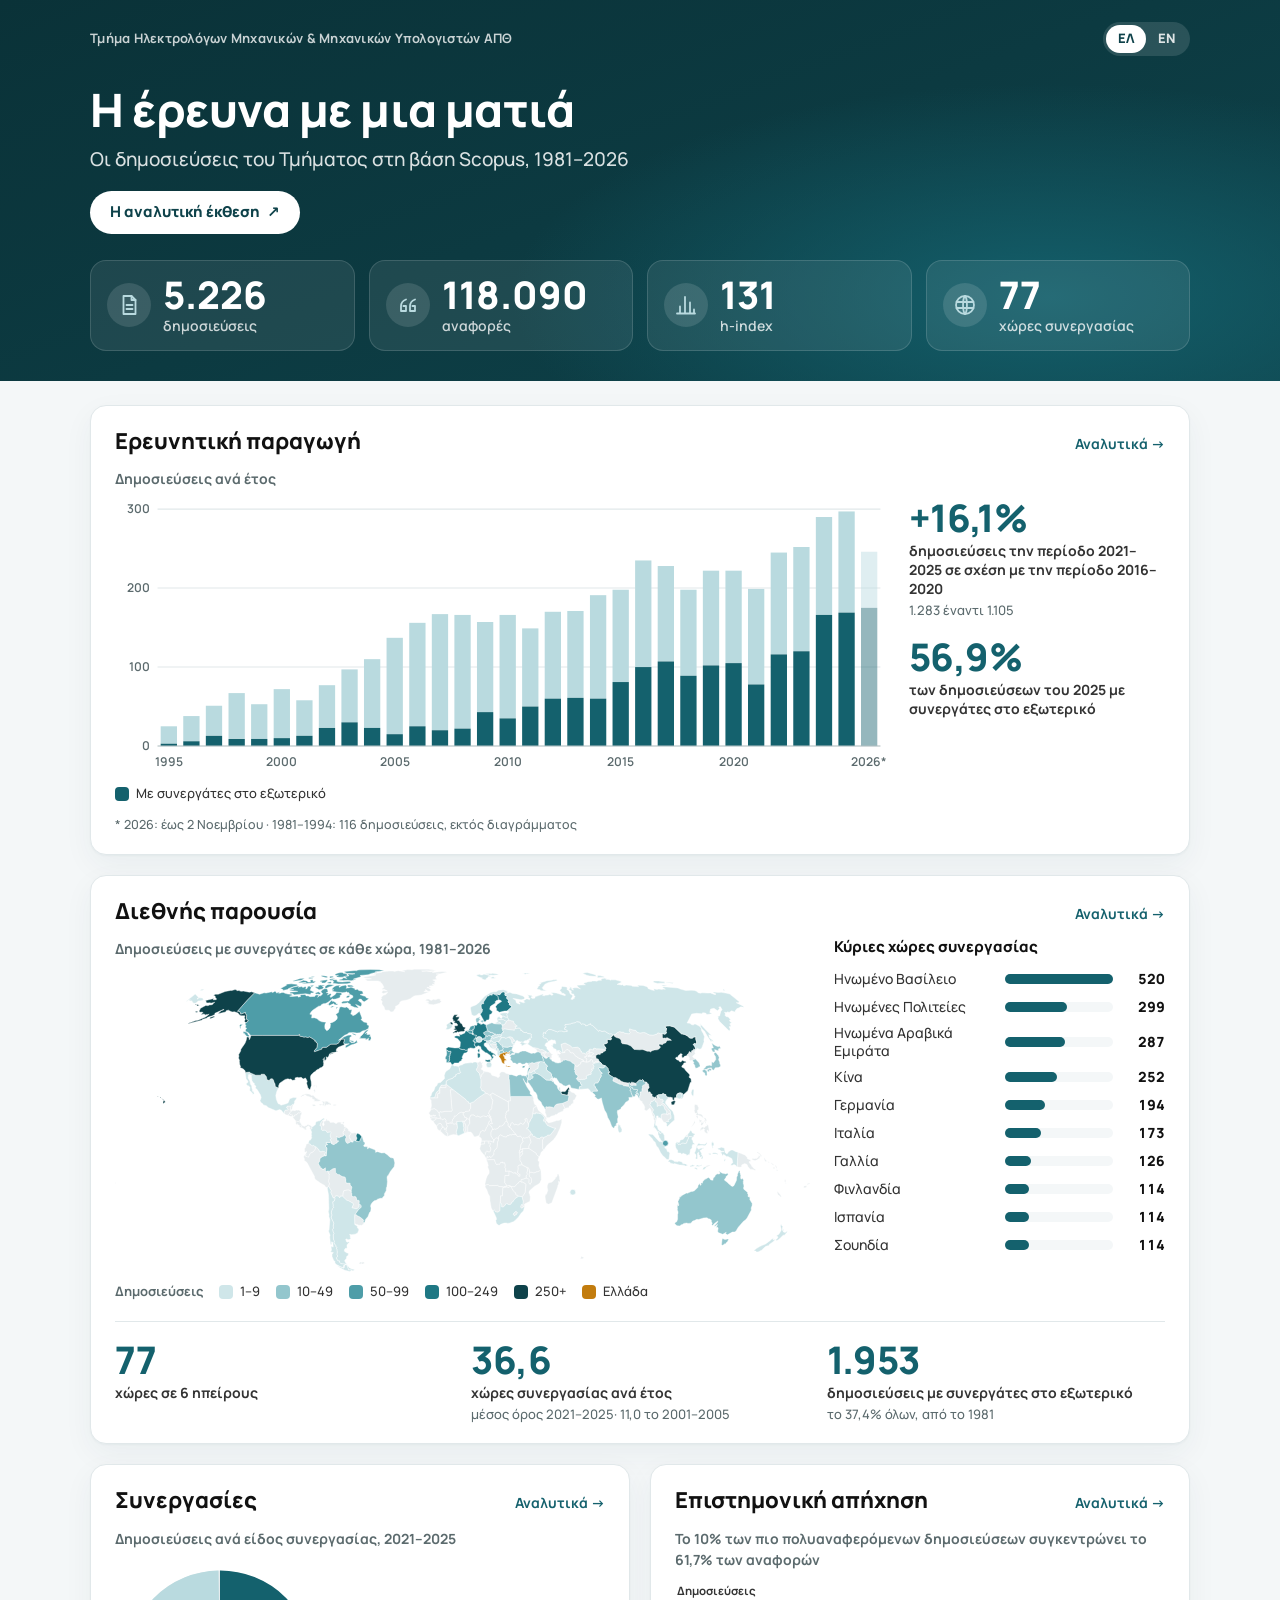
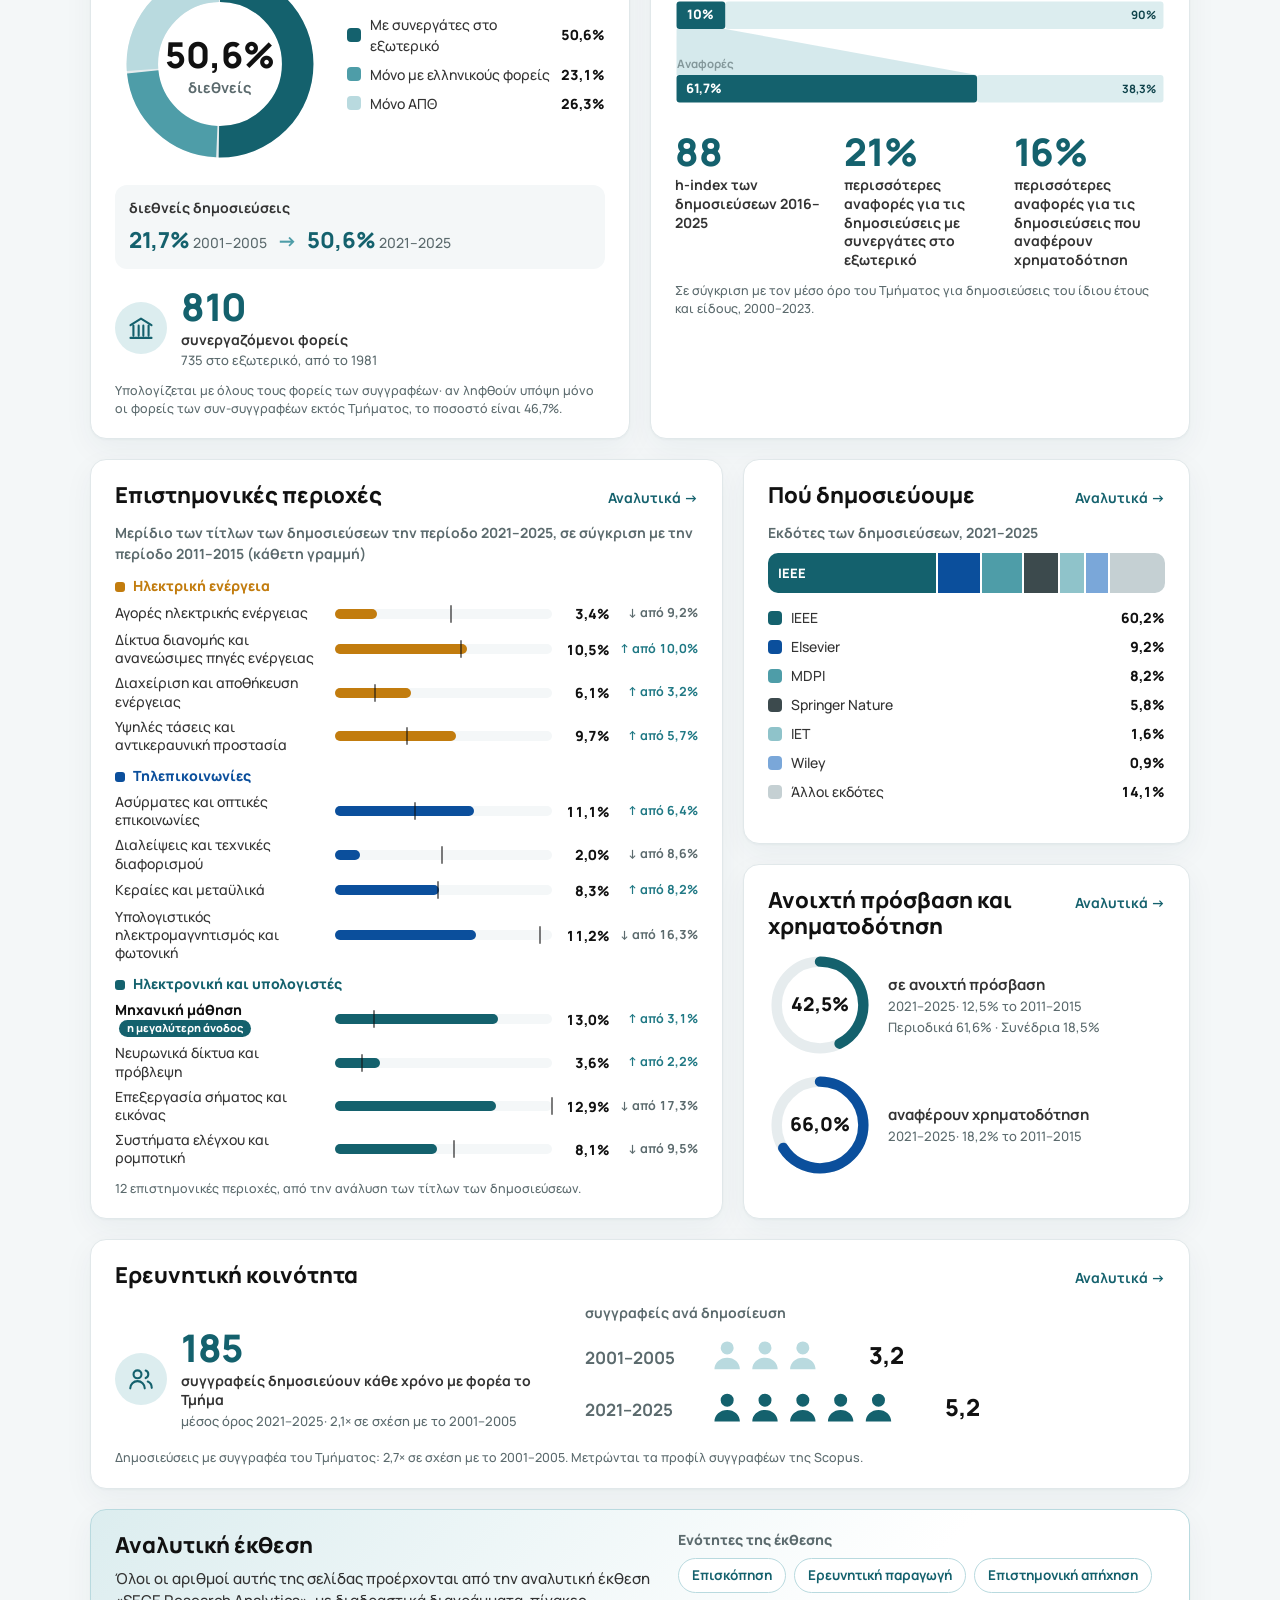
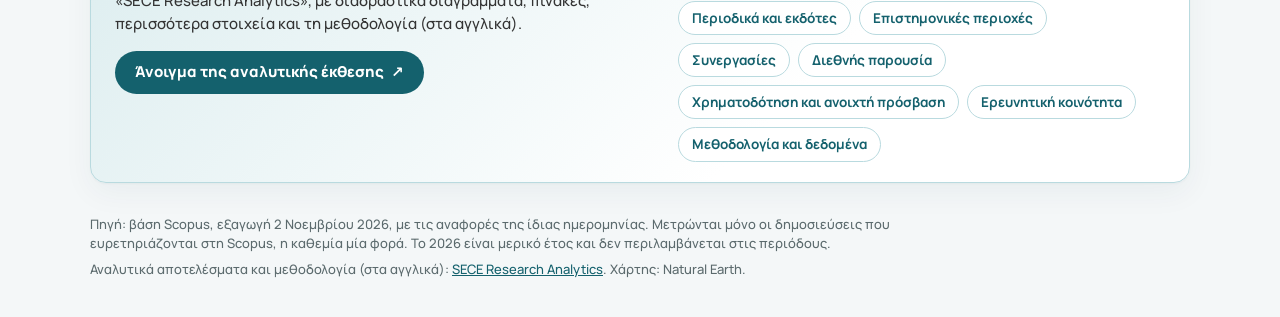
<file: index.html>
<!doctype html>
<html lang="el" data-el="./" data-en="en/">
<head>
<meta charset="utf-8">
<meta name="viewport" content="width=device-width, initial-scale=1">
<title>Η έρευνα με μια ματιά · Τμήμα Ηλεκτρολόγων Μηχανικών &amp; Μηχ. Υπολογιστών ΑΠΘ</title>
<meta name="description" content="Η έρευνα του Τμήματος Ηλεκτρολόγων Μηχανικών &amp; Μηχανικών Υπολογιστών ΑΠΘ σε αριθμούς: δημοσιεύσεις, αναφορές, συνεργασίες, επιστημονικές περιοχές και ανοιχτή πρόσβαση, από τα δεδομένα της βάσης Scopus.">
<link rel="canonical" href="https://georgekrd.github.io/SECE-Research-at-a-glance/">
<link rel="alternate" hreflang="el" href="https://georgekrd.github.io/SECE-Research-at-a-glance/">
<link rel="alternate" hreflang="en" href="https://georgekrd.github.io/SECE-Research-at-a-glance/en/">
<link rel="alternate" hreflang="x-default" href="https://georgekrd.github.io/SECE-Research-at-a-glance/">
<meta property="og:type" content="website">
<meta property="og:title" content="Η έρευνα με μια ματιά · Τμήμα Ηλεκτρολόγων Μηχανικών &amp; Μηχ. Υπολογιστών ΑΠΘ">
<meta property="og:description" content="Η έρευνα του Τμήματος Ηλεκτρολόγων Μηχανικών &amp; Μηχανικών Υπολογιστών ΑΠΘ σε αριθμούς: δημοσιεύσεις, αναφορές, συνεργασίες, επιστημονικές περιοχές και ανοιχτή πρόσβαση, από τα δεδομένα της βάσης Scopus.">
<meta property="og:url" content="https://georgekrd.github.io/SECE-Research-at-a-glance/">
<meta name="theme-color" content="#0e424a">
<link rel="icon" href="assets/favicon.svg" type="image/svg+xml">
<link rel="stylesheet" href="assets/glance.css">
<script>
/* ?lang=el or ?lang=en opens that language; ?embed=1 drops the page title (for a page that embeds this one). */
(function () {
  var q = new URLSearchParams(location.search), want = q.get("lang"), root = document.documentElement;
  if ((want === "el" || want === "en") && want !== root.lang) {
    q.delete("lang");
    var s = q.toString();
    location.replace(new URL(root.getAttribute("data-" + want), location.href).href + (s ? "?" + s : "") + location.hash);
  }
  if (q.get("embed") === "1") root.className += " embed";
})();
</script>
</head>
<body>
<header class="hero">
  <div class="wrap">
    <div class="hero-bar">
      <p class="eyebrow">Τμήμα Ηλεκτρολόγων Μηχανικών &amp; Μηχανικών Υπολογιστών ΑΠΘ</p>
      <nav class="lang-switch" aria-label="Γλώσσα">
        <a href="./" hreflang="el" lang="el" aria-current="page">ΕΛ</a>
        <a href="en/" hreflang="en" lang="en">EN</a>
      </nav>
    </div>
    <div class="hero-title">
      <h1>Η έρευνα με μια ματιά</h1>
      <p class="lead">Οι δημοσιεύσεις του Τμήματος στη βάση Scopus, 1981–2026</p>
      <a class="btn btn-hero" href="https://georgekrd.github.io/SECE-Statistics-site/" target="_blank" rel="noopener">Η αναλυτική έκθεση<span aria-hidden="true"> ↗</span></a>
    </div>
    <ul class="kpis">
      <li class="kpi"><span class="kpi-icon" aria-hidden="true"><svg viewBox="0 0 24 24" fill="none" stroke="currentColor" stroke-width="1.8" stroke-linecap="round" stroke-linejoin="round"><path d="M6.5 3h8l4 4v14h-12z"/><path d="M14.5 3v4h4M9.5 12h6M9.5 16h6"/></svg></span><span class="kpi-value">5.226</span><span class="kpi-label">δημοσιεύσεις</span></li>
      <li class="kpi"><span class="kpi-icon" aria-hidden="true"><svg viewBox="0 0 24 24" fill="none" stroke="currentColor" stroke-width="1.8" stroke-linecap="round" stroke-linejoin="round"><path d="M10 6.5C6.9 7.6 5 10 5 13.3V18h5v-5H7.4M19 6.5c-3.1 1.1-5 3.5-5 6.8V18h5v-5h-2.6"/></svg></span><span class="kpi-value">118.090</span><span class="kpi-label">αναφορές</span></li>
      <li class="kpi"><span class="kpi-icon" aria-hidden="true"><svg viewBox="0 0 24 24" fill="none" stroke="currentColor" stroke-width="1.8" stroke-linecap="round" stroke-linejoin="round"><path d="M3 20.5h18M6 20.5v-7M11 20.5V4M16 20.5v-11M20 20.5v-4"/></svg></span><span class="kpi-value">131</span><span class="kpi-label">h-index</span></li>
      <li class="kpi"><span class="kpi-icon" aria-hidden="true"><svg viewBox="0 0 24 24" fill="none" stroke="currentColor" stroke-width="1.8" stroke-linecap="round" stroke-linejoin="round"><circle cx="12" cy="12" r="9"/><path d="M3.5 9h17M3.5 15h17M12 3c2.6 2.6 2.6 15.4 0 18M12 3c-2.6 2.6-2.6 15.4 0 18"/></svg></span><span class="kpi-value">77</span><span class="kpi-label">χώρες συνεργασίας</span></li>
    </ul>
  </div>
</header>

<main class="wrap grid">
  <section class="card span-12" id="output" aria-labelledby="h-output">
    <div class="card-head"><h2 id="h-output">Ερευνητική παραγωγή</h2><a class="more" href="https://georgekrd.github.io/SECE-Statistics-site/output/" target="_blank" rel="noopener" title="Αναλυτικά αποτελέσματα (στα αγγλικά)">Αναλυτικά<span aria-hidden="true"> →</span></a></div>
    <div class="split split-output">
      <figure class="figure">
        <figcaption class="fig-title">Δημοσιεύσεις ανά έτος</figcaption>
        <svg class="chart chart-years" viewBox="0 0 760 272" role="img" aria-label="Δημοσιεύσεις ανά έτος" xmlns="http://www.w3.org/2000/svg"><line class="gridline" x1="42" x2="756" y1="244.0" y2="244.0"/><text class="tick" x="35" y="248.0" text-anchor="end">0</text><line class="gridline" x1="42" x2="756" y1="166.0" y2="166.0"/><text class="tick" x="35" y="170.0" text-anchor="end">100</text><line class="gridline" x1="42" x2="756" y1="88.0" y2="88.0"/><text class="tick" x="35" y="92.0" text-anchor="end">200</text><line class="gridline" x1="42" x2="756" y1="10.0" y2="10.0"/><text class="tick" x="35" y="14.0" text-anchor="end">300</text><g class="bar"><title>1995: 25 δημοσιεύσεις, 3 με συνεργάτες στο εξωτερικό (12,0%)</title><rect class="rest" x="45.1" y="224.5" width="16.1" height="17.2"/><rect class="intl" x="45.1" y="241.7" width="16.1" height="2.3"/></g><text class="tick minor" x="53.2" y="264" text-anchor="middle">1995</text><g class="bar"><title>1996: 38 δημοσιεύσεις, 6 με συνεργάτες στο εξωτερικό (15,8%)</title><rect class="rest" x="67.4" y="214.4" width="16.1" height="25.0"/><rect class="intl" x="67.4" y="239.3" width="16.1" height="4.7"/></g><g class="bar"><title>1997: 51 δημοσιεύσεις, 13 με συνεργάτες στο εξωτερικό (25,5%)</title><rect class="rest" x="89.7" y="204.2" width="16.1" height="29.6"/><rect class="intl" x="89.7" y="233.9" width="16.1" height="10.1"/></g><g class="bar"><title>1998: 67 δημοσιεύσεις, 9 με συνεργάτες στο εξωτερικό (13,4%)</title><rect class="rest" x="112.1" y="191.7" width="16.1" height="45.2"/><rect class="intl" x="112.1" y="237.0" width="16.1" height="7.0"/></g><g class="bar"><title>1999: 53 δημοσιεύσεις, 9 με συνεργάτες στο εξωτερικό (17,0%)</title><rect class="rest" x="134.4" y="202.7" width="16.1" height="34.3"/><rect class="intl" x="134.4" y="237.0" width="16.1" height="7.0"/></g><g class="bar"><title>2000: 72 δημοσιεύσεις, 10 με συνεργάτες στο εξωτερικό (13,9%)</title><rect class="rest" x="156.7" y="187.8" width="16.1" height="48.4"/><rect class="intl" x="156.7" y="236.2" width="16.1" height="7.8"/></g><text class="tick" x="164.7" y="264" text-anchor="middle">2000</text><g class="bar"><title>2001: 58 δημοσιεύσεις, 13 με συνεργάτες στο εξωτερικό (22,4%)</title><rect class="rest" x="179.0" y="198.8" width="16.1" height="35.1"/><rect class="intl" x="179.0" y="233.9" width="16.1" height="10.1"/></g><g class="bar"><title>2002: 77 δημοσιεύσεις, 23 με συνεργάτες στο εξωτερικό (29,9%)</title><rect class="rest" x="201.3" y="183.9" width="16.1" height="42.1"/><rect class="intl" x="201.3" y="226.1" width="16.1" height="17.9"/></g><g class="bar"><title>2003: 97 δημοσιεύσεις, 30 με συνεργάτες στο εξωτερικό (30,9%)</title><rect class="rest" x="223.6" y="168.3" width="16.1" height="52.3"/><rect class="intl" x="223.6" y="220.6" width="16.1" height="23.4"/></g><g class="bar"><title>2004: 110 δημοσιεύσεις, 23 με συνεργάτες στο εξωτερικό (20,9%)</title><rect class="rest" x="245.9" y="158.2" width="16.1" height="67.9"/><rect class="intl" x="245.9" y="226.1" width="16.1" height="17.9"/></g><g class="bar"><title>2005: 137 δημοσιεύσεις, 15 με συνεργάτες στο εξωτερικό (10,9%)</title><rect class="rest" x="268.2" y="137.1" width="16.1" height="95.2"/><rect class="intl" x="268.2" y="232.3" width="16.1" height="11.7"/></g><text class="tick minor" x="276.3" y="264" text-anchor="middle">2005</text><g class="bar"><title>2006: 156 δημοσιεύσεις, 25 με συνεργάτες στο εξωτερικό (16,0%)</title><rect class="rest" x="290.6" y="122.3" width="16.1" height="102.2"/><rect class="intl" x="290.6" y="224.5" width="16.1" height="19.5"/></g><g class="bar"><title>2007: 167 δημοσιεύσεις, 20 με συνεργάτες στο εξωτερικό (12,0%)</title><rect class="rest" x="312.9" y="113.7" width="16.1" height="114.7"/><rect class="intl" x="312.9" y="228.4" width="16.1" height="15.6"/></g><g class="bar"><title>2008: 166 δημοσιεύσεις, 22 με συνεργάτες στο εξωτερικό (13,3%)</title><rect class="rest" x="335.2" y="114.5" width="16.1" height="112.3"/><rect class="intl" x="335.2" y="226.8" width="16.1" height="17.2"/></g><g class="bar"><title>2009: 157 δημοσιεύσεις, 43 με συνεργάτες στο εξωτερικό (27,4%)</title><rect class="rest" x="357.5" y="121.5" width="16.1" height="88.9"/><rect class="intl" x="357.5" y="210.5" width="16.1" height="33.5"/></g><g class="bar"><title>2010: 166 δημοσιεύσεις, 35 με συνεργάτες στο εξωτερικό (21,1%)</title><rect class="rest" x="379.8" y="114.5" width="16.1" height="102.2"/><rect class="intl" x="379.8" y="216.7" width="16.1" height="27.3"/></g><text class="tick" x="387.8" y="264" text-anchor="middle">2010</text><g class="bar"><title>2011: 149 δημοσιεύσεις, 50 με συνεργάτες στο εξωτερικό (33,6%)</title><rect class="rest" x="402.1" y="127.8" width="16.1" height="77.2"/><rect class="intl" x="402.1" y="205.0" width="16.1" height="39.0"/></g><g class="bar"><title>2012: 170 δημοσιεύσεις, 60 με συνεργάτες στο εξωτερικό (35,3%)</title><rect class="rest" x="424.4" y="111.4" width="16.1" height="85.8"/><rect class="intl" x="424.4" y="197.2" width="16.1" height="46.8"/></g><g class="bar"><title>2013: 171 δημοσιεύσεις, 61 με συνεργάτες στο εξωτερικό (35,7%)</title><rect class="rest" x="446.7" y="110.6" width="16.1" height="85.8"/><rect class="intl" x="446.7" y="196.4" width="16.1" height="47.6"/></g><g class="bar"><title>2014: 191 δημοσιεύσεις, 60 με συνεργάτες στο εξωτερικό (31,4%)</title><rect class="rest" x="469.1" y="95.0" width="16.1" height="102.2"/><rect class="intl" x="469.1" y="197.2" width="16.1" height="46.8"/></g><g class="bar"><title>2015: 198 δημοσιεύσεις, 81 με συνεργάτες στο εξωτερικό (40,9%)</title><rect class="rest" x="491.4" y="89.6" width="16.1" height="91.3"/><rect class="intl" x="491.4" y="180.8" width="16.1" height="63.2"/></g><text class="tick minor" x="499.4" y="264" text-anchor="middle">2015</text><g class="bar"><title>2016: 235 δημοσιεύσεις, 100 με συνεργάτες στο εξωτερικό (42,6%)</title><rect class="rest" x="513.7" y="60.7" width="16.1" height="105.3"/><rect class="intl" x="513.7" y="166.0" width="16.1" height="78.0"/></g><g class="bar"><title>2017: 228 δημοσιεύσεις, 107 με συνεργάτες στο εξωτερικό (46,9%)</title><rect class="rest" x="536.0" y="66.2" width="16.1" height="94.4"/><rect class="intl" x="536.0" y="160.5" width="16.1" height="83.5"/></g><g class="bar"><title>2018: 198 δημοσιεύσεις, 89 με συνεργάτες στο εξωτερικό (44,9%)</title><rect class="rest" x="558.3" y="89.6" width="16.1" height="85.0"/><rect class="intl" x="558.3" y="174.6" width="16.1" height="69.4"/></g><g class="bar"><title>2019: 222 δημοσιεύσεις, 102 με συνεργάτες στο εξωτερικό (45,9%)</title><rect class="rest" x="580.6" y="70.8" width="16.1" height="93.6"/><rect class="intl" x="580.6" y="164.4" width="16.1" height="79.6"/></g><g class="bar"><title>2020: 222 δημοσιεύσεις, 105 με συνεργάτες στο εξωτερικό (47,3%)</title><rect class="rest" x="602.9" y="70.8" width="16.1" height="91.3"/><rect class="intl" x="602.9" y="162.1" width="16.1" height="81.9"/></g><text class="tick" x="611.0" y="264" text-anchor="middle">2020</text><g class="bar"><title>2021: 199 δημοσιεύσεις, 78 με συνεργάτες στο εξωτερικό (39,2%)</title><rect class="rest" x="625.2" y="88.8" width="16.1" height="94.4"/><rect class="intl" x="625.2" y="183.2" width="16.1" height="60.8"/></g><g class="bar"><title>2022: 245 δημοσιεύσεις, 116 με συνεργάτες στο εξωτερικό (47,3%)</title><rect class="rest" x="647.6" y="52.9" width="16.1" height="100.6"/><rect class="intl" x="647.6" y="153.5" width="16.1" height="90.5"/></g><g class="bar"><title>2023: 252 δημοσιεύσεις, 120 με συνεργάτες στο εξωτερικό (47,6%)</title><rect class="rest" x="669.9" y="47.4" width="16.1" height="103.0"/><rect class="intl" x="669.9" y="150.4" width="16.1" height="93.6"/></g><g class="bar"><title>2024: 290 δημοσιεύσεις, 166 με συνεργάτες στο εξωτερικό (57,2%)</title><rect class="rest" x="692.2" y="17.8" width="16.1" height="96.7"/><rect class="intl" x="692.2" y="114.5" width="16.1" height="129.5"/></g><g class="bar"><title>2025: 297 δημοσιεύσεις, 169 με συνεργάτες στο εξωτερικό (56,9%)</title><rect class="rest" x="714.5" y="12.3" width="16.1" height="99.8"/><rect class="intl" x="714.5" y="112.2" width="16.1" height="131.8"/></g><g class="bar partial"><title>2026 (έως 2 Νοεμβρίου): 246 δημοσιεύσεις, 175 με συνεργάτες στο εξωτερικό</title><rect class="rest" x="736.8" y="52.1" width="16.1" height="55.4"/><rect class="intl" x="736.8" y="107.5" width="16.1" height="136.5"/></g><text class="tick" x="744.8" y="264" text-anchor="middle">2026*</text><line class="axis" x1="42" x2="756" y1="244.0" y2="244.0"/></svg>
        <ul class="legend">
          <li><span class="swatch intl"></span>Με συνεργάτες στο εξωτερικό</li>
        </ul>
        <p class="note">* 2026: έως 2 Νοεμβρίου · 1981–1994: 116 δημοσιεύσεις, εκτός διαγράμματος</p>
      </figure>
      <div class="stats stats-stack">
<div class="stat"><span class="stat-value">+16,1%</span><span class="stat-label">δημοσιεύσεις την περίοδο 2021–2025 σε σχέση με την περίοδο 2016–2020</span><span class="stat-sub">1.283 έναντι 1.105</span></div><div class="stat"><span class="stat-value">56,9%</span><span class="stat-label">των δημοσιεύσεων του 2025 με συνεργάτες στο εξωτερικό</span></div>      </div>
    </div>
  </section>

  <section class="card span-12" id="reach" aria-labelledby="h-reach">
    <div class="card-head"><h2 id="h-reach">Διεθνής παρουσία</h2><a class="more" href="https://georgekrd.github.io/SECE-Statistics-site/geography/" target="_blank" rel="noopener" title="Αναλυτικά αποτελέσματα (στα αγγλικά)">Αναλυτικά<span aria-hidden="true"> →</span></a></div>
    <div class="split split-geo">
      <figure class="figure">
        <figcaption class="fig-title">Δημοσιεύσεις με συνεργάτες σε κάθε χώρα, 1981–2026</figcaption>
        <div class="map-wrap"><svg class="chart chart-map" viewBox="0 0 1000 435.1" role="img" aria-label="Παγκόσμιος χάρτης με τις 77 χώρες συνεργασίας του Τμήματος, χρωματισμένες κατά αριθμό κοινών δημοσιεύσεων" xmlns="http://www.w3.org/2000/svg"><g class="land"><path d="M674.4,133.1 678.9,134.2 680.6,133.2 681.6,133.8 682.1,132.3 683.7,132.4 684.0,130.6 684.8,129.4 686.4,130.2 686.4,131.2 687.2,131.3 687.6,134.1 688.9,135.1 692.0,132.7 696.6,132.9 697.3,133.8 689.0,135.9 687.8,137.3 689.4,140.3 688.4,141.7 688.8,142.9 688.3,144.1 685.7,144.0 687.2,146.2 685.7,147.0 684.9,149.0 685.4,151.0 684.6,151.9 681.5,152.0 681.4,152.9 679.4,152.9 678.2,154.8 678.6,157.6 675.3,158.9 673.4,158.6 673.0,159.3 671.3,158.9 668.7,159.4 663.9,157.7 665.9,154.8 665.3,152.7 663.2,152.1 661.4,147.4 662.2,145.6 660.9,145.1 661.6,138.7 664.5,139.9 666.4,139.5 666.7,138.0 668.7,137.5 670.0,136.5 670.0,133.9 672.0,133.3 672.2,132.1Z"/><path d="M535.7,274.5 545.8,274.2 547.3,278.6 549.0,281.3 551.8,280.6 553.3,281.1 554.5,278.4 556.2,278.2 556.4,277.7 557.8,277.7 557.5,278.8 560.9,278.8 561.5,282.1 561.2,286.1 562.2,287.3 561.9,291.2 565.6,290.5 566.9,290.6 567.1,291.7 567.0,297.1 561.2,297.1 560.8,307.4 564.3,312.2 559.2,313.5 552.5,313.0 550.6,311.5 539.0,311.8 537.3,310.4 535.5,310.3 532.5,311.4 532.3,309.4 533.9,302.1 535.5,297.8 538.1,294.3 538.4,291.9 538.3,290.0 536.1,284.9 537.1,282.9 535.7,277.6 534.3,275.6ZM535.5,271.3 534.9,273.6 534.2,273.9 533.5,271.5 535.5,269.5 536.5,270.6Z"/><path d="M621.3,128.5 620.3,128.6 618.9,126.2 617.8,126.2 613.1,123.7 613.1,122.1 612.5,121.0 616.0,120.5 617.7,121.9 617.3,122.7 618.9,123.8 618.3,124.8 620.8,126.3Z"/><path d="M671.2,413.4 672.5,414.4 674.7,414.8 673.4,416.8 669.6,417.0Z"/><path d="M618.5,128.2 616.9,126.7 616.3,125.4 618.9,126.2 620.3,128.6ZM620.1,118.6 622.2,120.6 623.4,120.8 625.0,118.6 628.4,122.7 629.6,122.8 630.5,123.7 628.5,123.9 628.2,127.6 627.4,128.4 627.7,130.0 627.1,130.1 625.2,128.4 625.8,126.8 624.9,125.9 623.9,126.1 621.3,128.5 620.8,126.3 618.3,124.8 618.9,123.8 617.3,122.7 617.7,121.9 616.0,120.5 616.5,119.9 620.0,121.1 620.3,120.7 618.8,118.9Z"/><path d="M585.6,262.9 586.4,266.0 583.6,269.6 582.4,269.7 582.3,265.8 581.6,264.3 583.3,264.6 584.2,262.7Z"/><path d="M507.6,234.7 505.2,235.1 504.5,232.9 504.7,225.4 504.1,224.7 504.0,223.1 502.2,221.0 502.5,219.3 503.5,218.9 504.0,217.5 505.4,217.2 507.0,215.3 508.0,215.3 510.1,217.1 510.6,220.2 510.1,221.5 510.4,222.3 508.2,225.4 507.6,227.4Z"/><path d="M484.9,221.3 484.7,219.4 485.5,218.1 485.4,217.0 487.6,214.3 488.1,212.0 488.8,211.2 490.2,211.7 491.3,211.0 494.4,207.7 497.0,206.3 498.6,205.9 499.3,206.5 501.0,206.5 501.2,209.5 502.8,211.7 502.9,213.3 506.1,214.0 506.0,216.2 505.4,217.2 504.0,217.5 503.5,218.9 502.5,219.3 498.8,219.0 497.9,219.5 491.8,219.4 492.1,223.7 490.2,222.9 488.9,223.0 487.9,223.8Z"/><path d="M287.5,173.0 288.1,175.7 287.8,177.6 287.1,177.8 286.7,175.9 285.8,175.0 286.7,172.9ZM289.9,170.7 289.4,170.3 289.8,168.6 288.8,166.9 290.7,168.4ZM288.6,167.5 288.5,168.4 285.4,168.9 285.5,167.7Z"/><path d="M547.6,115.9 545.2,114.7 541.9,111.4 539.9,108.9 540.4,107.6 541.3,108.3 541.8,107.7 543.0,107.6 549.1,108.8 548.6,110.2 549.9,111.5 549.6,113.0 547.8,114.2Z"/><path d="M566.7,73.3 569.3,74.1 569.8,74.9 571.0,74.5 573.4,75.2 573.9,76.7 573.5,77.5 576.4,80.1 576.3,80.6 578.9,82.0 578.1,82.7 575.7,82.9 577.3,85.9 575.2,86.1 574.6,86.7 574.7,88.3 561.7,86.5 559.8,86.5 557.4,87.5 556.3,84.7 557.7,84.0 556.5,80.3 558.8,80.3 561.2,79.1 561.6,77.4 563.4,76.4 563.0,75.0Z"/><path d="M253.1,197.1 253.5,196.5 253.9,196.8 255.2,194.9 256.2,195.3 254.7,201.3 252.9,203.4 252.1,203.4Z"/><path d="M305.6,290.7 309.1,290.9 309.7,289.9 313.5,287.4 317.1,286.8 317.3,292.7 320.5,295.6 323.6,296.2 324.8,297.4 328.0,299.0 329.7,299.0 331.4,299.9 332.4,304.2 331.6,304.2 332.9,308.0 338.3,308.2 338.4,311.3 340.0,312.3 340.8,314.3 339.9,318.3 340.4,320.1 339.6,320.8 339.4,319.8 336.7,318.1 334.1,318.1 329.4,319.0 328.4,321.9 327.8,327.6 327.3,326.9 324.2,326.8 323.4,329.4 321.5,327.0 317.8,326.2 315.9,329.2 314.0,329.6 310.4,321.5 311.0,318.3 309.4,316.9 308.7,314.6 307.2,312.3 308.6,308.8 307.1,306.1 307.7,305.0 307.1,303.8 308.0,302.1 307.8,297.1 308.4,296.0Z"/><path d="M824.2,237.4 824.0,241.0 822.7,240.9 822.1,242.0 820.8,240.4Z"/><path d="M748.4,164.5 749.7,165.5 750.0,167.5 745.4,167.4 743.8,167.9 741.1,166.7 740.9,166.0 742.2,163.6 743.5,162.8 747.0,163.6Z"/><path d="M580.9,327.1 576.8,329.5 574.3,331.9 572.3,335.3 570.8,335.6 569.9,338.2 568.2,339.0 566.0,338.8 563.6,337.5 562.2,338.2 561.5,339.8 558.7,342.3 556.7,342.6 556.2,341.4 556.5,339.4 555.0,336.3 554.3,335.8 554.7,326.3 557.4,326.2 557.9,314.5 564.2,313.3 565.3,314.6 567.1,313.4 570.0,312.9 572.3,317.9 575.3,321.5 576.4,321.9 577.1,325.1 579.2,325.6Z"/><path d="M576.9,238.1 575.9,238.4 572.0,238.0 569.7,239.2 568.5,238.5 565.4,240.1 564.2,239.8 562.9,242.0 558.8,241.0 554.7,238.7 553.2,239.8 552.1,241.4 551.9,243.7 548.1,243.0 546.5,244.7 545.0,247.7 544.6,245.3 543.3,244.2 540.7,239.7 540.6,237.4 540.8,234.8 542.8,230.9 545.2,230.7 545.7,229.9 546.8,230.7 550.4,229.4 553.0,227.0 552.7,225.9 556.2,225.8 558.8,224.3 560.8,220.7 562.2,219.4 563.9,218.8 564.3,220.2 565.9,222.3 565.7,226.0 570.4,229.6 570.5,230.7 573.6,233.8 574.3,235.7 576.4,237.0Z"/><path d="M477.5,221.9 480.8,222.1 481.4,221.1 482.6,220.8 483.1,222.2 484.9,221.3 487.9,223.8 488.9,223.0 490.2,222.9 492.1,223.7 492.8,228.3 490.9,234.8 492.1,237.6 492.0,238.8 486.9,238.3 483.6,238.8 478.3,240.9 478.7,236.5 475.9,234.0 476.5,232.6 476.2,231.0 476.3,230.1 476.8,230.1 476.7,228.0 478.1,227.2 476.7,223.2 477.0,222.1Z"/><path d="M540.4,213.2 541.6,215.3 541.7,219.6 543.3,222.6 539.7,222.5 539.1,224.0 540.7,225.9 542.0,226.5 543.3,230.1 540.8,234.8 540.7,239.7 543.3,244.2 544.6,245.3 544.8,249.5 540.3,247.8 527.1,247.7 527.5,245.1 526.4,242.9 525.1,242.4 523.8,240.5 524.6,237.3 525.9,234.1 526.7,234.1 528.4,232.2 529.4,232.1 531.0,233.5 532.9,232.4 534.2,228.1 535.7,226.7 538.0,219.9 540.3,217.4 540.7,215.8 539.6,214.5 539.7,213.4Z"/><path d="M582.4,269.7 583.1,276.3 584.7,278.1 586.1,282.2 585.1,281.9 581.3,282.4 580.5,282.8 579.7,284.9 580.3,286.3 579.3,293.5 581.9,295.3 582.7,294.7 582.8,298.2 580.7,298.2 578.6,295.0 576.5,294.6 575.9,292.9 574.2,293.9 571.9,293.4 571.0,292.0 568.0,291.7 567.8,290.7 565.6,290.5 561.9,291.2 562.2,287.3 561.2,286.1 561.5,282.1 560.9,278.8 557.5,278.8 557.8,277.7 556.4,277.7 556.2,278.2 554.5,278.4 553.3,281.1 551.8,280.6 549.0,281.3 547.3,278.6 545.8,274.2 537.5,274.2 534.6,274.9 534.2,273.9 534.9,273.6 535.5,271.3 536.5,270.6 537.2,271.0 538.2,269.7 539.7,269.8 539.9,270.7 541.0,271.3 545.0,266.6 544.9,263.9 546.1,260.7 549.3,257.5 549.6,256.5 550.3,249.4 551.7,245.7 552.1,241.4 553.2,239.8 554.7,238.7 558.8,241.0 562.9,242.0 564.2,239.8 565.4,240.1 568.5,238.5 570.6,239.1 571.0,238.3 572.0,238.0 575.9,238.4 576.9,238.1 578.6,240.7 579.9,241.1 583.5,240.1 584.1,241.5 586.6,243.7 586.5,247.5 587.6,247.9 585.7,249.9 584.0,253.1 583.2,259.4 582.3,260.4 581.6,264.3 582.3,265.8Z"/><path d="M551.9,243.7 551.7,245.7 550.3,249.4 549.6,256.5 549.3,257.5 546.1,260.7 544.9,263.9 545.0,266.6 541.0,271.3 539.9,270.7 539.7,269.8 538.2,269.7 537.2,271.0 535.5,269.5 533.5,271.5 531.2,268.0 533.3,266.2 532.3,264.1 533.2,263.3 535.1,262.9 535.4,261.4 536.8,263.0 539.3,263.1 540.6,259.4 540.3,256.9 538.9,255.0 540.1,251.2 539.4,250.5 537.3,250.8 536.6,249.1 536.8,247.7 540.3,247.8 544.8,249.5 545.0,247.7 546.5,244.7 548.1,243.0Z"/><path d="M268.9,224.0 267.8,224.2 267.7,225.6 268.3,226.0 267.5,228.3 266.0,227.6 265.5,226.9 265.8,225.6 263.0,223.8 262.2,222.3 262.3,223.2 261.7,224.0 260.3,222.8 259.9,222.1 260.5,220.1 259.7,219.6 260.8,218.6 262.6,219.4 263.3,219.0 264.2,219.3 265.4,220.2 266.1,219.5 266.7,221.3Z"/><path d="M274.5,179.5 279.0,179.8 281.4,180.9 282.3,182.1 285.0,181.7 289.4,186.0 291.8,186.6 291.5,187.5 293.5,187.7 295.5,189.0 295.0,189.8 293.2,190.2 285.4,190.4 287.5,188.6 286.5,187.7 284.7,187.5 283.9,186.6 283.5,184.7 281.9,184.8 278.8,183.3 275.3,182.8 274.4,182.1 275.6,181.3 272.9,181.1 270.7,182.8 269.5,182.9 269.0,183.7 266.5,183.7 270.2,180.8Z"/><path d="M618.2,214.3 619.4,214.5 620.2,213.7 620.9,214.8 620.9,216.1 619.3,216.9 620.6,217.8 619.6,219.5 619.0,218.9 616.7,219.1 616.4,217.2Z"/><path d="M301.5,196.3 301.6,195.4 301.0,194.4 301.7,193.9 302.4,190.3 304.6,190.3 306.9,191.1 307.3,192.2 308.8,192.2 308.6,193.1 309.8,193.3 311.0,194.5 309.9,195.8 308.6,195.1 306.4,195.1 304.8,195.9 304.5,195.1 303.5,195.5 302.2,197.8 301.5,197.2Z"/><path d="M288.1,255.6 288.5,258.0 287.6,260.2 284.6,263.6 281.2,264.9 279.6,267.7 279.1,269.9 277.6,271.2 276.3,269.6 274.0,269.5 273.9,268.3 274.7,267.5 274.3,266.2 275.8,263.7 275.2,262.3 274.1,263.8 272.4,262.4 273.0,261.5 272.5,258.5 273.4,258.0 275.0,253.9 274.8,252.6 278.3,250.6 281.6,252.4 282.3,253.8 284.7,254.2 285.5,253.7Z"/><path d="M601.4,208.1 601.1,206.8 602.2,199.9 603.0,198.9 605.1,198.3 606.4,196.5 609.1,203.2 614.6,207.9 620.2,213.7 619.4,214.5 618.2,214.3 613.9,209.1 611.4,207.8 609.5,207.8 608.8,207.1 607.2,207.9 605.5,206.4 604.7,208.8Z"/><path d="M476.5,164.9 476.3,170.7 467.4,170.5 467.3,178.9 464.7,179.2 464.0,180.9 464.4,185.6 453.6,185.6 453.0,186.7 453.2,185.3 459.4,185.0 460.9,182.4 462.0,177.8 465.9,174.3 467.3,170.2 468.1,169.9 469.1,167.4 471.4,167.0 473.6,167.5 474.5,166.7 476.1,166.6 476.1,164.9Z"/><path d="M994.5,311.6 995.2,312.5 994.3,314.2 992.5,314.7 991.0,314.2 991.1,312.8 992.5,311.7 993.7,312.1ZM995.7,309.3 998.1,308.4 1000.0,307.4 999.6,309.0 995.7,310.5ZM0.4,309.0 0.0,307.4 0.5,307.3 0.6,308.8Z"/><path d="M350.9,423.5 353.3,421.6 355.6,422.4 356.7,421.2 359.1,422.6 358.6,423.7 355.6,424.6 354.2,423.5 352.6,424.9Z"/><path d="M531.7,247.7 536.4,247.5 537.3,250.8 539.4,250.5 540.1,251.2 538.9,255.0 540.3,256.9 540.6,259.4 539.3,263.1 536.8,263.0 535.4,261.4 535.1,262.9 533.2,263.3 532.3,264.1 533.3,266.2 531.2,268.0 526.4,262.1 524.7,258.7 526.7,251.8 531.7,251.6Z"/><path d="M602.0,113.4 602.2,113.0 608.3,114.1 612.6,116.2 614.1,115.7 616.6,116.4 617.6,117.7 619.3,118.5 618.8,118.9 620.3,120.7 618.6,120.9 616.5,119.9 616.0,120.5 612.5,121.0 609.8,119.4 607.0,119.5 607.2,118.1 606.2,115.9Z"/><path d="M461.8,214.1 465.1,214.9 467.9,214.6 468.0,215.8 469.2,215.3 471.6,216.5 474.5,215.0 476.6,218.0 475.9,219.9 476.5,219.6 476.8,220.0 476.7,220.9 477.5,221.9 477.0,222.1 476.7,223.2 478.1,227.2 476.7,228.0 476.8,230.1 475.5,230.0 475.0,231.3 474.2,231.3 473.6,230.6 473.8,229.3 472.7,227.3 470.6,227.9 470.3,224.9 468.9,222.4 466.7,222.4 465.2,223.1 462.9,226.1 460.6,222.9 459.2,221.8 458.5,219.7 457.7,219.2 459.0,217.6 461.6,216.6Z"/><path d="M453.4,210.8 456.4,210.7 457.1,210.0 458.0,209.9 459.1,210.7 460.9,210.2 461.4,211.1 460.2,211.9 457.8,211.1 455.6,212.3 453.0,212.3Z"/><path d="M453.4,214.8 456.6,214.0 461.8,214.1 461.6,216.6 459.0,217.6 457.7,219.2 456.2,217.8 455.1,217.6Z"/><path d="M527.1,247.7 531.7,247.7 531.7,251.6 526.7,251.8 526.2,251.3Z"/><path d="M414.3,2.0 421.2,0.8 427.5,0.9 430.3,0.2 451.1,0.2 461.9,1.8 458.2,2.6 441.2,2.9 441.9,3.3 448.6,3.0 453.9,3.8 457.7,3.1 459.0,3.9 456.6,5.1 470.8,3.5 476.3,3.9 477.2,4.8 468.1,6.9 462.0,7.3 466.3,7.4 461.9,10.6 461.5,13.3 463.6,14.9 457.1,15.8 460.5,17.2 460.6,19.3 458.4,19.6 460.7,21.8 456.1,22.0 458.3,23.0 457.5,24.0 451.7,24.4 453.9,26.2 453.8,27.4 449.9,26.3 448.7,27.0 451.3,27.6 453.8,29.3 454.2,31.5 450.4,32.0 446.7,29.4 447.0,31.2 444.3,32.6 452.8,32.9 440.4,37.5 431.6,38.5 429.1,39.5 425.4,42.5 420.2,44.5 412.3,46.0 409.9,47.7 409.4,49.7 407.7,51.6 403.5,53.9 403.8,56.2 400.2,61.5 396.9,61.7 394.2,59.3 389.6,59.3 387.9,57.7 387.2,54.8 384.5,51.2 384.0,49.3 384.5,46.8 382.4,44.1 383.9,42.1 382.8,41.1 386.2,37.8 389.8,36.8 392.3,33.5 386.1,35.2 383.8,34.3 384.4,32.5 385.8,31.0 391.8,31.7 387.3,29.1 385.1,29.4 383.7,28.8 387.0,26.3 384.1,20.7 382.0,19.7 382.6,18.6 378.0,17.2 363.5,17.3 359.2,14.9 368.9,14.0 360.9,13.3 357.2,12.3 358.1,11.4 374.1,9.1 375.4,8.3 370.9,7.4 373.2,6.5 383.8,4.8 383.7,3.8 394.5,2.9 400.2,2.9 401.7,3.5 407.4,2.4 417.2,4.0 413.5,2.9Z"/><path d="M243.2,207.8 243.8,206.0 243.5,205.4 245.1,202.8 248.7,202.8 248.9,201.6 246.4,198.9 247.7,198.9 247.9,197.1 253.1,197.1 252.1,203.4 254.8,203.9 252.0,206.0 251.2,208.1 248.9,210.4 245.8,209.7Z"/><path d="M341.1,248.9 338.8,248.7 337.9,249.6 335.7,250.3 335.4,251.0 334.0,250.8 332.3,249.3 331.4,246.1 331.9,243.4 332.7,242.2 332.1,240.7 331.2,240.2 331.6,238.8 330.9,238.0 329.5,238.2 327.6,235.7 328.4,234.8 328.4,233.3 330.9,232.2 329.9,231.0 330.2,229.8 332.5,227.9 334.3,229.1 336.0,231.2 336.0,232.9 337.1,232.9 339.6,235.7 339.1,238.6 337.3,239.4 336.9,241.9 338.1,244.2 339.0,244.2 339.4,246.1Z"/><path d="M268.7,206.3 267.7,206.2 264.9,207.5 263.7,206.9 260.9,210.0 260.2,209.4 259.5,210.3 258.2,210.3 258.1,211.9 256.4,212.8 256.0,211.8 255.2,211.5 255.2,209.9 253.4,210.0 251.2,208.1 252.0,206.0 255.8,203.4 258.5,203.8 261.1,203.0 262.6,203.4 263.9,203.0 265.6,203.5Z"/><path d="M302.0,190.9 301.7,193.9 301.0,194.4 301.6,195.4 301.5,196.3 296.7,195.7 295.3,196.4 293.9,195.3 294.3,194.3 298.9,195.0 299.9,194.3 298.8,192.9 299.0,191.6 297.3,191.1 298.0,190.2Z"/><path d="M468.3,43.1 467.6,45.0 469.9,46.9 466.8,49.1 458.2,51.6 449.2,50.2 451.6,49.0 447.0,47.6 451.0,47.0 451.0,46.2 446.5,45.5 448.2,43.7 451.6,43.3 454.8,45.2 458.3,43.6 461.0,44.4 464.7,42.9Z"/><path d="M285.4,194.9 287.2,195.1 288.6,195.9 289.0,196.8 286.1,197.4 283.2,195.7 283.6,195.0Z"/><path d="M610.1,270.3 606.1,267.0 605.9,265.2 595.3,258.2 595.3,254.7 598.5,248.9 596.9,243.5 595.5,241.3 599.1,237.2 600.6,237.7 600.6,239.5 601.6,240.6 603.5,240.6 607.1,243.4 611.2,244.0 612.0,242.6 614.5,241.2 615.7,242.3 617.6,242.3 615.2,246.0 615.3,257.9 616.9,260.6 614.9,261.9 614.2,263.2 613.2,263.5 611.3,269.2Z"/><path d="M682.2,117.2 682.4,115.8 683.9,115.3 688.4,116.4 688.3,114.5 689.6,113.8 693.6,115.2 694.4,114.8 702.6,115.3 705.9,116.9 705.8,117.6 702.3,119.4 701.7,120.7 698.5,121.1 698.1,123.1 695.2,122.7 691.6,124.9 692.1,125.6 691.6,126.4 686.8,126.9 683.3,125.8 680.5,126.1 680.3,124.2 683.3,124.7 684.0,123.7 686.0,124.0 688.7,121.7 685.2,120.0 683.6,120.8 681.4,119.6 683.0,117.5Z"/><path d="M786.4,215.4 785.4,211.5 786.8,208.8 790.4,208.2 793.0,208.6 795.5,209.9 796.5,207.6 799.1,208.9 800.0,211.0 800.1,214.9 795.6,217.4 797.1,219.4 794.2,219.6 791.8,221.0 789.5,220.5Z"/><path d="M629.1,157.3 629.7,159.5 630.9,161.9 629.0,162.0 628.1,160.5 625.7,160.1 627.3,157.0Z"/><path d="M799.1,208.9 796.5,207.6 795.5,209.9 793.0,208.6 793.8,207.1 793.5,204.4 790.9,201.5 790.2,198.3 787.7,195.7 785.6,195.4 785.2,196.6 783.6,196.7 782.7,196.1 780.1,198.0 779.7,191.7 777.8,191.5 777.4,189.6 776.0,188.6 776.4,187.4 778.4,185.2 778.7,186.0 780.2,186.1 779.1,182.3 780.5,181.9 784.3,187.4 787.7,187.4 789.3,190.3 787.6,191.1 787.0,192.3 790.7,194.3 795.7,201.0 798.2,203.3 799.2,205.6Z"/><path d="M476.3,230.1 476.5,232.6 475.9,234.0 478.7,236.5 478.3,240.9 474.7,239.4 467.9,233.0 468.7,231.0 471.3,227.7 472.7,227.3 473.8,229.3 473.6,230.6 474.2,231.3 475.0,231.3 475.5,230.0Z"/><path d="M568.7,183.4 569.0,189.9 565.8,189.9 565.8,191.3 543.4,178.8 538.8,181.8 537.2,180.0 532.9,178.6 531.6,176.5 529.4,175.0 528.2,175.6 527.0,172.4 525.4,170.0 526.4,168.6 526.6,160.6 525.5,156.2 526.8,155.4 526.7,152.7 530.5,149.4 530.6,146.9 533.8,148.0 534.9,147.8 537.1,148.3 540.7,149.8 542.1,152.7 548.4,154.7 551.3,156.3 553.8,154.0 553.0,151.4 553.8,149.9 555.6,148.3 557.5,147.9 561.1,148.5 562.1,150.0 566.7,151.0 567.4,152.0 566.5,153.6 567.0,155.0 566.5,157.0 567.4,159.7Z"/><path d="M578.2,349.6 579.1,350.6 577.6,353.2 576.1,353.7 575.5,354.8 574.5,355.1 572.7,352.6 575.8,349.2 577.1,348.6Z"/><path d="M566.3,98.1 568.4,97.3 571.4,98.4 572.6,99.3 572.6,100.3 573.6,100.9 575.5,103.8 572.5,103.8 572.8,104.3 571.3,106.8 570.7,105.3 570.6,102.6 567.1,98.4Z"/><path d="M638.3,295.7 639.5,299.2 639.8,303.1 640.4,304.7 640.0,306.2 639.5,307.2 638.6,305.3 638.1,306.2 638.4,308.7 638.1,310.0 637.3,310.8 636.9,313.6 628.5,336.4 623.7,338.6 620.2,336.6 618.9,329.3 618.8,327.0 619.5,324.6 620.8,324.1 622.8,318.4 621.9,314.8 621.9,311.8 623.4,307.9 628.7,306.5 632.8,302.6 633.7,301.0 633.4,299.6 634.6,300.0 636.2,297.7 636.4,295.7 637.4,294.3Z"/><path d="M467.9,214.6 467.8,212.3 466.7,211.4 466.1,207.5 467.1,206.9 467.6,205.0 470.4,205.8 472.0,205.2 473.0,205.4 473.4,204.7 484.6,204.6 485.2,202.3 484.8,201.9 482.4,173.7 486.6,173.6 505.0,187.9 505.7,189.5 508.7,190.9 508.7,193.0 511.8,192.7 511.8,200.2 510.3,202.4 510.1,204.4 503.9,205.2 502.8,206.4 499.3,206.5 498.6,205.9 497.0,206.3 494.4,207.7 491.3,211.0 490.2,211.7 488.8,211.2 488.1,212.0 487.6,214.3 485.4,217.0 485.5,218.1 484.7,219.4 484.9,221.3 483.1,222.2 482.6,220.8 481.4,221.1 480.8,222.1 477.5,221.9 476.7,220.9 476.8,220.0 476.5,219.6 475.9,219.9 476.6,218.0 474.5,215.0 471.6,216.5 469.2,215.3 468.0,215.8Z"/><path d="M776.0,188.6 773.2,190.7 771.2,190.9 770.5,194.4 769.4,195.0 774.7,202.4 774.0,205.2 773.1,205.8 776.1,210.1 776.8,213.4 778.2,216.4 775.8,222.8 775.4,220.3 776.0,217.9 774.9,215.9 774.8,212.4 773.4,210.7 771.1,202.7 769.5,200.0 765.1,203.9 761.6,202.9 762.1,198.8 761.1,195.8 758.4,192.0 758.6,190.8 756.9,190.4 754.5,187.7 753.9,185.1 754.9,185.6 754.6,183.2 755.8,182.5 755.3,181.1 755.7,180.0 755.2,176.6 757.5,177.3 758.2,174.6 758.1,173.0 759.0,170.3 758.5,168.4 761.6,166.1 763.6,166.7 763.0,164.7 763.8,164.1 763.3,162.9 764.8,162.6 766.2,164.6 767.5,165.3 768.6,170.6 766.6,173.3 767.1,177.2 769.8,176.6 771.1,179.6 772.9,180.3 772.6,183.0 776.2,184.8 778.0,183.9 778.4,185.2 776.4,187.4Z"/><path d="M717.1,94.7 719.5,94.1 723.0,91.4 726.1,89.9 728.7,90.9 731.3,90.9 733.6,92.4 740.0,93.3 741.4,91.1 739.5,89.3 740.5,86.0 743.9,87.3 749.5,88.5 751.1,90.9 755.3,92.2 760.2,91.2 762.9,91.6 768.4,94.7 774.0,95.2 778.9,93.9 781.3,91.7 784.8,93.1 787.6,92.8 787.6,98.4 788.9,99.6 790.1,99.2 792.8,99.7 794.1,98.6 800.1,101.8 800.4,102.9 798.2,102.6 794.8,103.0 793.5,103.9 792.6,106.0 789.4,107.3 787.6,109.0 783.2,108.0 782.8,110.1 785.0,112.4 782.6,115.2 780.1,116.3 776.3,116.5 772.6,117.6 770.3,119.3 768.8,118.3 765.6,118.3 761.1,116.4 758.4,115.9 755.1,116.3 746.8,115.7 742.3,110.8 736.8,108.4 730.0,107.4 728.6,106.1 728.1,102.3 725.4,99.8 721.3,98.6 718.6,96.9Z"/><path d="M596.6,292.6 598.7,292.3 602.0,293.2 604.7,292.7 605.7,291.8 607.4,291.8 610.5,290.5 612.8,288.7 613.5,302.9 611.4,307.5 609.5,309.5 603.7,312.4 596.0,319.5 595.6,321.9 596.8,324.3 597.2,327.2 597.7,327.1 597.0,333.7 595.7,334.9 590.0,337.8 588.7,339.0 588.9,340.4 589.5,340.6 589.2,342.3 587.1,342.3 586.5,338.2 587.3,334.5 585.7,327.6 588.8,323.9 590.1,321.2 591.2,309.5 586.6,306.7 584.3,306.8 584.0,303.3 592.5,300.6 594.1,302.1 594.9,301.8 595.9,302.7 595.5,307.8 597.2,309.8 598.2,307.5 599.4,306.8 599.3,302.7 598.3,300.3 597.3,299.2 596.3,299.3 595.7,295.1Z"/><path d="M453.0,186.7 453.6,185.6 464.4,185.6 464.0,180.9 464.7,179.2 467.3,178.9 467.4,170.5 476.3,170.7 476.4,165.7 486.6,173.6 482.4,173.7 484.8,201.9 485.2,202.3 484.6,204.6 473.4,204.7 473.0,205.4 472.0,205.2 470.4,205.8 467.6,205.0 467.1,206.9 466.1,207.5 462.7,202.9 459.5,201.0 456.6,201.8 455.2,201.5 454.3,202.5 454.1,200.8 454.9,199.2 455.3,196.1 454.8,191.2 455.1,189.6Z"/><path d="M591.7,285.1 594.5,285.7 595.9,288.1 596.6,292.6 595.7,295.1 596.3,299.3 597.3,299.2 598.3,300.3 599.3,302.7 599.4,306.8 598.2,307.5 597.2,309.8 595.5,307.8 595.9,302.7 594.9,301.8 594.1,302.1 591.1,299.7 592.1,296.7 593.0,295.6 592.5,292.9 593.7,289.3 593.0,286.6Z"/><path d="M554.3,335.8 553.8,347.9 551.3,349.6 549.8,349.9 547.0,349.0 546.6,347.6 545.5,346.7 544.2,348.3 542.3,345.8 541.3,343.5 539.4,332.9 539.2,327.2 536.8,323.1 534.8,317.1 532.7,313.9 532.5,311.4 535.5,310.3 537.3,310.4 539.0,311.8 550.6,311.5 552.5,313.0 559.2,313.5 566.6,311.4 568.4,311.6 569.5,312.3 565.3,314.6 564.2,313.3 557.9,314.5 557.4,326.2 554.7,326.3Z"/><path d="M956.4,323.8 959.0,327.3 957.8,328.1 953.7,324.0 952.5,320.6 953.6,320.6Z"/><path d="M540.7,180.6 541.5,185.6 543.8,188.7 542.4,196.7 542.3,200.9 538.8,204.0 537.7,208.3 538.9,209.5 538.9,211.6 540.7,211.7 539.6,214.5 539.1,214.5 537.1,211.0 536.5,210.8 534.3,212.6 530.6,211.5 528.2,211.9 526.6,213.3 525.2,213.3 521.8,211.7 520.4,212.5 519.0,212.4 518.0,211.2 515.2,209.9 512.2,210.3 511.5,211.0 510.3,214.2 510.1,217.1 508.0,215.3 507.0,215.3 506.0,216.2 506.1,214.0 502.9,213.3 502.8,211.7 501.2,209.5 501.0,206.5 502.8,206.4 503.9,205.2 510.1,204.4 510.3,202.4 511.8,200.2 511.8,192.7 515.7,191.2 523.6,184.8 532.9,178.6 537.2,180.0 538.8,181.8Z"/><path d="M507.6,234.7 507.6,227.4 508.2,225.4 510.4,222.3 510.3,214.2 512.2,210.3 515.2,209.9 518.0,211.2 519.0,212.4 520.4,212.5 521.8,211.7 525.2,213.3 526.6,213.3 528.2,211.9 530.6,211.5 534.3,212.6 536.5,210.8 537.1,211.0 539.1,214.5 539.6,214.5 540.7,215.8 540.3,217.4 538.0,219.9 535.7,226.7 534.2,228.1 532.9,232.4 531.0,233.5 529.4,232.1 528.4,232.2 526.7,234.1 525.9,234.1 523.9,239.6 518.8,241.3 516.6,241.2 514.1,236.8 512.1,234.7Z"/><path d="M266.1,219.5 265.4,220.2 263.3,219.0 262.6,219.4 260.8,218.6 260.4,219.0 255.4,213.1 255.8,212.6 256.2,213.1 257.3,212.7 258.1,211.9 258.2,210.3 259.5,210.3 260.2,209.4 260.9,210.0 263.7,206.9 264.9,207.5 267.7,206.2 268.7,206.3 268.4,208.5 267.2,210.9 267.0,214.7 265.6,218.1Z"/><path d="M738.6,164.1 739.4,168.9 731.6,167.9 729.7,166.2 725.9,165.8 716.3,161.1 716.8,158.1 719.1,155.8 726.3,159.4 727.5,161.0 732.2,163.1Z"/><path d="M651.4,179.7 652.1,178.4 651.9,177.1 653.1,176.4 652.6,176.0 652.5,173.8 653.9,173.8 655.4,176.0 657.1,177.2 660.8,178.3 663.1,181.2 664.1,181.6 664.2,182.4 661.2,188.5 660.0,188.3 659.5,189.1 659.5,193.4 658.2,193.4 656.6,194.6 655.9,196.9 654.2,196.8 653.1,197.7 653.3,199.0 652.0,199.9 650.4,199.6 647.4,200.9 643.7,193.2 651.7,189.9 653.0,183.4 651.5,181.1ZM652.6,170.1 653.3,169.0 653.6,169.3 653.3,171.2Z"/><path d="M283.3,226.9 282.9,227.4 283.5,229.3 282.9,230.2 282.0,230.0 281.6,231.6 280.7,230.6 280.2,228.9 280.9,228.0 278.4,225.8 277.1,226.0 276.5,227.2 274.7,228.1 274.4,228.8 275.7,230.5 274.4,231.4 273.1,231.6 272.7,229.7 272.3,230.2 271.4,230.0 270.9,228.7 267.9,228.1 267.8,228.8 267.5,228.3 268.3,226.0 267.7,225.6 267.8,224.2 268.9,224.0 269.8,225.1 269.7,225.8 271.1,225.7 271.8,226.5 276.2,224.8 277.2,223.8 278.8,224.0 281.4,225.0Z"/><path d="M303.7,269.1 301.1,268.9 298.5,270.0 295.3,272.2 294.5,274.9 294.8,276.7 293.2,277.6 293.2,279.0 292.5,279.6 293.8,282.5 295.5,284.5 295.0,285.9 296.8,286.1 298.0,287.8 300.5,287.9 302.7,286.0 302.8,290.9 304.1,291.3 305.6,290.7 308.4,296.0 307.8,297.1 308.0,302.1 307.1,303.8 307.7,305.0 307.1,306.1 308.6,308.8 306.6,314.0 305.3,314.8 302.3,313.0 301.9,311.6 296.1,308.4 288.4,302.8 287.0,300.1 287.4,299.1 276.3,278.5 272.0,275.0 272.8,273.6 271.3,270.5 272.2,268.2 274.3,266.2 274.7,267.5 273.9,268.3 274.0,269.5 276.3,269.6 277.6,271.2 279.1,269.9 279.6,267.7 281.2,264.9 284.6,263.6 287.6,260.2 288.5,258.0 288.1,255.6 288.8,255.3 292.9,259.2 294.6,262.6 296.7,263.0 298.2,262.1 299.3,262.7 301.0,262.4 303.1,263.9 301.4,267.3 302.2,267.3Z"/><path d="M854.9,231.7 854.2,234.7 852.9,231.4 851.7,233.0 852.8,235.4 852.1,236.9 848.6,235.0 847.7,232.7 848.4,231.1 846.6,229.6 845.8,230.9 844.4,230.8 842.5,232.6 842.0,231.7 842.9,228.9 846.0,226.8 847.1,228.3 849.2,227.4 849.5,225.9 851.5,225.8 851.0,223.3 853.5,224.9ZM831.4,223.6 832.9,221.3 834.0,218.1 834.8,220.7 831.8,224.8 828.4,227.9ZM845.3,219.5 845.1,221.7 846.8,218.5 846.9,221.6 844.5,225.7 842.6,223.5 843.7,221.7 843.8,219.7ZM844.0,217.4 844.1,218.7 841.3,221.1 840.4,216.4 842.2,217.4ZM849.6,219.4 850.5,221.4 849.2,222.1 848.9,219.8 848.0,219.6 847.3,217.7 849.0,217.9 848.8,216.7 846.8,214.2 849.5,214.3 850.4,215.5 851.6,219.1 849.4,218.3ZM839.0,212.5 838.6,215.4 835.4,211.3 837.9,211.4ZM839.5,202.1 838.0,203.2 838.0,205.8 839.0,208.4 840.5,208.8 841.7,208.4 845.4,210.2 845.4,212.0 846.4,212.8 846.3,214.3 843.9,212.7 842.7,211.0 842.1,212.2 840.1,210.2 837.6,210.7 836.1,210.0 836.1,208.6 836.8,207.8 835.9,207.0 835.7,208.2 834.1,206.3 832.9,201.8 834.1,202.9 833.6,197.8 834.0,194.8 835.7,194.8 837.5,195.7 838.2,194.9 838.4,197.1 839.8,199.4Z"/><path d="M906.2,267.6 909.6,270.9 909.9,272.9 914.4,274.9 915.0,276.6 912.4,277.0 912.8,279.1 915.1,281.3 916.6,284.7 918.2,284.6 917.9,286.0 920.0,286.6 919.1,287.2 921.9,288.6 921.5,289.5 919.6,289.7 919.0,288.9 913.9,288.0 910.6,284.2 909.4,281.3 905.9,279.9 901.6,281.9 901.7,284.3 899.4,285.4 895.0,284.8 896.3,263.5ZM936.6,275.3 937.8,276.4 936.5,277.6 934.3,274.3 933.9,271.8 934.3,271.5ZM921.6,275.6 920.1,275.6 917.9,274.7 916.4,273.8 916.7,272.8 920.7,273.0 921.6,271.4 921.8,273.1 923.4,272.8 925.9,270.6 925.7,268.6 927.4,268.6 927.9,269.1 927.8,270.9 926.7,272.9 925.2,273.2 924.7,274.1ZM930.2,269.7 929.2,270.6 928.2,267.4 925.4,265.0 923.4,264.0 924.3,263.2 927.8,265.6 929.9,268.0Z"/><path d="M316.6,194.8 318.0,195.1 318.4,195.7 317.7,196.5 313.9,196.6 314.4,194.8Z"/><path d="M835.1,116.8 835.8,117.3 834.7,117.1 833.9,119.3 835.1,121.6 834.1,122.4 833.3,123.9 831.1,125.3 831.5,127.1 834.9,129.0 834.8,129.8 832.0,130.2 831.6,131.7 830.4,131.8 828.8,131.2 828.1,132.1 826.1,130.7 826.6,128.9 825.7,126.0 822.4,124.7 823.6,122.7 825.6,120.9 826.4,118.6 828.0,119.6 830.3,119.8 829.1,118.0 832.4,116.7 832.5,114.8Z"/><path d="M339.6,320.8 340.6,322.6 340.8,327.1 343.8,327.7 344.9,327.1 346.8,328.0 348.4,333.2 350.4,332.8 351.5,333.4 351.1,341.9 349.0,344.4 346.9,345.0 340.9,343.6 343.0,338.6 342.4,337.1 335.8,333.4 333.5,332.9 327.8,327.6 328.4,321.9 329.4,319.0 334.1,318.1 336.7,318.1 339.4,319.8Z"/><path d="M594.8,152.3 593.6,152.8 593.6,151.9 594.3,151.4 593.6,151.1 593.9,148.9 594.9,149.3Z"/><path d="M585.5,258.8 586.6,260.6 586.5,262.5 584.2,262.7 583.3,264.6 581.6,264.3 582.3,260.4 583.2,259.4 583.8,259.8Z"/><path d="M568.9,228.3 566.7,226.9 565.7,226.0 565.9,222.3 564.3,220.2 563.9,218.0 562.9,217.1 562.2,213.9 561.2,214.1 562.2,211.6 561.8,210.2 562.7,209.2 562.1,208.4 564.0,204.0 566.4,204.3 565.8,189.9 569.0,189.9 568.7,183.4 601.3,183.4 602.4,186.6 601.8,187.2 603.7,194.5 606.4,196.5 605.1,198.3 603.0,198.9 602.2,199.9 601.1,206.8 601.1,210.9 600.1,214.1 598.5,215.8 597.1,219.6 595.8,220.5 595.1,223.9 595.2,226.8 594.3,221.5 592.9,220.2 592.7,215.4 591.4,215.2 591.3,215.9 589.6,216.1 590.3,217.1 590.6,219.0 587.8,223.2 586.3,223.5 583.9,221.6 582.9,222.3 582.6,223.2 581.2,223.8 581.1,224.5 578.3,224.5 577.9,223.8 575.9,223.7 574.9,224.3 574.1,224.0 572.1,221.2 570.1,221.7 568.7,226.1 567.8,226.7 566.9,227.0Z"/><path d="M453.4,210.8 452.3,208.3 450.9,207.1 452.2,206.5 455.2,201.5 456.6,201.8 459.5,201.0 462.7,202.9 466.1,207.5 466.7,211.4 467.8,212.3 467.9,214.6 465.1,214.9 463.1,214.2 456.6,214.0 453.4,214.8 453.0,212.3 455.6,212.3 457.8,211.1 460.2,211.9 461.4,211.1 460.9,210.2 459.1,210.7 458.0,209.9 457.1,210.0 456.4,210.7Z"/><path d="M952.2,290.3 951.4,288.3 953.5,289.2 954.1,290.3ZM947.4,287.0 946.9,286.5 947.2,285.2 949.0,285.7 950.2,287.2ZM950.4,284.1 950.0,282.2 951.0,282.2 952.6,286.3 952.1,286.9ZM946.1,281.5 944.6,280.3 943.7,279.2 944.1,278.9 947.5,281.2 948.1,282.9ZM940.1,278.4 939.1,277.1 939.2,276.6 941.8,279.0 941.2,279.2Z"/><path d="M462.9,226.1 465.2,223.1 466.7,222.4 468.9,222.4 470.3,224.9 470.6,227.9 471.3,227.7 468.7,231.0 467.9,233.0 465.1,231.5 463.7,229.7Z"/><path d="M251.2,208.1 253.4,210.0 254.6,209.6 255.5,210.2 254.8,212.3 252.3,211.9 248.9,210.4Z"/><path d="M615.3,257.9 615.2,246.0 618.3,241.3 620.1,241.3 622.6,239.0 626.3,238.8 634.0,229.0 631.6,229.1 622.3,225.2 619.0,220.7 620.6,217.8 623.4,221.1 624.8,221.1 630.4,219.9 635.2,218.1 637.7,217.9 640.4,217.1 641.7,216.0 642.7,215.9 642.8,220.5 640.4,228.8 636.4,237.7 634.1,241.4 630.9,245.8 621.3,254.1 616.9,260.6Z"/><path d="M586.6,243.7 584.1,241.5 583.5,240.1 579.9,241.1 578.6,240.7 576.4,237.0 574.3,235.7 573.6,233.8 570.5,230.7 570.4,229.6 566.9,227.0 568.7,226.1 570.1,221.7 572.1,221.2 574.1,224.0 574.9,224.3 575.9,223.7 577.9,223.8 578.3,224.5 581.1,224.5 581.2,223.8 582.6,223.2 582.9,222.3 583.9,221.6 586.3,223.5 587.8,223.2 590.6,219.0 590.3,217.1 589.6,216.1 591.3,215.9 591.4,215.2 592.7,215.4 592.9,220.2 594.3,221.5 595.2,226.8 594.8,227.8 593.3,227.9 592.4,229.8 594.1,230.0 595.6,231.6 596.1,232.9 597.4,233.6 599.1,237.2 593.8,242.8 591.8,242.7 589.6,243.5 587.8,242.8Z"/><path d="M346.7,247.6 345.1,246.9 342.7,246.9 342.6,249.2 341.1,248.9 339.4,246.1 339.0,244.2 338.1,244.2 336.9,241.9 337.3,239.4 339.1,238.6 339.6,235.7 342.9,236.3 343.3,235.7 345.5,235.5 348.5,236.4 347.0,239.2 347.2,241.4 348.2,243.3Z"/><path d="M587.1,342.3 586.5,343.7 584.9,344.1 583.4,342.3 584.6,339.0 585.4,338.8 586.7,339.4Z"/><path d="M595.3,148.3 595.9,144.7 597.2,143.4 596.6,142.1 595.4,142.0 594.9,139.5 596.6,136.7 596.6,134.9 597.5,135.5 600.3,134.6 601.8,135.2 603.9,135.2 606.8,134.0 611.1,133.5 610.0,135.6 608.7,136.4 609.3,138.8 608.7,142.7 598.4,149.6Z"/><path d="M565.8,191.3 566.4,204.3 564.0,204.0 562.1,208.4 562.7,209.2 561.8,210.2 562.2,211.6 561.2,214.1 562.2,213.9 562.9,217.1 563.9,218.0 563.9,218.8 562.2,219.4 560.8,220.7 558.8,224.3 556.2,225.8 552.7,225.9 553.0,227.0 550.4,229.4 546.8,230.7 545.7,229.9 545.2,230.7 542.8,230.9 543.3,230.1 542.0,226.5 540.7,225.9 539.1,224.0 539.7,222.5 543.3,222.6 541.7,219.6 541.6,215.3 540.4,213.2 540.7,211.7 538.9,211.6 538.9,209.5 537.7,208.3 538.8,204.0 542.3,200.9 542.4,196.7 543.8,188.7 541.5,185.6 540.7,180.6 543.4,178.8Z"/><path d="M502.5,219.3 502.2,221.0 504.0,223.1 504.1,224.7 504.7,225.4 504.5,232.9 505.2,235.1 503.0,235.8 501.6,232.6 501.4,231.0 502.0,228.0 501.3,226.9 501.0,221.9 499.9,220.2 500.1,219.2Z"/><path d="M678.0,133.8 678.8,130.5 677.7,128.1 675.6,127.3 675.9,125.9 678.1,126.0 679.2,122.2 682.5,121.4 682.3,122.9 682.9,123.8 684.0,123.7 683.3,124.7 680.3,124.2 680.5,126.1 683.3,125.8 686.8,126.9 691.6,126.4 693.0,129.4 693.7,129.0 695.5,129.8 696.6,132.9 692.0,132.7 688.9,135.1 687.6,134.1 687.2,131.3 686.4,131.2 686.4,130.2 684.8,129.4 684.0,130.6 683.7,132.4 682.1,132.3 681.6,133.8 680.6,133.2 678.9,134.2Z"/><path d="M635.1,118.7 636.0,117.7 638.8,117.0 640.7,117.9 643.0,120.4 647.2,120.2 646.4,118.6 648.4,117.5 650.2,115.6 654.0,117.3 654.8,119.9 656.0,120.6 658.7,120.4 659.7,121.0 661.7,124.3 667.2,128.1 674.1,131.1 674.4,133.1 672.2,132.1 672.0,133.3 670.0,133.9 670.0,136.5 668.7,137.5 666.7,138.0 666.4,139.5 664.5,139.9 661.6,138.7 660.8,135.9 658.9,135.8 655.3,132.9 653.1,132.6 649.9,130.9 648.0,130.6 647.0,131.2 645.2,131.1 643.7,133.0 641.5,133.6 640.6,131.3 640.4,127.9 638.1,126.8 638.4,124.6 636.6,124.4 636.7,121.7 639.3,122.5 641.4,121.4 639.1,119.5 638.0,117.6 636.1,118.5 636.3,120.8Z"/><path d="M850.1,284.0 850.5,283.3 852.9,282.5 855.8,282.0 856.8,282.4 850.3,285.6Z"/><path d="M327.5,220.1 329.7,219.8 329.5,222.2 326.6,222.3 327.5,221.4Z"/><path d="M525.5,156.2 524.2,150.3 520.3,146.2 520.0,143.8 521.6,141.9 522.1,139.2 521.6,136.1 522.1,134.5 524.9,133.1 526.8,133.5 526.8,135.2 529.0,134.0 529.2,134.6 527.9,136.2 527.9,137.7 528.9,138.5 528.6,141.4 526.9,143.0 527.5,144.8 528.9,144.8 529.6,146.4 530.6,146.9 530.5,149.4 526.7,152.7 526.8,155.4Z"/><path d="M595.3,258.2 605.9,265.2 606.1,267.0 610.1,270.3 608.7,274.3 608.9,276.2 610.6,277.3 609.8,282.7 611.8,287.9 612.8,288.7 610.5,290.5 607.4,291.8 605.7,291.8 604.7,292.7 602.0,293.2 598.7,292.3 596.6,292.6 595.9,288.1 594.5,285.7 591.7,285.1 586.1,282.2 584.7,278.1 583.1,276.3 582.6,274.4 582.9,272.7 582.4,269.7 583.6,269.6 586.4,266.0 585.6,262.9 586.5,262.5 586.6,260.6 585.5,258.8Z"/><path d="M595.3,258.2 586.5,258.4 583.8,259.8 583.2,259.4 584.0,253.1 585.7,249.9 587.6,247.9 586.5,247.5 586.6,243.7 587.8,242.8 589.6,243.5 591.8,242.7 593.8,242.8 595.5,241.3 596.9,243.5 598.5,248.9 595.3,254.7Z"/><path d="M345.0,353.7 346.7,353.3 349.8,355.9 350.8,355.8 356.2,359.7 358.0,361.9 357.1,363.5 358.1,365.3 357.3,367.4 354.6,369.2 352.5,368.5 351.2,368.9 348.5,367.5 346.7,367.6 344.8,365.8 344.6,363.7 345.1,362.9 344.5,359.7Z"/><path d="M644.3,120.3 641.6,108.4 647.7,106.5 655.1,110.3 658.2,113.2 665.4,112.4 669.1,114.8 669.7,118.0 671.0,118.1 672.1,120.7 675.4,120.8 676.5,122.4 677.5,122.3 678.0,120.0 682.2,117.2 683.0,117.5 681.4,119.6 683.6,120.8 685.2,120.0 688.7,121.7 686.0,124.0 682.9,123.8 682.3,122.9 682.5,121.4 679.2,122.2 678.1,126.0 675.9,125.9 675.6,127.3 677.7,128.1 678.8,130.5 678.0,133.8 674.4,133.1 674.1,131.1 667.2,128.1 661.7,124.3 659.7,121.0 658.7,120.4 656.0,120.6 654.8,119.9 654.0,117.3 650.2,115.6 648.4,117.5 646.4,118.6 647.2,120.2Z"/><path d="M329.5,238.2 329.8,239.1 328.8,240.3 323.6,242.1 322.7,242.8 318.4,241.6 317.9,241.9 319.1,242.7 319.4,247.0 321.7,247.2 321.9,247.9 319.9,248.9 319.5,250.2 316.3,251.5 315.7,252.5 313.5,252.7 312.0,251.0 311.2,247.8 309.4,245.9 310.9,244.3 309.5,240.4 309.8,238.1 311.0,235.3 310.0,234.7 305.2,235.2 303.4,232.4 301.8,232.0 298.1,232.3 296.8,230.9 297.0,227.7 296.1,225.5 294.7,225.3 296.1,221.1 298.9,217.3 300.7,216.8 300.6,217.5 298.9,217.9 299.8,219.4 299.6,221.1 298.3,223.0 299.2,225.6 300.4,225.4 301.2,223.0 300.4,221.9 300.4,219.4 303.9,218.1 303.7,216.5 304.7,215.5 305.6,217.8 307.5,217.8 309.2,219.7 309.3,220.7 314.8,220.4 316.3,221.9 318.4,222.3 320.0,221.3 320.1,220.5 326.9,220.2 324.5,221.2 325.4,222.7 327.6,223.0 329.7,224.6 330.0,227.2 331.5,227.1 332.5,227.9 330.2,229.8 329.9,231.0 330.9,232.2 328.4,233.3 328.4,234.8 327.6,235.7Z"/><path d="M965.9,308.7 964.9,309.1 964.3,307.7 964.6,306.8ZM963.4,305.2 963.8,302.7 965.0,303.7 964.9,306.3 963.6,306.1Z"/><path d="M643.7,193.2 647.4,200.9 645.4,201.7 645.0,204.3 638.0,207.2 635.6,209.5 633.6,209.5 632.0,210.8 627.2,211.8 625.5,213.8 621.3,214.0 620.5,212.1 620.5,210.3 618.5,205.6 619.0,205.4 618.8,201.9 619.9,200.8 619.6,199.4 620.2,197.8 621.4,198.7 625.3,198.3 629.6,198.8 630.4,199.9 631.6,199.3 633.4,195.9 635.9,194.4Z"/><path d="M586.1,282.2 591.7,285.1 593.0,286.6 593.7,289.3 592.5,292.9 593.0,295.6 592.1,296.7 591.1,299.7 592.5,300.6 584.0,303.3 584.2,305.6 582.0,306.0 580.4,307.3 580.0,308.5 579.0,308.7 574.9,313.5 570.0,312.9 568.4,311.6 566.6,311.4 564.3,312.2 560.8,307.4 561.2,297.1 567.0,297.1 566.9,290.6 567.8,290.7 568.0,291.7 571.0,292.0 571.9,293.4 574.2,293.9 575.9,292.9 576.5,294.6 578.6,295.0 580.7,298.2 582.8,298.2 582.7,294.7 581.9,295.3 579.3,293.5 580.3,286.3 579.7,284.9 580.5,282.8 581.3,282.4 585.1,281.9Z"/><path d="M585.7,327.6 580.9,327.1 579.2,325.6 577.1,325.1 576.4,321.9 575.3,321.5 572.3,317.9 570.0,312.9 574.9,313.5 579.0,308.7 580.0,308.5 580.4,307.3 582.0,306.0 584.2,305.6 584.3,306.8 586.6,306.7 591.2,309.5 590.1,321.2 588.8,323.9Z"/></g><g class="partners"><path class="c0" d="M554.3,121.8 553.4,124.2 552.3,125.7 551.9,125.5 551.8,124.8 550.3,123.7 549.9,122.2 550.3,118.9 549.6,117.4 550.6,115.8 550.8,116.4 551.4,116.1 552.7,117.3 553.2,121.0Z" data-tip="Αλβανία: 1 δημοσίευση"><title>Αλβανία: 1 δημοσίευση</title></path><path class="c4" d="M641.0,176.0 641.5,175.9 641.7,176.8 643.8,176.3 647.7,176.4 652.6,170.1 653.3,171.2 653.9,173.8 652.5,173.8 652.6,176.0 653.1,176.4 651.9,177.1 652.1,178.4 651.0,181.8 642.6,180.1Z" data-tip="Ηνωμένα Αραβικά Εμιράτα: 287 δημοσιεύσεις"><title>Ηνωμένα Αραβικά Εμιράτα: 287 δημοσιεύσεις</title></path><path class="c0" d="M335.1,427.4 337.1,429.7 340.8,431.6 344.4,432.3 343.9,433.9 341.7,434.0 340.1,432.9 336.1,432.9 333.6,426.0ZM344.7,356.3 344.9,367.5 348.7,370.3 348.8,372.5 350.7,374.0 350.8,375.6 349.1,379.7 345.5,381.5 340.4,382.2 337.5,381.8 338.5,383.8 338.5,386.2 339.3,387.9 338.0,389.0 335.5,389.4 332.7,388.3 331.9,389.1 333.0,392.3 335.0,393.3 336.2,392.3 337.3,394.0 335.2,395.0 333.7,397.0 334.0,401.9 331.6,401.9 330.1,403.6 330.0,406.0 333.1,408.3 335.7,409.0 335.7,411.8 333.3,413.6 332.8,417.3 331.0,418.5 330.4,420.0 332.3,423.3 334.5,425.1 325.0,424.0 323.3,422.2 322.6,419.8 321.0,420.0 319.8,418.9 318.4,415.6 319.9,414.2 320.0,412.2 319.2,410.6 319.7,407.8 319.3,403.6 318.5,401.7 319.4,401.1 318.8,399.9 317.4,399.3 317.9,397.9 316.4,396.7 314.8,393.0 315.6,392.3 314.2,388.4 313.9,382.1 315.2,380.9 313.7,377.8 313.0,374.8 314.5,372.6 313.8,369.9 314.7,366.7 314.1,363.7 313.3,363.1 311.0,357.5 312.0,354.1 311.2,350.9 311.7,347.9 312.9,344.9 314.5,342.8 313.5,341.5 313.9,340.5 313.1,335.0 315.8,333.4 316.3,330.0 315.9,329.2 317.8,326.2 321.5,327.0 323.4,329.4 324.2,326.8 327.3,326.9 333.5,332.9 335.8,333.4 342.4,337.1 343.0,338.6 340.9,343.6 346.9,345.0 349.0,344.4 351.1,341.9 351.2,339.0 352.5,338.4 354.1,340.3 354.3,342.9 350.6,346.0 348.0,349.2 345.0,353.7Z" data-tip="Αργεντινή: 2 δημοσιεύσεις"><title>Αργεντινή: 2 δημοσιεύσεις</title></path><path class="c1" d="M883.1,388.5 881.2,392.3 879.7,393.5 878.0,396.1 877.6,395.2 874.5,397.4 872.6,397.1 873.4,389.4 874.2,387.9 877.7,389.3 881.7,388.3ZM833.7,361.9 831.1,362.7 828.6,365.7 824.5,366.1 822.4,365.5 818.5,366.0 816.3,367.7 815.6,367.6 812.3,369.6 808.6,369.4 805.3,366.7 806.0,364.8 808.1,363.7 809.5,360.2 809.5,353.1 810.1,351.2 809.8,348.1 809.0,346.8 809.3,344.3 808.4,340.3 809.3,341.7 809.1,338.6 810.7,340.9 811.1,339.2 809.9,334.6 812.1,330.3 812.2,328.3 813.8,326.0 813.5,328.5 815.1,326.2 821.6,322.5 822.9,322.3 823.5,322.7 829.0,320.1 830.6,320.2 833.6,319.2 838.4,314.4 839.1,311.3 841.5,308.5 842.2,311.3 843.5,310.7 842.8,309.1 843.9,307.5 845.0,308.3 845.8,305.8 848.4,302.9 849.9,302.3 850.0,301.4 851.2,301.8 851.4,301.0 854.1,300.1 855.9,301.6 857.2,303.5 860.6,303.8 860.3,302.0 862.0,299.4 863.4,298.6 863.1,297.7 864.6,295.9 866.4,294.7 867.8,295.1 870.2,294.5 870.4,292.8 868.5,291.8 870.0,291.3 873.1,293.4 875.3,294.3 876.2,293.9 877.8,294.9 881.3,293.7 882.3,295.3 880.1,298.3 879.1,298.5 879.2,299.8 876.9,303.0 877.0,303.9 880.9,306.8 883.7,309.8 885.8,310.7 886.0,311.7 888.5,312.8 890.5,311.7 894.2,304.1 894.4,299.7 895.8,296.6 895.5,295.5 897.4,291.0 898.6,289.8 899.2,291.4 899.1,293.4 899.7,293.8 899.7,295.2 900.4,296.9 900.1,299.9 900.7,302.4 902.7,301.2 904.5,303.9 903.9,305.3 904.1,309.7 904.7,310.1 904.9,312.9 904.3,314.6 904.7,316.8 910.4,321.5 909.8,322.3 910.9,324.4 911.0,327.9 912.3,327.2 913.0,328.6 913.8,328.1 913.3,331.6 916.8,337.5 916.7,340.1 915.3,344.0 915.6,346.8 909.4,358.4 907.0,361.3 904.3,362.9 896.8,371.5 893.3,377.3 891.2,378.4 888.2,378.5 881.1,382.5 878.3,380.5 879.5,378.8 874.4,381.8 867.8,379.2 867.1,377.2 867.8,373.1 867.1,371.7 864.7,371.4 866.2,369.8 866.6,367.3 864.4,369.6 861.8,370.2 866.7,364.9 867.4,362.5 862.1,366.4 860.0,369.0 858.5,367.6 859.3,365.9 857.6,362.3 858.4,361.6 855.6,359.6 853.8,359.5 851.8,357.9 846.9,358.2 839.6,360.5 837.1,360.2Z" data-tip="Αυστραλία: 39 δημοσιεύσεις"><title>Αυστραλία: 39 δημοσιεύσεις</title></path><path class="c1" d="M542.3,98.4 542.2,99.7 540.8,99.7 541.3,100.4 540.2,103.0 538.0,103.1 536.8,103.8 531.1,102.7 530.4,101.6 528.0,102.1 527.7,102.8 523.7,101.6 524.0,100.3 524.7,100.1 526.0,101.0 526.3,100.2 528.6,100.3 530.3,99.7 532.3,100.5 532.1,97.9 532.9,97.5 533.7,96.0 535.6,97.0 537.8,95.5 539.8,96.5 540.9,96.3 542.1,96.9Z" data-tip="Αυστρία: 12 δημοσιεύσεις"><title>Αυστρία: 12 δημοσιεύσεις</title></path><path class="c2" d="M515.1,89.9 514.0,93.9 511.8,92.5 510.6,92.7 507.7,90.0 506.5,90.0 506.1,88.9 512.1,87.8Z" data-tip="Βέλγιο: 62 δημοσιεύσεις"><title>Βέλγιο: 62 δημοσιεύσεις</title></path><path class="c1" d="M754.6,183.2 754.9,185.6 753.9,185.1 754.5,187.7 752.2,182.8 750.8,180.9 748.2,180.7 748.7,182.1 748.1,183.9 746.9,183.3 746.6,183.8 744.6,183.2 742.4,178.0 742.5,176.1 740.7,175.2 741.1,174.0 742.5,172.8 740.2,171.0 740.8,168.8 743.2,170.2 744.5,170.4 745.2,172.7 752.1,173.6 751.3,176.4 750.2,176.6 749.6,178.5 751.4,180.2 751.5,178.1 752.3,178.1Z" data-tip="Μπανγκλαντές: 10 δημοσιεύσεις"><title>Μπανγκλαντές: 10 δημοσιεύσεις</title></path><path class="c1" d="M557.6,110.8 558.5,112.1 565.2,112.6 569.3,111.0 572.8,112.5 571.6,113.9 570.9,116.2 572.0,118.0 569.7,117.6 567.2,118.6 567.3,120.2 565.0,120.5 563.1,119.4 561.1,120.3 559.2,120.2 558.8,118.0 557.4,117.0 557.9,115.1 558.7,114.1 557.4,112.7 557.0,111.5Z" data-tip="Βουλγαρία: 43 δημοσιεύσεις"><title>Βουλγαρία: 43 δημοσιεύσεις</title></path><path class="c1" d="M358.1,365.3 357.1,363.5 358.0,361.9 356.2,359.7 350.8,355.8 349.8,355.9 346.7,353.3 345.0,353.7 350.6,346.0 354.3,342.9 354.1,340.3 352.5,338.4 351.2,339.0 351.5,333.4 350.4,332.8 348.4,333.2 346.8,328.0 344.9,327.1 343.8,327.7 340.8,327.1 340.6,322.6 339.6,320.8 340.4,320.1 339.9,318.3 340.8,314.3 340.0,312.3 338.4,311.3 338.3,308.2 332.9,308.0 331.6,304.2 332.4,304.2 331.4,299.9 329.7,299.0 328.0,299.0 324.8,297.4 323.6,296.2 320.5,295.6 317.3,292.7 317.1,286.8 313.5,287.4 309.7,289.9 309.1,290.9 305.6,290.7 304.1,291.3 302.8,290.9 302.7,286.0 300.5,287.9 298.0,287.8 296.8,286.1 295.0,285.9 295.5,284.5 293.8,282.5 292.5,279.6 293.2,279.0 293.2,277.6 294.8,276.7 294.5,274.9 295.3,272.2 298.5,270.0 301.1,268.9 303.7,269.1 304.8,258.7 304.4,256.9 303.1,255.7 303.1,253.3 304.7,252.8 305.3,253.1 305.4,251.9 303.8,251.5 303.7,249.5 309.2,249.6 310.1,248.5 311.5,251.4 312.0,251.0 313.5,252.7 315.7,252.5 316.3,251.5 319.5,250.2 319.9,248.9 321.9,247.9 321.7,247.2 319.4,247.0 319.1,242.7 317.9,241.9 318.4,241.6 322.7,242.8 323.6,242.1 328.8,240.3 329.8,239.1 329.5,238.2 330.9,238.0 331.6,238.8 331.2,240.2 332.1,240.7 332.7,242.2 331.9,243.4 331.4,246.1 332.3,249.3 334.0,250.8 335.4,251.0 335.7,250.3 337.9,249.6 338.8,248.7 342.6,249.2 342.7,246.9 345.1,246.9 348.0,248.2 348.8,247.4 349.5,247.5 349.8,248.4 351.2,248.2 354.9,241.6 355.8,241.4 358.0,248.9 359.5,249.4 359.6,251.7 357.5,254.4 358.3,255.3 363.3,255.9 363.4,259.1 365.5,257.0 373.8,260.1 375.1,262.0 374.7,263.8 378.0,262.8 383.4,264.6 387.6,264.4 391.8,267.1 395.5,270.8 397.6,271.7 400.0,271.8 401.1,272.9 402.6,279.0 401.6,284.4 396.4,291.0 392.8,297.5 392.1,297.6 391.4,300.0 391.9,306.1 391.2,313.3 390.4,314.6 390.2,318.9 387.7,323.2 387.5,326.6 385.4,328.0 384.9,330.0 381.9,330.0 377.7,331.2 375.9,332.7 372.9,333.6 369.9,336.2 368.0,339.5 367.8,341.9 368.5,343.7 367.9,348.6 366.2,350.4 364.0,356.2 360.4,360.3 359.6,363.5Z" data-tip="Βραζιλία: 31 δημοσιεύσεις"><title>Βραζιλία: 31 δημοσιεύσεις</title></path><path class="c2" d="M186.6,93.9 186.7,93.0 184.5,92.5 184.6,90.8 185.2,90.0 190.7,91.5 191.3,94.1 193.0,95.4 193.1,97.2 191.6,97.6 188.3,96.2 188.2,95.0ZM179.6,84.2 179.7,82.8 179.1,81.8 180.4,79.5 181.2,79.9 183.7,79.6 180.6,83.1 181.1,85.6 180.2,85.6ZM188.0,87.1 189.5,85.2 187.2,83.8 188.4,81.3 187.0,79.1 188.1,77.5 190.4,76.0 191.7,74.1 189.0,72.2 189.3,66.6 187.6,64.0 187.6,62.5 180.9,65.1 179.9,61.8 178.3,61.0 176.1,60.9 190.7,44.4 200.8,34.1 208.1,36.3 214.5,34.3 217.3,34.6 225.8,32.7 226.2,33.9 228.3,33.2 230.0,31.9 231.2,32.2 232.5,34.7 237.0,32.8 235.5,34.9 238.5,34.5 240.0,33.7 242.4,33.8 244.7,35.0 248.8,36.0 253.6,36.3 255.4,37.7 251.2,39.1 254.7,39.7 263.0,38.8 264.0,40.5 267.4,39.1 266.1,37.9 268.2,37.0 272.8,36.6 274.1,37.2 275.1,38.7 277.7,38.5 280.6,39.8 287.4,39.4 288.3,37.7 290.6,37.2 293.3,38.1 291.5,40.8 294.3,38.5 296.0,38.6 298.8,35.8 297.7,34.1 296.0,33.0 298.3,30.0 302.1,28.1 304.5,28.5 305.8,29.7 306.6,32.7 303.9,34.1 307.5,34.6 305.6,37.5 309.9,35.3 311.3,37.1 309.4,39.1 310.4,41.0 316.8,36.6 318.8,33.6 324.6,34.2 326.6,35.6 326.0,36.9 323.5,38.4 324.2,39.9 323.2,41.3 317.8,43.2 314.5,43.7 312.8,42.8 306.5,47.9 302.8,49.8 299.5,50.0 297.0,51.3 295.8,53.1 293.0,53.5 284.5,59.2 282.3,61.5 280.3,65.0 283.4,65.5 282.9,70.6 286.5,70.0 290.2,71.3 292.0,72.4 293.0,73.9 297.5,76.0 303.8,76.5 302.3,79.1 301.8,82.2 302.1,85.7 304.6,88.7 306.8,87.6 309.4,84.4 310.1,79.6 309.1,77.9 313.5,76.5 317.1,74.4 319.3,72.2 319.9,70.2 319.4,67.6 317.6,65.4 321.7,62.3 322.0,59.6 323.4,55.0 325.3,54.3 331.0,55.4 333.2,54.6 336.9,57.3 337.1,58.5 341.1,58.7 339.2,64.9 341.2,65.4 342.2,67.2 346.2,65.5 351.7,60.8 355.5,70.9 353.9,72.8 358.0,76.3 361.6,77.1 362.8,78.1 363.0,80.7 364.8,81.1 365.4,82.2 364.6,85.7 360.5,88.0 356.1,89.1 352.3,91.7 348.0,92.2 342.9,91.5 336.6,91.7 333.9,94.0 330.3,95.4 321.6,102.5 323.9,102.0 329.2,97.8 335.2,95.2 339.0,94.9 340.8,96.4 337.8,98.6 337.8,104.4 340.6,106.0 344.9,105.5 348.4,101.9 347.9,104.3 349.3,105.4 345.6,107.5 339.5,109.4 333.2,113.0 331.4,112.8 332.0,110.1 337.1,107.4 330.1,107.9 328.9,106.1 330.2,101.8 329.3,100.8 327.5,101.4 326.9,100.5 324.3,102.9 321.5,106.9 319.4,107.5 318.9,108.3 310.4,108.4 304.1,112.8 299.2,112.8 297.9,113.3 297.9,115.2 294.1,116.8 291.3,117.4 287.8,119.1 286.3,118.1 290.5,113.0 291.3,107.2 289.2,105.7 289.7,105.2 288.8,104.8 288.6,103.5 287.3,103.8 287.2,102.3 280.1,97.8 277.5,98.7 274.0,97.9 271.8,98.3 269.8,97.4 265.8,96.7 265.3,96.1 265.6,94.4 264.7,94.4 264.2,95.6 195.3,95.6 191.3,91.1 187.6,89.8ZM287.6,34.9 292.4,32.9 295.0,34.1 295.9,35.7 293.9,36.7 291.6,35.9 289.6,36.2ZM286.3,33.2 285.2,34.4 281.6,34.6 282.1,35.7 280.7,36.7 274.0,35.5 256.9,37.3 256.8,36.0 254.5,35.2 252.4,35.6 251.5,33.4 262.9,32.3 259.3,31.6 251.7,31.8 251.4,30.8 257.2,29.7 254.0,29.7 251.0,29.0 256.9,26.0 263.8,24.4 265.5,24.9 263.4,26.1 268.7,25.3 270.4,26.6 273.8,25.3 275.0,26.2 274.5,28.8 276.5,27.7 277.3,25.0 279.4,24.6 282.5,26.1 280.9,30.6ZM301.2,23.9 298.3,25.2 300.6,26.4 298.5,28.8 294.3,29.8 292.4,29.6 291.8,28.6 288.2,26.5 288.9,25.6 292.8,26.0 291.9,24.2 295.3,23.0 297.3,23.5 301.2,23.2ZM260.4,24.6 253.6,26.5 249.4,28.3 248.3,29.5 241.6,30.8 241.6,29.6 238.1,28.2 246.8,23.4 246.4,21.8 253.7,21.4 261.1,22.1 263.6,23.9ZM282.1,23.6 284.9,23.5 286.0,24.1 282.8,25.8 281.1,24.0ZM278.6,20.4 269.4,21.5 269.9,20.7 275.1,19.5 265.7,19.9 263.4,19.4 271.1,16.2 275.9,17.1 278.0,18.6 281.3,18.7 280.7,16.3 283.4,15.4 285.2,15.7 284.7,17.8 288.8,17.5 288.1,18.7 285.8,20.0ZM296.8,19.8 298.1,18.3 294.7,18.5 296.3,16.6 305.2,15.6 305.7,16.8 302.2,20.0 298.7,20.2ZM272.6,13.3 270.3,15.2 267.9,16.1 257.5,17.7 255.4,17.1 266.5,13.6ZM280.4,12.3 283.5,12.1 285.9,12.5 284.5,13.2 280.1,13.9 278.0,13.1ZM309.0,11.3 309.8,10.3 313.1,10.6 314.7,11.4 313.3,12.3 310.0,12.8 308.9,12.2ZM302.6,12.4 300.2,11.6 295.9,11.5 298.5,10.8 296.8,10.2 297.6,9.3 305.4,10.5 305.5,12.7ZM284.9,10.4 287.8,11.0 281.7,11.5 282.1,11.1ZM342.6,105.0 341.6,105.3 338.7,103.9 338.4,102.8 339.6,101.8 340.1,103.4 344.1,103.7ZM362.1,93.8 364.1,94.6 365.5,93.9 367.7,94.8 366.3,97.1 368.2,96.6 368.5,100.3 366.8,103.1 364.1,102.6 365.2,100.0 364.6,99.6 361.1,102.3 359.6,102.2 361.7,100.7 359.5,99.9 352.0,100.0 351.8,99.1 353.7,98.0 352.8,97.1 355.4,95.2 359.3,90.2 361.3,88.4 363.7,87.3 364.8,87.5 359.9,93.0 361.8,92.0 363.3,92.7ZM345.7,95.3 342.8,94.3 340.9,92.9 341.9,92.6 344.9,93.4 347.0,94.7 346.9,95.3ZM318.0,56.8 318.0,55.7 319.4,54.8 320.2,54.9 320.5,55.5 318.9,57.0ZM310.4,55.4 310.3,54.6 312.6,53.3 315.7,53.3 311.9,55.5ZM320.9,50.9 318.5,51.8 315.3,51.1 314.8,49.8 307.7,52.9 307.9,51.2 304.7,51.5 307.4,50.0 311.2,45.2 312.7,45.4 312.4,46.6 313.7,46.2 318.6,48.8 318.1,50.2 319.8,50.0ZM336.8,38.0 338.1,38.8 337.1,40.3 335.2,41.2 332.7,41.3 332.9,39.9 334.7,38.4ZM349.3,29.0 350.6,30.8 355.1,31.8 356.4,32.9 357.2,35.5 352.6,36.8 356.9,38.6 360.0,39.2 362.0,41.8 365.3,42.0 363.8,44.0 358.6,47.3 356.4,46.0 354.1,43.3 351.1,43.7 350.1,45.3 354.8,49.0 355.0,51.9 353.4,54.0 346.2,50.9 350.0,55.1 349.9,56.1 344.3,55.0 340.2,53.3 338.1,51.9 339.2,51.1 334.0,48.2 333.6,49.0 327.0,49.5 325.6,48.5 328.1,46.4 337.0,46.0 336.8,44.9 338.2,43.5 342.4,40.8 342.1,38.6 339.5,37.2 335.6,36.3 337.4,35.6 336.1,33.9 334.3,33.7 333.1,32.8 331.5,33.6 327.5,34.0 320.1,33.4 313.0,32.1 311.9,31.2 314.9,30.0 311.9,29.9 313.1,27.2 316.3,24.8 319.2,23.8 324.9,23.1 322.3,24.8 322.8,26.4 326.1,24.3 332.0,23.2 333.8,25.9 332.4,27.7 337.0,26.9 339.5,25.9 345.5,28.5 345.1,29.7ZM304.3,27.8 302.0,27.7 302.4,25.3 303.4,24.0 305.3,22.9 307.9,22.2 315.5,22.9 310.7,25.3 307.9,25.8ZM343.2,24.9 342.9,25.6 336.1,25.9 334.2,24.3 334.9,23.4 336.0,23.2 340.5,23.5ZM310.2,18.3 311.2,19.2 311.3,20.0 309.5,21.0 304.8,20.2 306.7,19.0ZM313.5,16.6 309.6,16.3 308.0,15.5 309.6,14.5 313.5,14.7 315.0,15.5 318.9,15.5 320.0,16.3 318.8,17.2 321.4,18.4 326.8,18.7 334.6,18.0 337.8,18.1 339.3,19.1 339.0,20.2 333.9,21.4 321.2,21.5 313.4,20.4 314.6,17.7ZM316.5,13.3 315.1,13.7 311.6,13.5 311.7,12.8 315.6,12.9ZM345.6,2.1 346.9,2.6 349.6,1.5 352.3,1.2 367.8,0.8 380.2,1.2 386.7,2.0 386.1,2.6 374.0,4.4 378.0,4.4 369.0,6.3 364.3,8.2 352.5,9.3 354.9,9.6 353.3,10.0 354.0,11.2 343.1,14.4 343.0,14.9 346.4,14.8 346.0,15.5 339.7,17.0 335.0,16.3 328.9,16.7 322.5,16.2 323.2,15.0 327.3,14.5 327.8,12.7 329.1,12.5 333.5,13.6 332.1,12.0 329.3,11.5 331.7,10.6 335.6,10.1 336.8,9.2 334.9,8.3 335.2,7.1 341.6,7.5 345.3,6.7 334.6,6.5 332.0,5.8 331.4,4.9 329.9,4.3 330.3,3.5ZM328.4,6.1 333.7,7.0 333.8,8.5 335.4,9.3 327.1,11.7 323.5,11.9 319.7,11.6 318.5,10.6 319.4,9.8 321.5,9.2 318.0,9.2 316.6,8.4 316.5,7.4 320.9,5.7 323.0,5.5 322.8,5.0 327.2,4.9Z" data-tip="Καναδάς: 99 δημοσιεύσεις"><title>Καναδάς: 99 δημοσιεύσεις</title></path><path class="c2" d="M524.0,100.3 523.7,101.6 526.2,102.3 526.0,103.6 525.0,104.1 523.1,103.7 522.6,105.0 521.4,105.1 520.9,104.6 519.6,105.7 518.3,105.9 516.3,103.8 515.2,104.3 515.2,102.8 516.9,101.0 516.8,100.2 518.0,100.5 518.6,100.0 520.8,100.0 521.3,99.3Z" data-tip="Ελβετία: 53 δημοσιεύσεις"><title>Ελβετία: 53 δημοσιεύσεις</title></path><path class="c0" d="M336.1,432.9 340.1,432.9 339.7,434.2 338.0,435.1 330.6,433.4 323.9,430.0 319.3,426.6 329.2,430.4 330.0,429.0 330.0,426.9 331.8,425.6 333.6,426.0ZM308.7,314.6 309.4,316.9 311.0,318.3 310.4,321.5 314.0,329.6 315.9,329.2 316.3,330.0 315.8,333.4 313.1,335.0 313.9,340.5 313.5,341.5 314.5,342.8 312.9,344.9 311.7,347.9 311.2,350.9 312.0,354.1 311.0,357.5 313.3,363.1 314.1,363.7 314.7,366.7 313.8,369.9 314.5,372.6 313.0,374.8 313.7,377.8 315.2,380.9 313.9,382.1 314.2,388.4 315.6,392.3 314.8,393.0 316.4,396.7 317.9,397.9 317.4,399.3 318.8,399.9 319.4,401.1 318.5,401.7 319.3,403.6 319.7,407.8 319.2,410.6 320.0,412.2 319.9,414.2 318.4,415.6 319.8,418.9 321.0,420.0 322.6,419.8 323.3,422.2 325.0,424.0 333.4,424.9 331.3,424.9 328.6,426.8 329.2,429.7 325.1,428.7 317.9,424.8 316.4,422.8 316.5,421.0 314.5,418.9 312.3,413.5 312.3,410.5 314.2,408.0 310.1,407.1 311.6,404.3 310.8,398.9 314.0,400.1 313.4,393.4 311.5,392.5 311.8,396.6 310.1,396.1 308.9,385.5 309.5,383.2 306.9,376.4 307.9,376.3 309.2,360.9 307.7,356.0 308.0,353.3 306.9,349.3 307.8,345.3 307.2,324.8 305.3,314.8 306.6,314.0 307.2,312.3Z" data-tip="Χιλή: 1 δημοσίευση"><title>Χιλή: 1 δημοσίευση</title></path><path class="c4" d="M800.6,194.8 800.1,192.0 801.2,190.5 804.0,189.6 805.6,189.7 806.5,190.9 805.5,192.4 805.2,194.2 803.0,195.8ZM705.2,115.1 706.7,114.2 702.6,108.6 708.3,106.6 708.1,100.9 713.4,102.0 714.3,100.5 713.2,97.3 715.1,97.0 716.2,94.9 717.1,94.7 718.6,96.9 721.3,98.6 725.4,99.8 728.1,102.3 728.6,106.1 730.0,107.4 736.8,108.4 742.3,110.8 746.8,115.7 755.1,116.3 758.4,115.9 761.1,116.4 765.6,118.3 768.8,118.3 770.3,119.3 772.6,117.6 776.3,116.5 780.1,116.3 782.6,115.2 785.0,112.4 782.8,110.1 783.2,108.0 787.6,109.0 789.4,107.3 792.6,106.0 793.5,103.9 794.8,103.0 798.2,102.6 800.4,102.9 800.1,101.8 794.1,98.6 792.8,99.7 790.1,99.2 788.9,99.6 787.6,98.4 787.6,92.8 791.2,94.0 793.6,92.0 792.8,90.6 793.1,87.3 793.9,86.3 792.8,84.6 791.1,83.8 792.1,82.3 794.8,81.7 797.9,81.7 805.0,83.7 814.9,93.2 819.8,94.2 824.1,96.5 826.8,99.4 830.6,99.5 832.0,98.2 835.6,97.3 835.7,101.3 836.8,104.8 836.8,107.9 833.5,107.3 831.9,108.5 834.0,111.2 835.6,115.0 834.3,115.1 835.1,116.8 832.5,114.8 832.4,116.7 829.1,118.0 830.3,119.8 828.0,119.6 826.4,118.6 825.6,120.9 823.6,122.7 822.4,124.7 819.2,125.7 817.9,127.2 815.5,128.1 816.2,126.6 815.1,125.3 816.3,123.1 814.2,121.4 810.4,124.8 809.7,126.9 807.2,127.1 806.5,128.6 808.7,130.8 811.1,131.4 811.7,132.8 814.2,133.8 816.2,131.4 819.0,132.7 820.8,132.8 821.9,134.5 818.5,135.4 817.9,137.2 816.0,138.8 815.4,141.1 818.9,142.9 821.1,146.1 826.4,151.6 827.1,154.1 825.7,155.0 826.9,156.7 828.8,157.7 829.2,163.0 827.8,163.3 824.2,175.0 817.9,180.8 814.9,181.2 813.5,182.7 812.3,181.6 811.1,183.2 807.6,184.9 804.8,185.4 804.5,188.8 803.0,189.0 801.9,186.6 802.3,185.4 798.4,184.3 797.2,184.8 794.2,184.0 792.7,182.7 792.7,180.8 790.1,180.2 788.6,179.0 786.6,180.7 781.8,181.1 779.1,182.3 780.2,186.1 778.7,186.0 778.0,183.9 776.2,184.8 772.6,183.0 772.9,180.3 771.1,179.6 769.8,176.6 767.1,177.2 766.6,173.3 768.6,170.6 767.5,165.3 766.2,164.6 764.8,162.6 760.3,162.4 760.9,161.0 759.1,159.0 757.5,160.4 755.1,159.6 752.4,161.6 750.5,164.1 748.4,164.5 747.0,163.6 743.5,162.8 742.2,163.6 740.9,166.0 740.2,163.5 738.6,164.1 732.2,163.1 727.5,161.0 726.3,159.4 724.7,158.9 721.5,156.8 719.1,155.8 718.2,156.6 710.9,152.2 709.4,148.6 711.4,149.0 711.1,147.4 709.7,145.7 709.4,143.0 705.6,139.2 701.0,137.9 699.6,135.4 696.6,132.9 695.5,129.8 693.7,129.0 693.0,129.4 691.6,126.4 692.1,125.6 691.6,124.9 693.6,123.3 695.2,122.7 698.1,123.1 698.5,121.1 701.7,120.7 702.3,119.4 705.8,117.6Z" data-tip="Κίνα: 252 δημοσιεύσεις"><title>Κίνα: 252 δημοσιεύσεις</title></path><path class="c0" d="M312.0,251.0 311.5,251.4 310.1,248.5 309.2,249.6 303.7,249.5 303.8,251.5 305.4,251.9 305.3,253.1 304.7,252.8 303.1,253.3 303.1,255.7 304.4,256.9 304.8,258.7 303.7,269.1 302.2,267.3 301.4,267.3 303.1,263.9 301.0,262.4 299.3,262.7 298.2,262.1 296.7,263.0 294.6,262.6 292.9,259.2 288.8,255.3 288.1,255.6 285.5,253.7 284.7,254.2 282.3,253.8 281.6,252.4 278.3,250.6 277.9,249.6 279.0,249.3 278.9,247.7 279.6,246.5 281.0,246.3 283.3,242.6 282.3,241.8 282.9,239.9 282.3,236.9 283.0,236.1 282.6,233.3 281.6,231.6 282.0,230.0 282.9,230.2 283.5,229.3 282.9,227.4 283.3,226.9 284.7,227.0 286.9,224.7 288.1,224.4 288.9,220.5 290.6,219.0 292.4,219.0 292.6,218.3 294.8,218.5 299.7,214.6 300.7,214.8 301.4,215.7 300.7,216.8 298.9,217.3 296.1,221.1 294.7,225.3 296.1,225.5 297.0,227.7 296.8,230.9 298.1,232.3 301.8,232.0 303.4,232.4 305.2,235.2 310.0,234.7 311.0,235.3 309.8,238.1 309.5,240.4 310.9,244.3 309.4,245.9 311.2,247.8Z" data-tip="Κολομβία: 1 δημοσίευση"><title>Κολομβία: 1 δημοσίευση</title></path><path class="c2" d="M590.0,140.9 587.4,142.2 586.1,141.8 585.3,140.5 586.8,140.3 587.1,139.6 589.0,139.6 591.3,138.6 589.6,140.0Z" data-tip="Κύπρος: 94 δημοσιεύσεις"><title>Κύπρος: 94 δημοσιεύσεις</title></path><path class="c1" d="M536.7,89.0 538.0,90.0 539.8,90.3 539.7,91.1 541.1,91.8 541.4,91.0 543.2,91.3 543.5,92.3 545.3,92.5 546.6,94.0 545.0,94.8 544.3,95.9 542.4,96.2 542.1,96.9 537.8,95.5 535.6,97.0 530.9,93.9 530.1,91.6 535.0,88.9Z" data-tip="Τσεχία: 17 δημοσιεύσεις"><title>Τσεχία: 17 δημοσιεύσεις</title></path><path class="c3" d="M534.0,80.7 534.7,82.3 534.0,83.1 535.0,84.2 535.6,87.0 536.7,89.0 535.0,88.9 530.1,91.6 530.9,93.9 533.7,96.0 532.9,97.5 532.1,97.9 532.3,100.5 530.3,99.7 528.6,100.3 526.3,100.2 526.0,101.0 524.7,100.1 521.3,99.3 520.8,100.0 518.6,100.0 518.9,97.7 520.1,95.6 516.5,95.0 515.3,94.1 515.4,92.8 514.9,92.1 514.6,86.7 516.1,86.7 516.6,85.5 517.1,82.6 516.6,81.6 517.1,80.9 519.1,80.8 519.6,81.4 521.1,79.9 520.4,77.0 522.2,77.4 523.7,77.0 523.8,78.2 526.2,78.9 526.3,80.0 530.0,78.5Z" data-tip="Γερμανία: 194 δημοσιεύσεις"><title>Γερμανία: 194 δημοσιεύσεις</title></path><path class="c1" d="M530.2,75.0 528.9,77.5 526.3,75.8 525.9,74.5 529.3,73.5ZM522.2,77.4 520.4,77.0 519.3,75.3 519.1,72.2 520.1,70.5 522.2,70.3 524.8,68.6 524.8,70.2 524.1,71.2 524.5,72.0 525.8,72.5 525.3,73.6 524.5,73.3 523.0,75.5 523.7,77.0Z" data-tip="Δανία: 40 δημοσιεύσεις"><title>Δανία: 40 δημοσιεύσεις</title></path><path class="c0" d="M476.4,165.7 476.6,161.0 481.0,158.6 485.9,157.2 486.9,155.5 490.1,154.2 490.2,151.8 491.8,151.5 493.0,150.3 496.5,149.8 497.0,148.5 496.3,147.8 495.2,142.4 494.3,140.3 496.8,138.5 499.7,137.9 501.3,136.6 503.9,135.6 512.7,134.7 514.0,135.2 516.4,133.9 519.2,133.9 520.3,134.7 522.1,134.5 521.6,136.1 522.1,139.2 521.6,141.9 520.0,143.8 520.3,146.2 524.2,150.3 526.4,159.1 526.4,168.6 525.4,170.0 527.0,172.4 528.2,175.6 529.4,175.0 531.6,176.5 532.9,178.6 523.6,184.8 515.7,191.2 511.8,192.7 508.7,193.0 508.7,190.9 505.7,189.5 505.0,187.9Z" data-tip="Αλγερία: 4 δημοσιεύσεις"><title>Αλγερία: 4 δημοσιεύσεις</title></path><path class="c1" d="M601.3,183.4 568.7,183.4 567.4,159.7 566.5,157.0 567.0,155.0 566.5,153.6 567.4,152.0 571.0,152.0 577.6,154.3 580.6,152.4 583.0,152.1 584.9,152.5 585.8,154.1 586.3,153.1 590.6,154.0 591.9,153.2 594.1,158.8 592.5,164.3 591.9,164.9 589.6,162.4 587.3,157.7 587.1,158.0 592.8,169.8 597.7,177.1 597.1,177.6 597.4,179.8Z" data-tip="Αίγυπτος: 10 δημοσιεύσεις"><title>Αίγυπτος: 10 δημοσιεύσεις</title></path><path class="c3" d="M480.4,134.0 480.2,132.9 481.6,130.8 480.7,129.8 481.5,127.7 480.5,125.7 481.6,125.5 482.3,120.9 483.5,120.0 482.9,118.4 479.4,118.7 478.8,117.1 476.8,118.4 477.0,116.1 476.0,114.7 479.7,112.4 488.9,113.5 495.1,113.4 496.2,114.7 500.9,116.2 501.8,115.5 504.7,116.9 507.7,116.5 507.8,118.4 505.4,120.5 502.1,121.2 499.3,126.8 500.3,128.6 498.8,130.1 498.2,132.2 496.2,132.8 494.4,135.3 488.5,135.3 485.8,137.7 484.5,137.5 482.9,134.5Z" data-tip="Ισπανία: 114 δημοσιεύσεις"><title>Ισπανία: 114 δημοσιεύσεις</title></path><path class="c0" d="M564.7,63.4 565.1,63.9 563.7,65.6 564.9,68.4 564.0,69.4 562.1,69.4 558.8,67.9 556.9,68.4 556.9,66.6 556.1,67.0 554.5,66.0 554.1,64.2 559.7,63.0Z" data-tip="Εσθονία: 4 δημοσιεύσεις"><title>Εσθονία: 4 δημοσιεύσεις</title></path><path class="c0" d="M634.0,229.0 626.3,238.8 622.6,239.0 620.1,241.3 618.3,241.3 617.6,242.3 615.7,242.3 614.5,241.2 612.0,242.6 611.2,244.0 607.1,243.4 603.5,240.6 601.6,240.6 600.6,239.5 600.6,237.7 599.1,237.2 597.4,233.6 596.1,232.9 594.1,230.0 592.4,229.8 593.3,227.9 594.8,227.8 595.8,220.5 597.1,219.6 598.5,215.8 600.1,214.1 601.4,208.1 604.7,208.8 605.5,206.4 607.2,207.9 608.8,207.1 609.5,207.8 611.4,207.8 613.9,209.1 616.0,211.3 618.2,214.3 616.4,217.2 616.7,219.1 619.0,218.9 619.6,219.5 619.0,220.7 622.3,225.2 631.6,229.1Z" data-tip="Αιθιοπία: 1 δημοσίευση"><title>Αιθιοπία: 1 δημοσίευση</title></path><path class="c3" d="M561.0,35.8 561.1,37.8 564.8,39.6 563.2,41.7 566.4,45.0 565.4,47.4 567.8,49.5 567.2,51.4 571.0,53.4 570.4,54.9 564.4,60.3 560.3,60.6 552.7,62.3 551.2,60.7 548.8,59.7 549.0,56.8 547.5,54.2 550.1,50.7 556.1,46.9 555.7,45.7 552.4,44.4 551.5,43.3 550.8,39.0 544.1,35.7 545.2,35.0 547.8,36.5 550.6,36.3 553.0,37.0 554.8,35.8 555.5,33.7 558.6,32.8 561.5,33.9Z" data-tip="Φινλανδία: 114 δημοσιεύσεις"><title>Φινλανδία: 114 δημοσιεύσεις</title></path><path class="c3" d="M353.2,244.5 352.3,246.9 351.2,248.2 349.8,248.4 349.5,247.5 348.8,247.4 348.0,248.2 346.7,247.6 348.2,243.3 347.2,241.4 347.0,239.2 348.5,236.4 351.5,237.5 354.4,240.2 354.9,241.6ZM524.6,117.5 523.8,120.0 522.6,119.4 521.9,117.2 522.4,116.0 524.0,114.8ZM520.1,95.6 518.9,97.7 518.6,100.0 518.0,100.5 516.8,100.2 516.9,101.0 515.2,102.8 515.2,104.3 516.3,103.8 517.2,105.2 517.2,106.1 517.9,107.3 517.1,108.3 517.8,110.8 519.2,111.2 519.0,112.6 516.7,114.4 511.6,113.5 507.9,114.6 507.7,116.5 504.7,116.9 501.8,115.5 500.9,116.2 496.2,114.7 495.1,113.4 496.5,111.5 497.0,105.1 492.6,100.1 488.8,98.9 488.6,96.6 491.8,95.9 496.0,96.7 495.2,93.2 497.6,94.5 503.3,92.1 504.0,89.5 506.1,88.9 506.5,90.0 507.7,90.0 510.6,92.7 511.8,92.5 516.5,95.0Z" data-tip="Γαλλία: 126 δημοσιεύσεις"><title>Γαλλία: 126 δημοσιεύσεις</title></path><path class="c4" d="M492.5,81.8 492.9,80.0 491.3,78.1 488.4,77.6 487.9,76.7 488.8,75.4 488.0,74.5 486.7,76.0 486.6,73.0 485.5,71.5 486.5,68.3 488.3,65.9 493.0,65.9 490.4,69.1 495.4,68.8 494.8,71.2 492.6,73.9 495.1,74.1 497.3,78.1 499.0,78.6 501.1,83.3 504.1,83.9 503.8,85.9 502.6,86.8 503.5,88.4 501.3,90.1 498.1,90.0 493.9,90.9 492.7,90.3 491.1,91.7 488.8,91.4 487.1,92.6 485.8,92.0 489.5,88.7 491.7,88.0 487.8,87.5 487.2,86.2 489.7,85.3 488.5,83.6 489.0,81.5ZM483.3,79.8 481.8,79.8 482.4,78.2 481.9,76.5 483.9,76.4 486.4,78.3 485.1,80.4Z" data-tip="Ηνωμένο Βασίλειο: 520 δημοσιεύσεις"><title>Ηνωμένο Βασίλειο: 520 δημοσιεύσεις</title></path><path class="c0" d="M500.1,219.2 499.9,220.2 501.0,221.9 501.3,226.9 502.0,228.0 501.4,231.0 501.6,232.6 503.0,235.8 494.5,239.8 492.0,238.8 492.1,237.6 490.9,234.8 492.8,228.3 491.8,219.4Z" data-tip="Γκάνα: 2 δημοσιεύσεις"><title>Γκάνα: 2 δημοσιεύσεις</title></path><path class="home" d="M569.2,140.8 565.5,141.1 565.4,140.5 562.2,139.9 562.6,138.5 564.1,139.6 568.1,139.7 568.1,140.2 569.5,139.8ZM561.1,120.3 563.1,119.4 565.0,120.5 567.3,120.2 567.2,118.6 568.5,119.4 567.9,121.5 567.3,121.8 564.4,121.4 561.3,122.3 563.3,124.1 560.6,124.6 559.0,123.0 558.6,123.7 559.4,125.6 560.8,127.1 559.8,127.9 562.8,130.3 563.0,132.1 560.5,131.3 561.4,132.9 559.7,133.3 560.9,136.2 559.2,136.2 556.9,134.8 555.2,130.0 552.3,125.7 553.4,124.2 553.5,123.1 554.3,122.6 554.3,121.8 556.9,120.8 558.3,120.8 558.7,120.3Z" data-tip="Ελλάδα (έδρα του Τμήματος)"><title>Ελλάδα (έδρα του Τμήματος)</title></path><path class="c0" d="M541.6,103.5 544.4,105.3 546.6,105.9 547.5,105.4 549.0,107.6 548.2,108.8 547.0,108.1 543.0,107.6 541.8,107.7 541.3,108.3 540.4,107.6 539.9,108.9 545.2,114.7 547.6,115.9 547.3,116.5 540.9,113.2 538.6,110.8 539.1,110.6 537.8,109.2 537.7,108.1 536.1,107.6 535.4,109.0 534.6,107.9 534.6,106.8 536.4,106.9 536.8,106.3 538.7,106.9 538.7,106.0 539.5,105.7 539.7,104.4Z" data-tip="Κροατία: 2 δημοσιεύσεις"><title>Κροατία: 2 δημοσιεύσεις</title></path><path class="c0" d="M554.9,97.4 556.4,98.3 556.6,99.2 555.2,99.8 552.9,104.1 549.3,104.6 546.6,105.9 544.4,105.3 540.6,102.4 541.3,100.4 540.8,99.7 542.2,99.7 542.3,98.4 544.6,99.5 550.3,97.7 551.7,96.8 554.4,97.8Z" data-tip="Ουγγαρία: 4 δημοσιεύσεις"><title>Ουγγαρία: 4 δημοσιεύσεις</title></path><path class="c0" d="M837.1,286.5 838.0,287.5 837.8,288.4 836.6,288.5 833.1,286.2 835.7,285.5ZM828.5,284.5 827.0,284.5 828.1,282.6 829.6,282.6 830.5,281.4 831.4,282.3 833.2,282.0 833.8,283.4ZM839.7,284.2 836.0,283.7 836.1,282.6 838.3,281.9 840.0,282.9 841.9,282.6 844.5,281.4 843.9,283.2ZM810.8,276.1 815.9,277.7 816.8,279.8 821.0,280.4 824.3,282.3 821.0,283.6 818.0,282.2 812.6,282.1 804.8,279.9 803.6,280.4 798.6,279.0 798.2,277.6 795.6,277.4 797.7,274.3 801.1,274.5 804.4,276.0 804.8,277.1 810.1,277.5ZM849.9,253.7 847.7,254.3 845.0,253.7 837.9,254.3 837.5,256.8 840.0,259.7 841.5,258.2 846.8,257.1 846.5,258.6 845.3,258.1 844.1,260.0 841.6,261.3 844.1,265.4 843.6,266.6 846.0,270.3 845.8,272.5 844.3,273.4 843.2,272.3 844.7,269.6 841.9,270.9 841.2,270.0 841.7,268.7 839.7,266.8 840.0,263.6 838.1,264.6 838.1,273.1 836.3,273.5 835.2,272.6 836.1,269.6 835.8,266.5 834.6,266.4 833.8,264.2 835.0,262.1 837.5,253.2 839.9,250.8 842.1,251.8 848.8,252.1 851.6,249.7 852.1,250.5ZM798.2,265.0 797.0,274.1 793.9,274.2 791.7,271.5 788.2,268.8 785.0,264.2 781.6,257.2 779.1,254.5 777.2,249.2 774.6,247.1 773.1,244.3 767.9,238.9 767.6,237.3 773.7,238.0 782.9,248.3 785.8,248.3 788.2,250.5 789.8,253.3 791.9,254.7 790.8,257.4 793.4,258.6 794.8,262.7 796.9,263.0ZM831.4,249.1 834.6,252.2 831.2,252.5 830.3,254.8 830.4,257.7 827.7,259.9 827.5,263.2 826.3,268.1 825.9,267.0 822.7,268.4 821.7,266.5 819.7,266.3 818.3,265.2 814.9,266.4 813.9,264.8 809.8,264.6 809.4,260.3 808.0,259.4 806.7,256.6 806.3,253.7 806.6,250.7 808.3,248.6 808.8,250.7 810.7,252.6 812.5,251.9 814.3,252.1 815.9,250.5 817.3,250.2 820.0,251.1 822.2,250.4 823.6,245.9 824.6,244.8 825.5,241.1 828.7,241.1 831.2,241.6 829.7,244.6 831.8,247.6ZM845.7,288.8 845.8,287.3 847.2,285.3 850.1,284.0 850.3,285.6 848.2,288.1ZM878.2,273.7 878.1,275.3 876.5,277.5 876.4,275.1 877.6,272.8ZM890.0,281.4 889.2,282.4 885.6,282.5 887.1,279.8 888.9,278.9 888.4,275.4 887.3,272.6 882.0,269.9 879.7,269.6 875.6,266.6 874.7,268.2 873.6,268.5 873.1,265.9 871.0,264.3 874.0,263.1 876.0,263.2 875.8,262.3 871.7,262.3 870.6,260.3 868.1,259.7 866.9,258.1 870.7,257.3 872.2,256.3 876.7,257.6 877.8,264.1 880.6,266.0 883.1,262.6 886.4,260.6 888.9,260.6 893.3,262.9 896.3,263.5 895.0,284.8 892.8,282.1ZM857.6,266.3 856.5,267.4 854.6,266.8 854.1,265.4 856.9,265.3ZM862.9,266.0 859.4,266.1 860.1,264.3 863.6,264.2 866.7,265.1 867.6,267.6 865.3,266.3ZM861.7,254.2 860.2,253.9 859.8,255.9 860.9,257.6 860.1,258.0 859.0,256.0 858.2,251.8 858.7,249.2 859.6,248.0 859.8,249.8 861.5,250.1Z" data-tip="Ινδονησία: 1 δημοσίευση"><title>Ινδονησία: 1 δημοσίευση</title></path><path class="c1" d="M763.3,162.9 763.8,164.1 763.0,164.7 763.6,166.7 761.6,166.1 758.5,168.4 759.0,170.3 758.1,173.0 758.2,174.6 757.5,177.3 755.2,176.6 755.7,180.0 755.3,181.1 755.8,182.5 754.6,183.2 752.3,178.1 751.5,178.1 751.4,180.2 749.6,178.5 750.2,176.6 751.3,176.4 752.1,173.6 745.2,172.7 744.5,170.4 743.2,170.2 740.8,168.8 740.2,171.0 742.5,172.8 741.1,174.0 740.7,175.2 742.5,176.1 742.4,178.0 744.6,183.2 744.4,184.4 739.2,185.0 739.8,187.5 738.6,189.4 734.9,191.6 732.3,195.5 728.0,199.7 728.1,201.2 724.5,203.1 723.2,203.3 722.6,205.8 724.0,212.8 723.0,215.8 723.4,221.4 722.0,221.5 720.9,224.0 721.8,225.1 719.3,226.0 718.4,228.2 717.4,229.2 714.6,226.1 711.7,218.3 708.9,213.6 707.2,207.5 704.3,203.0 701.2,192.5 699.8,185.5 696.1,187.4 694.1,187.1 690.0,183.1 691.2,181.9 690.2,180.6 686.6,177.8 688.2,175.7 694.2,175.7 693.2,172.9 691.4,171.2 690.7,168.7 688.7,167.2 691.2,163.8 694.4,164.0 696.6,160.6 697.7,157.3 699.7,154.0 699.2,151.6 701.1,149.7 698.6,148.1 695.7,143.0 696.7,141.6 700.8,142.4 703.7,141.9 705.6,139.2 709.4,143.0 709.7,145.7 711.1,147.4 711.4,149.0 709.4,148.6 710.9,152.2 718.2,156.6 716.8,158.1 716.3,161.1 725.9,165.8 729.7,166.2 731.6,167.9 739.4,168.9 738.6,164.1 740.2,163.5 741.1,166.7 743.8,167.9 745.4,167.4 750.0,167.5 749.7,165.5 748.4,164.5 750.5,164.1 752.4,161.6 755.1,159.6 757.5,160.4 759.1,159.0 760.9,161.0 760.3,162.4Z" data-tip="Ινδία: 29 δημοσιεύσεις"><title>Ινδία: 29 δημοσιεύσεις</title></path><path class="c0" d="M485.1,80.4 485.4,82.6 483.5,85.4 479.1,87.2 475.7,86.8 477.8,83.5 476.7,80.4 481.9,76.5 482.4,78.2 481.8,79.8Z" data-tip="Ιρλανδία: 8 δημοσιεύσεις"><title>Ιρλανδία: 8 δημοσιεύσεις</title></path><path class="c1" d="M630.7,157.4 629.0,155.7 628.8,154.0 627.9,154.0 628.1,151.6 626.4,149.1 622.9,147.3 620.6,144.2 620.9,141.6 622.1,140.5 621.6,138.6 619.8,137.6 615.7,131.1 616.1,130.1 614.7,126.4 616.3,125.4 618.5,128.2 620.3,128.6 621.3,128.5 623.9,126.1 624.9,125.9 625.8,126.8 625.2,128.4 627.1,130.1 627.7,130.0 628.9,132.4 631.5,133.1 633.6,134.7 637.4,135.3 641.4,134.4 641.5,133.6 643.7,133.0 645.2,131.1 647.0,131.2 648.0,130.6 655.3,132.9 658.9,135.8 660.8,135.9 661.6,138.7 660.9,145.1 662.2,145.6 661.4,147.4 663.2,152.1 665.3,152.7 665.9,154.8 663.9,157.7 666.9,161.4 669.7,162.9 670.2,165.8 671.6,166.3 672.0,167.8 668.3,169.5 667.8,173.3 656.3,171.1 654.7,167.1 653.3,166.5 648.7,168.7 645.3,167.6 642.3,165.1 639.5,164.2 634.8,156.7 633.4,157.2 631.6,156.1Z" data-tip="Ιράν: 17 δημοσιεύσεις"><title>Ιράν: 17 δημοσιεύσεις</title></path><path class="c0" d="M604.8,150.1 603.3,146.1 608.7,142.7 609.3,138.8 608.7,136.4 610.0,135.6 611.1,133.5 612.2,133.0 615.3,133.4 616.3,134.3 617.5,133.7 619.8,137.6 621.6,138.6 622.1,140.5 620.9,141.6 620.6,144.2 622.9,147.3 626.4,149.1 628.1,151.6 627.9,154.0 628.8,154.0 629.0,155.7 630.7,157.4 627.3,157.0 625.7,160.1 620.6,159.9 612.3,153.3 608.1,151.0Z" data-tip="Ιράκ: 1 δημοσίευση"><title>Ιράκ: 1 δημοσίευση</title></path><path class="c1" d="M595.3,148.3 594.9,149.3 593.9,148.9 593.6,151.1 594.3,151.4 593.6,151.9 593.6,152.8 594.8,152.3 595.0,153.6 594.1,158.8 591.9,153.2 592.6,152.1 593.5,147.1 595.4,146.5Z" data-tip="Ισραήλ: 18 δημοσιεύσεις"><title>Ισραήλ: 18 δημοσιεύσεις</title></path><path class="c3" d="M540.6,130.3 539.7,132.8 540.2,133.8 539.7,135.5 532.6,132.3 532.9,130.6 535.9,130.9ZM525.4,122.9 525.2,127.2 524.0,127.0 522.9,128.1 521.9,127.2 521.7,123.3 521.1,121.4 522.5,121.6 523.8,120.6ZM528.0,102.1 530.4,101.6 531.1,102.7 534.7,103.5 534.5,105.1 535.2,106.5 533.2,106.0 531.2,107.1 531.1,109.6 532.0,111.3 534.5,112.9 535.9,115.6 538.9,118.2 540.9,118.2 541.6,118.9 540.9,119.5 545.3,121.7 547.9,124.0 547.5,125.1 545.9,123.6 543.7,123.1 542.7,125.2 544.6,126.4 544.4,128.1 543.4,128.3 542.1,131.1 541.0,131.3 542.0,127.9 540.0,124.4 535.2,120.7 533.2,120.4 528.7,116.9 526.9,115.0 526.0,111.8 522.6,110.4 519.0,112.6 519.2,111.2 517.8,110.8 517.1,108.3 517.9,107.3 517.2,106.1 517.2,105.2 518.3,105.9 519.6,105.7 520.9,104.6 521.4,105.1 522.6,105.0 523.1,103.7 525.0,104.1 526.0,103.6 526.2,102.3 527.7,102.8Z" data-tip="Ιταλία: 173 δημοσιεύσεις"><title>Ιταλία: 173 δημοσιεύσεις</title></path><path class="c0" d="M594.9,149.3 595.3,148.3 598.4,149.6 603.3,146.1 604.8,150.1 599.1,152.2 602.1,155.5 601.3,156.1 600.9,157.2 598.9,157.6 597.3,159.8 594.3,159.3 594.1,158.8 595.0,153.6Z" data-tip="Ιορδανία: 9 δημοσιεύσεις"><title>Ιορδανία: 9 δημοσιεύσεις</title></path><path class="c1" d="M853.0,143.9 854.6,144.3 855.2,142.9 857.4,143.6 858.2,144.7 857.4,146.7 856.0,145.7 854.9,146.4 854.9,148.3 852.8,147.4 852.2,145.8ZM870.0,133.8 870.2,136.4 871.4,138.1 871.0,140.4 868.2,141.9 863.7,142.1 861.4,145.8 859.1,144.6 858.0,142.1 853.7,142.9 851.1,144.4 848.0,144.5 851.6,146.9 851.9,152.4 850.6,153.8 848.9,152.5 848.5,149.6 846.5,148.6 844.6,146.4 846.7,145.4 847.3,143.3 849.3,141.6 850.4,139.4 855.3,138.4 858.4,139.1 858.6,133.3 861.1,134.8 864.4,130.3 864.1,126.3 861.9,122.7 862.0,120.6 864.4,120.0 868.1,124.5 869.3,127.2 868.4,130.5ZM871.8,114.0 868.5,114.8 868.0,118.0 862.8,115.8 863.3,119.4 860.4,119.4 858.4,116.2 858.3,113.7 861.0,113.5 858.5,106.6 863.4,109.9 866.0,111.0 868.2,111.7 869.2,110.3Z" data-tip="Ιαπωνία: 45 δημοσιεύσεις"><title>Ιαπωνία: 45 δημοσιεύσεις</title></path><path class="c0" d="M716.2,94.9 715.1,97.0 713.2,97.3 714.3,100.5 713.4,102.0 708.1,100.9 708.3,106.6 702.6,108.6 706.7,114.2 705.2,115.1 705.9,116.9 702.6,115.3 694.4,114.8 693.6,115.2 689.6,113.8 688.3,114.5 688.4,116.4 683.9,115.3 682.4,115.8 682.2,117.2 678.0,120.0 677.5,122.3 676.5,122.4 675.4,120.8 672.1,120.7 671.0,118.1 669.7,118.0 669.1,114.8 665.4,112.4 658.2,113.2 655.1,110.3 647.7,106.5 641.6,108.4 644.3,120.3 643.0,120.4 640.7,117.9 638.8,117.0 636.0,117.7 635.1,118.7 635.1,116.6 634.4,115.5 631.2,114.4 629.5,111.5 628.0,110.7 627.7,109.6 630.2,109.9 629.8,107.6 631.8,107.0 634.2,107.5 633.9,104.4 633.0,102.4 630.6,102.6 628.2,101.8 623.4,103.9 622.1,103.4 622.0,101.7 619.9,99.6 618.1,99.7 615.5,97.5 616.5,95.1 615.6,94.5 616.8,91.0 619.8,92.9 619.5,90.6 623.8,87.1 627.6,87.1 636.7,90.5 639.0,89.2 642.9,89.1 646.5,90.7 646.9,89.8 650.4,89.9 650.6,88.5 646.0,86.3 647.9,84.8 647.1,84.0 649.2,83.1 646.8,81.0 647.6,80.0 656.2,78.9 657.1,78.1 662.7,77.0 664.4,75.7 668.9,76.4 670.9,79.6 673.1,78.8 676.6,79.9 677.0,81.6 679.2,81.4 684.1,78.5 683.6,79.4 687.7,81.8 696.1,89.7 696.8,88.1 700.9,89.9 704.1,89.1 711.1,93.4 714.1,93.0Z" data-tip="Καζακστάν: 9 δημοσιεύσεις"><title>Καζακστάν: 9 δημοσιεύσεις</title></path><path class="c1" d="M830.4,131.8 831.6,131.7 832.0,130.2 834.8,129.8 834.9,129.0 840.3,135.0 841.8,138.8 841.5,140.5 839.4,141.2 837.8,142.5 835.5,142.8 834.5,141.0 834.1,138.6 831.6,135.2 833.3,134.6Z" data-tip="Νότια Κορέα: 39 δημοσιεύσεις"><title>Νότια Κορέα: 39 δημοσιεύσεις</title></path><path class="c2" d="M595.4,146.5 593.6,147.1 595.4,142.0 596.6,142.1 597.2,143.4 595.9,144.7Z" data-tip="Λίβανος: 96 δημοσιεύσεις"><title>Λίβανος: 96 δημοσιεύσεις</title></path><path class="c0" d="M729.4,230.6 729.1,234.0 727.9,234.9 725.5,235.7 724.1,233.1 723.4,228.4 724.3,223.1 726.4,224.9Z" data-tip="Σρι Λάνκα: 7 δημοσιεύσεις"><title>Σρι Λάνκα: 7 δημοσιεύσεις</title></path><path class="c0" d="M563.0,75.0 563.4,76.4 561.6,77.4 561.2,79.1 558.8,80.3 556.5,80.3 555.8,79.3 554.5,79.0 554.4,77.4 550.7,76.3 549.9,73.8 552.5,72.8 558.8,72.7 559.2,73.4Z" data-tip="Λιθουανία: 2 δημοσιεύσεις"><title>Λιθουανία: 2 δημοσιεύσεις</title></path><path class="c0" d="M514.9,92.1 515.4,92.8 515.3,94.1 514.6,94.2 514.0,93.9 514.2,92.2Z" data-tip="Λουξεμβούργο: 5 δημοσιεύσεις"><title>Λουξεμβούργο: 5 δημοσιεύσεις</title></path><path class="c0" d="M564.0,69.4 565.2,70.1 566.7,73.3 563.0,75.0 559.2,73.4 558.8,72.7 552.5,72.8 549.9,73.8 549.7,71.5 550.6,69.6 552.7,68.5 554.9,70.8 556.8,70.7 556.9,68.4 558.8,67.9 562.1,69.4Z" data-tip="Λετονία: 2 δημοσιεύσεις"><title>Λετονία: 2 δημοσιεύσεις</title></path><path class="c0" d="M494.3,140.3 495.2,142.4 496.3,147.8 497.0,148.5 496.5,149.8 493.0,150.3 491.8,151.5 490.2,151.8 490.1,154.2 486.9,155.5 485.9,157.2 481.0,158.6 476.6,161.0 476.1,166.6 474.5,166.7 473.6,167.5 471.4,167.0 469.1,167.4 468.1,169.9 467.3,170.2 465.9,174.3 462.0,177.8 460.9,182.4 459.4,185.0 453.2,185.3 453.4,183.8 455.4,181.2 455.2,180.1 456.3,177.7 458.8,175.1 460.7,169.5 462.6,168.3 464.4,164.9 465.8,163.6 468.4,163.3 474.3,157.4 473.7,153.3 475.2,148.8 476.9,146.6 481.6,143.7 484.4,138.3 486.3,138.3 487.9,139.7 490.4,139.5Z" data-tip="Μαρόκο: 7 δημοσιεύσεις"><title>Μαρόκο: 7 δημοσιεύσεις</title></path><path class="c0" d="M187.3,148.9 193.9,148.3 193.5,148.9 202.4,152.8 209.9,152.8 210.3,151.4 214.9,151.4 217.9,155.1 218.5,158.6 219.6,159.6 221.6,160.6 224.0,158.0 226.2,157.9 227.8,159.2 229.1,163.4 230.2,165.2 230.7,169.1 234.4,170.8 235.5,170.7 232.9,175.9 231.3,181.9 232.2,187.8 234.8,193.8 237.6,194.6 238.6,196.0 247.3,193.6 249.2,192.3 251.4,186.7 256.4,185.0 260.6,184.9 261.1,185.6 260.8,187.1 259.0,189.1 258.1,191.1 258.5,191.6 256.9,195.6 256.3,194.8 255.2,194.9 253.9,196.8 253.5,196.5 253.1,197.1 247.9,197.1 247.7,198.9 246.4,198.9 248.9,201.6 248.7,202.8 245.1,202.8 243.5,205.4 243.8,206.0 243.2,207.8 239.2,203.2 237.0,202.3 231.6,204.1 220.4,199.2 217.7,196.7 213.5,195.5 212.6,194.0 210.0,192.2 208.9,190.1 208.5,188.5 209.5,188.2 209.4,187.3 210.4,185.3 209.1,180.9 204.3,173.0 202.3,171.7 202.0,170.9 202.9,168.8 200.4,166.5 200.3,164.2 199.0,163.9 197.0,160.6 196.2,154.6 196.6,153.3 195.0,152.1 194.1,152.2 192.8,151.3 192.0,152.6 191.5,156.7 194.0,161.3 194.1,162.4 194.6,162.3 194.5,164.5 195.4,166.5 196.7,168.1 196.9,171.2 197.8,174.1 197.5,175.9 198.8,176.0 200.3,178.9 200.1,179.5 198.2,180.7 197.9,178.7 193.7,174.4 194.3,170.2 191.8,167.8 191.3,168.2 189.4,166.5 188.3,164.6 189.6,164.6 190.9,163.4 191.4,161.9 190.0,159.5 188.7,158.6Z" data-tip="Μεξικό: 1 δημοσίευση"><title>Μεξικό: 1 δημοσίευση</title></path><path class="c1" d="M557.4,117.0 558.8,118.0 559.2,120.2 558.3,120.8 556.9,120.8 554.3,121.8 553.2,121.0 552.7,119.6 553.3,117.9Z" data-tip="Βόρεια Μακεδονία: 21 δημοσιεύσεις"><title>Βόρεια Μακεδονία: 21 δημοσιεύσεις</title></path><path class="c0" d="M551.4,116.1 550.8,116.4 550.6,115.8 549.6,117.4 549.8,118.4 547.3,116.5 547.8,114.2 549.0,113.1 552.1,115.1Z" data-tip="Μαυροβούνιο: 4 δημοσιεύσεις"><title>Μαυροβούνιο: 4 δημοσιεύσεις</title></path><path class="c0" d="M828.7,241.1 825.5,241.1 824.6,244.8 823.6,245.9 822.2,250.4 820.0,251.1 817.3,250.2 815.9,250.5 814.3,252.1 812.5,251.9 810.7,252.6 808.8,250.7 808.3,248.6 810.3,249.7 812.5,249.1 813.0,246.3 817.6,245.0 820.8,240.4 822.1,242.0 822.7,240.9 824.0,241.0 824.2,237.4 826.2,235.1 827.5,232.6 828.6,232.5 830.1,234.2 830.3,235.6 834.6,237.5 834.5,238.8 832.6,238.9 833.2,240.5 831.2,241.6ZM781.3,233.5 783.7,234.9 784.0,236.6 785.8,236.2 786.7,234.8 789.1,237.1 790.3,239.3 790.9,246.0 791.9,246.9 793.0,250.9 791.0,251.1 785.0,246.1 784.6,244.4 782.9,242.3 782.4,239.6 781.3,237.8 781.5,235.4 780.9,234.1Z" data-tip="Μαλαισία: 1 δημοσίευση"><title>Μαλαισία: 1 δημοσίευση</title></path><path class="c2" d="M516.6,81.6 517.1,82.6 516.6,85.5 516.1,86.7 514.6,86.7 515.1,89.9 512.1,87.8 509.9,88.5 508.1,88.2 509.3,87.4 511.4,82.8 514.6,81.5Z" data-tip="Κάτω Χώρες: 52 δημοσιεύσεις"><title>Κάτω Χώρες: 52 δημοσιεύσεις</title></path><path class="c0" d="M561.0,35.8 561.5,33.9 558.6,32.8 555.5,33.7 554.8,35.8 553.0,37.0 550.6,36.3 547.8,36.5 545.2,35.0 542.8,35.8 542.7,37.7 538.6,37.2 538.2,38.8 536.1,38.8 530.0,47.9 530.9,48.8 530.3,50.0 528.0,49.9 526.8,52.6 527.2,56.5 528.8,58.0 528.3,61.5 525.6,65.2 523.9,63.4 519.5,66.9 516.5,67.6 513.2,66.0 511.3,56.0 513.3,54.1 519.2,51.7 523.4,48.7 531.9,39.3 540.7,33.8 545.1,32.6 548.6,32.7 551.5,30.5 559.0,30.0 566.0,32.0 563.4,32.8 566.1,34.5ZM540.5,13.2 541.8,12.6 540.4,11.8 544.4,11.3 545.3,12.3 548.3,12.8 544.1,13.8ZM532.3,7.6 541.5,10.1 536.8,11.1 536.1,12.9 534.4,13.3 533.8,15.4 531.5,15.5 527.0,14.0 528.7,13.1 525.7,12.4 521.6,10.4 519.9,8.5 525.0,7.7 526.2,8.5 528.9,8.5 529.5,7.7ZM544.1,9.1 538.4,8.7 537.9,8.1 535.2,8.0 532.9,7.0 538.6,6.4 541.5,6.9 543.2,6.2 552.1,7.6 549.6,8.8Z" data-tip="Νορβηγία: 6 δημοσιεύσεις"><title>Νορβηγία: 6 δημοσιεύσεις</title></path><path class="c0" d="M936.1,395.5 942.9,390.6 944.4,388.8 947.2,387.3 946.7,390.0 949.3,388.7 949.2,390.0 948.3,391.4 941.0,396.6 940.9,398.1 938.9,398.2 935.9,399.4 930.1,404.7 925.2,407.1 922.9,407.0 922.0,405.9 919.4,405.7 919.8,404.5 922.8,402.2 928.1,399.0ZM956.6,387.6 953.9,389.8 951.0,391.1 951.2,390.3 950.4,389.8 953.5,387.1 953.8,385.4 951.8,384.1 952.6,382.9 955.1,381.7 958.1,377.1 958.6,374.4 957.6,370.1 957.7,367.8 958.8,367.6 959.3,369.4 960.9,370.2 960.1,373.1 960.1,376.6 961.4,374.3 962.1,375.2 961.1,377.7 962.6,378.8 964.2,379.0 966.4,377.8 967.5,378.2 963.2,382.9 961.3,382.9Z" data-tip="Νέα Ζηλανδία: 2 δημοσιεύσεις"><title>Νέα Ζηλανδία: 2 δημοσιεύσεις</title></path><path class="c0" d="M705.6,139.2 703.7,141.9 700.8,142.4 696.7,141.6 695.7,143.0 698.6,148.1 701.1,149.7 699.2,151.6 699.7,154.0 697.7,157.3 696.6,160.6 694.4,164.0 691.2,163.8 688.7,167.2 690.7,168.7 691.4,171.2 693.2,172.9 694.2,175.7 688.2,175.7 686.6,177.8 684.5,177.0 683.4,174.7 680.9,172.2 667.8,173.3 668.3,169.5 672.0,167.8 671.6,166.3 670.2,165.8 669.7,162.9 666.9,161.4 663.9,157.7 668.7,159.4 671.3,158.9 673.0,159.3 673.4,158.6 675.3,158.9 678.6,157.6 678.2,154.8 679.4,152.9 681.4,152.9 681.5,152.0 684.6,151.9 685.4,151.0 684.9,149.0 685.7,147.0 687.2,146.2 685.7,144.0 688.3,144.1 688.8,142.9 688.4,141.7 689.4,140.3 687.8,137.3 689.0,135.9 697.3,133.8 699.6,135.4 701.0,137.9Z" data-tip="Πακιστάν: 5 δημοσιεύσεις"><title>Πακιστάν: 5 δημοσιεύσεις</title></path><path class="c1" d="M556.5,80.3 557.7,84.0 556.3,84.7 558.9,90.2 558.8,91.1 557.6,91.5 555.6,94.1 556.4,95.5 553.4,94.1 551.7,94.6 550.5,94.2 549.1,94.9 547.7,93.8 546.7,94.2 545.3,92.5 543.5,92.3 543.2,91.3 541.4,91.0 541.1,91.8 539.7,91.1 539.8,90.3 538.0,90.0 536.7,89.0 535.6,87.0 535.0,84.2 534.0,83.1 534.7,82.3 534.0,80.7 542.1,77.4 544.5,77.9 544.8,78.6 554.5,79.0 555.8,79.3Z" data-tip="Πολωνία: 28 δημοσιεύσεις"><title>Πολωνία: 28 δημοσιεύσεις</title></path><path class="c2" d="M476.8,118.4 478.8,117.1 479.4,118.7 482.9,118.4 483.5,120.0 482.3,120.9 481.6,125.5 480.5,125.7 481.5,127.7 480.7,129.8 481.6,130.8 480.2,132.9 480.4,134.0 479.4,134.8 478.0,134.4 476.6,134.7 476.9,130.2 475.7,129.9 475.2,128.6 475.4,126.5 476.5,125.3 477.3,122.0Z" data-tip="Πορτογαλία: 96 δημοσιεύσεις"><title>Πορτογαλία: 96 δημοσιεύσεις</title></path><path class="c0" d="M638.7,174.4 638.3,172.0 638.9,170.3 639.6,169.9 640.5,170.9 640.7,172.9 640.4,174.8 639.6,175.0Z" data-tip="Κατάρ: 9 δημοσιεύσεις"><title>Κατάρ: 9 δημοσιεύσεις</title></path><path class="c0" d="M571.3,106.8 572.5,107.4 573.6,106.9 574.9,107.4 575.0,108.2 573.9,108.9 573.1,108.6 572.8,112.5 569.3,111.0 565.2,112.6 558.5,112.1 557.1,110.3 557.6,109.7 557.0,109.3 556.2,110.0 554.7,109.1 554.4,107.8 552.8,107.0 552.4,106.0 550.9,104.7 552.9,104.1 555.2,99.8 557.6,98.5 560.8,98.8 562.1,99.6 564.7,98.8 565.2,98.1 566.3,98.1 567.1,98.4 570.6,102.6 570.7,105.3Z" data-tip="Ρουμανία: 9 δημοσιεύσεις"><title>Ρουμανία: 9 δημοσιεύσεις</title></path><path class="c0" d="M587.5,105.3 589.7,107.0 592.3,106.9 592.0,108.0 589.3,108.6 586.1,110.4 584.6,109.8 584.9,108.2 582.1,107.3 584.7,105.6 584.3,105.2 584.8,104.5ZM550.7,76.3 554.4,77.4 554.5,79.0 547.1,78.7 547.5,77.3ZM101.7,47.3 115.4,36.1 120.3,41.0 118.0,42.8 118.7,43.5 120.6,41.4 126.0,41.8 127.3,44.5 123.7,45.7 119.7,46.0 116.6,48.8 115.0,49.4 113.0,49.3 112.4,48.3 110.4,47.5 111.4,46.2 109.7,45.8 106.7,46.1 106.7,45.1 108.4,44.1 105.0,44.8 104.4,46.1ZM122.0,31.0 124.8,29.0 126.6,29.0 128.6,29.8 124.9,30.8ZM621.6,16.8 628.0,16.3 630.8,15.4 634.5,15.1 636.4,16.0 635.6,16.8 623.8,19.3 618.7,21.8 614.7,26.9 616.0,29.1 621.0,31.3 612.8,31.2 611.8,30.0 607.7,29.3 606.9,27.8 608.7,27.2 608.1,25.8 611.2,23.5 609.2,23.2 613.1,20.9 612.0,19.8ZM692.7,10.3 688.8,10.6 682.8,9.9 678.7,9.0 675.6,7.4 672.6,6.9 675.9,5.4 679.4,4.9 691.0,8.2ZM592.4,6.0 594.0,5.6 597.1,6.1 590.5,7.7 588.1,7.2 588.8,6.4 584.6,6.4 590.9,5.9 591.6,6.5ZM852.3,90.1 858.5,95.7 854.2,94.6 855.5,99.2 860.0,102.5 861.3,104.7 858.2,102.8 858.1,105.3 851.9,96.1 848.3,89.5 844.7,86.4 842.0,82.1 843.2,80.7 841.2,79.3 841.9,78.9 844.0,80.9ZM564.0,69.4 564.9,68.4 563.7,65.6 565.1,63.9 564.7,63.4 567.0,61.7 564.4,60.3 570.4,54.9 571.0,53.4 567.2,51.4 567.8,49.5 565.4,47.4 566.4,45.0 563.2,41.7 564.8,39.6 561.1,37.8 561.0,35.8 568.1,33.5 572.0,35.2 578.0,35.8 586.9,39.0 588.9,40.3 589.6,42.2 587.6,43.7 584.2,44.4 573.9,42.3 572.4,42.6 576.4,44.7 577.7,48.9 582.7,50.6 582.6,49.2 581.0,47.9 582.1,46.9 587.9,48.6 589.6,47.9 587.6,45.8 592.0,43.1 594.0,43.2 596.3,44.2 597.0,42.3 594.7,40.6 595.3,38.9 593.2,37.2 599.5,38.1 601.2,39.7 598.6,40.0 599.1,41.6 601.1,42.5 604.3,41.9 604.2,40.1 614.9,36.4 616.6,36.5 615.1,38.2 617.9,38.5 619.0,37.6 623.0,37.5 625.7,36.3 628.9,38.0 630.5,36.2 627.6,34.6 628.3,33.7 635.0,34.5 647.6,38.5 648.3,37.1 645.1,35.0 642.4,34.8 642.5,33.5 639.8,30.5 642.4,28.0 642.5,25.6 643.8,25.1 649.6,25.8 650.9,27.3 650.1,29.4 651.8,30.3 653.5,32.2 655.0,36.0 658.2,37.7 658.2,39.5 655.9,43.5 658.6,43.9 659.0,42.9 661.0,42.2 660.9,40.8 662.1,39.5 660.0,37.9 660.1,36.0 657.6,35.8 656.3,34.3 656.6,31.5 652.6,29.3 655.4,27.5 653.8,25.6 654.8,25.6 656.7,27.0 657.4,29.6 659.9,30.1 657.8,28.2 660.7,27.1 664.9,27.0 669.7,28.5 666.5,26.3 664.5,23.5 676.9,22.7 674.3,21.4 675.4,19.7 677.7,19.6 680.6,18.3 685.7,18.0 685.8,17.3 690.8,17.1 692.9,17.6 696.2,16.3 699.9,16.3 699.5,15.2 700.4,14.2 704.1,13.2 708.2,14.0 706.1,14.6 711.0,15.0 712.7,16.2 713.9,15.6 719.7,15.6 727.9,17.8 728.7,19.1 722.3,22.1 728.8,23.1 730.2,22.6 732.7,24.3 733.0,23.6 735.9,23.2 742.8,23.6 744.5,24.9 753.4,25.3 751.6,23.3 759.7,23.7 764.4,25.1 767.0,26.8 766.8,27.9 771.5,30.0 775.9,31.1 775.1,28.3 779.7,29.5 782.5,28.8 787.4,29.6 788.1,28.9 791.9,29.2 787.8,26.7 789.3,25.6 809.9,27.3 813.5,28.9 821.2,31.0 829.1,30.5 833.8,30.9 836.9,32.0 838.9,34.0 842.4,34.8 844.6,34.2 853.0,34.7 856.6,34.4 863.3,36.9 864.8,36.0 861.0,34.2 860.5,33.0 868.2,33.8 872.4,33.6 880.1,34.9 884.6,36.1 898.3,47.3 896.9,48.6 893.8,48.4 903.4,53.1 905.3,55.0 900.4,54.4 896.5,56.6 894.8,57.0 892.0,60.8 892.5,62.2 887.2,60.1 883.5,62.5 881.4,61.4 880.4,62.6 876.9,62.2 878.0,64.2 877.9,67.1 879.1,68.3 882.4,69.0 886.1,73.4 884.0,73.5 885.2,76.0 887.3,77.4 884.4,78.9 886.5,82.5 883.5,83.2 885.2,86.4 883.9,89.3 870.0,75.7 867.6,71.5 868.0,69.7 866.9,68.3 869.9,67.6 871.7,60.8 873.5,58.5 871.2,54.3 868.7,54.6 869.8,57.0 867.1,60.2 861.8,56.6 856.9,57.6 855.7,62.5 859.3,64.4 851.5,65.5 849.8,63.3 845.8,62.8 844.2,64.3 836.7,63.8 829.8,64.7 823.1,77.7 827.1,78.1 829.7,80.1 832.5,80.7 832.9,79.2 835.7,79.4 841.6,82.8 843.6,85.4 843.8,88.6 846.1,92.3 848.2,97.4 847.2,102.0 847.7,104.2 844.3,113.5 841.9,115.4 840.3,115.4 837.9,113.9 835.6,116.2 835.8,117.3 834.3,115.1 835.6,115.0 834.0,111.2 831.9,108.5 833.5,107.3 836.8,107.9 836.8,104.8 835.7,101.3 835.6,97.3 832.0,98.2 830.6,99.5 826.8,99.4 824.1,96.5 819.8,94.2 814.9,93.2 805.0,83.7 802.1,82.6 797.9,81.7 792.1,82.3 791.1,83.8 792.8,84.6 793.9,86.3 793.1,87.3 792.8,90.6 793.6,92.0 791.2,94.0 787.6,92.8 784.8,93.1 781.3,91.7 778.9,93.9 774.0,95.2 768.4,94.7 762.9,91.6 760.2,91.2 755.3,92.2 751.1,90.9 749.5,88.5 743.9,87.3 740.5,86.0 739.5,89.3 741.4,91.1 740.0,93.3 733.6,92.4 731.3,90.9 728.7,90.9 726.1,89.9 723.0,91.4 719.5,94.1 716.2,94.9 714.1,93.0 711.1,93.4 704.1,89.1 700.9,89.9 696.8,88.1 696.1,89.7 687.7,81.8 683.6,79.4 684.1,78.5 679.2,81.4 677.0,81.6 676.6,79.9 673.1,78.8 670.9,79.6 668.9,76.4 664.4,75.7 662.7,77.0 657.1,78.1 656.2,78.9 647.6,80.0 646.8,81.0 649.2,83.1 647.1,84.0 647.9,84.8 646.0,86.3 650.6,88.5 650.4,89.9 646.9,89.8 646.5,90.7 642.9,89.1 639.0,89.2 636.7,90.5 627.6,87.1 623.8,87.1 619.5,90.6 619.8,92.9 616.8,91.0 615.6,94.5 616.5,95.1 615.5,97.5 618.1,99.7 619.9,99.6 622.0,101.7 622.1,103.4 623.4,103.9 622.7,105.8 620.3,106.3 618.5,109.6 621.3,112.7 621.5,114.8 625.0,118.6 623.4,120.8 622.2,120.6 620.1,118.6 617.6,117.7 616.6,116.4 614.1,115.7 612.6,116.2 608.3,114.1 602.2,113.0 602.0,113.4 592.8,107.6 594.5,107.1 596.2,104.4 594.6,103.1 598.1,101.8 597.9,101.1 595.7,101.6 595.6,100.2 596.7,99.3 599.1,99.1 599.3,98.0 598.4,96.3 599.1,94.6 598.9,93.7 593.7,92.7 591.9,91.2 590.1,91.7 586.8,90.6 585.7,88.7 583.7,88.5 583.3,87.5 583.8,86.9 582.0,85.1 578.7,85.3 578.2,86.0 577.3,85.9 575.7,82.9 578.1,82.7 578.9,82.0 576.3,80.6 576.4,80.1 573.5,77.5 573.9,76.7 573.4,75.2 571.0,74.5 569.8,74.9 569.3,74.1 566.7,73.3 565.2,70.1ZM874.4,30.3 875.6,29.2 878.0,31.0 875.9,31.1ZM794.7,24.6 791.6,24.6 786.6,24.2 787.4,23.2 789.7,22.9ZM793.9,19.5 793.4,18.7 803.5,19.7 802.4,20.8ZM783.8,20.4 781.1,21.0 775.2,19.3 774.3,17.5 776.4,17.1 781.8,17.2 790.6,18.5 791.3,20.4ZM694.4,9.5 697.3,9.4 703.6,10.7 704.1,11.7 694.0,12.6Z" data-tip="Ρωσία: 9 δημοσιεύσεις"><title>Ρωσία: 9 δημοσιεύσεις</title></path><path class="c1" d="M594.3,159.3 597.3,159.8 598.9,157.6 600.9,157.2 601.3,156.1 602.1,155.5 599.1,152.2 604.8,150.1 608.1,151.0 612.3,153.3 620.6,159.9 628.1,160.5 629.0,162.0 630.9,161.9 632.2,164.8 636.3,168.0 636.9,171.6 638.7,174.4 639.6,175.0 640.4,174.8 642.6,180.1 651.0,181.8 651.5,181.1 653.0,183.4 651.7,189.9 643.7,193.2 635.9,194.4 633.4,195.9 631.6,199.3 630.4,199.9 629.6,198.8 625.3,198.3 621.4,198.7 620.2,197.8 619.6,199.4 619.9,200.8 618.8,201.9 617.2,198.2 615.7,197.0 614.0,194.3 613.1,191.6 611.0,189.4 609.7,188.8 607.7,185.7 607.2,181.5 605.4,177.9 602.5,175.9 600.6,171.6 595.1,163.5 593.7,163.5Z" data-tip="Σαουδική Αραβία: 12 δημοσιεύσεις"><title>Σαουδική Αραβία: 12 δημοσιεύσεις</title></path><path class="c1" d="M552.7,117.3 551.4,116.1 552.1,115.1 549.0,113.1 549.6,113.0 549.9,111.5 548.6,110.2 549.1,108.8 548.2,108.8 549.0,107.6 547.5,105.4 549.3,104.6 550.9,104.7 552.4,106.0 552.8,107.0 554.4,107.8 554.7,109.1 556.2,110.0 557.0,109.3 557.6,109.7 557.0,111.5 557.4,112.7 558.7,114.1 557.9,115.1 557.8,116.5 553.3,117.9 553.3,118.5Z" data-tip="Σερβία: 15 δημοσιεύσεις"><title>Σερβία: 15 δημοσιεύσεις</title></path><path class="c0" d="M555.9,95.3 554.4,97.8 551.7,96.8 550.3,97.7 544.6,99.5 542.3,98.4 542.0,97.3 542.4,96.2 544.3,95.9 545.8,94.0 547.7,93.8 549.1,94.9 550.5,94.2 551.7,94.6 553.4,94.1Z" data-tip="Σλοβακία: 2 δημοσιεύσεις"><title>Σλοβακία: 2 δημοσιεύσεις</title></path><path class="c0" d="M534.7,103.5 536.8,103.8 538.0,103.1 540.2,103.0 540.6,102.4 541.6,103.5 539.7,104.4 539.5,105.7 538.7,106.0 538.7,106.9 536.8,106.3 536.4,106.9 534.6,106.8 535.2,106.5 534.5,105.1Z" data-tip="Σλοβενία: 6 δημοσιεύσεις"><title>Σλοβενία: 6 δημοσιεύσεις</title></path><path class="c3" d="M525.6,65.2 528.3,61.5 528.8,58.0 527.2,56.5 526.8,52.6 528.0,49.9 530.3,50.0 530.9,48.8 530.0,47.9 536.1,38.8 538.2,38.8 538.6,37.2 542.7,37.7 542.8,35.8 544.1,35.7 550.8,39.0 551.5,43.3 552.4,44.4 548.8,45.2 546.9,47.2 547.5,48.9 540.2,53.7 539.0,57.9 543.2,61.6 541.5,64.9 539.1,65.6 538.7,70.7 537.6,73.5 534.7,73.2 533.6,75.7 530.8,75.8 529.9,72.9Z" data-tip="Σουηδία: 114 δημοσιεύσεις"><title>Σουηδία: 114 δημοσιεύσεις</title></path><path class="c0" d="M793.0,208.6 790.4,208.2 786.8,208.8 785.4,211.5 786.4,215.4 783.8,213.9 781.4,214.0 781.5,211.4 779.1,211.4 779.2,215.0 777.5,222.7 777.9,225.0 779.7,225.1 781.7,230.9 783.4,232.8 785.1,233.2 786.7,234.8 785.8,236.2 784.0,236.6 783.7,234.9 781.3,233.5 780.9,234.1 777.5,229.4 776.0,227.8 775.7,229.7 775.1,227.9 775.8,222.8 778.2,216.4 776.8,213.4 776.1,210.1 773.1,205.8 774.0,205.2 774.7,202.4 769.4,195.0 770.5,194.4 771.2,190.9 773.2,190.7 776.0,188.6 777.4,189.6 777.8,191.5 779.7,191.7 780.1,198.0 782.7,196.1 783.6,196.7 785.2,196.6 785.6,195.4 787.7,195.7 790.2,198.3 790.9,201.5 793.5,204.4 793.8,207.1Z" data-tip="Ταϊλάνδη: 1 δημοσίευση"><title>Ταϊλάνδη: 1 δημοσίευση</title></path><path class="c1" d="M616.3,134.3 615.3,133.4 612.2,133.0 606.8,134.0 603.9,135.2 601.8,135.2 600.3,134.6 597.5,135.5 596.6,134.9 596.6,136.7 595.4,138.1 594.2,136.7 595.1,135.4 593.5,135.7 591.2,135.0 589.6,136.8 585.7,137.2 583.4,135.4 580.5,135.3 580.0,136.7 578.3,137.1 575.6,135.3 572.7,135.4 570.9,132.2 568.8,130.3 569.8,127.8 568.0,126.3 570.6,123.1 574.6,123.0 575.4,120.6 580.4,121.0 583.2,118.9 586.1,118.0 590.4,117.9 599.0,121.4 602.0,120.9 604.2,121.2 607.0,119.5 609.8,119.4 612.5,121.0 613.1,122.1 613.1,123.7 616.3,125.4 614.7,126.4 616.1,130.1 615.7,131.1 617.5,133.7ZM569.7,117.6 572.0,118.0 572.4,119.2 574.7,120.3 574.4,121.1 571.3,121.3 568.3,124.0 567.3,121.8 567.9,121.5 568.5,119.4 567.2,118.6Z" data-tip="Τουρκία: 19 δημοσιεύσεις"><title>Τουρκία: 19 δημοσιεύσεις</title></path><path class="c0" d="M832.8,175.5 832.4,180.8 831.8,183.5 829.7,180.7 828.9,178.3 829.7,175.1 831.3,172.6 832.8,173.6Z" data-tip="Ταϊβάν: 5 δημοσιεύσεις"><title>Ταϊβάν: 5 δημοσιεύσεις</title></path><path class="c0" d="M577.3,85.9 578.2,86.0 578.7,85.3 582.0,85.1 583.8,86.9 583.3,87.5 583.7,88.5 585.7,88.7 586.8,90.6 590.1,91.7 591.9,91.2 593.7,92.7 598.9,93.7 599.1,94.6 598.4,96.3 599.3,98.0 599.1,99.1 596.7,99.3 595.6,100.2 595.7,101.6 593.8,101.9 592.3,102.9 589.9,103.1 588.0,104.3 588.3,106.0 584.8,104.5 584.3,105.2 579.8,104.1 579.5,102.9 577.2,103.3 574.9,107.4 573.6,106.9 572.5,107.4 571.3,106.8 572.8,104.3 572.5,103.8 575.5,103.8 573.6,100.9 572.6,100.3 572.6,99.3 571.4,98.4 568.4,97.3 565.2,98.1 564.7,98.8 562.1,99.6 560.8,98.8 557.6,98.5 556.6,99.2 556.4,98.3 554.9,97.4 555.9,95.3 556.4,95.5 555.6,94.1 557.6,91.5 558.8,91.1 558.9,90.2 557.4,87.5 559.8,86.5 561.7,86.5 574.7,88.3 574.6,86.7 575.2,86.1Z" data-tip="Ουκρανία: 2 δημοσιεύσεις"><title>Ουκρανία: 2 δημοσιεύσεις</title></path><path class="c4" d="M72.5,191.5 69.6,193.5 69.0,193.0 69.2,190.9 70.2,189.0 71.7,189.9ZM68.6,187.4 68.8,186.6 70.3,187.4 68.9,188.1ZM67.2,185.9 68.5,186.1 66.9,186.3ZM65.8,185.7 64.9,185.6 64.7,184.8 65.5,184.3 66.2,185.6ZM61.2,182.9 61.7,182.6 62.3,182.7 61.7,183.8ZM212.4,95.6 264.2,95.6 264.7,94.4 265.6,94.4 265.3,96.1 265.8,96.7 269.8,97.4 271.8,98.3 274.0,97.9 277.5,98.7 280.1,97.8 287.2,102.3 287.3,103.8 288.6,103.5 288.8,104.8 289.7,105.2 289.2,105.7 291.3,107.2 290.5,113.0 286.3,118.1 287.2,119.1 297.9,115.2 297.9,113.3 299.2,112.8 304.1,112.8 310.4,108.4 318.9,108.3 319.4,107.5 321.5,106.9 324.3,102.9 326.9,100.5 327.5,101.4 329.3,100.8 330.2,101.8 328.9,106.1 330.2,109.0 321.2,112.6 318.7,115.2 318.3,116.9 318.7,118.7 319.7,118.7 319.7,117.6 320.3,118.3 319.9,119.2 312.0,120.6 309.6,121.5 313.6,120.9 314.2,121.5 310.3,122.5 308.7,122.5 308.8,122.1 307.8,123.0 308.5,123.1 307.4,125.5 304.8,128.0 304.9,127.1 303.7,126.1 304.3,128.5 304.0,129.7 300.7,133.6 301.9,131.2 300.9,130.0 301.3,127.3 300.4,128.7 300.4,130.8 298.8,130.2 300.4,131.3 299.7,134.4 300.4,134.6 300.0,139.0 297.8,141.4 294.8,142.4 292.6,144.3 291.3,144.5 289.6,145.7 289.0,146.8 285.6,149.0 282.1,152.5 281.2,154.8 281.2,157.1 282.3,162.2 282.6,167.4 280.8,172.9 279.9,173.3 278.6,172.9 278.4,171.5 277.5,170.7 275.6,164.1 276.6,161.9 274.7,157.4 273.7,156.9 270.7,158.4 269.3,156.7 267.7,155.9 264.6,156.3 262.3,155.9 259.0,156.7 259.4,159.5 258.8,159.9 257.9,159.5 256.7,160.1 254.8,160.0 253.2,158.2 250.7,158.7 248.9,157.9 244.8,158.9 236.9,164.3 235.4,168.0 235.5,170.7 234.4,170.8 230.7,169.1 230.2,165.2 229.1,163.4 227.8,159.2 226.2,157.9 224.0,158.0 221.6,160.6 219.6,159.6 218.5,158.6 217.9,155.1 214.9,151.4 210.3,151.4 209.9,152.8 202.4,152.8 193.5,148.9 193.9,148.3 187.3,148.9 187.4,147.2 186.3,145.3 185.2,144.9 185.2,144.0 183.8,143.8 183.2,142.9 180.8,142.6 180.3,142.1 180.6,140.3 179.3,137.0 178.9,132.5 179.3,131.7 177.7,127.9 178.4,125.3 177.8,123.5 180.8,118.0 181.1,115.6 187.1,106.7 188.8,102.4 189.6,98.2 190.2,97.6 193.2,98.7 193.0,101.7 194.0,100.8 195.6,95.6ZM140.2,70.5 136.8,71.6 136.3,70.8 137.1,69.4 141.8,67.9 143.2,68.1 143.4,69.0ZM116.6,62.6 115.1,61.2 117.8,60.7 119.4,61.0 118.5,62.1ZM178.3,61.0 179.9,61.8 180.9,65.1 187.6,62.5 187.6,64.0 189.3,66.6 189.0,72.2 191.7,74.1 190.4,76.0 188.1,77.5 187.5,76.4 186.1,75.4 187.3,72.7 186.1,70.3 187.0,67.4 181.2,67.2 179.2,66.3 176.8,63.2 171.9,61.6 168.5,61.8 165.2,60.5 163.6,59.2 160.5,59.8 159.1,61.9 148.5,64.3 149.7,62.6 153.3,59.7 156.6,58.8 156.6,58.0 143.6,63.8 144.1,65.2 140.0,67.4 133.2,69.5 131.5,70.9 126.4,72.4 124.5,73.9 105.2,78.7 105.2,78.2 116.2,74.2 119.4,73.8 130.3,69.1 135.5,65.0 132.0,66.0 131.7,65.4 129.5,66.5 129.3,65.0 127.7,66.1 128.2,64.6 123.4,65.8 126.3,62.9 125.8,61.9 122.2,62.4 120.8,60.3 122.4,58.7 121.9,57.4 124.5,55.7 130.3,52.6 132.4,52.4 133.5,52.8 136.7,51.5 138.1,51.7 140.7,50.8 141.6,49.5 140.9,49.0 143.7,47.9 138.0,49.2 136.9,48.5 133.4,48.8 130.9,48.2 131.2,47.0 130.2,45.4 141.0,42.8 142.8,42.8 141.0,44.2 145.7,44.1 145.8,42.3 144.3,41.3 144.4,39.9 143.6,38.7 141.7,37.8 144.6,36.3 148.5,36.3 158.4,32.4 166.2,30.8 167.9,31.0 172.8,29.6 175.3,30.1 175.4,31.4 177.0,30.8 180.3,31.0 179.5,31.6 182.2,32.1 184.7,31.8 193.2,33.3 196.5,32.9 200.8,34.1 190.7,44.4 176.1,60.9ZM121.5,52.2 118.7,53.1 117.3,51.9 114.9,51.8 116.2,50.8 117.0,51.3 118.7,51.0Z" data-tip="Ηνωμένες Πολιτείες: 299 δημοσιεύσεις"><title>Ηνωμένες Πολιτείες: 299 δημοσιεύσεις</title></path><path class="c0" d="M791.8,221.0 794.2,219.6 797.1,219.4 795.6,217.4 800.1,214.9 800.0,211.0 799.1,208.9 799.2,205.6 798.2,203.3 795.7,201.0 790.7,194.3 787.0,192.3 787.6,191.1 789.3,190.3 787.7,187.4 784.3,187.4 780.5,181.9 781.8,181.1 786.6,180.7 788.6,179.0 790.1,180.2 792.7,180.8 792.7,182.7 794.2,184.0 797.2,184.8 794.0,187.6 792.3,190.7 792.0,193.0 797.9,200.7 800.7,202.7 802.8,205.3 804.8,211.4 805.1,217.1 800.0,221.4 794.6,227.1 793.5,225.0 794.1,222.8Z" data-tip="Βιετνάμ: 8 δημοσιεύσεις"><title>Βιετνάμ: 8 δημοσιεύσεις</title></path><path class="c0" d="M544.2,348.3 545.5,346.7 546.6,347.6 547.0,349.0 549.8,349.9 551.3,349.6 553.8,347.9 554.3,335.8 555.0,336.3 556.5,339.4 556.2,341.4 556.7,342.6 558.7,342.3 561.5,339.8 562.2,338.2 563.6,337.5 566.0,338.8 568.2,339.0 569.9,338.2 570.8,335.6 572.3,335.3 574.3,331.9 576.8,329.5 580.9,327.1 585.7,327.6 587.3,334.5 586.7,339.4 585.4,338.8 584.6,339.0 583.4,342.3 584.9,344.1 586.5,343.7 587.1,342.3 589.2,342.3 587.8,347.4 587.0,348.9 584.5,351.0 580.6,356.7 575.3,362.1 573.1,363.6 568.9,365.0 568.5,365.9 566.9,365.4 565.5,366.0 562.7,365.4 560.0,365.6 554.9,367.4 553.2,368.7 551.9,368.8 550.9,367.6 550.0,367.5 548.9,366.1 548.8,366.5 547.8,361.5 548.7,360.9 548.8,358.4ZM578.2,349.6 577.1,348.6 575.8,349.2 572.7,352.6 574.5,355.1 575.5,354.8 576.1,353.7 577.6,353.2 579.1,350.6Z" data-tip="Νότια Αφρική: 5 δημοσιεύσεις"><title>Νότια Αφρική: 5 δημοσιεύσεις</title></path></g><g><circle class="dot c2" cx="791.9" cy="250.7" r="4.2" data-tip="Σιγκαπούρη: 57 δημοσιεύσεις"><title>Σιγκαπούρη: 57 δημοσιεύσεις</title></circle><circle class="dot c1" cx="813.5" cy="182.3" r="4.2" data-tip="Χονγκ Κονγκ: 16 δημοσιεύσεις"><title>Χονγκ Κονγκ: 16 δημοσιεύσεις</title></circle><circle class="dot c0" cx="523.9" cy="101.4" r="4.2" data-tip="Λιχτενστάιν: 4 δημοσιεύσεις"><title>Λιχτενστάιν: 4 δημοσιεύσεις</title></circle><circle class="dot c0" cx="538.1" cy="137.9" r="4.2" data-tip="Μάλτα: 3 δημοσιεύσεις"><title>Μάλτα: 3 δημοσιεύσεις</title></circle><circle class="dot c0" cx="811.9" cy="182.8" r="4.2" data-tip="Μακάο: 1 δημοσίευση"><title>Μακάο: 1 δημοσίευση</title></circle><circle class="dot c0" cx="658.7" cy="321.1" r="4.2" data-tip="Μαυρίκιος: 1 δημοσίευση"><title>Μαυρίκιος: 1 δημοσίευση</title></circle></g></svg><div class="map-tip" hidden></div></div>
        <ul class="legend legend-map">
          <li class="legend-title">Δημοσιεύσεις</li>
<li><span class="swatch c0"></span>1–9</li><li><span class="swatch c1"></span>10–49</li><li><span class="swatch c2"></span>50–99</li><li><span class="swatch c3"></span>100–249</li><li><span class="swatch c4"></span>250+</li>          <li><span class="swatch home"></span>Ελλάδα</li>
        </ul>
      </figure>
      <div class="top-list">
        <h3>Κύριες χώρες συνεργασίας</h3>
        <ol class="hbars">
          <li><span class="hbar-label">Ηνωμένο Βασίλειο</span><span class="hbar-track"><span class="hbar-fill" style="width: 100.0%"></span></span><span class="hbar-value">520</span></li>
          <li><span class="hbar-label">Ηνωμένες Πολιτείες</span><span class="hbar-track"><span class="hbar-fill" style="width: 57.5%"></span></span><span class="hbar-value">299</span></li>
          <li><span class="hbar-label">Ηνωμένα Αραβικά Εμιράτα</span><span class="hbar-track"><span class="hbar-fill" style="width: 55.2%"></span></span><span class="hbar-value">287</span></li>
          <li><span class="hbar-label">Κίνα</span><span class="hbar-track"><span class="hbar-fill" style="width: 48.5%"></span></span><span class="hbar-value">252</span></li>
          <li><span class="hbar-label">Γερμανία</span><span class="hbar-track"><span class="hbar-fill" style="width: 37.3%"></span></span><span class="hbar-value">194</span></li>
          <li><span class="hbar-label">Ιταλία</span><span class="hbar-track"><span class="hbar-fill" style="width: 33.3%"></span></span><span class="hbar-value">173</span></li>
          <li><span class="hbar-label">Γαλλία</span><span class="hbar-track"><span class="hbar-fill" style="width: 24.2%"></span></span><span class="hbar-value">126</span></li>
          <li><span class="hbar-label">Φινλανδία</span><span class="hbar-track"><span class="hbar-fill" style="width: 21.9%"></span></span><span class="hbar-value">114</span></li>
          <li><span class="hbar-label">Ισπανία</span><span class="hbar-track"><span class="hbar-fill" style="width: 21.9%"></span></span><span class="hbar-value">114</span></li>
          <li><span class="hbar-label">Σουηδία</span><span class="hbar-track"><span class="hbar-fill" style="width: 21.9%"></span></span><span class="hbar-value">114</span></li>
        </ol>
      </div>
    </div>
    <div class="stats stats-row">
<div class="stat"><span class="stat-value">77</span><span class="stat-label">χώρες σε 6 ηπείρους</span></div><div class="stat"><span class="stat-value">36,6</span><span class="stat-label">χώρες συνεργασίας ανά έτος</span><span class="stat-sub">μέσος όρος 2021–2025· 11,0 το 2001–2005</span></div><div class="stat"><span class="stat-value">1.953</span><span class="stat-label">δημοσιεύσεις με συνεργάτες στο εξωτερικό</span><span class="stat-sub">το 37,4% όλων, από το 1981</span></div>    </div>
  </section>

  <section class="card span-6" id="collaboration" aria-labelledby="h-collab">
    <div class="card-head"><h2 id="h-collab">Συνεργασίες</h2><a class="more" href="https://georgekrd.github.io/SECE-Statistics-site/collaboration/" target="_blank" rel="noopener" title="Αναλυτικά αποτελέσματα (στα αγγλικά)">Αναλυτικά<span aria-hidden="true"> →</span></a></div>
    <p class="fig-title">Δημοσιεύσεις ανά είδος συνεργασίας, 2021–2025</p>
    <div class="donut-body">
      <svg class="chart chart-donut" viewBox="0 0 200 200" role="img" aria-label="Δημοσιεύσεις ανά είδος συνεργασίας, 2021–2025" xmlns="http://www.w3.org/2000/svg"><circle class="ring-track" cx="100" cy="100" r="74" fill="none" stroke-width="30"/><circle class="seg-intl" cx="100" cy="100" r="74" fill="none" stroke-width="30" stroke-dasharray="233.20 231.76" stroke-dashoffset="-0.00" transform="rotate(-90 100 100)"><title>Με συνεργάτες στο εξωτερικό: 50,6%</title></circle><circle class="seg-national" cx="100" cy="100" r="74" fill="none" stroke-width="30" stroke-dasharray="105.27 359.69" stroke-dashoffset="-235.20" transform="rotate(-90 100 100)"><title>Μόνο με ελληνικούς φορείς: 23,1%</title></circle><circle class="seg-single" cx="100" cy="100" r="74" fill="none" stroke-width="30" stroke-dasharray="120.49 344.47" stroke-dashoffset="-342.47" transform="rotate(-90 100 100)"><title>Μόνο ΑΠΘ: 26,3%</title></circle><text class="donut-value" x="100" y="104" text-anchor="middle">50,6%</text><text class="donut-caption" x="100" y="128" text-anchor="middle">διεθνείς</text></svg>
      <ul class="legend legend-col">
<li><span class="swatch seg-intl"></span><span class="legend-label">Με συνεργάτες στο εξωτερικό</span><span class="legend-value">50,6%</span></li><li><span class="swatch seg-national"></span><span class="legend-label">Μόνο με ελληνικούς φορείς</span><span class="legend-value">23,1%</span></li><li><span class="swatch seg-single"></span><span class="legend-label">Μόνο ΑΠΘ</span><span class="legend-value">26,3%</span></li>      </ul>
    </div>
    <div class="trend">
      <span class="trend-label">διεθνείς δημοσιεύσεις</span>
      <span class="trend-step"><b>21,7%</b> 2001–2005</span>
      <span class="trend-arrow" aria-hidden="true">→</span>
      <span class="trend-step"><b>50,6%</b> 2021–2025</span>
    </div>
    <div class="stat stat-icon">
      <span class="icon" aria-hidden="true"><svg viewBox="0 0 24 24" fill="none" stroke="currentColor" stroke-width="1.8" stroke-linecap="round" stroke-linejoin="round"><path d="M3 9.5 12 4l9 5.5M5.5 10v8.5M10 10v8.5M14 10v8.5M18.5 10v8.5M3 20.5h18"/></svg></span>
      <span class="stat-value">810</span><span class="stat-label">συνεργαζόμενοι φορείς</span><span class="stat-sub">735 στο εξωτερικό, από το 1981</span>
    </div>
    <p class="note">Υπολογίζεται με όλους τους φορείς των συγγραφέων· αν ληφθούν υπόψη μόνο οι φορείς των συν-συγγραφέων εκτός Τμήματος, το ποσοστό είναι 46,7%.</p>
  </section>

  <section class="card span-6" id="impact" aria-labelledby="h-impact">
    <div class="card-head"><h2 id="h-impact">Επιστημονική απήχηση</h2><a class="more" href="https://georgekrd.github.io/SECE-Statistics-site/impact/" target="_blank" rel="noopener" title="Αναλυτικά αποτελέσματα (στα αγγλικά)">Αναλυτικά<span aria-hidden="true"> →</span></a></div>
    <p class="fig-title">Το 10% των πιο πολυαναφερόμενων δημοσιεύσεων συγκεντρώνει το 61,7% των αναφορών</p>
    <svg class="chart chart-concentration" viewBox="0 0 640 178" role="img" aria-label="Το 10% των πιο πολυαναφερόμενων δημοσιεύσεων συγκεντρώνει το 61,7% των αναφορών" xmlns="http://www.w3.org/2000/svg"><text class="bar-label" x="2" y="19">Δημοσιεύσεις</text><text class="bar-label" x="2" y="115">Αναφορές</text><polygon class="funnel" points="2,64 65.6,64 394.5,124 2,124"/><rect class="rest" x="65.6" y="28" width="572.4" height="36" rx="4"/><rect class="top" x="2" y="28" width="63.6" height="36" rx="4"/><rect class="rest" x="394.5" y="124" width="243.5" height="36" rx="4"/><rect class="top" x="2" y="124" width="392.5" height="36" rx="4"/><text class="in-top" x="33.8" y="51" text-anchor="middle">10%</text><text class="in-rest" x="628" y="51" text-anchor="end">90%</text><text class="in-top" x="14" y="147">61,7%</text><text class="in-rest" x="628" y="147" text-anchor="end">38,3%</text></svg>
    <div class="stats stats-three">
<div class="stat"><span class="stat-value">88</span><span class="stat-label">h-index των δημοσιεύσεων 2016–2025</span></div><div class="stat"><span class="stat-value">21%</span><span class="stat-label">περισσότερες αναφορές για τις δημοσιεύσεις με συνεργάτες στο εξωτερικό</span></div><div class="stat"><span class="stat-value">16%</span><span class="stat-label">περισσότερες αναφορές για τις δημοσιεύσεις που αναφέρουν χρηματοδότηση</span></div>    </div>
    <p class="note">Σε σύγκριση με τον μέσο όρο του Τμήματος για δημοσιεύσεις του ίδιου έτους και είδους, 2000–2023.</p>
  </section>

  <section class="card span-7" id="topics" aria-labelledby="h-topics">
    <div class="card-head"><h2 id="h-topics">Επιστημονικές περιοχές</h2><a class="more" href="https://georgekrd.github.io/SECE-Statistics-site/topics/" target="_blank" rel="noopener" title="Αναλυτικά αποτελέσματα (στα αγγλικά)">Αναλυτικά<span aria-hidden="true"> →</span></a></div>
    <p class="fig-title">Μερίδιο των τίτλων των δημοσιεύσεων την περίοδο 2021–2025, σε σύγκριση με την περίοδο 2011–2015 (κάθετη γραμμή)</p>
    <div class="topic-group field-energy">
      <h3>Ηλεκτρική ενέργεια</h3>
      <ul class="hbars topic-bars">
        <li title="Αγορές ηλεκτρικής ενέργειας: 3,4% το 2021–2025, 9,2% το 2011–2015">
          <span class="hbar-label">Αγορές ηλεκτρικής ενέργειας</span>
          <span class="hbar-track"><span class="hbar-fill" style="width: 19.4%"></span><span class="hbar-tick" style="left: 53.3%"></span></span>
          <span class="hbar-value">3,4%</span>
          <span class="change down">↓ από 9,2%</span>
        </li>
        <li title="Δίκτυα διανομής και ανανεώσιμες πηγές ενέργειας: 10,5% το 2021–2025, 10,0% το 2011–2015">
          <span class="hbar-label">Δίκτυα διανομής και ανανεώσιμες πηγές ενέργειας</span>
          <span class="hbar-track"><span class="hbar-fill" style="width: 60.8%"></span><span class="hbar-tick" style="left: 57.9%"></span></span>
          <span class="hbar-value">10,5%</span>
          <span class="change up">↑ από 10,0%</span>
        </li>
        <li title="Διαχείριση και αποθήκευση ενέργειας: 6,1% το 2021–2025, 3,2% το 2011–2015">
          <span class="hbar-label">Διαχείριση και αποθήκευση ενέργειας</span>
          <span class="hbar-track"><span class="hbar-fill" style="width: 35.1%"></span><span class="hbar-tick" style="left: 18.4%"></span></span>
          <span class="hbar-value">6,1%</span>
          <span class="change up">↑ από 3,2%</span>
        </li>
        <li title="Υψηλές τάσεις και αντικεραυνική προστασία: 9,7% το 2021–2025, 5,7% το 2011–2015">
          <span class="hbar-label">Υψηλές τάσεις και αντικεραυνική προστασία</span>
          <span class="hbar-track"><span class="hbar-fill" style="width: 55.8%"></span><span class="hbar-tick" style="left: 32.9%"></span></span>
          <span class="hbar-value">9,7%</span>
          <span class="change up">↑ από 5,7%</span>
        </li>
      </ul>
    </div>
    <div class="topic-group field-comms">
      <h3>Τηλεπικοινωνίες</h3>
      <ul class="hbars topic-bars">
        <li title="Ασύρματες και οπτικές επικοινωνίες: 11,1% το 2021–2025, 6,4% το 2011–2015">
          <span class="hbar-label">Ασύρματες και οπτικές επικοινωνίες</span>
          <span class="hbar-track"><span class="hbar-fill" style="width: 63.9%"></span><span class="hbar-tick" style="left: 36.8%"></span></span>
          <span class="hbar-value">11,1%</span>
          <span class="change up">↑ από 6,4%</span>
        </li>
        <li title="Διαλείψεις και τεχνικές διαφορισμού: 2,0% το 2021–2025, 8,6% το 2011–2015">
          <span class="hbar-label">Διαλείψεις και τεχνικές διαφορισμού</span>
          <span class="hbar-track"><span class="hbar-fill" style="width: 11.3%"></span><span class="hbar-tick" style="left: 49.3%"></span></span>
          <span class="hbar-value">2,0%</span>
          <span class="change down">↓ από 8,6%</span>
        </li>
        <li title="Κεραίες και μεταϋλικά: 8,3% το 2021–2025, 8,2% το 2011–2015">
          <span class="hbar-label">Κεραίες και μεταϋλικά</span>
          <span class="hbar-track"><span class="hbar-fill" style="width: 47.7%"></span><span class="hbar-tick" style="left: 47.4%"></span></span>
          <span class="hbar-value">8,3%</span>
          <span class="change up">↑ από 8,2%</span>
        </li>
        <li title="Υπολογιστικός ηλεκτρομαγνητισμός και φωτονική: 11,2% το 2021–2025, 16,3% το 2011–2015">
          <span class="hbar-label">Υπολογιστικός ηλεκτρομαγνητισμός και φωτονική</span>
          <span class="hbar-track"><span class="hbar-fill" style="width: 64.8%"></span><span class="hbar-tick" style="left: 94.1%"></span></span>
          <span class="hbar-value">11,2%</span>
          <span class="change down">↓ από 16,3%</span>
        </li>
      </ul>
    </div>
    <div class="topic-group field-computing">
      <h3>Ηλεκτρονική και υπολογιστές</h3>
      <ul class="hbars topic-bars">
        <li class="highlight" title="Μηχανική μάθηση: 13,0% το 2021–2025, 3,1% το 2011–2015">
          <span class="hbar-label">Μηχανική μάθηση <span class="badge">η μεγαλύτερη άνοδος</span></span>
          <span class="hbar-track"><span class="hbar-fill" style="width: 75.2%"></span><span class="hbar-tick" style="left: 17.8%"></span></span>
          <span class="hbar-value">13,0%</span>
          <span class="change up">↑ από 3,1%</span>
        </li>
        <li title="Νευρωνικά δίκτυα και πρόβλεψη: 3,6% το 2021–2025, 2,2% το 2011–2015">
          <span class="hbar-label">Νευρωνικά δίκτυα και πρόβλεψη</span>
          <span class="hbar-track"><span class="hbar-fill" style="width: 20.7%"></span><span class="hbar-tick" style="left: 12.5%"></span></span>
          <span class="hbar-value">3,6%</span>
          <span class="change up">↑ από 2,2%</span>
        </li>
        <li title="Επεξεργασία σήματος και εικόνας: 12,9% το 2021–2025, 17,3% το 2011–2015">
          <span class="hbar-label">Επεξεργασία σήματος και εικόνας</span>
          <span class="hbar-track"><span class="hbar-fill" style="width: 74.3%"></span><span class="hbar-tick" style="left: 100.0%"></span></span>
          <span class="hbar-value">12,9%</span>
          <span class="change down">↓ από 17,3%</span>
        </li>
        <li title="Συστήματα ελέγχου και ρομποτική: 8,1% το 2021–2025, 9,5% το 2011–2015">
          <span class="hbar-label">Συστήματα ελέγχου και ρομποτική</span>
          <span class="hbar-track"><span class="hbar-fill" style="width: 46.8%"></span><span class="hbar-tick" style="left: 54.6%"></span></span>
          <span class="hbar-value">8,1%</span>
          <span class="change down">↓ από 9,5%</span>
        </li>
      </ul>
    </div>
    <p class="note">12 επιστημονικές περιοχές, από την ανάλυση των τίτλων των δημοσιεύσεων.</p>
  </section>

  <div class="span-5 col-stack">
    <section class="card" id="venues" aria-labelledby="h-venues">
      <div class="card-head"><h2 id="h-venues">Πού δημοσιεύουμε</h2><a class="more" href="https://georgekrd.github.io/SECE-Statistics-site/venues/" target="_blank" rel="noopener" title="Αναλυτικά αποτελέσματα (στα αγγλικά)">Αναλυτικά<span aria-hidden="true"> →</span></a></div>
      <p class="fig-title">Εκδότες των δημοσιεύσεων, 2021–2025</p>
      <div class="stack" aria-hidden="true">
<span class="seg p1" style="flex: 60.17 1 0" title="IEEE: 60,2%">IEEE</span><span class="seg p2" style="flex: 9.2 1 0" title="Elsevier: 9,2%"></span><span class="seg p3" style="flex: 8.18 1 0" title="MDPI: 8,2%"></span><span class="seg p4" style="flex: 5.85 1 0" title="Springer Nature: 5,8%"></span><span class="seg p5" style="flex: 1.56 1 0" title="IET: 1,6%"></span><span class="seg p6" style="flex: 0.94 1 0" title="Wiley: 0,9%"></span><span class="seg p-other" style="flex: 14.11 1 0" title="Άλλοι εκδότες: 14,1%"></span>      </div>
      <ul class="legend legend-col">
<li><span class="swatch p1"></span><span class="legend-label">IEEE</span><span class="legend-value">60,2%</span></li><li><span class="swatch p2"></span><span class="legend-label">Elsevier</span><span class="legend-value">9,2%</span></li><li><span class="swatch p3"></span><span class="legend-label">MDPI</span><span class="legend-value">8,2%</span></li><li><span class="swatch p4"></span><span class="legend-label">Springer Nature</span><span class="legend-value">5,8%</span></li><li><span class="swatch p5"></span><span class="legend-label">IET</span><span class="legend-value">1,6%</span></li><li><span class="swatch p6"></span><span class="legend-label">Wiley</span><span class="legend-value">0,9%</span></li><li><span class="swatch p-other"></span><span class="legend-label">Άλλοι εκδότες</span><span class="legend-value">14,1%</span></li>      </ul>
    </section>

    <section class="card" id="open-access" aria-labelledby="h-oa">
      <div class="card-head"><h2 id="h-oa">Ανοιχτή πρόσβαση και χρηματοδότηση</h2><a class="more" href="https://georgekrd.github.io/SECE-Statistics-site/funding/" target="_blank" rel="noopener" title="Αναλυτικά αποτελέσματα (στα αγγλικά)">Αναλυτικά<span aria-hidden="true"> →</span></a></div>
      <div class="rings">
        <div class="ring-item">
          <svg class="chart chart-ring ring-oa" viewBox="0 0 120 120" role="img" aria-label="42,5% σε ανοιχτή πρόσβαση" xmlns="http://www.w3.org/2000/svg"><circle class="ring-track" cx="60" cy="60" r="50" fill="none" stroke-width="12"/><circle class="ring-fill" cx="60" cy="60" r="50" fill="none" stroke-width="12" stroke-linecap="round" stroke-dasharray="133.45 314.16" transform="rotate(-90 60 60)"/><text class="ring-value" x="60" y="67" text-anchor="middle">42,5%</text></svg>
          <div class="ring-text"><span class="stat-label">σε ανοιχτή πρόσβαση</span><span class="stat-sub">2021–2025· 12,5% το 2011–2015</span><span class="stat-sub">Περιοδικά 61,6% · Συνέδρια 18,5%</span></div>
        </div>
        <div class="ring-item">
          <svg class="chart chart-ring ring-funded" viewBox="0 0 120 120" role="img" aria-label="66,0% αναφέρουν χρηματοδότηση" xmlns="http://www.w3.org/2000/svg"><circle class="ring-track" cx="60" cy="60" r="50" fill="none" stroke-width="12"/><circle class="ring-fill" cx="60" cy="60" r="50" fill="none" stroke-width="12" stroke-linecap="round" stroke-dasharray="207.40 314.16" transform="rotate(-90 60 60)"/><text class="ring-value" x="60" y="67" text-anchor="middle">66,0%</text></svg>
          <div class="ring-text"><span class="stat-label">αναφέρουν χρηματοδότηση</span><span class="stat-sub">2021–2025· 18,2% το 2011–2015</span></div>
        </div>
      </div>
    </section>
  </div>

  <section class="card span-12" id="community" aria-labelledby="h-people">
    <div class="card-head"><h2 id="h-people">Ερευνητική κοινότητα</h2><a class="more" href="https://georgekrd.github.io/SECE-Statistics-site/people/" target="_blank" rel="noopener" title="Αναλυτικά αποτελέσματα (στα αγγλικά)">Αναλυτικά<span aria-hidden="true"> →</span></a></div>
    <div class="split split-people">
      <div class="stat stat-icon">
        <span class="icon" aria-hidden="true"><svg viewBox="0 0 24 24" fill="none" stroke="currentColor" stroke-width="1.8" stroke-linecap="round" stroke-linejoin="round"><circle cx="9" cy="8" r="3.4"/><path d="M2.8 20c0-3.5 2.8-6.2 6.2-6.2s6.2 2.7 6.2 6.2M16 4.8a3.4 3.4 0 0 1 0 6.4M17.8 14.2c2 .8 3.4 2.9 3.4 5.4"/></svg></span>
        <span class="stat-value">185</span><span class="stat-label">συγγραφείς δημοσιεύουν κάθε χρόνο με φορέα το Τμήμα</span><span class="stat-sub">μέσος όρος 2021–2025· 2,1× σε σχέση με το 2001–2005</span>
      </div>
      <figure class="figure">
        <figcaption class="fig-title">συγγραφείς ανά δημοσίευση</figcaption>
        <svg class="chart chart-people" viewBox="0 0 322 80" role="img" aria-label="συγγραφείς ανά δημοσίευση: 2001–2005 3,2, 2021–2025 5,2" xmlns="http://www.w3.org/2000/svg"><defs><symbol id="pp-person" viewBox="0 0 24 24"><path d="M12 11.5a4.6 4.6 0 1 0 0-9.2 4.6 4.6 0 0 0 0 9.2zM3 22c0-4.8 4-8.2 9-8.2s9 3.4 9 8.2z"/></symbol></defs><text class="row-label" x="0" y="24">2001–2005</text><use class="light" href="#pp-person" x="96" y="4" width="26" height="26"/><use class="light" href="#pp-person" x="125" y="4" width="26" height="26"/><use class="light" href="#pp-person" x="154" y="4" width="26" height="26"/><clipPath id="pp-cut0"><rect x="183" y="4" width="6.1" height="26"/></clipPath><use class="light" href="#pp-person" x="183" y="4" width="26" height="26" clip-path="url(#pp-cut0)"/><text class="row-value" x="218" y="24">3,2</text><text class="row-label" x="0" y="64">2021–2025</text><use class="dark" href="#pp-person" x="96" y="44" width="26" height="26"/><use class="dark" href="#pp-person" x="125" y="44" width="26" height="26"/><use class="dark" href="#pp-person" x="154" y="44" width="26" height="26"/><use class="dark" href="#pp-person" x="183" y="44" width="26" height="26"/><use class="dark" href="#pp-person" x="212" y="44" width="26" height="26"/><clipPath id="pp-cut1"><rect x="241" y="44" width="5.0" height="26"/></clipPath><use class="dark" href="#pp-person" x="241" y="44" width="26" height="26" clip-path="url(#pp-cut1)"/><text class="row-value" x="276" y="64">5,2</text></svg>
      </figure>
    </div>
    <p class="note">Δημοσιεύσεις με συγγραφέα του Τμήματος: 2,7× σε σχέση με το 2001–2005. Μετρώνται τα προφίλ συγγραφέων της Scopus.</p>
  </section>

  <section class="card span-12 report" id="report" aria-labelledby="h-report">
    <div class="report-body">
      <div class="report-text">
        <h2 id="h-report">Αναλυτική έκθεση</h2>
        <p>Όλοι οι αριθμοί αυτής της σελίδας προέρχονται από την αναλυτική έκθεση «SECE Research Analytics», με διαδραστικά διαγράμματα, πίνακες, περισσότερα στοιχεία και τη μεθοδολογία (στα αγγλικά).</p>
        <a class="btn btn-primary" href="https://georgekrd.github.io/SECE-Statistics-site/" target="_blank" rel="noopener">Άνοιγμα της αναλυτικής έκθεσης<span aria-hidden="true"> ↗</span></a>
      </div>
      <nav class="report-pages" aria-label="Ενότητες της έκθεσης">
        <h3>Ενότητες της έκθεσης</h3>
        <ul>
<li><a href="https://georgekrd.github.io/SECE-Statistics-site/" target="_blank" rel="noopener">Επισκόπηση</a></li><li><a href="https://georgekrd.github.io/SECE-Statistics-site/output/" target="_blank" rel="noopener">Ερευνητική παραγωγή</a></li><li><a href="https://georgekrd.github.io/SECE-Statistics-site/impact/" target="_blank" rel="noopener">Επιστημονική απήχηση</a></li><li><a href="https://georgekrd.github.io/SECE-Statistics-site/venues/" target="_blank" rel="noopener">Περιοδικά και εκδότες</a></li><li><a href="https://georgekrd.github.io/SECE-Statistics-site/topics/" target="_blank" rel="noopener">Επιστημονικές περιοχές</a></li><li><a href="https://georgekrd.github.io/SECE-Statistics-site/collaboration/" target="_blank" rel="noopener">Συνεργασίες</a></li><li><a href="https://georgekrd.github.io/SECE-Statistics-site/geography/" target="_blank" rel="noopener">Διεθνής παρουσία</a></li><li><a href="https://georgekrd.github.io/SECE-Statistics-site/funding/" target="_blank" rel="noopener">Χρηματοδότηση και ανοιχτή πρόσβαση</a></li><li><a href="https://georgekrd.github.io/SECE-Statistics-site/people/" target="_blank" rel="noopener">Ερευνητική κοινότητα</a></li><li><a href="https://georgekrd.github.io/SECE-Statistics-site/methodology/" target="_blank" rel="noopener">Μεθοδολογία και δεδομένα</a></li>        </ul>
      </nav>
    </div>
  </section>
</main>

<footer class="footer">
  <div class="wrap">
    <p>Πηγή: βάση Scopus, εξαγωγή 2 Νοεμβρίου 2026, με τις αναφορές της ίδιας ημερομηνίας. Μετρώνται μόνο οι δημοσιεύσεις που ευρετηριάζονται στη Scopus, η καθεμία μία φορά. Το 2026 είναι μερικό έτος και δεν περιλαμβάνεται στις περιόδους.</p>
    <p>Αναλυτικά αποτελέσματα και μεθοδολογία (στα αγγλικά): <a href="https://georgekrd.github.io/SECE-Statistics-site/" target="_blank" rel="noopener">SECE Research Analytics</a>. Χάρτης: Natural Earth.</p>
  </div>
</footer>
<script src="assets/glance.js" defer></script>
</body>
</html>
</file>
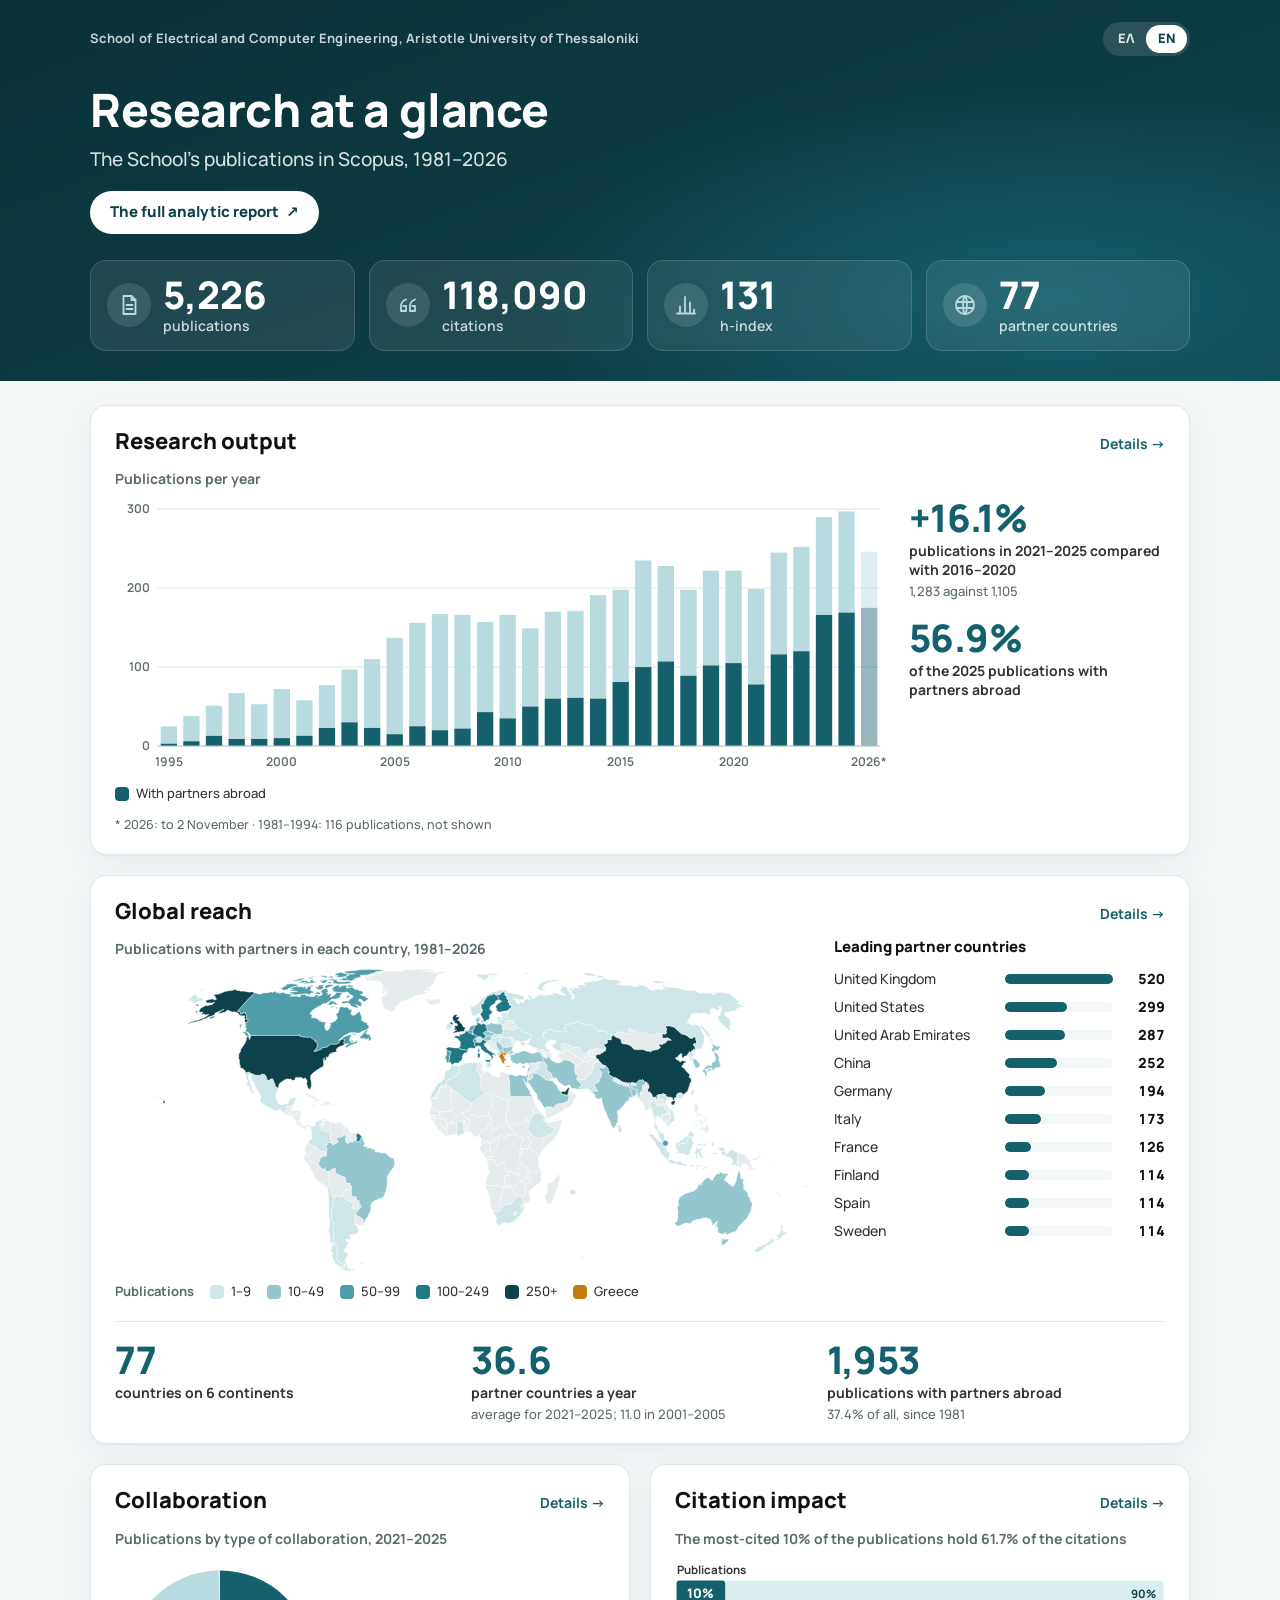
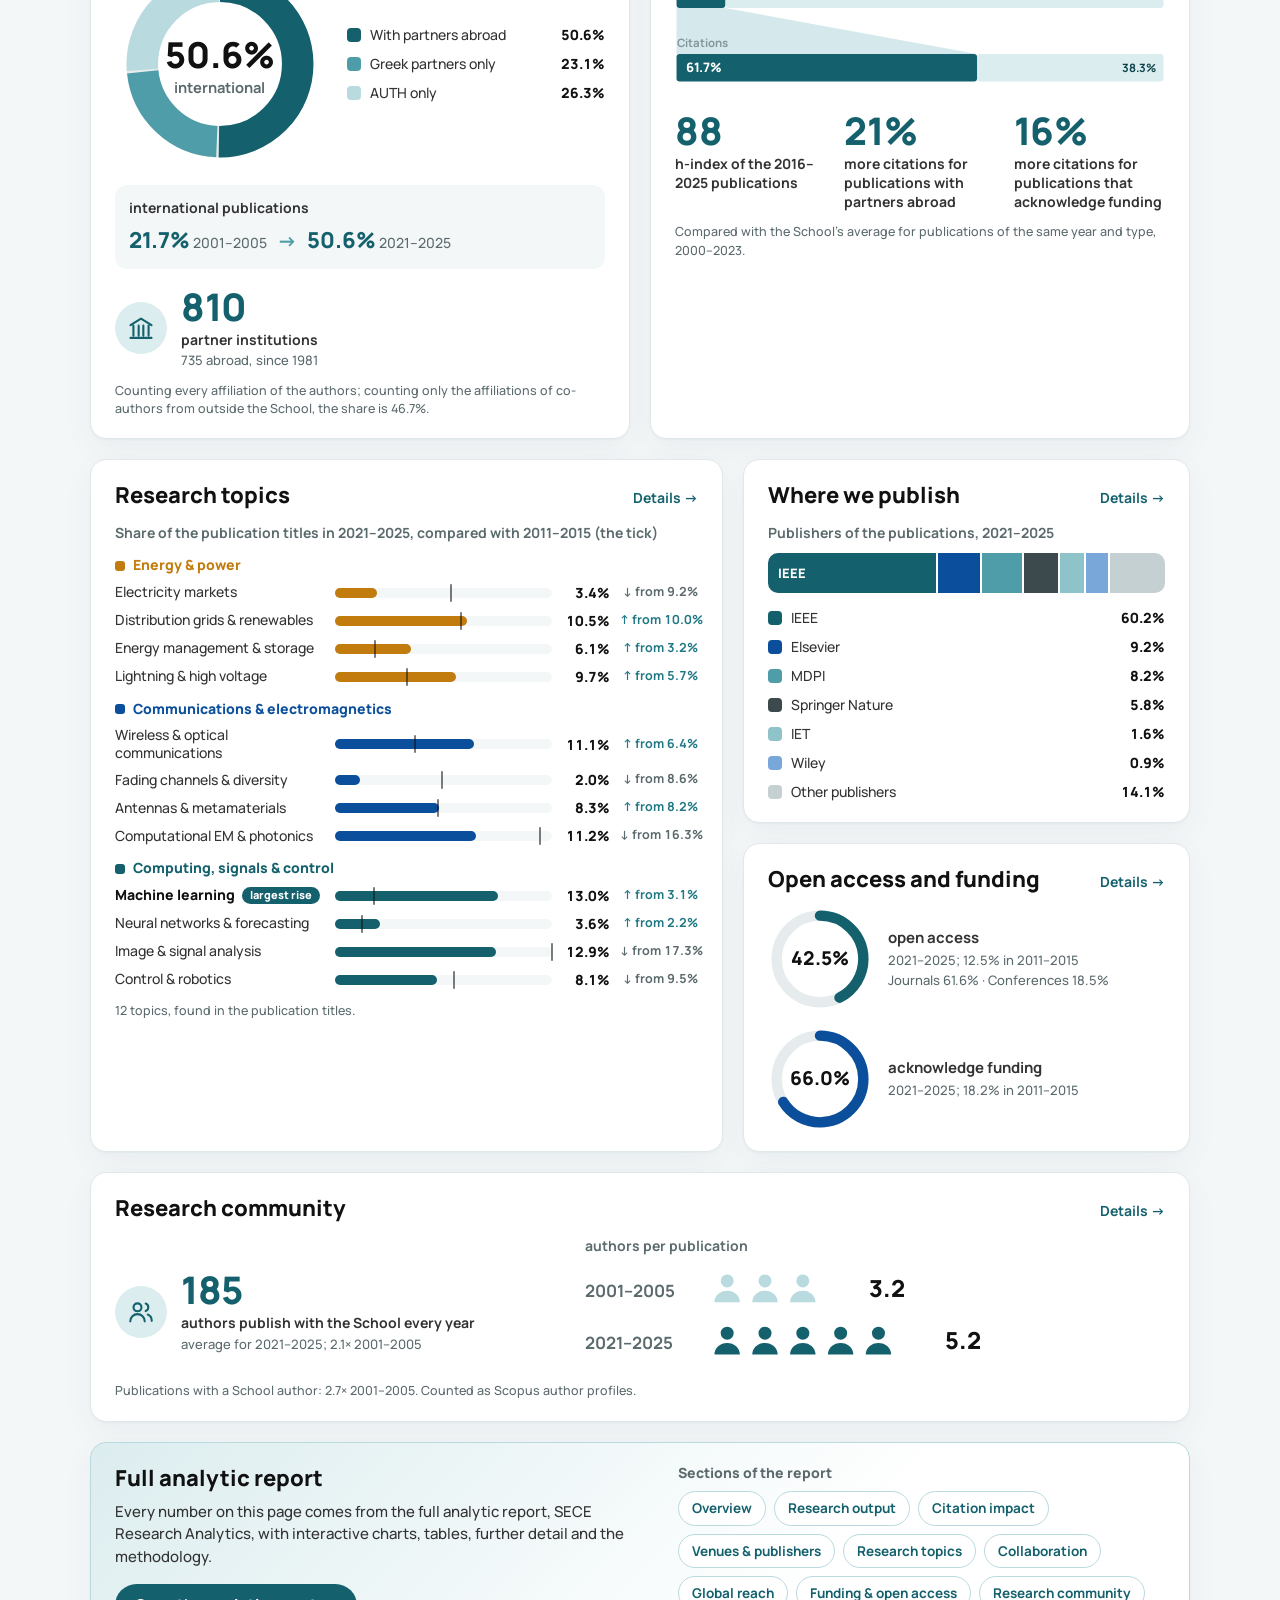
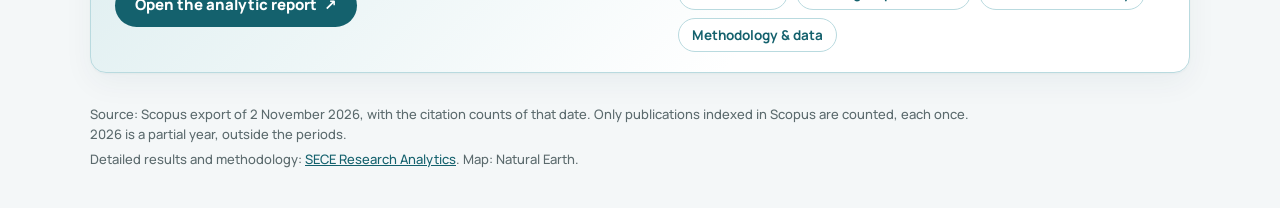
<file: en/index.html>
<!doctype html>
<html lang="en" data-el="../" data-en="./">
<head>
<meta charset="utf-8">
<meta name="viewport" content="width=device-width, initial-scale=1">
<title>Research at a glance · SECE, AUTH</title>
<meta name="description" content="The research of the School of Electrical and Computer Engineering, Aristotle University of Thessaloniki, in numbers: publications, citations, collaboration, topics and open access, from Scopus data.">
<link rel="canonical" href="https://georgekrd.github.io/SECE-Research-at-a-glance/en/">
<link rel="alternate" hreflang="el" href="https://georgekrd.github.io/SECE-Research-at-a-glance/">
<link rel="alternate" hreflang="en" href="https://georgekrd.github.io/SECE-Research-at-a-glance/en/">
<link rel="alternate" hreflang="x-default" href="https://georgekrd.github.io/SECE-Research-at-a-glance/">
<meta property="og:type" content="website">
<meta property="og:title" content="Research at a glance · SECE, AUTH">
<meta property="og:description" content="The research of the School of Electrical and Computer Engineering, Aristotle University of Thessaloniki, in numbers: publications, citations, collaboration, topics and open access, from Scopus data.">
<meta property="og:url" content="https://georgekrd.github.io/SECE-Research-at-a-glance/en/">
<meta name="theme-color" content="#0e424a">
<link rel="icon" href="../assets/favicon.svg" type="image/svg+xml">
<link rel="stylesheet" href="../assets/glance.css">
<script>
/* ?lang=el or ?lang=en opens that language; ?embed=1 drops the page title (for a page that embeds this one). */
(function () {
  var q = new URLSearchParams(location.search), want = q.get("lang"), root = document.documentElement;
  if ((want === "el" || want === "en") && want !== root.lang) {
    q.delete("lang");
    var s = q.toString();
    location.replace(new URL(root.getAttribute("data-" + want), location.href).href + (s ? "?" + s : "") + location.hash);
  }
  if (q.get("embed") === "1") root.className += " embed";
})();
</script>
</head>
<body>
<header class="hero">
  <div class="wrap">
    <div class="hero-bar">
      <p class="eyebrow">School of Electrical and Computer Engineering, Aristotle University of Thessaloniki</p>
      <nav class="lang-switch" aria-label="Language">
        <a href="../" hreflang="el" lang="el">ΕΛ</a>
        <a href="./" hreflang="en" lang="en" aria-current="page">EN</a>
      </nav>
    </div>
    <div class="hero-title">
      <h1>Research at a glance</h1>
      <p class="lead">The School&#39;s publications in Scopus, 1981–2026</p>
      <a class="btn btn-hero" href="https://georgekrd.github.io/SECE-Statistics-site/" target="_blank" rel="noopener">The full analytic report<span aria-hidden="true"> ↗</span></a>
    </div>
    <ul class="kpis">
      <li class="kpi"><span class="kpi-icon" aria-hidden="true"><svg viewBox="0 0 24 24" fill="none" stroke="currentColor" stroke-width="1.8" stroke-linecap="round" stroke-linejoin="round"><path d="M6.5 3h8l4 4v14h-12z"/><path d="M14.5 3v4h4M9.5 12h6M9.5 16h6"/></svg></span><span class="kpi-value">5,226</span><span class="kpi-label">publications</span></li>
      <li class="kpi"><span class="kpi-icon" aria-hidden="true"><svg viewBox="0 0 24 24" fill="none" stroke="currentColor" stroke-width="1.8" stroke-linecap="round" stroke-linejoin="round"><path d="M10 6.5C6.9 7.6 5 10 5 13.3V18h5v-5H7.4M19 6.5c-3.1 1.1-5 3.5-5 6.8V18h5v-5h-2.6"/></svg></span><span class="kpi-value">118,090</span><span class="kpi-label">citations</span></li>
      <li class="kpi"><span class="kpi-icon" aria-hidden="true"><svg viewBox="0 0 24 24" fill="none" stroke="currentColor" stroke-width="1.8" stroke-linecap="round" stroke-linejoin="round"><path d="M3 20.5h18M6 20.5v-7M11 20.5V4M16 20.5v-11M20 20.5v-4"/></svg></span><span class="kpi-value">131</span><span class="kpi-label">h-index</span></li>
      <li class="kpi"><span class="kpi-icon" aria-hidden="true"><svg viewBox="0 0 24 24" fill="none" stroke="currentColor" stroke-width="1.8" stroke-linecap="round" stroke-linejoin="round"><circle cx="12" cy="12" r="9"/><path d="M3.5 9h17M3.5 15h17M12 3c2.6 2.6 2.6 15.4 0 18M12 3c-2.6 2.6-2.6 15.4 0 18"/></svg></span><span class="kpi-value">77</span><span class="kpi-label">partner countries</span></li>
    </ul>
  </div>
</header>

<main class="wrap grid">
  <section class="card span-12" id="output" aria-labelledby="h-output">
    <div class="card-head"><h2 id="h-output">Research output</h2><a class="more" href="https://georgekrd.github.io/SECE-Statistics-site/output/" target="_blank" rel="noopener" title="Detailed results">Details<span aria-hidden="true"> →</span></a></div>
    <div class="split split-output">
      <figure class="figure">
        <figcaption class="fig-title">Publications per year</figcaption>
        <svg class="chart chart-years" viewBox="0 0 760 272" role="img" aria-label="Publications per year" xmlns="http://www.w3.org/2000/svg"><line class="gridline" x1="42" x2="756" y1="244.0" y2="244.0"/><text class="tick" x="35" y="248.0" text-anchor="end">0</text><line class="gridline" x1="42" x2="756" y1="166.0" y2="166.0"/><text class="tick" x="35" y="170.0" text-anchor="end">100</text><line class="gridline" x1="42" x2="756" y1="88.0" y2="88.0"/><text class="tick" x="35" y="92.0" text-anchor="end">200</text><line class="gridline" x1="42" x2="756" y1="10.0" y2="10.0"/><text class="tick" x="35" y="14.0" text-anchor="end">300</text><g class="bar"><title>1995: 25 publications, 3 with partners abroad (12.0%)</title><rect class="rest" x="45.1" y="224.5" width="16.1" height="17.2"/><rect class="intl" x="45.1" y="241.7" width="16.1" height="2.3"/></g><text class="tick minor" x="53.2" y="264" text-anchor="middle">1995</text><g class="bar"><title>1996: 38 publications, 6 with partners abroad (15.8%)</title><rect class="rest" x="67.4" y="214.4" width="16.1" height="25.0"/><rect class="intl" x="67.4" y="239.3" width="16.1" height="4.7"/></g><g class="bar"><title>1997: 51 publications, 13 with partners abroad (25.5%)</title><rect class="rest" x="89.7" y="204.2" width="16.1" height="29.6"/><rect class="intl" x="89.7" y="233.9" width="16.1" height="10.1"/></g><g class="bar"><title>1998: 67 publications, 9 with partners abroad (13.4%)</title><rect class="rest" x="112.1" y="191.7" width="16.1" height="45.2"/><rect class="intl" x="112.1" y="237.0" width="16.1" height="7.0"/></g><g class="bar"><title>1999: 53 publications, 9 with partners abroad (17.0%)</title><rect class="rest" x="134.4" y="202.7" width="16.1" height="34.3"/><rect class="intl" x="134.4" y="237.0" width="16.1" height="7.0"/></g><g class="bar"><title>2000: 72 publications, 10 with partners abroad (13.9%)</title><rect class="rest" x="156.7" y="187.8" width="16.1" height="48.4"/><rect class="intl" x="156.7" y="236.2" width="16.1" height="7.8"/></g><text class="tick" x="164.7" y="264" text-anchor="middle">2000</text><g class="bar"><title>2001: 58 publications, 13 with partners abroad (22.4%)</title><rect class="rest" x="179.0" y="198.8" width="16.1" height="35.1"/><rect class="intl" x="179.0" y="233.9" width="16.1" height="10.1"/></g><g class="bar"><title>2002: 77 publications, 23 with partners abroad (29.9%)</title><rect class="rest" x="201.3" y="183.9" width="16.1" height="42.1"/><rect class="intl" x="201.3" y="226.1" width="16.1" height="17.9"/></g><g class="bar"><title>2003: 97 publications, 30 with partners abroad (30.9%)</title><rect class="rest" x="223.6" y="168.3" width="16.1" height="52.3"/><rect class="intl" x="223.6" y="220.6" width="16.1" height="23.4"/></g><g class="bar"><title>2004: 110 publications, 23 with partners abroad (20.9%)</title><rect class="rest" x="245.9" y="158.2" width="16.1" height="67.9"/><rect class="intl" x="245.9" y="226.1" width="16.1" height="17.9"/></g><g class="bar"><title>2005: 137 publications, 15 with partners abroad (10.9%)</title><rect class="rest" x="268.2" y="137.1" width="16.1" height="95.2"/><rect class="intl" x="268.2" y="232.3" width="16.1" height="11.7"/></g><text class="tick minor" x="276.3" y="264" text-anchor="middle">2005</text><g class="bar"><title>2006: 156 publications, 25 with partners abroad (16.0%)</title><rect class="rest" x="290.6" y="122.3" width="16.1" height="102.2"/><rect class="intl" x="290.6" y="224.5" width="16.1" height="19.5"/></g><g class="bar"><title>2007: 167 publications, 20 with partners abroad (12.0%)</title><rect class="rest" x="312.9" y="113.7" width="16.1" height="114.7"/><rect class="intl" x="312.9" y="228.4" width="16.1" height="15.6"/></g><g class="bar"><title>2008: 166 publications, 22 with partners abroad (13.3%)</title><rect class="rest" x="335.2" y="114.5" width="16.1" height="112.3"/><rect class="intl" x="335.2" y="226.8" width="16.1" height="17.2"/></g><g class="bar"><title>2009: 157 publications, 43 with partners abroad (27.4%)</title><rect class="rest" x="357.5" y="121.5" width="16.1" height="88.9"/><rect class="intl" x="357.5" y="210.5" width="16.1" height="33.5"/></g><g class="bar"><title>2010: 166 publications, 35 with partners abroad (21.1%)</title><rect class="rest" x="379.8" y="114.5" width="16.1" height="102.2"/><rect class="intl" x="379.8" y="216.7" width="16.1" height="27.3"/></g><text class="tick" x="387.8" y="264" text-anchor="middle">2010</text><g class="bar"><title>2011: 149 publications, 50 with partners abroad (33.6%)</title><rect class="rest" x="402.1" y="127.8" width="16.1" height="77.2"/><rect class="intl" x="402.1" y="205.0" width="16.1" height="39.0"/></g><g class="bar"><title>2012: 170 publications, 60 with partners abroad (35.3%)</title><rect class="rest" x="424.4" y="111.4" width="16.1" height="85.8"/><rect class="intl" x="424.4" y="197.2" width="16.1" height="46.8"/></g><g class="bar"><title>2013: 171 publications, 61 with partners abroad (35.7%)</title><rect class="rest" x="446.7" y="110.6" width="16.1" height="85.8"/><rect class="intl" x="446.7" y="196.4" width="16.1" height="47.6"/></g><g class="bar"><title>2014: 191 publications, 60 with partners abroad (31.4%)</title><rect class="rest" x="469.1" y="95.0" width="16.1" height="102.2"/><rect class="intl" x="469.1" y="197.2" width="16.1" height="46.8"/></g><g class="bar"><title>2015: 198 publications, 81 with partners abroad (40.9%)</title><rect class="rest" x="491.4" y="89.6" width="16.1" height="91.3"/><rect class="intl" x="491.4" y="180.8" width="16.1" height="63.2"/></g><text class="tick minor" x="499.4" y="264" text-anchor="middle">2015</text><g class="bar"><title>2016: 235 publications, 100 with partners abroad (42.6%)</title><rect class="rest" x="513.7" y="60.7" width="16.1" height="105.3"/><rect class="intl" x="513.7" y="166.0" width="16.1" height="78.0"/></g><g class="bar"><title>2017: 228 publications, 107 with partners abroad (46.9%)</title><rect class="rest" x="536.0" y="66.2" width="16.1" height="94.4"/><rect class="intl" x="536.0" y="160.5" width="16.1" height="83.5"/></g><g class="bar"><title>2018: 198 publications, 89 with partners abroad (44.9%)</title><rect class="rest" x="558.3" y="89.6" width="16.1" height="85.0"/><rect class="intl" x="558.3" y="174.6" width="16.1" height="69.4"/></g><g class="bar"><title>2019: 222 publications, 102 with partners abroad (45.9%)</title><rect class="rest" x="580.6" y="70.8" width="16.1" height="93.6"/><rect class="intl" x="580.6" y="164.4" width="16.1" height="79.6"/></g><g class="bar"><title>2020: 222 publications, 105 with partners abroad (47.3%)</title><rect class="rest" x="602.9" y="70.8" width="16.1" height="91.3"/><rect class="intl" x="602.9" y="162.1" width="16.1" height="81.9"/></g><text class="tick" x="611.0" y="264" text-anchor="middle">2020</text><g class="bar"><title>2021: 199 publications, 78 with partners abroad (39.2%)</title><rect class="rest" x="625.2" y="88.8" width="16.1" height="94.4"/><rect class="intl" x="625.2" y="183.2" width="16.1" height="60.8"/></g><g class="bar"><title>2022: 245 publications, 116 with partners abroad (47.3%)</title><rect class="rest" x="647.6" y="52.9" width="16.1" height="100.6"/><rect class="intl" x="647.6" y="153.5" width="16.1" height="90.5"/></g><g class="bar"><title>2023: 252 publications, 120 with partners abroad (47.6%)</title><rect class="rest" x="669.9" y="47.4" width="16.1" height="103.0"/><rect class="intl" x="669.9" y="150.4" width="16.1" height="93.6"/></g><g class="bar"><title>2024: 290 publications, 166 with partners abroad (57.2%)</title><rect class="rest" x="692.2" y="17.8" width="16.1" height="96.7"/><rect class="intl" x="692.2" y="114.5" width="16.1" height="129.5"/></g><g class="bar"><title>2025: 297 publications, 169 with partners abroad (56.9%)</title><rect class="rest" x="714.5" y="12.3" width="16.1" height="99.8"/><rect class="intl" x="714.5" y="112.2" width="16.1" height="131.8"/></g><g class="bar partial"><title>2026 (to 2 November): 246 publications, 175 with partners abroad</title><rect class="rest" x="736.8" y="52.1" width="16.1" height="55.4"/><rect class="intl" x="736.8" y="107.5" width="16.1" height="136.5"/></g><text class="tick" x="744.8" y="264" text-anchor="middle">2026*</text><line class="axis" x1="42" x2="756" y1="244.0" y2="244.0"/></svg>
        <ul class="legend">
          <li><span class="swatch intl"></span>With partners abroad</li>
        </ul>
        <p class="note">* 2026: to 2 November · 1981–1994: 116 publications, not shown</p>
      </figure>
      <div class="stats stats-stack">
<div class="stat"><span class="stat-value">+16.1%</span><span class="stat-label">publications in 2021–2025 compared with 2016–2020</span><span class="stat-sub">1,283 against 1,105</span></div><div class="stat"><span class="stat-value">56.9%</span><span class="stat-label">of the 2025 publications with partners abroad</span></div>      </div>
    </div>
  </section>

  <section class="card span-12" id="reach" aria-labelledby="h-reach">
    <div class="card-head"><h2 id="h-reach">Global reach</h2><a class="more" href="https://georgekrd.github.io/SECE-Statistics-site/geography/" target="_blank" rel="noopener" title="Detailed results">Details<span aria-hidden="true"> →</span></a></div>
    <div class="split split-geo">
      <figure class="figure">
        <figcaption class="fig-title">Publications with partners in each country, 1981–2026</figcaption>
        <div class="map-wrap"><svg class="chart chart-map" viewBox="0 0 1000 435.1" role="img" aria-label="World map of the School&#x27;s 77 partner countries, shaded by the number of joint publications" xmlns="http://www.w3.org/2000/svg"><g class="land"><path d="M674.4,133.1 678.9,134.2 680.6,133.2 681.6,133.8 682.1,132.3 683.7,132.4 684.0,130.6 684.8,129.4 686.4,130.2 686.4,131.2 687.2,131.3 687.6,134.1 688.9,135.1 692.0,132.7 696.6,132.9 697.3,133.8 689.0,135.9 687.8,137.3 689.4,140.3 688.4,141.7 688.8,142.9 688.3,144.1 685.7,144.0 687.2,146.2 685.7,147.0 684.9,149.0 685.4,151.0 684.6,151.9 681.5,152.0 681.4,152.9 679.4,152.9 678.2,154.8 678.6,157.6 675.3,158.9 673.4,158.6 673.0,159.3 671.3,158.9 668.7,159.4 663.9,157.7 665.9,154.8 665.3,152.7 663.2,152.1 661.4,147.4 662.2,145.6 660.9,145.1 661.6,138.7 664.5,139.9 666.4,139.5 666.7,138.0 668.7,137.5 670.0,136.5 670.0,133.9 672.0,133.3 672.2,132.1Z"/><path d="M535.7,274.5 545.8,274.2 547.3,278.6 549.0,281.3 551.8,280.6 553.3,281.1 554.5,278.4 556.2,278.2 556.4,277.7 557.8,277.7 557.5,278.8 560.9,278.8 561.5,282.1 561.2,286.1 562.2,287.3 561.9,291.2 565.6,290.5 566.9,290.6 567.1,291.7 567.0,297.1 561.2,297.1 560.8,307.4 564.3,312.2 559.2,313.5 552.5,313.0 550.6,311.5 539.0,311.8 537.3,310.4 535.5,310.3 532.5,311.4 532.3,309.4 533.9,302.1 535.5,297.8 538.1,294.3 538.4,291.9 538.3,290.0 536.1,284.9 537.1,282.9 535.7,277.6 534.3,275.6ZM535.5,271.3 534.9,273.6 534.2,273.9 533.5,271.5 535.5,269.5 536.5,270.6Z"/><path d="M621.3,128.5 620.3,128.6 618.9,126.2 617.8,126.2 613.1,123.7 613.1,122.1 612.5,121.0 616.0,120.5 617.7,121.9 617.3,122.7 618.9,123.8 618.3,124.8 620.8,126.3Z"/><path d="M671.2,413.4 672.5,414.4 674.7,414.8 673.4,416.8 669.6,417.0Z"/><path d="M618.5,128.2 616.9,126.7 616.3,125.4 618.9,126.2 620.3,128.6ZM620.1,118.6 622.2,120.6 623.4,120.8 625.0,118.6 628.4,122.7 629.6,122.8 630.5,123.7 628.5,123.9 628.2,127.6 627.4,128.4 627.7,130.0 627.1,130.1 625.2,128.4 625.8,126.8 624.9,125.9 623.9,126.1 621.3,128.5 620.8,126.3 618.3,124.8 618.9,123.8 617.3,122.7 617.7,121.9 616.0,120.5 616.5,119.9 620.0,121.1 620.3,120.7 618.8,118.9Z"/><path d="M585.6,262.9 586.4,266.0 583.6,269.6 582.4,269.7 582.3,265.8 581.6,264.3 583.3,264.6 584.2,262.7Z"/><path d="M507.6,234.7 505.2,235.1 504.5,232.9 504.7,225.4 504.1,224.7 504.0,223.1 502.2,221.0 502.5,219.3 503.5,218.9 504.0,217.5 505.4,217.2 507.0,215.3 508.0,215.3 510.1,217.1 510.6,220.2 510.1,221.5 510.4,222.3 508.2,225.4 507.6,227.4Z"/><path d="M484.9,221.3 484.7,219.4 485.5,218.1 485.4,217.0 487.6,214.3 488.1,212.0 488.8,211.2 490.2,211.7 491.3,211.0 494.4,207.7 497.0,206.3 498.6,205.9 499.3,206.5 501.0,206.5 501.2,209.5 502.8,211.7 502.9,213.3 506.1,214.0 506.0,216.2 505.4,217.2 504.0,217.5 503.5,218.9 502.5,219.3 498.8,219.0 497.9,219.5 491.8,219.4 492.1,223.7 490.2,222.9 488.9,223.0 487.9,223.8Z"/><path d="M287.5,173.0 288.1,175.7 287.8,177.6 287.1,177.8 286.7,175.9 285.8,175.0 286.7,172.9ZM289.9,170.7 289.4,170.3 289.8,168.6 288.8,166.9 290.7,168.4ZM288.6,167.5 288.5,168.4 285.4,168.9 285.5,167.7Z"/><path d="M547.6,115.9 545.2,114.7 541.9,111.4 539.9,108.9 540.4,107.6 541.3,108.3 541.8,107.7 543.0,107.6 549.1,108.8 548.6,110.2 549.9,111.5 549.6,113.0 547.8,114.2Z"/><path d="M566.7,73.3 569.3,74.1 569.8,74.9 571.0,74.5 573.4,75.2 573.9,76.7 573.5,77.5 576.4,80.1 576.3,80.6 578.9,82.0 578.1,82.7 575.7,82.9 577.3,85.9 575.2,86.1 574.6,86.7 574.7,88.3 561.7,86.5 559.8,86.5 557.4,87.5 556.3,84.7 557.7,84.0 556.5,80.3 558.8,80.3 561.2,79.1 561.6,77.4 563.4,76.4 563.0,75.0Z"/><path d="M253.1,197.1 253.5,196.5 253.9,196.8 255.2,194.9 256.2,195.3 254.7,201.3 252.9,203.4 252.1,203.4Z"/><path d="M305.6,290.7 309.1,290.9 309.7,289.9 313.5,287.4 317.1,286.8 317.3,292.7 320.5,295.6 323.6,296.2 324.8,297.4 328.0,299.0 329.7,299.0 331.4,299.9 332.4,304.2 331.6,304.2 332.9,308.0 338.3,308.2 338.4,311.3 340.0,312.3 340.8,314.3 339.9,318.3 340.4,320.1 339.6,320.8 339.4,319.8 336.7,318.1 334.1,318.1 329.4,319.0 328.4,321.9 327.8,327.6 327.3,326.9 324.2,326.8 323.4,329.4 321.5,327.0 317.8,326.2 315.9,329.2 314.0,329.6 310.4,321.5 311.0,318.3 309.4,316.9 308.7,314.6 307.2,312.3 308.6,308.8 307.1,306.1 307.7,305.0 307.1,303.8 308.0,302.1 307.8,297.1 308.4,296.0Z"/><path d="M824.2,237.4 824.0,241.0 822.7,240.9 822.1,242.0 820.8,240.4Z"/><path d="M748.4,164.5 749.7,165.5 750.0,167.5 745.4,167.4 743.8,167.9 741.1,166.7 740.9,166.0 742.2,163.6 743.5,162.8 747.0,163.6Z"/><path d="M580.9,327.1 576.8,329.5 574.3,331.9 572.3,335.3 570.8,335.6 569.9,338.2 568.2,339.0 566.0,338.8 563.6,337.5 562.2,338.2 561.5,339.8 558.7,342.3 556.7,342.6 556.2,341.4 556.5,339.4 555.0,336.3 554.3,335.8 554.7,326.3 557.4,326.2 557.9,314.5 564.2,313.3 565.3,314.6 567.1,313.4 570.0,312.9 572.3,317.9 575.3,321.5 576.4,321.9 577.1,325.1 579.2,325.6Z"/><path d="M576.9,238.1 575.9,238.4 572.0,238.0 569.7,239.2 568.5,238.5 565.4,240.1 564.2,239.8 562.9,242.0 558.8,241.0 554.7,238.7 553.2,239.8 552.1,241.4 551.9,243.7 548.1,243.0 546.5,244.7 545.0,247.7 544.6,245.3 543.3,244.2 540.7,239.7 540.6,237.4 540.8,234.8 542.8,230.9 545.2,230.7 545.7,229.9 546.8,230.7 550.4,229.4 553.0,227.0 552.7,225.9 556.2,225.8 558.8,224.3 560.8,220.7 562.2,219.4 563.9,218.8 564.3,220.2 565.9,222.3 565.7,226.0 570.4,229.6 570.5,230.7 573.6,233.8 574.3,235.7 576.4,237.0Z"/><path d="M477.5,221.9 480.8,222.1 481.4,221.1 482.6,220.8 483.1,222.2 484.9,221.3 487.9,223.8 488.9,223.0 490.2,222.9 492.1,223.7 492.8,228.3 490.9,234.8 492.1,237.6 492.0,238.8 486.9,238.3 483.6,238.8 478.3,240.9 478.7,236.5 475.9,234.0 476.5,232.6 476.2,231.0 476.3,230.1 476.8,230.1 476.7,228.0 478.1,227.2 476.7,223.2 477.0,222.1Z"/><path d="M540.4,213.2 541.6,215.3 541.7,219.6 543.3,222.6 539.7,222.5 539.1,224.0 540.7,225.9 542.0,226.5 543.3,230.1 540.8,234.8 540.7,239.7 543.3,244.2 544.6,245.3 544.8,249.5 540.3,247.8 527.1,247.7 527.5,245.1 526.4,242.9 525.1,242.4 523.8,240.5 524.6,237.3 525.9,234.1 526.7,234.1 528.4,232.2 529.4,232.1 531.0,233.5 532.9,232.4 534.2,228.1 535.7,226.7 538.0,219.9 540.3,217.4 540.7,215.8 539.6,214.5 539.7,213.4Z"/><path d="M582.4,269.7 583.1,276.3 584.7,278.1 586.1,282.2 585.1,281.9 581.3,282.4 580.5,282.8 579.7,284.9 580.3,286.3 579.3,293.5 581.9,295.3 582.7,294.7 582.8,298.2 580.7,298.2 578.6,295.0 576.5,294.6 575.9,292.9 574.2,293.9 571.9,293.4 571.0,292.0 568.0,291.7 567.8,290.7 565.6,290.5 561.9,291.2 562.2,287.3 561.2,286.1 561.5,282.1 560.9,278.8 557.5,278.8 557.8,277.7 556.4,277.7 556.2,278.2 554.5,278.4 553.3,281.1 551.8,280.6 549.0,281.3 547.3,278.6 545.8,274.2 537.5,274.2 534.6,274.9 534.2,273.9 534.9,273.6 535.5,271.3 536.5,270.6 537.2,271.0 538.2,269.7 539.7,269.8 539.9,270.7 541.0,271.3 545.0,266.6 544.9,263.9 546.1,260.7 549.3,257.5 549.6,256.5 550.3,249.4 551.7,245.7 552.1,241.4 553.2,239.8 554.7,238.7 558.8,241.0 562.9,242.0 564.2,239.8 565.4,240.1 568.5,238.5 570.6,239.1 571.0,238.3 572.0,238.0 575.9,238.4 576.9,238.1 578.6,240.7 579.9,241.1 583.5,240.1 584.1,241.5 586.6,243.7 586.5,247.5 587.6,247.9 585.7,249.9 584.0,253.1 583.2,259.4 582.3,260.4 581.6,264.3 582.3,265.8Z"/><path d="M551.9,243.7 551.7,245.7 550.3,249.4 549.6,256.5 549.3,257.5 546.1,260.7 544.9,263.9 545.0,266.6 541.0,271.3 539.9,270.7 539.7,269.8 538.2,269.7 537.2,271.0 535.5,269.5 533.5,271.5 531.2,268.0 533.3,266.2 532.3,264.1 533.2,263.3 535.1,262.9 535.4,261.4 536.8,263.0 539.3,263.1 540.6,259.4 540.3,256.9 538.9,255.0 540.1,251.2 539.4,250.5 537.3,250.8 536.6,249.1 536.8,247.7 540.3,247.8 544.8,249.5 545.0,247.7 546.5,244.7 548.1,243.0Z"/><path d="M268.9,224.0 267.8,224.2 267.7,225.6 268.3,226.0 267.5,228.3 266.0,227.6 265.5,226.9 265.8,225.6 263.0,223.8 262.2,222.3 262.3,223.2 261.7,224.0 260.3,222.8 259.9,222.1 260.5,220.1 259.7,219.6 260.8,218.6 262.6,219.4 263.3,219.0 264.2,219.3 265.4,220.2 266.1,219.5 266.7,221.3Z"/><path d="M274.5,179.5 279.0,179.8 281.4,180.9 282.3,182.1 285.0,181.7 289.4,186.0 291.8,186.6 291.5,187.5 293.5,187.7 295.5,189.0 295.0,189.8 293.2,190.2 285.4,190.4 287.5,188.6 286.5,187.7 284.7,187.5 283.9,186.6 283.5,184.7 281.9,184.8 278.8,183.3 275.3,182.8 274.4,182.1 275.6,181.3 272.9,181.1 270.7,182.8 269.5,182.9 269.0,183.7 266.5,183.7 270.2,180.8Z"/><path d="M618.2,214.3 619.4,214.5 620.2,213.7 620.9,214.8 620.9,216.1 619.3,216.9 620.6,217.8 619.6,219.5 619.0,218.9 616.7,219.1 616.4,217.2Z"/><path d="M301.5,196.3 301.6,195.4 301.0,194.4 301.7,193.9 302.4,190.3 304.6,190.3 306.9,191.1 307.3,192.2 308.8,192.2 308.6,193.1 309.8,193.3 311.0,194.5 309.9,195.8 308.6,195.1 306.4,195.1 304.8,195.9 304.5,195.1 303.5,195.5 302.2,197.8 301.5,197.2Z"/><path d="M288.1,255.6 288.5,258.0 287.6,260.2 284.6,263.6 281.2,264.9 279.6,267.7 279.1,269.9 277.6,271.2 276.3,269.6 274.0,269.5 273.9,268.3 274.7,267.5 274.3,266.2 275.8,263.7 275.2,262.3 274.1,263.8 272.4,262.4 273.0,261.5 272.5,258.5 273.4,258.0 275.0,253.9 274.8,252.6 278.3,250.6 281.6,252.4 282.3,253.8 284.7,254.2 285.5,253.7Z"/><path d="M601.4,208.1 601.1,206.8 602.2,199.9 603.0,198.9 605.1,198.3 606.4,196.5 609.1,203.2 614.6,207.9 620.2,213.7 619.4,214.5 618.2,214.3 613.9,209.1 611.4,207.8 609.5,207.8 608.8,207.1 607.2,207.9 605.5,206.4 604.7,208.8Z"/><path d="M476.5,164.9 476.3,170.7 467.4,170.5 467.3,178.9 464.7,179.2 464.0,180.9 464.4,185.6 453.6,185.6 453.0,186.7 453.2,185.3 459.4,185.0 460.9,182.4 462.0,177.8 465.9,174.3 467.3,170.2 468.1,169.9 469.1,167.4 471.4,167.0 473.6,167.5 474.5,166.7 476.1,166.6 476.1,164.9Z"/><path d="M994.5,311.6 995.2,312.5 994.3,314.2 992.5,314.7 991.0,314.2 991.1,312.8 992.5,311.7 993.7,312.1ZM995.7,309.3 998.1,308.4 1000.0,307.4 999.6,309.0 995.7,310.5ZM0.4,309.0 0.0,307.4 0.5,307.3 0.6,308.8Z"/><path d="M350.9,423.5 353.3,421.6 355.6,422.4 356.7,421.2 359.1,422.6 358.6,423.7 355.6,424.6 354.2,423.5 352.6,424.9Z"/><path d="M531.7,247.7 536.4,247.5 537.3,250.8 539.4,250.5 540.1,251.2 538.9,255.0 540.3,256.9 540.6,259.4 539.3,263.1 536.8,263.0 535.4,261.4 535.1,262.9 533.2,263.3 532.3,264.1 533.3,266.2 531.2,268.0 526.4,262.1 524.7,258.7 526.7,251.8 531.7,251.6Z"/><path d="M602.0,113.4 602.2,113.0 608.3,114.1 612.6,116.2 614.1,115.7 616.6,116.4 617.6,117.7 619.3,118.5 618.8,118.9 620.3,120.7 618.6,120.9 616.5,119.9 616.0,120.5 612.5,121.0 609.8,119.4 607.0,119.5 607.2,118.1 606.2,115.9Z"/><path d="M461.8,214.1 465.1,214.9 467.9,214.6 468.0,215.8 469.2,215.3 471.6,216.5 474.5,215.0 476.6,218.0 475.9,219.9 476.5,219.6 476.8,220.0 476.7,220.9 477.5,221.9 477.0,222.1 476.7,223.2 478.1,227.2 476.7,228.0 476.8,230.1 475.5,230.0 475.0,231.3 474.2,231.3 473.6,230.6 473.8,229.3 472.7,227.3 470.6,227.9 470.3,224.9 468.9,222.4 466.7,222.4 465.2,223.1 462.9,226.1 460.6,222.9 459.2,221.8 458.5,219.7 457.7,219.2 459.0,217.6 461.6,216.6Z"/><path d="M453.4,210.8 456.4,210.7 457.1,210.0 458.0,209.9 459.1,210.7 460.9,210.2 461.4,211.1 460.2,211.9 457.8,211.1 455.6,212.3 453.0,212.3Z"/><path d="M453.4,214.8 456.6,214.0 461.8,214.1 461.6,216.6 459.0,217.6 457.7,219.2 456.2,217.8 455.1,217.6Z"/><path d="M527.1,247.7 531.7,247.7 531.7,251.6 526.7,251.8 526.2,251.3Z"/><path d="M414.3,2.0 421.2,0.8 427.5,0.9 430.3,0.2 451.1,0.2 461.9,1.8 458.2,2.6 441.2,2.9 441.9,3.3 448.6,3.0 453.9,3.8 457.7,3.1 459.0,3.9 456.6,5.1 470.8,3.5 476.3,3.9 477.2,4.8 468.1,6.9 462.0,7.3 466.3,7.4 461.9,10.6 461.5,13.3 463.6,14.9 457.1,15.8 460.5,17.2 460.6,19.3 458.4,19.6 460.7,21.8 456.1,22.0 458.3,23.0 457.5,24.0 451.7,24.4 453.9,26.2 453.8,27.4 449.9,26.3 448.7,27.0 451.3,27.6 453.8,29.3 454.2,31.5 450.4,32.0 446.7,29.4 447.0,31.2 444.3,32.6 452.8,32.9 440.4,37.5 431.6,38.5 429.1,39.5 425.4,42.5 420.2,44.5 412.3,46.0 409.9,47.7 409.4,49.7 407.7,51.6 403.5,53.9 403.8,56.2 400.2,61.5 396.9,61.7 394.2,59.3 389.6,59.3 387.9,57.7 387.2,54.8 384.5,51.2 384.0,49.3 384.5,46.8 382.4,44.1 383.9,42.1 382.8,41.1 386.2,37.8 389.8,36.8 392.3,33.5 386.1,35.2 383.8,34.3 384.4,32.5 385.8,31.0 391.8,31.7 387.3,29.1 385.1,29.4 383.7,28.8 387.0,26.3 384.1,20.7 382.0,19.7 382.6,18.6 378.0,17.2 363.5,17.3 359.2,14.9 368.9,14.0 360.9,13.3 357.2,12.3 358.1,11.4 374.1,9.1 375.4,8.3 370.9,7.4 373.2,6.5 383.8,4.8 383.7,3.8 394.5,2.9 400.2,2.9 401.7,3.5 407.4,2.4 417.2,4.0 413.5,2.9Z"/><path d="M243.2,207.8 243.8,206.0 243.5,205.4 245.1,202.8 248.7,202.8 248.9,201.6 246.4,198.9 247.7,198.9 247.9,197.1 253.1,197.1 252.1,203.4 254.8,203.9 252.0,206.0 251.2,208.1 248.9,210.4 245.8,209.7Z"/><path d="M341.1,248.9 338.8,248.7 337.9,249.6 335.7,250.3 335.4,251.0 334.0,250.8 332.3,249.3 331.4,246.1 331.9,243.4 332.7,242.2 332.1,240.7 331.2,240.2 331.6,238.8 330.9,238.0 329.5,238.2 327.6,235.7 328.4,234.8 328.4,233.3 330.9,232.2 329.9,231.0 330.2,229.8 332.5,227.9 334.3,229.1 336.0,231.2 336.0,232.9 337.1,232.9 339.6,235.7 339.1,238.6 337.3,239.4 336.9,241.9 338.1,244.2 339.0,244.2 339.4,246.1Z"/><path d="M268.7,206.3 267.7,206.2 264.9,207.5 263.7,206.9 260.9,210.0 260.2,209.4 259.5,210.3 258.2,210.3 258.1,211.9 256.4,212.8 256.0,211.8 255.2,211.5 255.2,209.9 253.4,210.0 251.2,208.1 252.0,206.0 255.8,203.4 258.5,203.8 261.1,203.0 262.6,203.4 263.9,203.0 265.6,203.5Z"/><path d="M302.0,190.9 301.7,193.9 301.0,194.4 301.6,195.4 301.5,196.3 296.7,195.7 295.3,196.4 293.9,195.3 294.3,194.3 298.9,195.0 299.9,194.3 298.8,192.9 299.0,191.6 297.3,191.1 298.0,190.2Z"/><path d="M468.3,43.1 467.6,45.0 469.9,46.9 466.8,49.1 458.2,51.6 449.2,50.2 451.6,49.0 447.0,47.6 451.0,47.0 451.0,46.2 446.5,45.5 448.2,43.7 451.6,43.3 454.8,45.2 458.3,43.6 461.0,44.4 464.7,42.9Z"/><path d="M285.4,194.9 287.2,195.1 288.6,195.9 289.0,196.8 286.1,197.4 283.2,195.7 283.6,195.0Z"/><path d="M610.1,270.3 606.1,267.0 605.9,265.2 595.3,258.2 595.3,254.7 598.5,248.9 596.9,243.5 595.5,241.3 599.1,237.2 600.6,237.7 600.6,239.5 601.6,240.6 603.5,240.6 607.1,243.4 611.2,244.0 612.0,242.6 614.5,241.2 615.7,242.3 617.6,242.3 615.2,246.0 615.3,257.9 616.9,260.6 614.9,261.9 614.2,263.2 613.2,263.5 611.3,269.2Z"/><path d="M682.2,117.2 682.4,115.8 683.9,115.3 688.4,116.4 688.3,114.5 689.6,113.8 693.6,115.2 694.4,114.8 702.6,115.3 705.9,116.9 705.8,117.6 702.3,119.4 701.7,120.7 698.5,121.1 698.1,123.1 695.2,122.7 691.6,124.9 692.1,125.6 691.6,126.4 686.8,126.9 683.3,125.8 680.5,126.1 680.3,124.2 683.3,124.7 684.0,123.7 686.0,124.0 688.7,121.7 685.2,120.0 683.6,120.8 681.4,119.6 683.0,117.5Z"/><path d="M786.4,215.4 785.4,211.5 786.8,208.8 790.4,208.2 793.0,208.6 795.5,209.9 796.5,207.6 799.1,208.9 800.0,211.0 800.1,214.9 795.6,217.4 797.1,219.4 794.2,219.6 791.8,221.0 789.5,220.5Z"/><path d="M629.1,157.3 629.7,159.5 630.9,161.9 629.0,162.0 628.1,160.5 625.7,160.1 627.3,157.0Z"/><path d="M799.1,208.9 796.5,207.6 795.5,209.9 793.0,208.6 793.8,207.1 793.5,204.4 790.9,201.5 790.2,198.3 787.7,195.7 785.6,195.4 785.2,196.6 783.6,196.7 782.7,196.1 780.1,198.0 779.7,191.7 777.8,191.5 777.4,189.6 776.0,188.6 776.4,187.4 778.4,185.2 778.7,186.0 780.2,186.1 779.1,182.3 780.5,181.9 784.3,187.4 787.7,187.4 789.3,190.3 787.6,191.1 787.0,192.3 790.7,194.3 795.7,201.0 798.2,203.3 799.2,205.6Z"/><path d="M476.3,230.1 476.5,232.6 475.9,234.0 478.7,236.5 478.3,240.9 474.7,239.4 467.9,233.0 468.7,231.0 471.3,227.7 472.7,227.3 473.8,229.3 473.6,230.6 474.2,231.3 475.0,231.3 475.5,230.0Z"/><path d="M568.7,183.4 569.0,189.9 565.8,189.9 565.8,191.3 543.4,178.8 538.8,181.8 537.2,180.0 532.9,178.6 531.6,176.5 529.4,175.0 528.2,175.6 527.0,172.4 525.4,170.0 526.4,168.6 526.6,160.6 525.5,156.2 526.8,155.4 526.7,152.7 530.5,149.4 530.6,146.9 533.8,148.0 534.9,147.8 537.1,148.3 540.7,149.8 542.1,152.7 548.4,154.7 551.3,156.3 553.8,154.0 553.0,151.4 553.8,149.9 555.6,148.3 557.5,147.9 561.1,148.5 562.1,150.0 566.7,151.0 567.4,152.0 566.5,153.6 567.0,155.0 566.5,157.0 567.4,159.7Z"/><path d="M578.2,349.6 579.1,350.6 577.6,353.2 576.1,353.7 575.5,354.8 574.5,355.1 572.7,352.6 575.8,349.2 577.1,348.6Z"/><path d="M566.3,98.1 568.4,97.3 571.4,98.4 572.6,99.3 572.6,100.3 573.6,100.9 575.5,103.8 572.5,103.8 572.8,104.3 571.3,106.8 570.7,105.3 570.6,102.6 567.1,98.4Z"/><path d="M638.3,295.7 639.5,299.2 639.8,303.1 640.4,304.7 640.0,306.2 639.5,307.2 638.6,305.3 638.1,306.2 638.4,308.7 638.1,310.0 637.3,310.8 636.9,313.6 628.5,336.4 623.7,338.6 620.2,336.6 618.9,329.3 618.8,327.0 619.5,324.6 620.8,324.1 622.8,318.4 621.9,314.8 621.9,311.8 623.4,307.9 628.7,306.5 632.8,302.6 633.7,301.0 633.4,299.6 634.6,300.0 636.2,297.7 636.4,295.7 637.4,294.3Z"/><path d="M467.9,214.6 467.8,212.3 466.7,211.4 466.1,207.5 467.1,206.9 467.6,205.0 470.4,205.8 472.0,205.2 473.0,205.4 473.4,204.7 484.6,204.6 485.2,202.3 484.8,201.9 482.4,173.7 486.6,173.6 505.0,187.9 505.7,189.5 508.7,190.9 508.7,193.0 511.8,192.7 511.8,200.2 510.3,202.4 510.1,204.4 503.9,205.2 502.8,206.4 499.3,206.5 498.6,205.9 497.0,206.3 494.4,207.7 491.3,211.0 490.2,211.7 488.8,211.2 488.1,212.0 487.6,214.3 485.4,217.0 485.5,218.1 484.7,219.4 484.9,221.3 483.1,222.2 482.6,220.8 481.4,221.1 480.8,222.1 477.5,221.9 476.7,220.9 476.8,220.0 476.5,219.6 475.9,219.9 476.6,218.0 474.5,215.0 471.6,216.5 469.2,215.3 468.0,215.8Z"/><path d="M776.0,188.6 773.2,190.7 771.2,190.9 770.5,194.4 769.4,195.0 774.7,202.4 774.0,205.2 773.1,205.8 776.1,210.1 776.8,213.4 778.2,216.4 775.8,222.8 775.4,220.3 776.0,217.9 774.9,215.9 774.8,212.4 773.4,210.7 771.1,202.7 769.5,200.0 765.1,203.9 761.6,202.9 762.1,198.8 761.1,195.8 758.4,192.0 758.6,190.8 756.9,190.4 754.5,187.7 753.9,185.1 754.9,185.6 754.6,183.2 755.8,182.5 755.3,181.1 755.7,180.0 755.2,176.6 757.5,177.3 758.2,174.6 758.1,173.0 759.0,170.3 758.5,168.4 761.6,166.1 763.6,166.7 763.0,164.7 763.8,164.1 763.3,162.9 764.8,162.6 766.2,164.6 767.5,165.3 768.6,170.6 766.6,173.3 767.1,177.2 769.8,176.6 771.1,179.6 772.9,180.3 772.6,183.0 776.2,184.8 778.0,183.9 778.4,185.2 776.4,187.4Z"/><path d="M717.1,94.7 719.5,94.1 723.0,91.4 726.1,89.9 728.7,90.9 731.3,90.9 733.6,92.4 740.0,93.3 741.4,91.1 739.5,89.3 740.5,86.0 743.9,87.3 749.5,88.5 751.1,90.9 755.3,92.2 760.2,91.2 762.9,91.6 768.4,94.7 774.0,95.2 778.9,93.9 781.3,91.7 784.8,93.1 787.6,92.8 787.6,98.4 788.9,99.6 790.1,99.2 792.8,99.7 794.1,98.6 800.1,101.8 800.4,102.9 798.2,102.6 794.8,103.0 793.5,103.9 792.6,106.0 789.4,107.3 787.6,109.0 783.2,108.0 782.8,110.1 785.0,112.4 782.6,115.2 780.1,116.3 776.3,116.5 772.6,117.6 770.3,119.3 768.8,118.3 765.6,118.3 761.1,116.4 758.4,115.9 755.1,116.3 746.8,115.7 742.3,110.8 736.8,108.4 730.0,107.4 728.6,106.1 728.1,102.3 725.4,99.8 721.3,98.6 718.6,96.9Z"/><path d="M596.6,292.6 598.7,292.3 602.0,293.2 604.7,292.7 605.7,291.8 607.4,291.8 610.5,290.5 612.8,288.7 613.5,302.9 611.4,307.5 609.5,309.5 603.7,312.4 596.0,319.5 595.6,321.9 596.8,324.3 597.2,327.2 597.7,327.1 597.0,333.7 595.7,334.9 590.0,337.8 588.7,339.0 588.9,340.4 589.5,340.6 589.2,342.3 587.1,342.3 586.5,338.2 587.3,334.5 585.7,327.6 588.8,323.9 590.1,321.2 591.2,309.5 586.6,306.7 584.3,306.8 584.0,303.3 592.5,300.6 594.1,302.1 594.9,301.8 595.9,302.7 595.5,307.8 597.2,309.8 598.2,307.5 599.4,306.8 599.3,302.7 598.3,300.3 597.3,299.2 596.3,299.3 595.7,295.1Z"/><path d="M453.0,186.7 453.6,185.6 464.4,185.6 464.0,180.9 464.7,179.2 467.3,178.9 467.4,170.5 476.3,170.7 476.4,165.7 486.6,173.6 482.4,173.7 484.8,201.9 485.2,202.3 484.6,204.6 473.4,204.7 473.0,205.4 472.0,205.2 470.4,205.8 467.6,205.0 467.1,206.9 466.1,207.5 462.7,202.9 459.5,201.0 456.6,201.8 455.2,201.5 454.3,202.5 454.1,200.8 454.9,199.2 455.3,196.1 454.8,191.2 455.1,189.6Z"/><path d="M591.7,285.1 594.5,285.7 595.9,288.1 596.6,292.6 595.7,295.1 596.3,299.3 597.3,299.2 598.3,300.3 599.3,302.7 599.4,306.8 598.2,307.5 597.2,309.8 595.5,307.8 595.9,302.7 594.9,301.8 594.1,302.1 591.1,299.7 592.1,296.7 593.0,295.6 592.5,292.9 593.7,289.3 593.0,286.6Z"/><path d="M554.3,335.8 553.8,347.9 551.3,349.6 549.8,349.9 547.0,349.0 546.6,347.6 545.5,346.7 544.2,348.3 542.3,345.8 541.3,343.5 539.4,332.9 539.2,327.2 536.8,323.1 534.8,317.1 532.7,313.9 532.5,311.4 535.5,310.3 537.3,310.4 539.0,311.8 550.6,311.5 552.5,313.0 559.2,313.5 566.6,311.4 568.4,311.6 569.5,312.3 565.3,314.6 564.2,313.3 557.9,314.5 557.4,326.2 554.7,326.3Z"/><path d="M956.4,323.8 959.0,327.3 957.8,328.1 953.7,324.0 952.5,320.6 953.6,320.6Z"/><path d="M540.7,180.6 541.5,185.6 543.8,188.7 542.4,196.7 542.3,200.9 538.8,204.0 537.7,208.3 538.9,209.5 538.9,211.6 540.7,211.7 539.6,214.5 539.1,214.5 537.1,211.0 536.5,210.8 534.3,212.6 530.6,211.5 528.2,211.9 526.6,213.3 525.2,213.3 521.8,211.7 520.4,212.5 519.0,212.4 518.0,211.2 515.2,209.9 512.2,210.3 511.5,211.0 510.3,214.2 510.1,217.1 508.0,215.3 507.0,215.3 506.0,216.2 506.1,214.0 502.9,213.3 502.8,211.7 501.2,209.5 501.0,206.5 502.8,206.4 503.9,205.2 510.1,204.4 510.3,202.4 511.8,200.2 511.8,192.7 515.7,191.2 523.6,184.8 532.9,178.6 537.2,180.0 538.8,181.8Z"/><path d="M507.6,234.7 507.6,227.4 508.2,225.4 510.4,222.3 510.3,214.2 512.2,210.3 515.2,209.9 518.0,211.2 519.0,212.4 520.4,212.5 521.8,211.7 525.2,213.3 526.6,213.3 528.2,211.9 530.6,211.5 534.3,212.6 536.5,210.8 537.1,211.0 539.1,214.5 539.6,214.5 540.7,215.8 540.3,217.4 538.0,219.9 535.7,226.7 534.2,228.1 532.9,232.4 531.0,233.5 529.4,232.1 528.4,232.2 526.7,234.1 525.9,234.1 523.9,239.6 518.8,241.3 516.6,241.2 514.1,236.8 512.1,234.7Z"/><path d="M266.1,219.5 265.4,220.2 263.3,219.0 262.6,219.4 260.8,218.6 260.4,219.0 255.4,213.1 255.8,212.6 256.2,213.1 257.3,212.7 258.1,211.9 258.2,210.3 259.5,210.3 260.2,209.4 260.9,210.0 263.7,206.9 264.9,207.5 267.7,206.2 268.7,206.3 268.4,208.5 267.2,210.9 267.0,214.7 265.6,218.1Z"/><path d="M738.6,164.1 739.4,168.9 731.6,167.9 729.7,166.2 725.9,165.8 716.3,161.1 716.8,158.1 719.1,155.8 726.3,159.4 727.5,161.0 732.2,163.1Z"/><path d="M651.4,179.7 652.1,178.4 651.9,177.1 653.1,176.4 652.6,176.0 652.5,173.8 653.9,173.8 655.4,176.0 657.1,177.2 660.8,178.3 663.1,181.2 664.1,181.6 664.2,182.4 661.2,188.5 660.0,188.3 659.5,189.1 659.5,193.4 658.2,193.4 656.6,194.6 655.9,196.9 654.2,196.8 653.1,197.7 653.3,199.0 652.0,199.9 650.4,199.6 647.4,200.9 643.7,193.2 651.7,189.9 653.0,183.4 651.5,181.1ZM652.6,170.1 653.3,169.0 653.6,169.3 653.3,171.2Z"/><path d="M283.3,226.9 282.9,227.4 283.5,229.3 282.9,230.2 282.0,230.0 281.6,231.6 280.7,230.6 280.2,228.9 280.9,228.0 278.4,225.8 277.1,226.0 276.5,227.2 274.7,228.1 274.4,228.8 275.7,230.5 274.4,231.4 273.1,231.6 272.7,229.7 272.3,230.2 271.4,230.0 270.9,228.7 267.9,228.1 267.8,228.8 267.5,228.3 268.3,226.0 267.7,225.6 267.8,224.2 268.9,224.0 269.8,225.1 269.7,225.8 271.1,225.7 271.8,226.5 276.2,224.8 277.2,223.8 278.8,224.0 281.4,225.0Z"/><path d="M303.7,269.1 301.1,268.9 298.5,270.0 295.3,272.2 294.5,274.9 294.8,276.7 293.2,277.6 293.2,279.0 292.5,279.6 293.8,282.5 295.5,284.5 295.0,285.9 296.8,286.1 298.0,287.8 300.5,287.9 302.7,286.0 302.8,290.9 304.1,291.3 305.6,290.7 308.4,296.0 307.8,297.1 308.0,302.1 307.1,303.8 307.7,305.0 307.1,306.1 308.6,308.8 306.6,314.0 305.3,314.8 302.3,313.0 301.9,311.6 296.1,308.4 288.4,302.8 287.0,300.1 287.4,299.1 276.3,278.5 272.0,275.0 272.8,273.6 271.3,270.5 272.2,268.2 274.3,266.2 274.7,267.5 273.9,268.3 274.0,269.5 276.3,269.6 277.6,271.2 279.1,269.9 279.6,267.7 281.2,264.9 284.6,263.6 287.6,260.2 288.5,258.0 288.1,255.6 288.8,255.3 292.9,259.2 294.6,262.6 296.7,263.0 298.2,262.1 299.3,262.7 301.0,262.4 303.1,263.9 301.4,267.3 302.2,267.3Z"/><path d="M854.9,231.7 854.2,234.7 852.9,231.4 851.7,233.0 852.8,235.4 852.1,236.9 848.6,235.0 847.7,232.7 848.4,231.1 846.6,229.6 845.8,230.9 844.4,230.8 842.5,232.6 842.0,231.7 842.9,228.9 846.0,226.8 847.1,228.3 849.2,227.4 849.5,225.9 851.5,225.8 851.0,223.3 853.5,224.9ZM831.4,223.6 832.9,221.3 834.0,218.1 834.8,220.7 831.8,224.8 828.4,227.9ZM845.3,219.5 845.1,221.7 846.8,218.5 846.9,221.6 844.5,225.7 842.6,223.5 843.7,221.7 843.8,219.7ZM844.0,217.4 844.1,218.7 841.3,221.1 840.4,216.4 842.2,217.4ZM849.6,219.4 850.5,221.4 849.2,222.1 848.9,219.8 848.0,219.6 847.3,217.7 849.0,217.9 848.8,216.7 846.8,214.2 849.5,214.3 850.4,215.5 851.6,219.1 849.4,218.3ZM839.0,212.5 838.6,215.4 835.4,211.3 837.9,211.4ZM839.5,202.1 838.0,203.2 838.0,205.8 839.0,208.4 840.5,208.8 841.7,208.4 845.4,210.2 845.4,212.0 846.4,212.8 846.3,214.3 843.9,212.7 842.7,211.0 842.1,212.2 840.1,210.2 837.6,210.7 836.1,210.0 836.1,208.6 836.8,207.8 835.9,207.0 835.7,208.2 834.1,206.3 832.9,201.8 834.1,202.9 833.6,197.8 834.0,194.8 835.7,194.8 837.5,195.7 838.2,194.9 838.4,197.1 839.8,199.4Z"/><path d="M906.2,267.6 909.6,270.9 909.9,272.9 914.4,274.9 915.0,276.6 912.4,277.0 912.8,279.1 915.1,281.3 916.6,284.7 918.2,284.6 917.9,286.0 920.0,286.6 919.1,287.2 921.9,288.6 921.5,289.5 919.6,289.7 919.0,288.9 913.9,288.0 910.6,284.2 909.4,281.3 905.9,279.9 901.6,281.9 901.7,284.3 899.4,285.4 895.0,284.8 896.3,263.5ZM936.6,275.3 937.8,276.4 936.5,277.6 934.3,274.3 933.9,271.8 934.3,271.5ZM921.6,275.6 920.1,275.6 917.9,274.7 916.4,273.8 916.7,272.8 920.7,273.0 921.6,271.4 921.8,273.1 923.4,272.8 925.9,270.6 925.7,268.6 927.4,268.6 927.9,269.1 927.8,270.9 926.7,272.9 925.2,273.2 924.7,274.1ZM930.2,269.7 929.2,270.6 928.2,267.4 925.4,265.0 923.4,264.0 924.3,263.2 927.8,265.6 929.9,268.0Z"/><path d="M316.6,194.8 318.0,195.1 318.4,195.7 317.7,196.5 313.9,196.6 314.4,194.8Z"/><path d="M835.1,116.8 835.8,117.3 834.7,117.1 833.9,119.3 835.1,121.6 834.1,122.4 833.3,123.9 831.1,125.3 831.5,127.1 834.9,129.0 834.8,129.8 832.0,130.2 831.6,131.7 830.4,131.8 828.8,131.2 828.1,132.1 826.1,130.7 826.6,128.9 825.7,126.0 822.4,124.7 823.6,122.7 825.6,120.9 826.4,118.6 828.0,119.6 830.3,119.8 829.1,118.0 832.4,116.7 832.5,114.8Z"/><path d="M339.6,320.8 340.6,322.6 340.8,327.1 343.8,327.7 344.9,327.1 346.8,328.0 348.4,333.2 350.4,332.8 351.5,333.4 351.1,341.9 349.0,344.4 346.9,345.0 340.9,343.6 343.0,338.6 342.4,337.1 335.8,333.4 333.5,332.9 327.8,327.6 328.4,321.9 329.4,319.0 334.1,318.1 336.7,318.1 339.4,319.8Z"/><path d="M594.8,152.3 593.6,152.8 593.6,151.9 594.3,151.4 593.6,151.1 593.9,148.9 594.9,149.3Z"/><path d="M585.5,258.8 586.6,260.6 586.5,262.5 584.2,262.7 583.3,264.6 581.6,264.3 582.3,260.4 583.2,259.4 583.8,259.8Z"/><path d="M568.9,228.3 566.7,226.9 565.7,226.0 565.9,222.3 564.3,220.2 563.9,218.0 562.9,217.1 562.2,213.9 561.2,214.1 562.2,211.6 561.8,210.2 562.7,209.2 562.1,208.4 564.0,204.0 566.4,204.3 565.8,189.9 569.0,189.9 568.7,183.4 601.3,183.4 602.4,186.6 601.8,187.2 603.7,194.5 606.4,196.5 605.1,198.3 603.0,198.9 602.2,199.9 601.1,206.8 601.1,210.9 600.1,214.1 598.5,215.8 597.1,219.6 595.8,220.5 595.1,223.9 595.2,226.8 594.3,221.5 592.9,220.2 592.7,215.4 591.4,215.2 591.3,215.9 589.6,216.1 590.3,217.1 590.6,219.0 587.8,223.2 586.3,223.5 583.9,221.6 582.9,222.3 582.6,223.2 581.2,223.8 581.1,224.5 578.3,224.5 577.9,223.8 575.9,223.7 574.9,224.3 574.1,224.0 572.1,221.2 570.1,221.7 568.7,226.1 567.8,226.7 566.9,227.0Z"/><path d="M453.4,210.8 452.3,208.3 450.9,207.1 452.2,206.5 455.2,201.5 456.6,201.8 459.5,201.0 462.7,202.9 466.1,207.5 466.7,211.4 467.8,212.3 467.9,214.6 465.1,214.9 463.1,214.2 456.6,214.0 453.4,214.8 453.0,212.3 455.6,212.3 457.8,211.1 460.2,211.9 461.4,211.1 460.9,210.2 459.1,210.7 458.0,209.9 457.1,210.0 456.4,210.7Z"/><path d="M952.2,290.3 951.4,288.3 953.5,289.2 954.1,290.3ZM947.4,287.0 946.9,286.5 947.2,285.2 949.0,285.7 950.2,287.2ZM950.4,284.1 950.0,282.2 951.0,282.2 952.6,286.3 952.1,286.9ZM946.1,281.5 944.6,280.3 943.7,279.2 944.1,278.9 947.5,281.2 948.1,282.9ZM940.1,278.4 939.1,277.1 939.2,276.6 941.8,279.0 941.2,279.2Z"/><path d="M462.9,226.1 465.2,223.1 466.7,222.4 468.9,222.4 470.3,224.9 470.6,227.9 471.3,227.7 468.7,231.0 467.9,233.0 465.1,231.5 463.7,229.7Z"/><path d="M251.2,208.1 253.4,210.0 254.6,209.6 255.5,210.2 254.8,212.3 252.3,211.9 248.9,210.4Z"/><path d="M615.3,257.9 615.2,246.0 618.3,241.3 620.1,241.3 622.6,239.0 626.3,238.8 634.0,229.0 631.6,229.1 622.3,225.2 619.0,220.7 620.6,217.8 623.4,221.1 624.8,221.1 630.4,219.9 635.2,218.1 637.7,217.9 640.4,217.1 641.7,216.0 642.7,215.9 642.8,220.5 640.4,228.8 636.4,237.7 634.1,241.4 630.9,245.8 621.3,254.1 616.9,260.6Z"/><path d="M586.6,243.7 584.1,241.5 583.5,240.1 579.9,241.1 578.6,240.7 576.4,237.0 574.3,235.7 573.6,233.8 570.5,230.7 570.4,229.6 566.9,227.0 568.7,226.1 570.1,221.7 572.1,221.2 574.1,224.0 574.9,224.3 575.9,223.7 577.9,223.8 578.3,224.5 581.1,224.5 581.2,223.8 582.6,223.2 582.9,222.3 583.9,221.6 586.3,223.5 587.8,223.2 590.6,219.0 590.3,217.1 589.6,216.1 591.3,215.9 591.4,215.2 592.7,215.4 592.9,220.2 594.3,221.5 595.2,226.8 594.8,227.8 593.3,227.9 592.4,229.8 594.1,230.0 595.6,231.6 596.1,232.9 597.4,233.6 599.1,237.2 593.8,242.8 591.8,242.7 589.6,243.5 587.8,242.8Z"/><path d="M346.7,247.6 345.1,246.9 342.7,246.9 342.6,249.2 341.1,248.9 339.4,246.1 339.0,244.2 338.1,244.2 336.9,241.9 337.3,239.4 339.1,238.6 339.6,235.7 342.9,236.3 343.3,235.7 345.5,235.5 348.5,236.4 347.0,239.2 347.2,241.4 348.2,243.3Z"/><path d="M587.1,342.3 586.5,343.7 584.9,344.1 583.4,342.3 584.6,339.0 585.4,338.8 586.7,339.4Z"/><path d="M595.3,148.3 595.9,144.7 597.2,143.4 596.6,142.1 595.4,142.0 594.9,139.5 596.6,136.7 596.6,134.9 597.5,135.5 600.3,134.6 601.8,135.2 603.9,135.2 606.8,134.0 611.1,133.5 610.0,135.6 608.7,136.4 609.3,138.8 608.7,142.7 598.4,149.6Z"/><path d="M565.8,191.3 566.4,204.3 564.0,204.0 562.1,208.4 562.7,209.2 561.8,210.2 562.2,211.6 561.2,214.1 562.2,213.9 562.9,217.1 563.9,218.0 563.9,218.8 562.2,219.4 560.8,220.7 558.8,224.3 556.2,225.8 552.7,225.9 553.0,227.0 550.4,229.4 546.8,230.7 545.7,229.9 545.2,230.7 542.8,230.9 543.3,230.1 542.0,226.5 540.7,225.9 539.1,224.0 539.7,222.5 543.3,222.6 541.7,219.6 541.6,215.3 540.4,213.2 540.7,211.7 538.9,211.6 538.9,209.5 537.7,208.3 538.8,204.0 542.3,200.9 542.4,196.7 543.8,188.7 541.5,185.6 540.7,180.6 543.4,178.8Z"/><path d="M502.5,219.3 502.2,221.0 504.0,223.1 504.1,224.7 504.7,225.4 504.5,232.9 505.2,235.1 503.0,235.8 501.6,232.6 501.4,231.0 502.0,228.0 501.3,226.9 501.0,221.9 499.9,220.2 500.1,219.2Z"/><path d="M678.0,133.8 678.8,130.5 677.7,128.1 675.6,127.3 675.9,125.9 678.1,126.0 679.2,122.2 682.5,121.4 682.3,122.9 682.9,123.8 684.0,123.7 683.3,124.7 680.3,124.2 680.5,126.1 683.3,125.8 686.8,126.9 691.6,126.4 693.0,129.4 693.7,129.0 695.5,129.8 696.6,132.9 692.0,132.7 688.9,135.1 687.6,134.1 687.2,131.3 686.4,131.2 686.4,130.2 684.8,129.4 684.0,130.6 683.7,132.4 682.1,132.3 681.6,133.8 680.6,133.2 678.9,134.2Z"/><path d="M635.1,118.7 636.0,117.7 638.8,117.0 640.7,117.9 643.0,120.4 647.2,120.2 646.4,118.6 648.4,117.5 650.2,115.6 654.0,117.3 654.8,119.9 656.0,120.6 658.7,120.4 659.7,121.0 661.7,124.3 667.2,128.1 674.1,131.1 674.4,133.1 672.2,132.1 672.0,133.3 670.0,133.9 670.0,136.5 668.7,137.5 666.7,138.0 666.4,139.5 664.5,139.9 661.6,138.7 660.8,135.9 658.9,135.8 655.3,132.9 653.1,132.6 649.9,130.9 648.0,130.6 647.0,131.2 645.2,131.1 643.7,133.0 641.5,133.6 640.6,131.3 640.4,127.9 638.1,126.8 638.4,124.6 636.6,124.4 636.7,121.7 639.3,122.5 641.4,121.4 639.1,119.5 638.0,117.6 636.1,118.5 636.3,120.8Z"/><path d="M850.1,284.0 850.5,283.3 852.9,282.5 855.8,282.0 856.8,282.4 850.3,285.6Z"/><path d="M327.5,220.1 329.7,219.8 329.5,222.2 326.6,222.3 327.5,221.4Z"/><path d="M525.5,156.2 524.2,150.3 520.3,146.2 520.0,143.8 521.6,141.9 522.1,139.2 521.6,136.1 522.1,134.5 524.9,133.1 526.8,133.5 526.8,135.2 529.0,134.0 529.2,134.6 527.9,136.2 527.9,137.7 528.9,138.5 528.6,141.4 526.9,143.0 527.5,144.8 528.9,144.8 529.6,146.4 530.6,146.9 530.5,149.4 526.7,152.7 526.8,155.4Z"/><path d="M595.3,258.2 605.9,265.2 606.1,267.0 610.1,270.3 608.7,274.3 608.9,276.2 610.6,277.3 609.8,282.7 611.8,287.9 612.8,288.7 610.5,290.5 607.4,291.8 605.7,291.8 604.7,292.7 602.0,293.2 598.7,292.3 596.6,292.6 595.9,288.1 594.5,285.7 591.7,285.1 586.1,282.2 584.7,278.1 583.1,276.3 582.6,274.4 582.9,272.7 582.4,269.7 583.6,269.6 586.4,266.0 585.6,262.9 586.5,262.5 586.6,260.6 585.5,258.8Z"/><path d="M595.3,258.2 586.5,258.4 583.8,259.8 583.2,259.4 584.0,253.1 585.7,249.9 587.6,247.9 586.5,247.5 586.6,243.7 587.8,242.8 589.6,243.5 591.8,242.7 593.8,242.8 595.5,241.3 596.9,243.5 598.5,248.9 595.3,254.7Z"/><path d="M345.0,353.7 346.7,353.3 349.8,355.9 350.8,355.8 356.2,359.7 358.0,361.9 357.1,363.5 358.1,365.3 357.3,367.4 354.6,369.2 352.5,368.5 351.2,368.9 348.5,367.5 346.7,367.6 344.8,365.8 344.6,363.7 345.1,362.9 344.5,359.7Z"/><path d="M644.3,120.3 641.6,108.4 647.7,106.5 655.1,110.3 658.2,113.2 665.4,112.4 669.1,114.8 669.7,118.0 671.0,118.1 672.1,120.7 675.4,120.8 676.5,122.4 677.5,122.3 678.0,120.0 682.2,117.2 683.0,117.5 681.4,119.6 683.6,120.8 685.2,120.0 688.7,121.7 686.0,124.0 682.9,123.8 682.3,122.9 682.5,121.4 679.2,122.2 678.1,126.0 675.9,125.9 675.6,127.3 677.7,128.1 678.8,130.5 678.0,133.8 674.4,133.1 674.1,131.1 667.2,128.1 661.7,124.3 659.7,121.0 658.7,120.4 656.0,120.6 654.8,119.9 654.0,117.3 650.2,115.6 648.4,117.5 646.4,118.6 647.2,120.2Z"/><path d="M329.5,238.2 329.8,239.1 328.8,240.3 323.6,242.1 322.7,242.8 318.4,241.6 317.9,241.9 319.1,242.7 319.4,247.0 321.7,247.2 321.9,247.9 319.9,248.9 319.5,250.2 316.3,251.5 315.7,252.5 313.5,252.7 312.0,251.0 311.2,247.8 309.4,245.9 310.9,244.3 309.5,240.4 309.8,238.1 311.0,235.3 310.0,234.7 305.2,235.2 303.4,232.4 301.8,232.0 298.1,232.3 296.8,230.9 297.0,227.7 296.1,225.5 294.7,225.3 296.1,221.1 298.9,217.3 300.7,216.8 300.6,217.5 298.9,217.9 299.8,219.4 299.6,221.1 298.3,223.0 299.2,225.6 300.4,225.4 301.2,223.0 300.4,221.9 300.4,219.4 303.9,218.1 303.7,216.5 304.7,215.5 305.6,217.8 307.5,217.8 309.2,219.7 309.3,220.7 314.8,220.4 316.3,221.9 318.4,222.3 320.0,221.3 320.1,220.5 326.9,220.2 324.5,221.2 325.4,222.7 327.6,223.0 329.7,224.6 330.0,227.2 331.5,227.1 332.5,227.9 330.2,229.8 329.9,231.0 330.9,232.2 328.4,233.3 328.4,234.8 327.6,235.7Z"/><path d="M965.9,308.7 964.9,309.1 964.3,307.7 964.6,306.8ZM963.4,305.2 963.8,302.7 965.0,303.7 964.9,306.3 963.6,306.1Z"/><path d="M643.7,193.2 647.4,200.9 645.4,201.7 645.0,204.3 638.0,207.2 635.6,209.5 633.6,209.5 632.0,210.8 627.2,211.8 625.5,213.8 621.3,214.0 620.5,212.1 620.5,210.3 618.5,205.6 619.0,205.4 618.8,201.9 619.9,200.8 619.6,199.4 620.2,197.8 621.4,198.7 625.3,198.3 629.6,198.8 630.4,199.9 631.6,199.3 633.4,195.9 635.9,194.4Z"/><path d="M586.1,282.2 591.7,285.1 593.0,286.6 593.7,289.3 592.5,292.9 593.0,295.6 592.1,296.7 591.1,299.7 592.5,300.6 584.0,303.3 584.2,305.6 582.0,306.0 580.4,307.3 580.0,308.5 579.0,308.7 574.9,313.5 570.0,312.9 568.4,311.6 566.6,311.4 564.3,312.2 560.8,307.4 561.2,297.1 567.0,297.1 566.9,290.6 567.8,290.7 568.0,291.7 571.0,292.0 571.9,293.4 574.2,293.9 575.9,292.9 576.5,294.6 578.6,295.0 580.7,298.2 582.8,298.2 582.7,294.7 581.9,295.3 579.3,293.5 580.3,286.3 579.7,284.9 580.5,282.8 581.3,282.4 585.1,281.9Z"/><path d="M585.7,327.6 580.9,327.1 579.2,325.6 577.1,325.1 576.4,321.9 575.3,321.5 572.3,317.9 570.0,312.9 574.9,313.5 579.0,308.7 580.0,308.5 580.4,307.3 582.0,306.0 584.2,305.6 584.3,306.8 586.6,306.7 591.2,309.5 590.1,321.2 588.8,323.9Z"/></g><g class="partners"><path class="c0" d="M554.3,121.8 553.4,124.2 552.3,125.7 551.9,125.5 551.8,124.8 550.3,123.7 549.9,122.2 550.3,118.9 549.6,117.4 550.6,115.8 550.8,116.4 551.4,116.1 552.7,117.3 553.2,121.0Z" data-tip="Albania: 1 publication"><title>Albania: 1 publication</title></path><path class="c4" d="M641.0,176.0 641.5,175.9 641.7,176.8 643.8,176.3 647.7,176.4 652.6,170.1 653.3,171.2 653.9,173.8 652.5,173.8 652.6,176.0 653.1,176.4 651.9,177.1 652.1,178.4 651.0,181.8 642.6,180.1Z" data-tip="United Arab Emirates: 287 publications"><title>United Arab Emirates: 287 publications</title></path><path class="c0" d="M335.1,427.4 337.1,429.7 340.8,431.6 344.4,432.3 343.9,433.9 341.7,434.0 340.1,432.9 336.1,432.9 333.6,426.0ZM344.7,356.3 344.9,367.5 348.7,370.3 348.8,372.5 350.7,374.0 350.8,375.6 349.1,379.7 345.5,381.5 340.4,382.2 337.5,381.8 338.5,383.8 338.5,386.2 339.3,387.9 338.0,389.0 335.5,389.4 332.7,388.3 331.9,389.1 333.0,392.3 335.0,393.3 336.2,392.3 337.3,394.0 335.2,395.0 333.7,397.0 334.0,401.9 331.6,401.9 330.1,403.6 330.0,406.0 333.1,408.3 335.7,409.0 335.7,411.8 333.3,413.6 332.8,417.3 331.0,418.5 330.4,420.0 332.3,423.3 334.5,425.1 325.0,424.0 323.3,422.2 322.6,419.8 321.0,420.0 319.8,418.9 318.4,415.6 319.9,414.2 320.0,412.2 319.2,410.6 319.7,407.8 319.3,403.6 318.5,401.7 319.4,401.1 318.8,399.9 317.4,399.3 317.9,397.9 316.4,396.7 314.8,393.0 315.6,392.3 314.2,388.4 313.9,382.1 315.2,380.9 313.7,377.8 313.0,374.8 314.5,372.6 313.8,369.9 314.7,366.7 314.1,363.7 313.3,363.1 311.0,357.5 312.0,354.1 311.2,350.9 311.7,347.9 312.9,344.9 314.5,342.8 313.5,341.5 313.9,340.5 313.1,335.0 315.8,333.4 316.3,330.0 315.9,329.2 317.8,326.2 321.5,327.0 323.4,329.4 324.2,326.8 327.3,326.9 333.5,332.9 335.8,333.4 342.4,337.1 343.0,338.6 340.9,343.6 346.9,345.0 349.0,344.4 351.1,341.9 351.2,339.0 352.5,338.4 354.1,340.3 354.3,342.9 350.6,346.0 348.0,349.2 345.0,353.7Z" data-tip="Argentina: 2 publications"><title>Argentina: 2 publications</title></path><path class="c1" d="M883.1,388.5 881.2,392.3 879.7,393.5 878.0,396.1 877.6,395.2 874.5,397.4 872.6,397.1 873.4,389.4 874.2,387.9 877.7,389.3 881.7,388.3ZM833.7,361.9 831.1,362.7 828.6,365.7 824.5,366.1 822.4,365.5 818.5,366.0 816.3,367.7 815.6,367.6 812.3,369.6 808.6,369.4 805.3,366.7 806.0,364.8 808.1,363.7 809.5,360.2 809.5,353.1 810.1,351.2 809.8,348.1 809.0,346.8 809.3,344.3 808.4,340.3 809.3,341.7 809.1,338.6 810.7,340.9 811.1,339.2 809.9,334.6 812.1,330.3 812.2,328.3 813.8,326.0 813.5,328.5 815.1,326.2 821.6,322.5 822.9,322.3 823.5,322.7 829.0,320.1 830.6,320.2 833.6,319.2 838.4,314.4 839.1,311.3 841.5,308.5 842.2,311.3 843.5,310.7 842.8,309.1 843.9,307.5 845.0,308.3 845.8,305.8 848.4,302.9 849.9,302.3 850.0,301.4 851.2,301.8 851.4,301.0 854.1,300.1 855.9,301.6 857.2,303.5 860.6,303.8 860.3,302.0 862.0,299.4 863.4,298.6 863.1,297.7 864.6,295.9 866.4,294.7 867.8,295.1 870.2,294.5 870.4,292.8 868.5,291.8 870.0,291.3 873.1,293.4 875.3,294.3 876.2,293.9 877.8,294.9 881.3,293.7 882.3,295.3 880.1,298.3 879.1,298.5 879.2,299.8 876.9,303.0 877.0,303.9 880.9,306.8 883.7,309.8 885.8,310.7 886.0,311.7 888.5,312.8 890.5,311.7 894.2,304.1 894.4,299.7 895.8,296.6 895.5,295.5 897.4,291.0 898.6,289.8 899.2,291.4 899.1,293.4 899.7,293.8 899.7,295.2 900.4,296.9 900.1,299.9 900.7,302.4 902.7,301.2 904.5,303.9 903.9,305.3 904.1,309.7 904.7,310.1 904.9,312.9 904.3,314.6 904.7,316.8 910.4,321.5 909.8,322.3 910.9,324.4 911.0,327.9 912.3,327.2 913.0,328.6 913.8,328.1 913.3,331.6 916.8,337.5 916.7,340.1 915.3,344.0 915.6,346.8 909.4,358.4 907.0,361.3 904.3,362.9 896.8,371.5 893.3,377.3 891.2,378.4 888.2,378.5 881.1,382.5 878.3,380.5 879.5,378.8 874.4,381.8 867.8,379.2 867.1,377.2 867.8,373.1 867.1,371.7 864.7,371.4 866.2,369.8 866.6,367.3 864.4,369.6 861.8,370.2 866.7,364.9 867.4,362.5 862.1,366.4 860.0,369.0 858.5,367.6 859.3,365.9 857.6,362.3 858.4,361.6 855.6,359.6 853.8,359.5 851.8,357.9 846.9,358.2 839.6,360.5 837.1,360.2Z" data-tip="Australia: 39 publications"><title>Australia: 39 publications</title></path><path class="c1" d="M542.3,98.4 542.2,99.7 540.8,99.7 541.3,100.4 540.2,103.0 538.0,103.1 536.8,103.8 531.1,102.7 530.4,101.6 528.0,102.1 527.7,102.8 523.7,101.6 524.0,100.3 524.7,100.1 526.0,101.0 526.3,100.2 528.6,100.3 530.3,99.7 532.3,100.5 532.1,97.9 532.9,97.5 533.7,96.0 535.6,97.0 537.8,95.5 539.8,96.5 540.9,96.3 542.1,96.9Z" data-tip="Austria: 12 publications"><title>Austria: 12 publications</title></path><path class="c2" d="M515.1,89.9 514.0,93.9 511.8,92.5 510.6,92.7 507.7,90.0 506.5,90.0 506.1,88.9 512.1,87.8Z" data-tip="Belgium: 62 publications"><title>Belgium: 62 publications</title></path><path class="c1" d="M754.6,183.2 754.9,185.6 753.9,185.1 754.5,187.7 752.2,182.8 750.8,180.9 748.2,180.7 748.7,182.1 748.1,183.9 746.9,183.3 746.6,183.8 744.6,183.2 742.4,178.0 742.5,176.1 740.7,175.2 741.1,174.0 742.5,172.8 740.2,171.0 740.8,168.8 743.2,170.2 744.5,170.4 745.2,172.7 752.1,173.6 751.3,176.4 750.2,176.6 749.6,178.5 751.4,180.2 751.5,178.1 752.3,178.1Z" data-tip="Bangladesh: 10 publications"><title>Bangladesh: 10 publications</title></path><path class="c1" d="M557.6,110.8 558.5,112.1 565.2,112.6 569.3,111.0 572.8,112.5 571.6,113.9 570.9,116.2 572.0,118.0 569.7,117.6 567.2,118.6 567.3,120.2 565.0,120.5 563.1,119.4 561.1,120.3 559.2,120.2 558.8,118.0 557.4,117.0 557.9,115.1 558.7,114.1 557.4,112.7 557.0,111.5Z" data-tip="Bulgaria: 43 publications"><title>Bulgaria: 43 publications</title></path><path class="c1" d="M358.1,365.3 357.1,363.5 358.0,361.9 356.2,359.7 350.8,355.8 349.8,355.9 346.7,353.3 345.0,353.7 350.6,346.0 354.3,342.9 354.1,340.3 352.5,338.4 351.2,339.0 351.5,333.4 350.4,332.8 348.4,333.2 346.8,328.0 344.9,327.1 343.8,327.7 340.8,327.1 340.6,322.6 339.6,320.8 340.4,320.1 339.9,318.3 340.8,314.3 340.0,312.3 338.4,311.3 338.3,308.2 332.9,308.0 331.6,304.2 332.4,304.2 331.4,299.9 329.7,299.0 328.0,299.0 324.8,297.4 323.6,296.2 320.5,295.6 317.3,292.7 317.1,286.8 313.5,287.4 309.7,289.9 309.1,290.9 305.6,290.7 304.1,291.3 302.8,290.9 302.7,286.0 300.5,287.9 298.0,287.8 296.8,286.1 295.0,285.9 295.5,284.5 293.8,282.5 292.5,279.6 293.2,279.0 293.2,277.6 294.8,276.7 294.5,274.9 295.3,272.2 298.5,270.0 301.1,268.9 303.7,269.1 304.8,258.7 304.4,256.9 303.1,255.7 303.1,253.3 304.7,252.8 305.3,253.1 305.4,251.9 303.8,251.5 303.7,249.5 309.2,249.6 310.1,248.5 311.5,251.4 312.0,251.0 313.5,252.7 315.7,252.5 316.3,251.5 319.5,250.2 319.9,248.9 321.9,247.9 321.7,247.2 319.4,247.0 319.1,242.7 317.9,241.9 318.4,241.6 322.7,242.8 323.6,242.1 328.8,240.3 329.8,239.1 329.5,238.2 330.9,238.0 331.6,238.8 331.2,240.2 332.1,240.7 332.7,242.2 331.9,243.4 331.4,246.1 332.3,249.3 334.0,250.8 335.4,251.0 335.7,250.3 337.9,249.6 338.8,248.7 342.6,249.2 342.7,246.9 345.1,246.9 348.0,248.2 348.8,247.4 349.5,247.5 349.8,248.4 351.2,248.2 354.9,241.6 355.8,241.4 358.0,248.9 359.5,249.4 359.6,251.7 357.5,254.4 358.3,255.3 363.3,255.9 363.4,259.1 365.5,257.0 373.8,260.1 375.1,262.0 374.7,263.8 378.0,262.8 383.4,264.6 387.6,264.4 391.8,267.1 395.5,270.8 397.6,271.7 400.0,271.8 401.1,272.9 402.6,279.0 401.6,284.4 396.4,291.0 392.8,297.5 392.1,297.6 391.4,300.0 391.9,306.1 391.2,313.3 390.4,314.6 390.2,318.9 387.7,323.2 387.5,326.6 385.4,328.0 384.9,330.0 381.9,330.0 377.7,331.2 375.9,332.7 372.9,333.6 369.9,336.2 368.0,339.5 367.8,341.9 368.5,343.7 367.9,348.6 366.2,350.4 364.0,356.2 360.4,360.3 359.6,363.5Z" data-tip="Brazil: 31 publications"><title>Brazil: 31 publications</title></path><path class="c2" d="M186.6,93.9 186.7,93.0 184.5,92.5 184.6,90.8 185.2,90.0 190.7,91.5 191.3,94.1 193.0,95.4 193.1,97.2 191.6,97.6 188.3,96.2 188.2,95.0ZM179.6,84.2 179.7,82.8 179.1,81.8 180.4,79.5 181.2,79.9 183.7,79.6 180.6,83.1 181.1,85.6 180.2,85.6ZM188.0,87.1 189.5,85.2 187.2,83.8 188.4,81.3 187.0,79.1 188.1,77.5 190.4,76.0 191.7,74.1 189.0,72.2 189.3,66.6 187.6,64.0 187.6,62.5 180.9,65.1 179.9,61.8 178.3,61.0 176.1,60.9 190.7,44.4 200.8,34.1 208.1,36.3 214.5,34.3 217.3,34.6 225.8,32.7 226.2,33.9 228.3,33.2 230.0,31.9 231.2,32.2 232.5,34.7 237.0,32.8 235.5,34.9 238.5,34.5 240.0,33.7 242.4,33.8 244.7,35.0 248.8,36.0 253.6,36.3 255.4,37.7 251.2,39.1 254.7,39.7 263.0,38.8 264.0,40.5 267.4,39.1 266.1,37.9 268.2,37.0 272.8,36.6 274.1,37.2 275.1,38.7 277.7,38.5 280.6,39.8 287.4,39.4 288.3,37.7 290.6,37.2 293.3,38.1 291.5,40.8 294.3,38.5 296.0,38.6 298.8,35.8 297.7,34.1 296.0,33.0 298.3,30.0 302.1,28.1 304.5,28.5 305.8,29.7 306.6,32.7 303.9,34.1 307.5,34.6 305.6,37.5 309.9,35.3 311.3,37.1 309.4,39.1 310.4,41.0 316.8,36.6 318.8,33.6 324.6,34.2 326.6,35.6 326.0,36.9 323.5,38.4 324.2,39.9 323.2,41.3 317.8,43.2 314.5,43.7 312.8,42.8 306.5,47.9 302.8,49.8 299.5,50.0 297.0,51.3 295.8,53.1 293.0,53.5 284.5,59.2 282.3,61.5 280.3,65.0 283.4,65.5 282.9,70.6 286.5,70.0 290.2,71.3 292.0,72.4 293.0,73.9 297.5,76.0 303.8,76.5 302.3,79.1 301.8,82.2 302.1,85.7 304.6,88.7 306.8,87.6 309.4,84.4 310.1,79.6 309.1,77.9 313.5,76.5 317.1,74.4 319.3,72.2 319.9,70.2 319.4,67.6 317.6,65.4 321.7,62.3 322.0,59.6 323.4,55.0 325.3,54.3 331.0,55.4 333.2,54.6 336.9,57.3 337.1,58.5 341.1,58.7 339.2,64.9 341.2,65.4 342.2,67.2 346.2,65.5 351.7,60.8 355.5,70.9 353.9,72.8 358.0,76.3 361.6,77.1 362.8,78.1 363.0,80.7 364.8,81.1 365.4,82.2 364.6,85.7 360.5,88.0 356.1,89.1 352.3,91.7 348.0,92.2 342.9,91.5 336.6,91.7 333.9,94.0 330.3,95.4 321.6,102.5 323.9,102.0 329.2,97.8 335.2,95.2 339.0,94.9 340.8,96.4 337.8,98.6 337.8,104.4 340.6,106.0 344.9,105.5 348.4,101.9 347.9,104.3 349.3,105.4 345.6,107.5 339.5,109.4 333.2,113.0 331.4,112.8 332.0,110.1 337.1,107.4 330.1,107.9 328.9,106.1 330.2,101.8 329.3,100.8 327.5,101.4 326.9,100.5 324.3,102.9 321.5,106.9 319.4,107.5 318.9,108.3 310.4,108.4 304.1,112.8 299.2,112.8 297.9,113.3 297.9,115.2 294.1,116.8 291.3,117.4 287.8,119.1 286.3,118.1 290.5,113.0 291.3,107.2 289.2,105.7 289.7,105.2 288.8,104.8 288.6,103.5 287.3,103.8 287.2,102.3 280.1,97.8 277.5,98.7 274.0,97.9 271.8,98.3 269.8,97.4 265.8,96.7 265.3,96.1 265.6,94.4 264.7,94.4 264.2,95.6 195.3,95.6 191.3,91.1 187.6,89.8ZM287.6,34.9 292.4,32.9 295.0,34.1 295.9,35.7 293.9,36.7 291.6,35.9 289.6,36.2ZM286.3,33.2 285.2,34.4 281.6,34.6 282.1,35.7 280.7,36.7 274.0,35.5 256.9,37.3 256.8,36.0 254.5,35.2 252.4,35.6 251.5,33.4 262.9,32.3 259.3,31.6 251.7,31.8 251.4,30.8 257.2,29.7 254.0,29.7 251.0,29.0 256.9,26.0 263.8,24.4 265.5,24.9 263.4,26.1 268.7,25.3 270.4,26.6 273.8,25.3 275.0,26.2 274.5,28.8 276.5,27.7 277.3,25.0 279.4,24.6 282.5,26.1 280.9,30.6ZM301.2,23.9 298.3,25.2 300.6,26.4 298.5,28.8 294.3,29.8 292.4,29.6 291.8,28.6 288.2,26.5 288.9,25.6 292.8,26.0 291.9,24.2 295.3,23.0 297.3,23.5 301.2,23.2ZM260.4,24.6 253.6,26.5 249.4,28.3 248.3,29.5 241.6,30.8 241.6,29.6 238.1,28.2 246.8,23.4 246.4,21.8 253.7,21.4 261.1,22.1 263.6,23.9ZM282.1,23.6 284.9,23.5 286.0,24.1 282.8,25.8 281.1,24.0ZM278.6,20.4 269.4,21.5 269.9,20.7 275.1,19.5 265.7,19.9 263.4,19.4 271.1,16.2 275.9,17.1 278.0,18.6 281.3,18.7 280.7,16.3 283.4,15.4 285.2,15.7 284.7,17.8 288.8,17.5 288.1,18.7 285.8,20.0ZM296.8,19.8 298.1,18.3 294.7,18.5 296.3,16.6 305.2,15.6 305.7,16.8 302.2,20.0 298.7,20.2ZM272.6,13.3 270.3,15.2 267.9,16.1 257.5,17.7 255.4,17.1 266.5,13.6ZM280.4,12.3 283.5,12.1 285.9,12.5 284.5,13.2 280.1,13.9 278.0,13.1ZM309.0,11.3 309.8,10.3 313.1,10.6 314.7,11.4 313.3,12.3 310.0,12.8 308.9,12.2ZM302.6,12.4 300.2,11.6 295.9,11.5 298.5,10.8 296.8,10.2 297.6,9.3 305.4,10.5 305.5,12.7ZM284.9,10.4 287.8,11.0 281.7,11.5 282.1,11.1ZM342.6,105.0 341.6,105.3 338.7,103.9 338.4,102.8 339.6,101.8 340.1,103.4 344.1,103.7ZM362.1,93.8 364.1,94.6 365.5,93.9 367.7,94.8 366.3,97.1 368.2,96.6 368.5,100.3 366.8,103.1 364.1,102.6 365.2,100.0 364.6,99.6 361.1,102.3 359.6,102.2 361.7,100.7 359.5,99.9 352.0,100.0 351.8,99.1 353.7,98.0 352.8,97.1 355.4,95.2 359.3,90.2 361.3,88.4 363.7,87.3 364.8,87.5 359.9,93.0 361.8,92.0 363.3,92.7ZM345.7,95.3 342.8,94.3 340.9,92.9 341.9,92.6 344.9,93.4 347.0,94.7 346.9,95.3ZM318.0,56.8 318.0,55.7 319.4,54.8 320.2,54.9 320.5,55.5 318.9,57.0ZM310.4,55.4 310.3,54.6 312.6,53.3 315.7,53.3 311.9,55.5ZM320.9,50.9 318.5,51.8 315.3,51.1 314.8,49.8 307.7,52.9 307.9,51.2 304.7,51.5 307.4,50.0 311.2,45.2 312.7,45.4 312.4,46.6 313.7,46.2 318.6,48.8 318.1,50.2 319.8,50.0ZM336.8,38.0 338.1,38.8 337.1,40.3 335.2,41.2 332.7,41.3 332.9,39.9 334.7,38.4ZM349.3,29.0 350.6,30.8 355.1,31.8 356.4,32.9 357.2,35.5 352.6,36.8 356.9,38.6 360.0,39.2 362.0,41.8 365.3,42.0 363.8,44.0 358.6,47.3 356.4,46.0 354.1,43.3 351.1,43.7 350.1,45.3 354.8,49.0 355.0,51.9 353.4,54.0 346.2,50.9 350.0,55.1 349.9,56.1 344.3,55.0 340.2,53.3 338.1,51.9 339.2,51.1 334.0,48.2 333.6,49.0 327.0,49.5 325.6,48.5 328.1,46.4 337.0,46.0 336.8,44.9 338.2,43.5 342.4,40.8 342.1,38.6 339.5,37.2 335.6,36.3 337.4,35.6 336.1,33.9 334.3,33.7 333.1,32.8 331.5,33.6 327.5,34.0 320.1,33.4 313.0,32.1 311.9,31.2 314.9,30.0 311.9,29.9 313.1,27.2 316.3,24.8 319.2,23.8 324.9,23.1 322.3,24.8 322.8,26.4 326.1,24.3 332.0,23.2 333.8,25.9 332.4,27.7 337.0,26.9 339.5,25.9 345.5,28.5 345.1,29.7ZM304.3,27.8 302.0,27.7 302.4,25.3 303.4,24.0 305.3,22.9 307.9,22.2 315.5,22.9 310.7,25.3 307.9,25.8ZM343.2,24.9 342.9,25.6 336.1,25.9 334.2,24.3 334.9,23.4 336.0,23.2 340.5,23.5ZM310.2,18.3 311.2,19.2 311.3,20.0 309.5,21.0 304.8,20.2 306.7,19.0ZM313.5,16.6 309.6,16.3 308.0,15.5 309.6,14.5 313.5,14.7 315.0,15.5 318.9,15.5 320.0,16.3 318.8,17.2 321.4,18.4 326.8,18.7 334.6,18.0 337.8,18.1 339.3,19.1 339.0,20.2 333.9,21.4 321.2,21.5 313.4,20.4 314.6,17.7ZM316.5,13.3 315.1,13.7 311.6,13.5 311.7,12.8 315.6,12.9ZM345.6,2.1 346.9,2.6 349.6,1.5 352.3,1.2 367.8,0.8 380.2,1.2 386.7,2.0 386.1,2.6 374.0,4.4 378.0,4.4 369.0,6.3 364.3,8.2 352.5,9.3 354.9,9.6 353.3,10.0 354.0,11.2 343.1,14.4 343.0,14.9 346.4,14.8 346.0,15.5 339.7,17.0 335.0,16.3 328.9,16.7 322.5,16.2 323.2,15.0 327.3,14.5 327.8,12.7 329.1,12.5 333.5,13.6 332.1,12.0 329.3,11.5 331.7,10.6 335.6,10.1 336.8,9.2 334.9,8.3 335.2,7.1 341.6,7.5 345.3,6.7 334.6,6.5 332.0,5.8 331.4,4.9 329.9,4.3 330.3,3.5ZM328.4,6.1 333.7,7.0 333.8,8.5 335.4,9.3 327.1,11.7 323.5,11.9 319.7,11.6 318.5,10.6 319.4,9.8 321.5,9.2 318.0,9.2 316.6,8.4 316.5,7.4 320.9,5.7 323.0,5.5 322.8,5.0 327.2,4.9Z" data-tip="Canada: 99 publications"><title>Canada: 99 publications</title></path><path class="c2" d="M524.0,100.3 523.7,101.6 526.2,102.3 526.0,103.6 525.0,104.1 523.1,103.7 522.6,105.0 521.4,105.1 520.9,104.6 519.6,105.7 518.3,105.9 516.3,103.8 515.2,104.3 515.2,102.8 516.9,101.0 516.8,100.2 518.0,100.5 518.6,100.0 520.8,100.0 521.3,99.3Z" data-tip="Switzerland: 53 publications"><title>Switzerland: 53 publications</title></path><path class="c0" d="M336.1,432.9 340.1,432.9 339.7,434.2 338.0,435.1 330.6,433.4 323.9,430.0 319.3,426.6 329.2,430.4 330.0,429.0 330.0,426.9 331.8,425.6 333.6,426.0ZM308.7,314.6 309.4,316.9 311.0,318.3 310.4,321.5 314.0,329.6 315.9,329.2 316.3,330.0 315.8,333.4 313.1,335.0 313.9,340.5 313.5,341.5 314.5,342.8 312.9,344.9 311.7,347.9 311.2,350.9 312.0,354.1 311.0,357.5 313.3,363.1 314.1,363.7 314.7,366.7 313.8,369.9 314.5,372.6 313.0,374.8 313.7,377.8 315.2,380.9 313.9,382.1 314.2,388.4 315.6,392.3 314.8,393.0 316.4,396.7 317.9,397.9 317.4,399.3 318.8,399.9 319.4,401.1 318.5,401.7 319.3,403.6 319.7,407.8 319.2,410.6 320.0,412.2 319.9,414.2 318.4,415.6 319.8,418.9 321.0,420.0 322.6,419.8 323.3,422.2 325.0,424.0 333.4,424.9 331.3,424.9 328.6,426.8 329.2,429.7 325.1,428.7 317.9,424.8 316.4,422.8 316.5,421.0 314.5,418.9 312.3,413.5 312.3,410.5 314.2,408.0 310.1,407.1 311.6,404.3 310.8,398.9 314.0,400.1 313.4,393.4 311.5,392.5 311.8,396.6 310.1,396.1 308.9,385.5 309.5,383.2 306.9,376.4 307.9,376.3 309.2,360.9 307.7,356.0 308.0,353.3 306.9,349.3 307.8,345.3 307.2,324.8 305.3,314.8 306.6,314.0 307.2,312.3Z" data-tip="Chile: 1 publication"><title>Chile: 1 publication</title></path><path class="c4" d="M800.6,194.8 800.1,192.0 801.2,190.5 804.0,189.6 805.6,189.7 806.5,190.9 805.5,192.4 805.2,194.2 803.0,195.8ZM705.2,115.1 706.7,114.2 702.6,108.6 708.3,106.6 708.1,100.9 713.4,102.0 714.3,100.5 713.2,97.3 715.1,97.0 716.2,94.9 717.1,94.7 718.6,96.9 721.3,98.6 725.4,99.8 728.1,102.3 728.6,106.1 730.0,107.4 736.8,108.4 742.3,110.8 746.8,115.7 755.1,116.3 758.4,115.9 761.1,116.4 765.6,118.3 768.8,118.3 770.3,119.3 772.6,117.6 776.3,116.5 780.1,116.3 782.6,115.2 785.0,112.4 782.8,110.1 783.2,108.0 787.6,109.0 789.4,107.3 792.6,106.0 793.5,103.9 794.8,103.0 798.2,102.6 800.4,102.9 800.1,101.8 794.1,98.6 792.8,99.7 790.1,99.2 788.9,99.6 787.6,98.4 787.6,92.8 791.2,94.0 793.6,92.0 792.8,90.6 793.1,87.3 793.9,86.3 792.8,84.6 791.1,83.8 792.1,82.3 794.8,81.7 797.9,81.7 805.0,83.7 814.9,93.2 819.8,94.2 824.1,96.5 826.8,99.4 830.6,99.5 832.0,98.2 835.6,97.3 835.7,101.3 836.8,104.8 836.8,107.9 833.5,107.3 831.9,108.5 834.0,111.2 835.6,115.0 834.3,115.1 835.1,116.8 832.5,114.8 832.4,116.7 829.1,118.0 830.3,119.8 828.0,119.6 826.4,118.6 825.6,120.9 823.6,122.7 822.4,124.7 819.2,125.7 817.9,127.2 815.5,128.1 816.2,126.6 815.1,125.3 816.3,123.1 814.2,121.4 810.4,124.8 809.7,126.9 807.2,127.1 806.5,128.6 808.7,130.8 811.1,131.4 811.7,132.8 814.2,133.8 816.2,131.4 819.0,132.7 820.8,132.8 821.9,134.5 818.5,135.4 817.9,137.2 816.0,138.8 815.4,141.1 818.9,142.9 821.1,146.1 826.4,151.6 827.1,154.1 825.7,155.0 826.9,156.7 828.8,157.7 829.2,163.0 827.8,163.3 824.2,175.0 817.9,180.8 814.9,181.2 813.5,182.7 812.3,181.6 811.1,183.2 807.6,184.9 804.8,185.4 804.5,188.8 803.0,189.0 801.9,186.6 802.3,185.4 798.4,184.3 797.2,184.8 794.2,184.0 792.7,182.7 792.7,180.8 790.1,180.2 788.6,179.0 786.6,180.7 781.8,181.1 779.1,182.3 780.2,186.1 778.7,186.0 778.0,183.9 776.2,184.8 772.6,183.0 772.9,180.3 771.1,179.6 769.8,176.6 767.1,177.2 766.6,173.3 768.6,170.6 767.5,165.3 766.2,164.6 764.8,162.6 760.3,162.4 760.9,161.0 759.1,159.0 757.5,160.4 755.1,159.6 752.4,161.6 750.5,164.1 748.4,164.5 747.0,163.6 743.5,162.8 742.2,163.6 740.9,166.0 740.2,163.5 738.6,164.1 732.2,163.1 727.5,161.0 726.3,159.4 724.7,158.9 721.5,156.8 719.1,155.8 718.2,156.6 710.9,152.2 709.4,148.6 711.4,149.0 711.1,147.4 709.7,145.7 709.4,143.0 705.6,139.2 701.0,137.9 699.6,135.4 696.6,132.9 695.5,129.8 693.7,129.0 693.0,129.4 691.6,126.4 692.1,125.6 691.6,124.9 693.6,123.3 695.2,122.7 698.1,123.1 698.5,121.1 701.7,120.7 702.3,119.4 705.8,117.6Z" data-tip="China: 252 publications"><title>China: 252 publications</title></path><path class="c0" d="M312.0,251.0 311.5,251.4 310.1,248.5 309.2,249.6 303.7,249.5 303.8,251.5 305.4,251.9 305.3,253.1 304.7,252.8 303.1,253.3 303.1,255.7 304.4,256.9 304.8,258.7 303.7,269.1 302.2,267.3 301.4,267.3 303.1,263.9 301.0,262.4 299.3,262.7 298.2,262.1 296.7,263.0 294.6,262.6 292.9,259.2 288.8,255.3 288.1,255.6 285.5,253.7 284.7,254.2 282.3,253.8 281.6,252.4 278.3,250.6 277.9,249.6 279.0,249.3 278.9,247.7 279.6,246.5 281.0,246.3 283.3,242.6 282.3,241.8 282.9,239.9 282.3,236.9 283.0,236.1 282.6,233.3 281.6,231.6 282.0,230.0 282.9,230.2 283.5,229.3 282.9,227.4 283.3,226.9 284.7,227.0 286.9,224.7 288.1,224.4 288.9,220.5 290.6,219.0 292.4,219.0 292.6,218.3 294.8,218.5 299.7,214.6 300.7,214.8 301.4,215.7 300.7,216.8 298.9,217.3 296.1,221.1 294.7,225.3 296.1,225.5 297.0,227.7 296.8,230.9 298.1,232.3 301.8,232.0 303.4,232.4 305.2,235.2 310.0,234.7 311.0,235.3 309.8,238.1 309.5,240.4 310.9,244.3 309.4,245.9 311.2,247.8Z" data-tip="Colombia: 1 publication"><title>Colombia: 1 publication</title></path><path class="c2" d="M590.0,140.9 587.4,142.2 586.1,141.8 585.3,140.5 586.8,140.3 587.1,139.6 589.0,139.6 591.3,138.6 589.6,140.0Z" data-tip="Cyprus: 94 publications"><title>Cyprus: 94 publications</title></path><path class="c1" d="M536.7,89.0 538.0,90.0 539.8,90.3 539.7,91.1 541.1,91.8 541.4,91.0 543.2,91.3 543.5,92.3 545.3,92.5 546.6,94.0 545.0,94.8 544.3,95.9 542.4,96.2 542.1,96.9 537.8,95.5 535.6,97.0 530.9,93.9 530.1,91.6 535.0,88.9Z" data-tip="Czechia: 17 publications"><title>Czechia: 17 publications</title></path><path class="c3" d="M534.0,80.7 534.7,82.3 534.0,83.1 535.0,84.2 535.6,87.0 536.7,89.0 535.0,88.9 530.1,91.6 530.9,93.9 533.7,96.0 532.9,97.5 532.1,97.9 532.3,100.5 530.3,99.7 528.6,100.3 526.3,100.2 526.0,101.0 524.7,100.1 521.3,99.3 520.8,100.0 518.6,100.0 518.9,97.7 520.1,95.6 516.5,95.0 515.3,94.1 515.4,92.8 514.9,92.1 514.6,86.7 516.1,86.7 516.6,85.5 517.1,82.6 516.6,81.6 517.1,80.9 519.1,80.8 519.6,81.4 521.1,79.9 520.4,77.0 522.2,77.4 523.7,77.0 523.8,78.2 526.2,78.9 526.3,80.0 530.0,78.5Z" data-tip="Germany: 194 publications"><title>Germany: 194 publications</title></path><path class="c1" d="M530.2,75.0 528.9,77.5 526.3,75.8 525.9,74.5 529.3,73.5ZM522.2,77.4 520.4,77.0 519.3,75.3 519.1,72.2 520.1,70.5 522.2,70.3 524.8,68.6 524.8,70.2 524.1,71.2 524.5,72.0 525.8,72.5 525.3,73.6 524.5,73.3 523.0,75.5 523.7,77.0Z" data-tip="Denmark: 40 publications"><title>Denmark: 40 publications</title></path><path class="c0" d="M476.4,165.7 476.6,161.0 481.0,158.6 485.9,157.2 486.9,155.5 490.1,154.2 490.2,151.8 491.8,151.5 493.0,150.3 496.5,149.8 497.0,148.5 496.3,147.8 495.2,142.4 494.3,140.3 496.8,138.5 499.7,137.9 501.3,136.6 503.9,135.6 512.7,134.7 514.0,135.2 516.4,133.9 519.2,133.9 520.3,134.7 522.1,134.5 521.6,136.1 522.1,139.2 521.6,141.9 520.0,143.8 520.3,146.2 524.2,150.3 526.4,159.1 526.4,168.6 525.4,170.0 527.0,172.4 528.2,175.6 529.4,175.0 531.6,176.5 532.9,178.6 523.6,184.8 515.7,191.2 511.8,192.7 508.7,193.0 508.7,190.9 505.7,189.5 505.0,187.9Z" data-tip="Algeria: 4 publications"><title>Algeria: 4 publications</title></path><path class="c1" d="M601.3,183.4 568.7,183.4 567.4,159.7 566.5,157.0 567.0,155.0 566.5,153.6 567.4,152.0 571.0,152.0 577.6,154.3 580.6,152.4 583.0,152.1 584.9,152.5 585.8,154.1 586.3,153.1 590.6,154.0 591.9,153.2 594.1,158.8 592.5,164.3 591.9,164.9 589.6,162.4 587.3,157.7 587.1,158.0 592.8,169.8 597.7,177.1 597.1,177.6 597.4,179.8Z" data-tip="Egypt: 10 publications"><title>Egypt: 10 publications</title></path><path class="c3" d="M480.4,134.0 480.2,132.9 481.6,130.8 480.7,129.8 481.5,127.7 480.5,125.7 481.6,125.5 482.3,120.9 483.5,120.0 482.9,118.4 479.4,118.7 478.8,117.1 476.8,118.4 477.0,116.1 476.0,114.7 479.7,112.4 488.9,113.5 495.1,113.4 496.2,114.7 500.9,116.2 501.8,115.5 504.7,116.9 507.7,116.5 507.8,118.4 505.4,120.5 502.1,121.2 499.3,126.8 500.3,128.6 498.8,130.1 498.2,132.2 496.2,132.8 494.4,135.3 488.5,135.3 485.8,137.7 484.5,137.5 482.9,134.5Z" data-tip="Spain: 114 publications"><title>Spain: 114 publications</title></path><path class="c0" d="M564.7,63.4 565.1,63.9 563.7,65.6 564.9,68.4 564.0,69.4 562.1,69.4 558.8,67.9 556.9,68.4 556.9,66.6 556.1,67.0 554.5,66.0 554.1,64.2 559.7,63.0Z" data-tip="Estonia: 4 publications"><title>Estonia: 4 publications</title></path><path class="c0" d="M634.0,229.0 626.3,238.8 622.6,239.0 620.1,241.3 618.3,241.3 617.6,242.3 615.7,242.3 614.5,241.2 612.0,242.6 611.2,244.0 607.1,243.4 603.5,240.6 601.6,240.6 600.6,239.5 600.6,237.7 599.1,237.2 597.4,233.6 596.1,232.9 594.1,230.0 592.4,229.8 593.3,227.9 594.8,227.8 595.8,220.5 597.1,219.6 598.5,215.8 600.1,214.1 601.4,208.1 604.7,208.8 605.5,206.4 607.2,207.9 608.8,207.1 609.5,207.8 611.4,207.8 613.9,209.1 616.0,211.3 618.2,214.3 616.4,217.2 616.7,219.1 619.0,218.9 619.6,219.5 619.0,220.7 622.3,225.2 631.6,229.1Z" data-tip="Ethiopia: 1 publication"><title>Ethiopia: 1 publication</title></path><path class="c3" d="M561.0,35.8 561.1,37.8 564.8,39.6 563.2,41.7 566.4,45.0 565.4,47.4 567.8,49.5 567.2,51.4 571.0,53.4 570.4,54.9 564.4,60.3 560.3,60.6 552.7,62.3 551.2,60.7 548.8,59.7 549.0,56.8 547.5,54.2 550.1,50.7 556.1,46.9 555.7,45.7 552.4,44.4 551.5,43.3 550.8,39.0 544.1,35.7 545.2,35.0 547.8,36.5 550.6,36.3 553.0,37.0 554.8,35.8 555.5,33.7 558.6,32.8 561.5,33.9Z" data-tip="Finland: 114 publications"><title>Finland: 114 publications</title></path><path class="c3" d="M353.2,244.5 352.3,246.9 351.2,248.2 349.8,248.4 349.5,247.5 348.8,247.4 348.0,248.2 346.7,247.6 348.2,243.3 347.2,241.4 347.0,239.2 348.5,236.4 351.5,237.5 354.4,240.2 354.9,241.6ZM524.6,117.5 523.8,120.0 522.6,119.4 521.9,117.2 522.4,116.0 524.0,114.8ZM520.1,95.6 518.9,97.7 518.6,100.0 518.0,100.5 516.8,100.2 516.9,101.0 515.2,102.8 515.2,104.3 516.3,103.8 517.2,105.2 517.2,106.1 517.9,107.3 517.1,108.3 517.8,110.8 519.2,111.2 519.0,112.6 516.7,114.4 511.6,113.5 507.9,114.6 507.7,116.5 504.7,116.9 501.8,115.5 500.9,116.2 496.2,114.7 495.1,113.4 496.5,111.5 497.0,105.1 492.6,100.1 488.8,98.9 488.6,96.6 491.8,95.9 496.0,96.7 495.2,93.2 497.6,94.5 503.3,92.1 504.0,89.5 506.1,88.9 506.5,90.0 507.7,90.0 510.6,92.7 511.8,92.5 516.5,95.0Z" data-tip="France: 126 publications"><title>France: 126 publications</title></path><path class="c4" d="M492.5,81.8 492.9,80.0 491.3,78.1 488.4,77.6 487.9,76.7 488.8,75.4 488.0,74.5 486.7,76.0 486.6,73.0 485.5,71.5 486.5,68.3 488.3,65.9 493.0,65.9 490.4,69.1 495.4,68.8 494.8,71.2 492.6,73.9 495.1,74.1 497.3,78.1 499.0,78.6 501.1,83.3 504.1,83.9 503.8,85.9 502.6,86.8 503.5,88.4 501.3,90.1 498.1,90.0 493.9,90.9 492.7,90.3 491.1,91.7 488.8,91.4 487.1,92.6 485.8,92.0 489.5,88.7 491.7,88.0 487.8,87.5 487.2,86.2 489.7,85.3 488.5,83.6 489.0,81.5ZM483.3,79.8 481.8,79.8 482.4,78.2 481.9,76.5 483.9,76.4 486.4,78.3 485.1,80.4Z" data-tip="United Kingdom: 520 publications"><title>United Kingdom: 520 publications</title></path><path class="c0" d="M500.1,219.2 499.9,220.2 501.0,221.9 501.3,226.9 502.0,228.0 501.4,231.0 501.6,232.6 503.0,235.8 494.5,239.8 492.0,238.8 492.1,237.6 490.9,234.8 492.8,228.3 491.8,219.4Z" data-tip="Ghana: 2 publications"><title>Ghana: 2 publications</title></path><path class="home" d="M569.2,140.8 565.5,141.1 565.4,140.5 562.2,139.9 562.6,138.5 564.1,139.6 568.1,139.7 568.1,140.2 569.5,139.8ZM561.1,120.3 563.1,119.4 565.0,120.5 567.3,120.2 567.2,118.6 568.5,119.4 567.9,121.5 567.3,121.8 564.4,121.4 561.3,122.3 563.3,124.1 560.6,124.6 559.0,123.0 558.6,123.7 559.4,125.6 560.8,127.1 559.8,127.9 562.8,130.3 563.0,132.1 560.5,131.3 561.4,132.9 559.7,133.3 560.9,136.2 559.2,136.2 556.9,134.8 555.2,130.0 552.3,125.7 553.4,124.2 553.5,123.1 554.3,122.6 554.3,121.8 556.9,120.8 558.3,120.8 558.7,120.3Z" data-tip="Greece (home of the School)"><title>Greece (home of the School)</title></path><path class="c0" d="M541.6,103.5 544.4,105.3 546.6,105.9 547.5,105.4 549.0,107.6 548.2,108.8 547.0,108.1 543.0,107.6 541.8,107.7 541.3,108.3 540.4,107.6 539.9,108.9 545.2,114.7 547.6,115.9 547.3,116.5 540.9,113.2 538.6,110.8 539.1,110.6 537.8,109.2 537.7,108.1 536.1,107.6 535.4,109.0 534.6,107.9 534.6,106.8 536.4,106.9 536.8,106.3 538.7,106.9 538.7,106.0 539.5,105.7 539.7,104.4Z" data-tip="Croatia: 2 publications"><title>Croatia: 2 publications</title></path><path class="c0" d="M554.9,97.4 556.4,98.3 556.6,99.2 555.2,99.8 552.9,104.1 549.3,104.6 546.6,105.9 544.4,105.3 540.6,102.4 541.3,100.4 540.8,99.7 542.2,99.7 542.3,98.4 544.6,99.5 550.3,97.7 551.7,96.8 554.4,97.8Z" data-tip="Hungary: 4 publications"><title>Hungary: 4 publications</title></path><path class="c0" d="M837.1,286.5 838.0,287.5 837.8,288.4 836.6,288.5 833.1,286.2 835.7,285.5ZM828.5,284.5 827.0,284.5 828.1,282.6 829.6,282.6 830.5,281.4 831.4,282.3 833.2,282.0 833.8,283.4ZM839.7,284.2 836.0,283.7 836.1,282.6 838.3,281.9 840.0,282.9 841.9,282.6 844.5,281.4 843.9,283.2ZM810.8,276.1 815.9,277.7 816.8,279.8 821.0,280.4 824.3,282.3 821.0,283.6 818.0,282.2 812.6,282.1 804.8,279.9 803.6,280.4 798.6,279.0 798.2,277.6 795.6,277.4 797.7,274.3 801.1,274.5 804.4,276.0 804.8,277.1 810.1,277.5ZM849.9,253.7 847.7,254.3 845.0,253.7 837.9,254.3 837.5,256.8 840.0,259.7 841.5,258.2 846.8,257.1 846.5,258.6 845.3,258.1 844.1,260.0 841.6,261.3 844.1,265.4 843.6,266.6 846.0,270.3 845.8,272.5 844.3,273.4 843.2,272.3 844.7,269.6 841.9,270.9 841.2,270.0 841.7,268.7 839.7,266.8 840.0,263.6 838.1,264.6 838.1,273.1 836.3,273.5 835.2,272.6 836.1,269.6 835.8,266.5 834.6,266.4 833.8,264.2 835.0,262.1 837.5,253.2 839.9,250.8 842.1,251.8 848.8,252.1 851.6,249.7 852.1,250.5ZM798.2,265.0 797.0,274.1 793.9,274.2 791.7,271.5 788.2,268.8 785.0,264.2 781.6,257.2 779.1,254.5 777.2,249.2 774.6,247.1 773.1,244.3 767.9,238.9 767.6,237.3 773.7,238.0 782.9,248.3 785.8,248.3 788.2,250.5 789.8,253.3 791.9,254.7 790.8,257.4 793.4,258.6 794.8,262.7 796.9,263.0ZM831.4,249.1 834.6,252.2 831.2,252.5 830.3,254.8 830.4,257.7 827.7,259.9 827.5,263.2 826.3,268.1 825.9,267.0 822.7,268.4 821.7,266.5 819.7,266.3 818.3,265.2 814.9,266.4 813.9,264.8 809.8,264.6 809.4,260.3 808.0,259.4 806.7,256.6 806.3,253.7 806.6,250.7 808.3,248.6 808.8,250.7 810.7,252.6 812.5,251.9 814.3,252.1 815.9,250.5 817.3,250.2 820.0,251.1 822.2,250.4 823.6,245.9 824.6,244.8 825.5,241.1 828.7,241.1 831.2,241.6 829.7,244.6 831.8,247.6ZM845.7,288.8 845.8,287.3 847.2,285.3 850.1,284.0 850.3,285.6 848.2,288.1ZM878.2,273.7 878.1,275.3 876.5,277.5 876.4,275.1 877.6,272.8ZM890.0,281.4 889.2,282.4 885.6,282.5 887.1,279.8 888.9,278.9 888.4,275.4 887.3,272.6 882.0,269.9 879.7,269.6 875.6,266.6 874.7,268.2 873.6,268.5 873.1,265.9 871.0,264.3 874.0,263.1 876.0,263.2 875.8,262.3 871.7,262.3 870.6,260.3 868.1,259.7 866.9,258.1 870.7,257.3 872.2,256.3 876.7,257.6 877.8,264.1 880.6,266.0 883.1,262.6 886.4,260.6 888.9,260.6 893.3,262.9 896.3,263.5 895.0,284.8 892.8,282.1ZM857.6,266.3 856.5,267.4 854.6,266.8 854.1,265.4 856.9,265.3ZM862.9,266.0 859.4,266.1 860.1,264.3 863.6,264.2 866.7,265.1 867.6,267.6 865.3,266.3ZM861.7,254.2 860.2,253.9 859.8,255.9 860.9,257.6 860.1,258.0 859.0,256.0 858.2,251.8 858.7,249.2 859.6,248.0 859.8,249.8 861.5,250.1Z" data-tip="Indonesia: 1 publication"><title>Indonesia: 1 publication</title></path><path class="c1" d="M763.3,162.9 763.8,164.1 763.0,164.7 763.6,166.7 761.6,166.1 758.5,168.4 759.0,170.3 758.1,173.0 758.2,174.6 757.5,177.3 755.2,176.6 755.7,180.0 755.3,181.1 755.8,182.5 754.6,183.2 752.3,178.1 751.5,178.1 751.4,180.2 749.6,178.5 750.2,176.6 751.3,176.4 752.1,173.6 745.2,172.7 744.5,170.4 743.2,170.2 740.8,168.8 740.2,171.0 742.5,172.8 741.1,174.0 740.7,175.2 742.5,176.1 742.4,178.0 744.6,183.2 744.4,184.4 739.2,185.0 739.8,187.5 738.6,189.4 734.9,191.6 732.3,195.5 728.0,199.7 728.1,201.2 724.5,203.1 723.2,203.3 722.6,205.8 724.0,212.8 723.0,215.8 723.4,221.4 722.0,221.5 720.9,224.0 721.8,225.1 719.3,226.0 718.4,228.2 717.4,229.2 714.6,226.1 711.7,218.3 708.9,213.6 707.2,207.5 704.3,203.0 701.2,192.5 699.8,185.5 696.1,187.4 694.1,187.1 690.0,183.1 691.2,181.9 690.2,180.6 686.6,177.8 688.2,175.7 694.2,175.7 693.2,172.9 691.4,171.2 690.7,168.7 688.7,167.2 691.2,163.8 694.4,164.0 696.6,160.6 697.7,157.3 699.7,154.0 699.2,151.6 701.1,149.7 698.6,148.1 695.7,143.0 696.7,141.6 700.8,142.4 703.7,141.9 705.6,139.2 709.4,143.0 709.7,145.7 711.1,147.4 711.4,149.0 709.4,148.6 710.9,152.2 718.2,156.6 716.8,158.1 716.3,161.1 725.9,165.8 729.7,166.2 731.6,167.9 739.4,168.9 738.6,164.1 740.2,163.5 741.1,166.7 743.8,167.9 745.4,167.4 750.0,167.5 749.7,165.5 748.4,164.5 750.5,164.1 752.4,161.6 755.1,159.6 757.5,160.4 759.1,159.0 760.9,161.0 760.3,162.4Z" data-tip="India: 29 publications"><title>India: 29 publications</title></path><path class="c0" d="M485.1,80.4 485.4,82.6 483.5,85.4 479.1,87.2 475.7,86.8 477.8,83.5 476.7,80.4 481.9,76.5 482.4,78.2 481.8,79.8Z" data-tip="Ireland: 8 publications"><title>Ireland: 8 publications</title></path><path class="c1" d="M630.7,157.4 629.0,155.7 628.8,154.0 627.9,154.0 628.1,151.6 626.4,149.1 622.9,147.3 620.6,144.2 620.9,141.6 622.1,140.5 621.6,138.6 619.8,137.6 615.7,131.1 616.1,130.1 614.7,126.4 616.3,125.4 618.5,128.2 620.3,128.6 621.3,128.5 623.9,126.1 624.9,125.9 625.8,126.8 625.2,128.4 627.1,130.1 627.7,130.0 628.9,132.4 631.5,133.1 633.6,134.7 637.4,135.3 641.4,134.4 641.5,133.6 643.7,133.0 645.2,131.1 647.0,131.2 648.0,130.6 655.3,132.9 658.9,135.8 660.8,135.9 661.6,138.7 660.9,145.1 662.2,145.6 661.4,147.4 663.2,152.1 665.3,152.7 665.9,154.8 663.9,157.7 666.9,161.4 669.7,162.9 670.2,165.8 671.6,166.3 672.0,167.8 668.3,169.5 667.8,173.3 656.3,171.1 654.7,167.1 653.3,166.5 648.7,168.7 645.3,167.6 642.3,165.1 639.5,164.2 634.8,156.7 633.4,157.2 631.6,156.1Z" data-tip="Iran: 17 publications"><title>Iran: 17 publications</title></path><path class="c0" d="M604.8,150.1 603.3,146.1 608.7,142.7 609.3,138.8 608.7,136.4 610.0,135.6 611.1,133.5 612.2,133.0 615.3,133.4 616.3,134.3 617.5,133.7 619.8,137.6 621.6,138.6 622.1,140.5 620.9,141.6 620.6,144.2 622.9,147.3 626.4,149.1 628.1,151.6 627.9,154.0 628.8,154.0 629.0,155.7 630.7,157.4 627.3,157.0 625.7,160.1 620.6,159.9 612.3,153.3 608.1,151.0Z" data-tip="Iraq: 1 publication"><title>Iraq: 1 publication</title></path><path class="c1" d="M595.3,148.3 594.9,149.3 593.9,148.9 593.6,151.1 594.3,151.4 593.6,151.9 593.6,152.8 594.8,152.3 595.0,153.6 594.1,158.8 591.9,153.2 592.6,152.1 593.5,147.1 595.4,146.5Z" data-tip="Israel: 18 publications"><title>Israel: 18 publications</title></path><path class="c3" d="M540.6,130.3 539.7,132.8 540.2,133.8 539.7,135.5 532.6,132.3 532.9,130.6 535.9,130.9ZM525.4,122.9 525.2,127.2 524.0,127.0 522.9,128.1 521.9,127.2 521.7,123.3 521.1,121.4 522.5,121.6 523.8,120.6ZM528.0,102.1 530.4,101.6 531.1,102.7 534.7,103.5 534.5,105.1 535.2,106.5 533.2,106.0 531.2,107.1 531.1,109.6 532.0,111.3 534.5,112.9 535.9,115.6 538.9,118.2 540.9,118.2 541.6,118.9 540.9,119.5 545.3,121.7 547.9,124.0 547.5,125.1 545.9,123.6 543.7,123.1 542.7,125.2 544.6,126.4 544.4,128.1 543.4,128.3 542.1,131.1 541.0,131.3 542.0,127.9 540.0,124.4 535.2,120.7 533.2,120.4 528.7,116.9 526.9,115.0 526.0,111.8 522.6,110.4 519.0,112.6 519.2,111.2 517.8,110.8 517.1,108.3 517.9,107.3 517.2,106.1 517.2,105.2 518.3,105.9 519.6,105.7 520.9,104.6 521.4,105.1 522.6,105.0 523.1,103.7 525.0,104.1 526.0,103.6 526.2,102.3 527.7,102.8Z" data-tip="Italy: 173 publications"><title>Italy: 173 publications</title></path><path class="c0" d="M594.9,149.3 595.3,148.3 598.4,149.6 603.3,146.1 604.8,150.1 599.1,152.2 602.1,155.5 601.3,156.1 600.9,157.2 598.9,157.6 597.3,159.8 594.3,159.3 594.1,158.8 595.0,153.6Z" data-tip="Jordan: 9 publications"><title>Jordan: 9 publications</title></path><path class="c1" d="M853.0,143.9 854.6,144.3 855.2,142.9 857.4,143.6 858.2,144.7 857.4,146.7 856.0,145.7 854.9,146.4 854.9,148.3 852.8,147.4 852.2,145.8ZM870.0,133.8 870.2,136.4 871.4,138.1 871.0,140.4 868.2,141.9 863.7,142.1 861.4,145.8 859.1,144.6 858.0,142.1 853.7,142.9 851.1,144.4 848.0,144.5 851.6,146.9 851.9,152.4 850.6,153.8 848.9,152.5 848.5,149.6 846.5,148.6 844.6,146.4 846.7,145.4 847.3,143.3 849.3,141.6 850.4,139.4 855.3,138.4 858.4,139.1 858.6,133.3 861.1,134.8 864.4,130.3 864.1,126.3 861.9,122.7 862.0,120.6 864.4,120.0 868.1,124.5 869.3,127.2 868.4,130.5ZM871.8,114.0 868.5,114.8 868.0,118.0 862.8,115.8 863.3,119.4 860.4,119.4 858.4,116.2 858.3,113.7 861.0,113.5 858.5,106.6 863.4,109.9 866.0,111.0 868.2,111.7 869.2,110.3Z" data-tip="Japan: 45 publications"><title>Japan: 45 publications</title></path><path class="c0" d="M716.2,94.9 715.1,97.0 713.2,97.3 714.3,100.5 713.4,102.0 708.1,100.9 708.3,106.6 702.6,108.6 706.7,114.2 705.2,115.1 705.9,116.9 702.6,115.3 694.4,114.8 693.6,115.2 689.6,113.8 688.3,114.5 688.4,116.4 683.9,115.3 682.4,115.8 682.2,117.2 678.0,120.0 677.5,122.3 676.5,122.4 675.4,120.8 672.1,120.7 671.0,118.1 669.7,118.0 669.1,114.8 665.4,112.4 658.2,113.2 655.1,110.3 647.7,106.5 641.6,108.4 644.3,120.3 643.0,120.4 640.7,117.9 638.8,117.0 636.0,117.7 635.1,118.7 635.1,116.6 634.4,115.5 631.2,114.4 629.5,111.5 628.0,110.7 627.7,109.6 630.2,109.9 629.8,107.6 631.8,107.0 634.2,107.5 633.9,104.4 633.0,102.4 630.6,102.6 628.2,101.8 623.4,103.9 622.1,103.4 622.0,101.7 619.9,99.6 618.1,99.7 615.5,97.5 616.5,95.1 615.6,94.5 616.8,91.0 619.8,92.9 619.5,90.6 623.8,87.1 627.6,87.1 636.7,90.5 639.0,89.2 642.9,89.1 646.5,90.7 646.9,89.8 650.4,89.9 650.6,88.5 646.0,86.3 647.9,84.8 647.1,84.0 649.2,83.1 646.8,81.0 647.6,80.0 656.2,78.9 657.1,78.1 662.7,77.0 664.4,75.7 668.9,76.4 670.9,79.6 673.1,78.8 676.6,79.9 677.0,81.6 679.2,81.4 684.1,78.5 683.6,79.4 687.7,81.8 696.1,89.7 696.8,88.1 700.9,89.9 704.1,89.1 711.1,93.4 714.1,93.0Z" data-tip="Kazakhstan: 9 publications"><title>Kazakhstan: 9 publications</title></path><path class="c1" d="M830.4,131.8 831.6,131.7 832.0,130.2 834.8,129.8 834.9,129.0 840.3,135.0 841.8,138.8 841.5,140.5 839.4,141.2 837.8,142.5 835.5,142.8 834.5,141.0 834.1,138.6 831.6,135.2 833.3,134.6Z" data-tip="South Korea: 39 publications"><title>South Korea: 39 publications</title></path><path class="c2" d="M595.4,146.5 593.6,147.1 595.4,142.0 596.6,142.1 597.2,143.4 595.9,144.7Z" data-tip="Lebanon: 96 publications"><title>Lebanon: 96 publications</title></path><path class="c0" d="M729.4,230.6 729.1,234.0 727.9,234.9 725.5,235.7 724.1,233.1 723.4,228.4 724.3,223.1 726.4,224.9Z" data-tip="Sri Lanka: 7 publications"><title>Sri Lanka: 7 publications</title></path><path class="c0" d="M563.0,75.0 563.4,76.4 561.6,77.4 561.2,79.1 558.8,80.3 556.5,80.3 555.8,79.3 554.5,79.0 554.4,77.4 550.7,76.3 549.9,73.8 552.5,72.8 558.8,72.7 559.2,73.4Z" data-tip="Lithuania: 2 publications"><title>Lithuania: 2 publications</title></path><path class="c0" d="M514.9,92.1 515.4,92.8 515.3,94.1 514.6,94.2 514.0,93.9 514.2,92.2Z" data-tip="Luxembourg: 5 publications"><title>Luxembourg: 5 publications</title></path><path class="c0" d="M564.0,69.4 565.2,70.1 566.7,73.3 563.0,75.0 559.2,73.4 558.8,72.7 552.5,72.8 549.9,73.8 549.7,71.5 550.6,69.6 552.7,68.5 554.9,70.8 556.8,70.7 556.9,68.4 558.8,67.9 562.1,69.4Z" data-tip="Latvia: 2 publications"><title>Latvia: 2 publications</title></path><path class="c0" d="M494.3,140.3 495.2,142.4 496.3,147.8 497.0,148.5 496.5,149.8 493.0,150.3 491.8,151.5 490.2,151.8 490.1,154.2 486.9,155.5 485.9,157.2 481.0,158.6 476.6,161.0 476.1,166.6 474.5,166.7 473.6,167.5 471.4,167.0 469.1,167.4 468.1,169.9 467.3,170.2 465.9,174.3 462.0,177.8 460.9,182.4 459.4,185.0 453.2,185.3 453.4,183.8 455.4,181.2 455.2,180.1 456.3,177.7 458.8,175.1 460.7,169.5 462.6,168.3 464.4,164.9 465.8,163.6 468.4,163.3 474.3,157.4 473.7,153.3 475.2,148.8 476.9,146.6 481.6,143.7 484.4,138.3 486.3,138.3 487.9,139.7 490.4,139.5Z" data-tip="Morocco: 7 publications"><title>Morocco: 7 publications</title></path><path class="c0" d="M187.3,148.9 193.9,148.3 193.5,148.9 202.4,152.8 209.9,152.8 210.3,151.4 214.9,151.4 217.9,155.1 218.5,158.6 219.6,159.6 221.6,160.6 224.0,158.0 226.2,157.9 227.8,159.2 229.1,163.4 230.2,165.2 230.7,169.1 234.4,170.8 235.5,170.7 232.9,175.9 231.3,181.9 232.2,187.8 234.8,193.8 237.6,194.6 238.6,196.0 247.3,193.6 249.2,192.3 251.4,186.7 256.4,185.0 260.6,184.9 261.1,185.6 260.8,187.1 259.0,189.1 258.1,191.1 258.5,191.6 256.9,195.6 256.3,194.8 255.2,194.9 253.9,196.8 253.5,196.5 253.1,197.1 247.9,197.1 247.7,198.9 246.4,198.9 248.9,201.6 248.7,202.8 245.1,202.8 243.5,205.4 243.8,206.0 243.2,207.8 239.2,203.2 237.0,202.3 231.6,204.1 220.4,199.2 217.7,196.7 213.5,195.5 212.6,194.0 210.0,192.2 208.9,190.1 208.5,188.5 209.5,188.2 209.4,187.3 210.4,185.3 209.1,180.9 204.3,173.0 202.3,171.7 202.0,170.9 202.9,168.8 200.4,166.5 200.3,164.2 199.0,163.9 197.0,160.6 196.2,154.6 196.6,153.3 195.0,152.1 194.1,152.2 192.8,151.3 192.0,152.6 191.5,156.7 194.0,161.3 194.1,162.4 194.6,162.3 194.5,164.5 195.4,166.5 196.7,168.1 196.9,171.2 197.8,174.1 197.5,175.9 198.8,176.0 200.3,178.9 200.1,179.5 198.2,180.7 197.9,178.7 193.7,174.4 194.3,170.2 191.8,167.8 191.3,168.2 189.4,166.5 188.3,164.6 189.6,164.6 190.9,163.4 191.4,161.9 190.0,159.5 188.7,158.6Z" data-tip="Mexico: 1 publication"><title>Mexico: 1 publication</title></path><path class="c1" d="M557.4,117.0 558.8,118.0 559.2,120.2 558.3,120.8 556.9,120.8 554.3,121.8 553.2,121.0 552.7,119.6 553.3,117.9Z" data-tip="North Macedonia: 21 publications"><title>North Macedonia: 21 publications</title></path><path class="c0" d="M551.4,116.1 550.8,116.4 550.6,115.8 549.6,117.4 549.8,118.4 547.3,116.5 547.8,114.2 549.0,113.1 552.1,115.1Z" data-tip="Montenegro: 4 publications"><title>Montenegro: 4 publications</title></path><path class="c0" d="M828.7,241.1 825.5,241.1 824.6,244.8 823.6,245.9 822.2,250.4 820.0,251.1 817.3,250.2 815.9,250.5 814.3,252.1 812.5,251.9 810.7,252.6 808.8,250.7 808.3,248.6 810.3,249.7 812.5,249.1 813.0,246.3 817.6,245.0 820.8,240.4 822.1,242.0 822.7,240.9 824.0,241.0 824.2,237.4 826.2,235.1 827.5,232.6 828.6,232.5 830.1,234.2 830.3,235.6 834.6,237.5 834.5,238.8 832.6,238.9 833.2,240.5 831.2,241.6ZM781.3,233.5 783.7,234.9 784.0,236.6 785.8,236.2 786.7,234.8 789.1,237.1 790.3,239.3 790.9,246.0 791.9,246.9 793.0,250.9 791.0,251.1 785.0,246.1 784.6,244.4 782.9,242.3 782.4,239.6 781.3,237.8 781.5,235.4 780.9,234.1Z" data-tip="Malaysia: 1 publication"><title>Malaysia: 1 publication</title></path><path class="c2" d="M516.6,81.6 517.1,82.6 516.6,85.5 516.1,86.7 514.6,86.7 515.1,89.9 512.1,87.8 509.9,88.5 508.1,88.2 509.3,87.4 511.4,82.8 514.6,81.5Z" data-tip="Netherlands: 52 publications"><title>Netherlands: 52 publications</title></path><path class="c0" d="M561.0,35.8 561.5,33.9 558.6,32.8 555.5,33.7 554.8,35.8 553.0,37.0 550.6,36.3 547.8,36.5 545.2,35.0 542.8,35.8 542.7,37.7 538.6,37.2 538.2,38.8 536.1,38.8 530.0,47.9 530.9,48.8 530.3,50.0 528.0,49.9 526.8,52.6 527.2,56.5 528.8,58.0 528.3,61.5 525.6,65.2 523.9,63.4 519.5,66.9 516.5,67.6 513.2,66.0 511.3,56.0 513.3,54.1 519.2,51.7 523.4,48.7 531.9,39.3 540.7,33.8 545.1,32.6 548.6,32.7 551.5,30.5 559.0,30.0 566.0,32.0 563.4,32.8 566.1,34.5ZM540.5,13.2 541.8,12.6 540.4,11.8 544.4,11.3 545.3,12.3 548.3,12.8 544.1,13.8ZM532.3,7.6 541.5,10.1 536.8,11.1 536.1,12.9 534.4,13.3 533.8,15.4 531.5,15.5 527.0,14.0 528.7,13.1 525.7,12.4 521.6,10.4 519.9,8.5 525.0,7.7 526.2,8.5 528.9,8.5 529.5,7.7ZM544.1,9.1 538.4,8.7 537.9,8.1 535.2,8.0 532.9,7.0 538.6,6.4 541.5,6.9 543.2,6.2 552.1,7.6 549.6,8.8Z" data-tip="Norway: 6 publications"><title>Norway: 6 publications</title></path><path class="c0" d="M936.1,395.5 942.9,390.6 944.4,388.8 947.2,387.3 946.7,390.0 949.3,388.7 949.2,390.0 948.3,391.4 941.0,396.6 940.9,398.1 938.9,398.2 935.9,399.4 930.1,404.7 925.2,407.1 922.9,407.0 922.0,405.9 919.4,405.7 919.8,404.5 922.8,402.2 928.1,399.0ZM956.6,387.6 953.9,389.8 951.0,391.1 951.2,390.3 950.4,389.8 953.5,387.1 953.8,385.4 951.8,384.1 952.6,382.9 955.1,381.7 958.1,377.1 958.6,374.4 957.6,370.1 957.7,367.8 958.8,367.6 959.3,369.4 960.9,370.2 960.1,373.1 960.1,376.6 961.4,374.3 962.1,375.2 961.1,377.7 962.6,378.8 964.2,379.0 966.4,377.8 967.5,378.2 963.2,382.9 961.3,382.9Z" data-tip="New Zealand: 2 publications"><title>New Zealand: 2 publications</title></path><path class="c0" d="M705.6,139.2 703.7,141.9 700.8,142.4 696.7,141.6 695.7,143.0 698.6,148.1 701.1,149.7 699.2,151.6 699.7,154.0 697.7,157.3 696.6,160.6 694.4,164.0 691.2,163.8 688.7,167.2 690.7,168.7 691.4,171.2 693.2,172.9 694.2,175.7 688.2,175.7 686.6,177.8 684.5,177.0 683.4,174.7 680.9,172.2 667.8,173.3 668.3,169.5 672.0,167.8 671.6,166.3 670.2,165.8 669.7,162.9 666.9,161.4 663.9,157.7 668.7,159.4 671.3,158.9 673.0,159.3 673.4,158.6 675.3,158.9 678.6,157.6 678.2,154.8 679.4,152.9 681.4,152.9 681.5,152.0 684.6,151.9 685.4,151.0 684.9,149.0 685.7,147.0 687.2,146.2 685.7,144.0 688.3,144.1 688.8,142.9 688.4,141.7 689.4,140.3 687.8,137.3 689.0,135.9 697.3,133.8 699.6,135.4 701.0,137.9Z" data-tip="Pakistan: 5 publications"><title>Pakistan: 5 publications</title></path><path class="c1" d="M556.5,80.3 557.7,84.0 556.3,84.7 558.9,90.2 558.8,91.1 557.6,91.5 555.6,94.1 556.4,95.5 553.4,94.1 551.7,94.6 550.5,94.2 549.1,94.9 547.7,93.8 546.7,94.2 545.3,92.5 543.5,92.3 543.2,91.3 541.4,91.0 541.1,91.8 539.7,91.1 539.8,90.3 538.0,90.0 536.7,89.0 535.6,87.0 535.0,84.2 534.0,83.1 534.7,82.3 534.0,80.7 542.1,77.4 544.5,77.9 544.8,78.6 554.5,79.0 555.8,79.3Z" data-tip="Poland: 28 publications"><title>Poland: 28 publications</title></path><path class="c2" d="M476.8,118.4 478.8,117.1 479.4,118.7 482.9,118.4 483.5,120.0 482.3,120.9 481.6,125.5 480.5,125.7 481.5,127.7 480.7,129.8 481.6,130.8 480.2,132.9 480.4,134.0 479.4,134.8 478.0,134.4 476.6,134.7 476.9,130.2 475.7,129.9 475.2,128.6 475.4,126.5 476.5,125.3 477.3,122.0Z" data-tip="Portugal: 96 publications"><title>Portugal: 96 publications</title></path><path class="c0" d="M638.7,174.4 638.3,172.0 638.9,170.3 639.6,169.9 640.5,170.9 640.7,172.9 640.4,174.8 639.6,175.0Z" data-tip="Qatar: 9 publications"><title>Qatar: 9 publications</title></path><path class="c0" d="M571.3,106.8 572.5,107.4 573.6,106.9 574.9,107.4 575.0,108.2 573.9,108.9 573.1,108.6 572.8,112.5 569.3,111.0 565.2,112.6 558.5,112.1 557.1,110.3 557.6,109.7 557.0,109.3 556.2,110.0 554.7,109.1 554.4,107.8 552.8,107.0 552.4,106.0 550.9,104.7 552.9,104.1 555.2,99.8 557.6,98.5 560.8,98.8 562.1,99.6 564.7,98.8 565.2,98.1 566.3,98.1 567.1,98.4 570.6,102.6 570.7,105.3Z" data-tip="Romania: 9 publications"><title>Romania: 9 publications</title></path><path class="c0" d="M587.5,105.3 589.7,107.0 592.3,106.9 592.0,108.0 589.3,108.6 586.1,110.4 584.6,109.8 584.9,108.2 582.1,107.3 584.7,105.6 584.3,105.2 584.8,104.5ZM550.7,76.3 554.4,77.4 554.5,79.0 547.1,78.7 547.5,77.3ZM101.7,47.3 115.4,36.1 120.3,41.0 118.0,42.8 118.7,43.5 120.6,41.4 126.0,41.8 127.3,44.5 123.7,45.7 119.7,46.0 116.6,48.8 115.0,49.4 113.0,49.3 112.4,48.3 110.4,47.5 111.4,46.2 109.7,45.8 106.7,46.1 106.7,45.1 108.4,44.1 105.0,44.8 104.4,46.1ZM122.0,31.0 124.8,29.0 126.6,29.0 128.6,29.8 124.9,30.8ZM621.6,16.8 628.0,16.3 630.8,15.4 634.5,15.1 636.4,16.0 635.6,16.8 623.8,19.3 618.7,21.8 614.7,26.9 616.0,29.1 621.0,31.3 612.8,31.2 611.8,30.0 607.7,29.3 606.9,27.8 608.7,27.2 608.1,25.8 611.2,23.5 609.2,23.2 613.1,20.9 612.0,19.8ZM692.7,10.3 688.8,10.6 682.8,9.9 678.7,9.0 675.6,7.4 672.6,6.9 675.9,5.4 679.4,4.9 691.0,8.2ZM592.4,6.0 594.0,5.6 597.1,6.1 590.5,7.7 588.1,7.2 588.8,6.4 584.6,6.4 590.9,5.9 591.6,6.5ZM852.3,90.1 858.5,95.7 854.2,94.6 855.5,99.2 860.0,102.5 861.3,104.7 858.2,102.8 858.1,105.3 851.9,96.1 848.3,89.5 844.7,86.4 842.0,82.1 843.2,80.7 841.2,79.3 841.9,78.9 844.0,80.9ZM564.0,69.4 564.9,68.4 563.7,65.6 565.1,63.9 564.7,63.4 567.0,61.7 564.4,60.3 570.4,54.9 571.0,53.4 567.2,51.4 567.8,49.5 565.4,47.4 566.4,45.0 563.2,41.7 564.8,39.6 561.1,37.8 561.0,35.8 568.1,33.5 572.0,35.2 578.0,35.8 586.9,39.0 588.9,40.3 589.6,42.2 587.6,43.7 584.2,44.4 573.9,42.3 572.4,42.6 576.4,44.7 577.7,48.9 582.7,50.6 582.6,49.2 581.0,47.9 582.1,46.9 587.9,48.6 589.6,47.9 587.6,45.8 592.0,43.1 594.0,43.2 596.3,44.2 597.0,42.3 594.7,40.6 595.3,38.9 593.2,37.2 599.5,38.1 601.2,39.7 598.6,40.0 599.1,41.6 601.1,42.5 604.3,41.9 604.2,40.1 614.9,36.4 616.6,36.5 615.1,38.2 617.9,38.5 619.0,37.6 623.0,37.5 625.7,36.3 628.9,38.0 630.5,36.2 627.6,34.6 628.3,33.7 635.0,34.5 647.6,38.5 648.3,37.1 645.1,35.0 642.4,34.8 642.5,33.5 639.8,30.5 642.4,28.0 642.5,25.6 643.8,25.1 649.6,25.8 650.9,27.3 650.1,29.4 651.8,30.3 653.5,32.2 655.0,36.0 658.2,37.7 658.2,39.5 655.9,43.5 658.6,43.9 659.0,42.9 661.0,42.2 660.9,40.8 662.1,39.5 660.0,37.9 660.1,36.0 657.6,35.8 656.3,34.3 656.6,31.5 652.6,29.3 655.4,27.5 653.8,25.6 654.8,25.6 656.7,27.0 657.4,29.6 659.9,30.1 657.8,28.2 660.7,27.1 664.9,27.0 669.7,28.5 666.5,26.3 664.5,23.5 676.9,22.7 674.3,21.4 675.4,19.7 677.7,19.6 680.6,18.3 685.7,18.0 685.8,17.3 690.8,17.1 692.9,17.6 696.2,16.3 699.9,16.3 699.5,15.2 700.4,14.2 704.1,13.2 708.2,14.0 706.1,14.6 711.0,15.0 712.7,16.2 713.9,15.6 719.7,15.6 727.9,17.8 728.7,19.1 722.3,22.1 728.8,23.1 730.2,22.6 732.7,24.3 733.0,23.6 735.9,23.2 742.8,23.6 744.5,24.9 753.4,25.3 751.6,23.3 759.7,23.7 764.4,25.1 767.0,26.8 766.8,27.9 771.5,30.0 775.9,31.1 775.1,28.3 779.7,29.5 782.5,28.8 787.4,29.6 788.1,28.9 791.9,29.2 787.8,26.7 789.3,25.6 809.9,27.3 813.5,28.9 821.2,31.0 829.1,30.5 833.8,30.9 836.9,32.0 838.9,34.0 842.4,34.8 844.6,34.2 853.0,34.7 856.6,34.4 863.3,36.9 864.8,36.0 861.0,34.2 860.5,33.0 868.2,33.8 872.4,33.6 880.1,34.9 884.6,36.1 898.3,47.3 896.9,48.6 893.8,48.4 903.4,53.1 905.3,55.0 900.4,54.4 896.5,56.6 894.8,57.0 892.0,60.8 892.5,62.2 887.2,60.1 883.5,62.5 881.4,61.4 880.4,62.6 876.9,62.2 878.0,64.2 877.9,67.1 879.1,68.3 882.4,69.0 886.1,73.4 884.0,73.5 885.2,76.0 887.3,77.4 884.4,78.9 886.5,82.5 883.5,83.2 885.2,86.4 883.9,89.3 870.0,75.7 867.6,71.5 868.0,69.7 866.9,68.3 869.9,67.6 871.7,60.8 873.5,58.5 871.2,54.3 868.7,54.6 869.8,57.0 867.1,60.2 861.8,56.6 856.9,57.6 855.7,62.5 859.3,64.4 851.5,65.5 849.8,63.3 845.8,62.8 844.2,64.3 836.7,63.8 829.8,64.7 823.1,77.7 827.1,78.1 829.7,80.1 832.5,80.7 832.9,79.2 835.7,79.4 841.6,82.8 843.6,85.4 843.8,88.6 846.1,92.3 848.2,97.4 847.2,102.0 847.7,104.2 844.3,113.5 841.9,115.4 840.3,115.4 837.9,113.9 835.6,116.2 835.8,117.3 834.3,115.1 835.6,115.0 834.0,111.2 831.9,108.5 833.5,107.3 836.8,107.9 836.8,104.8 835.7,101.3 835.6,97.3 832.0,98.2 830.6,99.5 826.8,99.4 824.1,96.5 819.8,94.2 814.9,93.2 805.0,83.7 802.1,82.6 797.9,81.7 792.1,82.3 791.1,83.8 792.8,84.6 793.9,86.3 793.1,87.3 792.8,90.6 793.6,92.0 791.2,94.0 787.6,92.8 784.8,93.1 781.3,91.7 778.9,93.9 774.0,95.2 768.4,94.7 762.9,91.6 760.2,91.2 755.3,92.2 751.1,90.9 749.5,88.5 743.9,87.3 740.5,86.0 739.5,89.3 741.4,91.1 740.0,93.3 733.6,92.4 731.3,90.9 728.7,90.9 726.1,89.9 723.0,91.4 719.5,94.1 716.2,94.9 714.1,93.0 711.1,93.4 704.1,89.1 700.9,89.9 696.8,88.1 696.1,89.7 687.7,81.8 683.6,79.4 684.1,78.5 679.2,81.4 677.0,81.6 676.6,79.9 673.1,78.8 670.9,79.6 668.9,76.4 664.4,75.7 662.7,77.0 657.1,78.1 656.2,78.9 647.6,80.0 646.8,81.0 649.2,83.1 647.1,84.0 647.9,84.8 646.0,86.3 650.6,88.5 650.4,89.9 646.9,89.8 646.5,90.7 642.9,89.1 639.0,89.2 636.7,90.5 627.6,87.1 623.8,87.1 619.5,90.6 619.8,92.9 616.8,91.0 615.6,94.5 616.5,95.1 615.5,97.5 618.1,99.7 619.9,99.6 622.0,101.7 622.1,103.4 623.4,103.9 622.7,105.8 620.3,106.3 618.5,109.6 621.3,112.7 621.5,114.8 625.0,118.6 623.4,120.8 622.2,120.6 620.1,118.6 617.6,117.7 616.6,116.4 614.1,115.7 612.6,116.2 608.3,114.1 602.2,113.0 602.0,113.4 592.8,107.6 594.5,107.1 596.2,104.4 594.6,103.1 598.1,101.8 597.9,101.1 595.7,101.6 595.6,100.2 596.7,99.3 599.1,99.1 599.3,98.0 598.4,96.3 599.1,94.6 598.9,93.7 593.7,92.7 591.9,91.2 590.1,91.7 586.8,90.6 585.7,88.7 583.7,88.5 583.3,87.5 583.8,86.9 582.0,85.1 578.7,85.3 578.2,86.0 577.3,85.9 575.7,82.9 578.1,82.7 578.9,82.0 576.3,80.6 576.4,80.1 573.5,77.5 573.9,76.7 573.4,75.2 571.0,74.5 569.8,74.9 569.3,74.1 566.7,73.3 565.2,70.1ZM874.4,30.3 875.6,29.2 878.0,31.0 875.9,31.1ZM794.7,24.6 791.6,24.6 786.6,24.2 787.4,23.2 789.7,22.9ZM793.9,19.5 793.4,18.7 803.5,19.7 802.4,20.8ZM783.8,20.4 781.1,21.0 775.2,19.3 774.3,17.5 776.4,17.1 781.8,17.2 790.6,18.5 791.3,20.4ZM694.4,9.5 697.3,9.4 703.6,10.7 704.1,11.7 694.0,12.6Z" data-tip="Russia: 9 publications"><title>Russia: 9 publications</title></path><path class="c1" d="M594.3,159.3 597.3,159.8 598.9,157.6 600.9,157.2 601.3,156.1 602.1,155.5 599.1,152.2 604.8,150.1 608.1,151.0 612.3,153.3 620.6,159.9 628.1,160.5 629.0,162.0 630.9,161.9 632.2,164.8 636.3,168.0 636.9,171.6 638.7,174.4 639.6,175.0 640.4,174.8 642.6,180.1 651.0,181.8 651.5,181.1 653.0,183.4 651.7,189.9 643.7,193.2 635.9,194.4 633.4,195.9 631.6,199.3 630.4,199.9 629.6,198.8 625.3,198.3 621.4,198.7 620.2,197.8 619.6,199.4 619.9,200.8 618.8,201.9 617.2,198.2 615.7,197.0 614.0,194.3 613.1,191.6 611.0,189.4 609.7,188.8 607.7,185.7 607.2,181.5 605.4,177.9 602.5,175.9 600.6,171.6 595.1,163.5 593.7,163.5Z" data-tip="Saudi Arabia: 12 publications"><title>Saudi Arabia: 12 publications</title></path><path class="c1" d="M552.7,117.3 551.4,116.1 552.1,115.1 549.0,113.1 549.6,113.0 549.9,111.5 548.6,110.2 549.1,108.8 548.2,108.8 549.0,107.6 547.5,105.4 549.3,104.6 550.9,104.7 552.4,106.0 552.8,107.0 554.4,107.8 554.7,109.1 556.2,110.0 557.0,109.3 557.6,109.7 557.0,111.5 557.4,112.7 558.7,114.1 557.9,115.1 557.8,116.5 553.3,117.9 553.3,118.5Z" data-tip="Serbia: 15 publications"><title>Serbia: 15 publications</title></path><path class="c0" d="M555.9,95.3 554.4,97.8 551.7,96.8 550.3,97.7 544.6,99.5 542.3,98.4 542.0,97.3 542.4,96.2 544.3,95.9 545.8,94.0 547.7,93.8 549.1,94.9 550.5,94.2 551.7,94.6 553.4,94.1Z" data-tip="Slovakia: 2 publications"><title>Slovakia: 2 publications</title></path><path class="c0" d="M534.7,103.5 536.8,103.8 538.0,103.1 540.2,103.0 540.6,102.4 541.6,103.5 539.7,104.4 539.5,105.7 538.7,106.0 538.7,106.9 536.8,106.3 536.4,106.9 534.6,106.8 535.2,106.5 534.5,105.1Z" data-tip="Slovenia: 6 publications"><title>Slovenia: 6 publications</title></path><path class="c3" d="M525.6,65.2 528.3,61.5 528.8,58.0 527.2,56.5 526.8,52.6 528.0,49.9 530.3,50.0 530.9,48.8 530.0,47.9 536.1,38.8 538.2,38.8 538.6,37.2 542.7,37.7 542.8,35.8 544.1,35.7 550.8,39.0 551.5,43.3 552.4,44.4 548.8,45.2 546.9,47.2 547.5,48.9 540.2,53.7 539.0,57.9 543.2,61.6 541.5,64.9 539.1,65.6 538.7,70.7 537.6,73.5 534.7,73.2 533.6,75.7 530.8,75.8 529.9,72.9Z" data-tip="Sweden: 114 publications"><title>Sweden: 114 publications</title></path><path class="c0" d="M793.0,208.6 790.4,208.2 786.8,208.8 785.4,211.5 786.4,215.4 783.8,213.9 781.4,214.0 781.5,211.4 779.1,211.4 779.2,215.0 777.5,222.7 777.9,225.0 779.7,225.1 781.7,230.9 783.4,232.8 785.1,233.2 786.7,234.8 785.8,236.2 784.0,236.6 783.7,234.9 781.3,233.5 780.9,234.1 777.5,229.4 776.0,227.8 775.7,229.7 775.1,227.9 775.8,222.8 778.2,216.4 776.8,213.4 776.1,210.1 773.1,205.8 774.0,205.2 774.7,202.4 769.4,195.0 770.5,194.4 771.2,190.9 773.2,190.7 776.0,188.6 777.4,189.6 777.8,191.5 779.7,191.7 780.1,198.0 782.7,196.1 783.6,196.7 785.2,196.6 785.6,195.4 787.7,195.7 790.2,198.3 790.9,201.5 793.5,204.4 793.8,207.1Z" data-tip="Thailand: 1 publication"><title>Thailand: 1 publication</title></path><path class="c1" d="M616.3,134.3 615.3,133.4 612.2,133.0 606.8,134.0 603.9,135.2 601.8,135.2 600.3,134.6 597.5,135.5 596.6,134.9 596.6,136.7 595.4,138.1 594.2,136.7 595.1,135.4 593.5,135.7 591.2,135.0 589.6,136.8 585.7,137.2 583.4,135.4 580.5,135.3 580.0,136.7 578.3,137.1 575.6,135.3 572.7,135.4 570.9,132.2 568.8,130.3 569.8,127.8 568.0,126.3 570.6,123.1 574.6,123.0 575.4,120.6 580.4,121.0 583.2,118.9 586.1,118.0 590.4,117.9 599.0,121.4 602.0,120.9 604.2,121.2 607.0,119.5 609.8,119.4 612.5,121.0 613.1,122.1 613.1,123.7 616.3,125.4 614.7,126.4 616.1,130.1 615.7,131.1 617.5,133.7ZM569.7,117.6 572.0,118.0 572.4,119.2 574.7,120.3 574.4,121.1 571.3,121.3 568.3,124.0 567.3,121.8 567.9,121.5 568.5,119.4 567.2,118.6Z" data-tip="Türkiye: 19 publications"><title>Türkiye: 19 publications</title></path><path class="c0" d="M832.8,175.5 832.4,180.8 831.8,183.5 829.7,180.7 828.9,178.3 829.7,175.1 831.3,172.6 832.8,173.6Z" data-tip="Taiwan: 5 publications"><title>Taiwan: 5 publications</title></path><path class="c0" d="M577.3,85.9 578.2,86.0 578.7,85.3 582.0,85.1 583.8,86.9 583.3,87.5 583.7,88.5 585.7,88.7 586.8,90.6 590.1,91.7 591.9,91.2 593.7,92.7 598.9,93.7 599.1,94.6 598.4,96.3 599.3,98.0 599.1,99.1 596.7,99.3 595.6,100.2 595.7,101.6 593.8,101.9 592.3,102.9 589.9,103.1 588.0,104.3 588.3,106.0 584.8,104.5 584.3,105.2 579.8,104.1 579.5,102.9 577.2,103.3 574.9,107.4 573.6,106.9 572.5,107.4 571.3,106.8 572.8,104.3 572.5,103.8 575.5,103.8 573.6,100.9 572.6,100.3 572.6,99.3 571.4,98.4 568.4,97.3 565.2,98.1 564.7,98.8 562.1,99.6 560.8,98.8 557.6,98.5 556.6,99.2 556.4,98.3 554.9,97.4 555.9,95.3 556.4,95.5 555.6,94.1 557.6,91.5 558.8,91.1 558.9,90.2 557.4,87.5 559.8,86.5 561.7,86.5 574.7,88.3 574.6,86.7 575.2,86.1Z" data-tip="Ukraine: 2 publications"><title>Ukraine: 2 publications</title></path><path class="c4" d="M72.5,191.5 69.6,193.5 69.0,193.0 69.2,190.9 70.2,189.0 71.7,189.9ZM68.6,187.4 68.8,186.6 70.3,187.4 68.9,188.1ZM67.2,185.9 68.5,186.1 66.9,186.3ZM65.8,185.7 64.9,185.6 64.7,184.8 65.5,184.3 66.2,185.6ZM61.2,182.9 61.7,182.6 62.3,182.7 61.7,183.8ZM212.4,95.6 264.2,95.6 264.7,94.4 265.6,94.4 265.3,96.1 265.8,96.7 269.8,97.4 271.8,98.3 274.0,97.9 277.5,98.7 280.1,97.8 287.2,102.3 287.3,103.8 288.6,103.5 288.8,104.8 289.7,105.2 289.2,105.7 291.3,107.2 290.5,113.0 286.3,118.1 287.2,119.1 297.9,115.2 297.9,113.3 299.2,112.8 304.1,112.8 310.4,108.4 318.9,108.3 319.4,107.5 321.5,106.9 324.3,102.9 326.9,100.5 327.5,101.4 329.3,100.8 330.2,101.8 328.9,106.1 330.2,109.0 321.2,112.6 318.7,115.2 318.3,116.9 318.7,118.7 319.7,118.7 319.7,117.6 320.3,118.3 319.9,119.2 312.0,120.6 309.6,121.5 313.6,120.9 314.2,121.5 310.3,122.5 308.7,122.5 308.8,122.1 307.8,123.0 308.5,123.1 307.4,125.5 304.8,128.0 304.9,127.1 303.7,126.1 304.3,128.5 304.0,129.7 300.7,133.6 301.9,131.2 300.9,130.0 301.3,127.3 300.4,128.7 300.4,130.8 298.8,130.2 300.4,131.3 299.7,134.4 300.4,134.6 300.0,139.0 297.8,141.4 294.8,142.4 292.6,144.3 291.3,144.5 289.6,145.7 289.0,146.8 285.6,149.0 282.1,152.5 281.2,154.8 281.2,157.1 282.3,162.2 282.6,167.4 280.8,172.9 279.9,173.3 278.6,172.9 278.4,171.5 277.5,170.7 275.6,164.1 276.6,161.9 274.7,157.4 273.7,156.9 270.7,158.4 269.3,156.7 267.7,155.9 264.6,156.3 262.3,155.9 259.0,156.7 259.4,159.5 258.8,159.9 257.9,159.5 256.7,160.1 254.8,160.0 253.2,158.2 250.7,158.7 248.9,157.9 244.8,158.9 236.9,164.3 235.4,168.0 235.5,170.7 234.4,170.8 230.7,169.1 230.2,165.2 229.1,163.4 227.8,159.2 226.2,157.9 224.0,158.0 221.6,160.6 219.6,159.6 218.5,158.6 217.9,155.1 214.9,151.4 210.3,151.4 209.9,152.8 202.4,152.8 193.5,148.9 193.9,148.3 187.3,148.9 187.4,147.2 186.3,145.3 185.2,144.9 185.2,144.0 183.8,143.8 183.2,142.9 180.8,142.6 180.3,142.1 180.6,140.3 179.3,137.0 178.9,132.5 179.3,131.7 177.7,127.9 178.4,125.3 177.8,123.5 180.8,118.0 181.1,115.6 187.1,106.7 188.8,102.4 189.6,98.2 190.2,97.6 193.2,98.7 193.0,101.7 194.0,100.8 195.6,95.6ZM140.2,70.5 136.8,71.6 136.3,70.8 137.1,69.4 141.8,67.9 143.2,68.1 143.4,69.0ZM116.6,62.6 115.1,61.2 117.8,60.7 119.4,61.0 118.5,62.1ZM178.3,61.0 179.9,61.8 180.9,65.1 187.6,62.5 187.6,64.0 189.3,66.6 189.0,72.2 191.7,74.1 190.4,76.0 188.1,77.5 187.5,76.4 186.1,75.4 187.3,72.7 186.1,70.3 187.0,67.4 181.2,67.2 179.2,66.3 176.8,63.2 171.9,61.6 168.5,61.8 165.2,60.5 163.6,59.2 160.5,59.8 159.1,61.9 148.5,64.3 149.7,62.6 153.3,59.7 156.6,58.8 156.6,58.0 143.6,63.8 144.1,65.2 140.0,67.4 133.2,69.5 131.5,70.9 126.4,72.4 124.5,73.9 105.2,78.7 105.2,78.2 116.2,74.2 119.4,73.8 130.3,69.1 135.5,65.0 132.0,66.0 131.7,65.4 129.5,66.5 129.3,65.0 127.7,66.1 128.2,64.6 123.4,65.8 126.3,62.9 125.8,61.9 122.2,62.4 120.8,60.3 122.4,58.7 121.9,57.4 124.5,55.7 130.3,52.6 132.4,52.4 133.5,52.8 136.7,51.5 138.1,51.7 140.7,50.8 141.6,49.5 140.9,49.0 143.7,47.9 138.0,49.2 136.9,48.5 133.4,48.8 130.9,48.2 131.2,47.0 130.2,45.4 141.0,42.8 142.8,42.8 141.0,44.2 145.7,44.1 145.8,42.3 144.3,41.3 144.4,39.9 143.6,38.7 141.7,37.8 144.6,36.3 148.5,36.3 158.4,32.4 166.2,30.8 167.9,31.0 172.8,29.6 175.3,30.1 175.4,31.4 177.0,30.8 180.3,31.0 179.5,31.6 182.2,32.1 184.7,31.8 193.2,33.3 196.5,32.9 200.8,34.1 190.7,44.4 176.1,60.9ZM121.5,52.2 118.7,53.1 117.3,51.9 114.9,51.8 116.2,50.8 117.0,51.3 118.7,51.0Z" data-tip="United States: 299 publications"><title>United States: 299 publications</title></path><path class="c0" d="M791.8,221.0 794.2,219.6 797.1,219.4 795.6,217.4 800.1,214.9 800.0,211.0 799.1,208.9 799.2,205.6 798.2,203.3 795.7,201.0 790.7,194.3 787.0,192.3 787.6,191.1 789.3,190.3 787.7,187.4 784.3,187.4 780.5,181.9 781.8,181.1 786.6,180.7 788.6,179.0 790.1,180.2 792.7,180.8 792.7,182.7 794.2,184.0 797.2,184.8 794.0,187.6 792.3,190.7 792.0,193.0 797.9,200.7 800.7,202.7 802.8,205.3 804.8,211.4 805.1,217.1 800.0,221.4 794.6,227.1 793.5,225.0 794.1,222.8Z" data-tip="Vietnam: 8 publications"><title>Vietnam: 8 publications</title></path><path class="c0" d="M544.2,348.3 545.5,346.7 546.6,347.6 547.0,349.0 549.8,349.9 551.3,349.6 553.8,347.9 554.3,335.8 555.0,336.3 556.5,339.4 556.2,341.4 556.7,342.6 558.7,342.3 561.5,339.8 562.2,338.2 563.6,337.5 566.0,338.8 568.2,339.0 569.9,338.2 570.8,335.6 572.3,335.3 574.3,331.9 576.8,329.5 580.9,327.1 585.7,327.6 587.3,334.5 586.7,339.4 585.4,338.8 584.6,339.0 583.4,342.3 584.9,344.1 586.5,343.7 587.1,342.3 589.2,342.3 587.8,347.4 587.0,348.9 584.5,351.0 580.6,356.7 575.3,362.1 573.1,363.6 568.9,365.0 568.5,365.9 566.9,365.4 565.5,366.0 562.7,365.4 560.0,365.6 554.9,367.4 553.2,368.7 551.9,368.8 550.9,367.6 550.0,367.5 548.9,366.1 548.8,366.5 547.8,361.5 548.7,360.9 548.8,358.4ZM578.2,349.6 577.1,348.6 575.8,349.2 572.7,352.6 574.5,355.1 575.5,354.8 576.1,353.7 577.6,353.2 579.1,350.6Z" data-tip="South Africa: 5 publications"><title>South Africa: 5 publications</title></path></g><g><circle class="dot c2" cx="791.9" cy="250.7" r="4.2" data-tip="Singapore: 57 publications"><title>Singapore: 57 publications</title></circle><circle class="dot c1" cx="813.5" cy="182.3" r="4.2" data-tip="Hong Kong: 16 publications"><title>Hong Kong: 16 publications</title></circle><circle class="dot c0" cx="523.9" cy="101.4" r="4.2" data-tip="Liechtenstein: 4 publications"><title>Liechtenstein: 4 publications</title></circle><circle class="dot c0" cx="538.1" cy="137.9" r="4.2" data-tip="Malta: 3 publications"><title>Malta: 3 publications</title></circle><circle class="dot c0" cx="811.9" cy="182.8" r="4.2" data-tip="Macao: 1 publication"><title>Macao: 1 publication</title></circle><circle class="dot c0" cx="658.7" cy="321.1" r="4.2" data-tip="Mauritius: 1 publication"><title>Mauritius: 1 publication</title></circle></g></svg><div class="map-tip" hidden></div></div>
        <ul class="legend legend-map">
          <li class="legend-title">Publications</li>
<li><span class="swatch c0"></span>1–9</li><li><span class="swatch c1"></span>10–49</li><li><span class="swatch c2"></span>50–99</li><li><span class="swatch c3"></span>100–249</li><li><span class="swatch c4"></span>250+</li>          <li><span class="swatch home"></span>Greece</li>
        </ul>
      </figure>
      <div class="top-list">
        <h3>Leading partner countries</h3>
        <ol class="hbars">
          <li><span class="hbar-label">United Kingdom</span><span class="hbar-track"><span class="hbar-fill" style="width: 100.0%"></span></span><span class="hbar-value">520</span></li>
          <li><span class="hbar-label">United States</span><span class="hbar-track"><span class="hbar-fill" style="width: 57.5%"></span></span><span class="hbar-value">299</span></li>
          <li><span class="hbar-label">United Arab Emirates</span><span class="hbar-track"><span class="hbar-fill" style="width: 55.2%"></span></span><span class="hbar-value">287</span></li>
          <li><span class="hbar-label">China</span><span class="hbar-track"><span class="hbar-fill" style="width: 48.5%"></span></span><span class="hbar-value">252</span></li>
          <li><span class="hbar-label">Germany</span><span class="hbar-track"><span class="hbar-fill" style="width: 37.3%"></span></span><span class="hbar-value">194</span></li>
          <li><span class="hbar-label">Italy</span><span class="hbar-track"><span class="hbar-fill" style="width: 33.3%"></span></span><span class="hbar-value">173</span></li>
          <li><span class="hbar-label">France</span><span class="hbar-track"><span class="hbar-fill" style="width: 24.2%"></span></span><span class="hbar-value">126</span></li>
          <li><span class="hbar-label">Finland</span><span class="hbar-track"><span class="hbar-fill" style="width: 21.9%"></span></span><span class="hbar-value">114</span></li>
          <li><span class="hbar-label">Spain</span><span class="hbar-track"><span class="hbar-fill" style="width: 21.9%"></span></span><span class="hbar-value">114</span></li>
          <li><span class="hbar-label">Sweden</span><span class="hbar-track"><span class="hbar-fill" style="width: 21.9%"></span></span><span class="hbar-value">114</span></li>
        </ol>
      </div>
    </div>
    <div class="stats stats-row">
<div class="stat"><span class="stat-value">77</span><span class="stat-label">countries on 6 continents</span></div><div class="stat"><span class="stat-value">36.6</span><span class="stat-label">partner countries a year</span><span class="stat-sub">average for 2021–2025; 11.0 in 2001–2005</span></div><div class="stat"><span class="stat-value">1,953</span><span class="stat-label">publications with partners abroad</span><span class="stat-sub">37.4% of all, since 1981</span></div>    </div>
  </section>

  <section class="card span-6" id="collaboration" aria-labelledby="h-collab">
    <div class="card-head"><h2 id="h-collab">Collaboration</h2><a class="more" href="https://georgekrd.github.io/SECE-Statistics-site/collaboration/" target="_blank" rel="noopener" title="Detailed results">Details<span aria-hidden="true"> →</span></a></div>
    <p class="fig-title">Publications by type of collaboration, 2021–2025</p>
    <div class="donut-body">
      <svg class="chart chart-donut" viewBox="0 0 200 200" role="img" aria-label="Publications by type of collaboration, 2021–2025" xmlns="http://www.w3.org/2000/svg"><circle class="ring-track" cx="100" cy="100" r="74" fill="none" stroke-width="30"/><circle class="seg-intl" cx="100" cy="100" r="74" fill="none" stroke-width="30" stroke-dasharray="233.20 231.76" stroke-dashoffset="-0.00" transform="rotate(-90 100 100)"><title>With partners abroad: 50.6%</title></circle><circle class="seg-national" cx="100" cy="100" r="74" fill="none" stroke-width="30" stroke-dasharray="105.27 359.69" stroke-dashoffset="-235.20" transform="rotate(-90 100 100)"><title>Greek partners only: 23.1%</title></circle><circle class="seg-single" cx="100" cy="100" r="74" fill="none" stroke-width="30" stroke-dasharray="120.49 344.47" stroke-dashoffset="-342.47" transform="rotate(-90 100 100)"><title>AUTH only: 26.3%</title></circle><text class="donut-value" x="100" y="104" text-anchor="middle">50.6%</text><text class="donut-caption" x="100" y="128" text-anchor="middle">international</text></svg>
      <ul class="legend legend-col">
<li><span class="swatch seg-intl"></span><span class="legend-label">With partners abroad</span><span class="legend-value">50.6%</span></li><li><span class="swatch seg-national"></span><span class="legend-label">Greek partners only</span><span class="legend-value">23.1%</span></li><li><span class="swatch seg-single"></span><span class="legend-label">AUTH only</span><span class="legend-value">26.3%</span></li>      </ul>
    </div>
    <div class="trend">
      <span class="trend-label">international publications</span>
      <span class="trend-step"><b>21.7%</b> 2001–2005</span>
      <span class="trend-arrow" aria-hidden="true">→</span>
      <span class="trend-step"><b>50.6%</b> 2021–2025</span>
    </div>
    <div class="stat stat-icon">
      <span class="icon" aria-hidden="true"><svg viewBox="0 0 24 24" fill="none" stroke="currentColor" stroke-width="1.8" stroke-linecap="round" stroke-linejoin="round"><path d="M3 9.5 12 4l9 5.5M5.5 10v8.5M10 10v8.5M14 10v8.5M18.5 10v8.5M3 20.5h18"/></svg></span>
      <span class="stat-value">810</span><span class="stat-label">partner institutions</span><span class="stat-sub">735 abroad, since 1981</span>
    </div>
    <p class="note">Counting every affiliation of the authors; counting only the affiliations of co-authors from outside the School, the share is 46.7%.</p>
  </section>

  <section class="card span-6" id="impact" aria-labelledby="h-impact">
    <div class="card-head"><h2 id="h-impact">Citation impact</h2><a class="more" href="https://georgekrd.github.io/SECE-Statistics-site/impact/" target="_blank" rel="noopener" title="Detailed results">Details<span aria-hidden="true"> →</span></a></div>
    <p class="fig-title">The most-cited 10% of the publications hold 61.7% of the citations</p>
    <svg class="chart chart-concentration" viewBox="0 0 640 178" role="img" aria-label="The most-cited 10% of the publications hold 61.7% of the citations" xmlns="http://www.w3.org/2000/svg"><text class="bar-label" x="2" y="19">Publications</text><text class="bar-label" x="2" y="115">Citations</text><polygon class="funnel" points="2,64 65.6,64 394.5,124 2,124"/><rect class="rest" x="65.6" y="28" width="572.4" height="36" rx="4"/><rect class="top" x="2" y="28" width="63.6" height="36" rx="4"/><rect class="rest" x="394.5" y="124" width="243.5" height="36" rx="4"/><rect class="top" x="2" y="124" width="392.5" height="36" rx="4"/><text class="in-top" x="33.8" y="51" text-anchor="middle">10%</text><text class="in-rest" x="628" y="51" text-anchor="end">90%</text><text class="in-top" x="14" y="147">61.7%</text><text class="in-rest" x="628" y="147" text-anchor="end">38.3%</text></svg>
    <div class="stats stats-three">
<div class="stat"><span class="stat-value">88</span><span class="stat-label">h-index of the 2016–2025 publications</span></div><div class="stat"><span class="stat-value">21%</span><span class="stat-label">more citations for publications with partners abroad</span></div><div class="stat"><span class="stat-value">16%</span><span class="stat-label">more citations for publications that acknowledge funding</span></div>    </div>
    <p class="note">Compared with the School&#39;s average for publications of the same year and type, 2000–2023.</p>
  </section>

  <section class="card span-7" id="topics" aria-labelledby="h-topics">
    <div class="card-head"><h2 id="h-topics">Research topics</h2><a class="more" href="https://georgekrd.github.io/SECE-Statistics-site/topics/" target="_blank" rel="noopener" title="Detailed results">Details<span aria-hidden="true"> →</span></a></div>
    <p class="fig-title">Share of the publication titles in 2021–2025, compared with 2011–2015 (the tick)</p>
    <div class="topic-group field-energy">
      <h3>Energy &amp; power</h3>
      <ul class="hbars topic-bars">
        <li title="Electricity markets: 3.4% in 2021–2025, 9.2% in 2011–2015">
          <span class="hbar-label">Electricity markets</span>
          <span class="hbar-track"><span class="hbar-fill" style="width: 19.4%"></span><span class="hbar-tick" style="left: 53.3%"></span></span>
          <span class="hbar-value">3.4%</span>
          <span class="change down">↓ from 9.2%</span>
        </li>
        <li title="Distribution grids &amp; renewables: 10.5% in 2021–2025, 10.0% in 2011–2015">
          <span class="hbar-label">Distribution grids &amp; renewables</span>
          <span class="hbar-track"><span class="hbar-fill" style="width: 60.8%"></span><span class="hbar-tick" style="left: 57.9%"></span></span>
          <span class="hbar-value">10.5%</span>
          <span class="change up">↑ from 10.0%</span>
        </li>
        <li title="Energy management &amp; storage: 6.1% in 2021–2025, 3.2% in 2011–2015">
          <span class="hbar-label">Energy management &amp; storage</span>
          <span class="hbar-track"><span class="hbar-fill" style="width: 35.1%"></span><span class="hbar-tick" style="left: 18.4%"></span></span>
          <span class="hbar-value">6.1%</span>
          <span class="change up">↑ from 3.2%</span>
        </li>
        <li title="Lightning &amp; high voltage: 9.7% in 2021–2025, 5.7% in 2011–2015">
          <span class="hbar-label">Lightning &amp; high voltage</span>
          <span class="hbar-track"><span class="hbar-fill" style="width: 55.8%"></span><span class="hbar-tick" style="left: 32.9%"></span></span>
          <span class="hbar-value">9.7%</span>
          <span class="change up">↑ from 5.7%</span>
        </li>
      </ul>
    </div>
    <div class="topic-group field-comms">
      <h3>Communications &amp; electromagnetics</h3>
      <ul class="hbars topic-bars">
        <li title="Wireless &amp; optical communications: 11.1% in 2021–2025, 6.4% in 2011–2015">
          <span class="hbar-label">Wireless &amp; optical communications</span>
          <span class="hbar-track"><span class="hbar-fill" style="width: 63.9%"></span><span class="hbar-tick" style="left: 36.8%"></span></span>
          <span class="hbar-value">11.1%</span>
          <span class="change up">↑ from 6.4%</span>
        </li>
        <li title="Fading channels &amp; diversity: 2.0% in 2021–2025, 8.6% in 2011–2015">
          <span class="hbar-label">Fading channels &amp; diversity</span>
          <span class="hbar-track"><span class="hbar-fill" style="width: 11.3%"></span><span class="hbar-tick" style="left: 49.3%"></span></span>
          <span class="hbar-value">2.0%</span>
          <span class="change down">↓ from 8.6%</span>
        </li>
        <li title="Antennas &amp; metamaterials: 8.3% in 2021–2025, 8.2% in 2011–2015">
          <span class="hbar-label">Antennas &amp; metamaterials</span>
          <span class="hbar-track"><span class="hbar-fill" style="width: 47.7%"></span><span class="hbar-tick" style="left: 47.4%"></span></span>
          <span class="hbar-value">8.3%</span>
          <span class="change up">↑ from 8.2%</span>
        </li>
        <li title="Computational EM &amp; photonics: 11.2% in 2021–2025, 16.3% in 2011–2015">
          <span class="hbar-label">Computational EM &amp; photonics</span>
          <span class="hbar-track"><span class="hbar-fill" style="width: 64.8%"></span><span class="hbar-tick" style="left: 94.1%"></span></span>
          <span class="hbar-value">11.2%</span>
          <span class="change down">↓ from 16.3%</span>
        </li>
      </ul>
    </div>
    <div class="topic-group field-computing">
      <h3>Computing, signals &amp; control</h3>
      <ul class="hbars topic-bars">
        <li class="highlight" title="Machine learning: 13.0% in 2021–2025, 3.1% in 2011–2015">
          <span class="hbar-label">Machine learning <span class="badge">largest rise</span></span>
          <span class="hbar-track"><span class="hbar-fill" style="width: 75.2%"></span><span class="hbar-tick" style="left: 17.8%"></span></span>
          <span class="hbar-value">13.0%</span>
          <span class="change up">↑ from 3.1%</span>
        </li>
        <li title="Neural networks &amp; forecasting: 3.6% in 2021–2025, 2.2% in 2011–2015">
          <span class="hbar-label">Neural networks &amp; forecasting</span>
          <span class="hbar-track"><span class="hbar-fill" style="width: 20.7%"></span><span class="hbar-tick" style="left: 12.5%"></span></span>
          <span class="hbar-value">3.6%</span>
          <span class="change up">↑ from 2.2%</span>
        </li>
        <li title="Image &amp; signal analysis: 12.9% in 2021–2025, 17.3% in 2011–2015">
          <span class="hbar-label">Image &amp; signal analysis</span>
          <span class="hbar-track"><span class="hbar-fill" style="width: 74.3%"></span><span class="hbar-tick" style="left: 100.0%"></span></span>
          <span class="hbar-value">12.9%</span>
          <span class="change down">↓ from 17.3%</span>
        </li>
        <li title="Control &amp; robotics: 8.1% in 2021–2025, 9.5% in 2011–2015">
          <span class="hbar-label">Control &amp; robotics</span>
          <span class="hbar-track"><span class="hbar-fill" style="width: 46.8%"></span><span class="hbar-tick" style="left: 54.6%"></span></span>
          <span class="hbar-value">8.1%</span>
          <span class="change down">↓ from 9.5%</span>
        </li>
      </ul>
    </div>
    <p class="note">12 topics, found in the publication titles.</p>
  </section>

  <div class="span-5 col-stack">
    <section class="card" id="venues" aria-labelledby="h-venues">
      <div class="card-head"><h2 id="h-venues">Where we publish</h2><a class="more" href="https://georgekrd.github.io/SECE-Statistics-site/venues/" target="_blank" rel="noopener" title="Detailed results">Details<span aria-hidden="true"> →</span></a></div>
      <p class="fig-title">Publishers of the publications, 2021–2025</p>
      <div class="stack" aria-hidden="true">
<span class="seg p1" style="flex: 60.17 1 0" title="IEEE: 60.2%">IEEE</span><span class="seg p2" style="flex: 9.2 1 0" title="Elsevier: 9.2%"></span><span class="seg p3" style="flex: 8.18 1 0" title="MDPI: 8.2%"></span><span class="seg p4" style="flex: 5.85 1 0" title="Springer Nature: 5.8%"></span><span class="seg p5" style="flex: 1.56 1 0" title="IET: 1.6%"></span><span class="seg p6" style="flex: 0.94 1 0" title="Wiley: 0.9%"></span><span class="seg p-other" style="flex: 14.11 1 0" title="Other publishers: 14.1%"></span>      </div>
      <ul class="legend legend-col">
<li><span class="swatch p1"></span><span class="legend-label">IEEE</span><span class="legend-value">60.2%</span></li><li><span class="swatch p2"></span><span class="legend-label">Elsevier</span><span class="legend-value">9.2%</span></li><li><span class="swatch p3"></span><span class="legend-label">MDPI</span><span class="legend-value">8.2%</span></li><li><span class="swatch p4"></span><span class="legend-label">Springer Nature</span><span class="legend-value">5.8%</span></li><li><span class="swatch p5"></span><span class="legend-label">IET</span><span class="legend-value">1.6%</span></li><li><span class="swatch p6"></span><span class="legend-label">Wiley</span><span class="legend-value">0.9%</span></li><li><span class="swatch p-other"></span><span class="legend-label">Other publishers</span><span class="legend-value">14.1%</span></li>      </ul>
    </section>

    <section class="card" id="open-access" aria-labelledby="h-oa">
      <div class="card-head"><h2 id="h-oa">Open access and funding</h2><a class="more" href="https://georgekrd.github.io/SECE-Statistics-site/funding/" target="_blank" rel="noopener" title="Detailed results">Details<span aria-hidden="true"> →</span></a></div>
      <div class="rings">
        <div class="ring-item">
          <svg class="chart chart-ring ring-oa" viewBox="0 0 120 120" role="img" aria-label="42.5% open access" xmlns="http://www.w3.org/2000/svg"><circle class="ring-track" cx="60" cy="60" r="50" fill="none" stroke-width="12"/><circle class="ring-fill" cx="60" cy="60" r="50" fill="none" stroke-width="12" stroke-linecap="round" stroke-dasharray="133.45 314.16" transform="rotate(-90 60 60)"/><text class="ring-value" x="60" y="67" text-anchor="middle">42.5%</text></svg>
          <div class="ring-text"><span class="stat-label">open access</span><span class="stat-sub">2021–2025; 12.5% in 2011–2015</span><span class="stat-sub">Journals 61.6% · Conferences 18.5%</span></div>
        </div>
        <div class="ring-item">
          <svg class="chart chart-ring ring-funded" viewBox="0 0 120 120" role="img" aria-label="66.0% acknowledge funding" xmlns="http://www.w3.org/2000/svg"><circle class="ring-track" cx="60" cy="60" r="50" fill="none" stroke-width="12"/><circle class="ring-fill" cx="60" cy="60" r="50" fill="none" stroke-width="12" stroke-linecap="round" stroke-dasharray="207.40 314.16" transform="rotate(-90 60 60)"/><text class="ring-value" x="60" y="67" text-anchor="middle">66.0%</text></svg>
          <div class="ring-text"><span class="stat-label">acknowledge funding</span><span class="stat-sub">2021–2025; 18.2% in 2011–2015</span></div>
        </div>
      </div>
    </section>
  </div>

  <section class="card span-12" id="community" aria-labelledby="h-people">
    <div class="card-head"><h2 id="h-people">Research community</h2><a class="more" href="https://georgekrd.github.io/SECE-Statistics-site/people/" target="_blank" rel="noopener" title="Detailed results">Details<span aria-hidden="true"> →</span></a></div>
    <div class="split split-people">
      <div class="stat stat-icon">
        <span class="icon" aria-hidden="true"><svg viewBox="0 0 24 24" fill="none" stroke="currentColor" stroke-width="1.8" stroke-linecap="round" stroke-linejoin="round"><circle cx="9" cy="8" r="3.4"/><path d="M2.8 20c0-3.5 2.8-6.2 6.2-6.2s6.2 2.7 6.2 6.2M16 4.8a3.4 3.4 0 0 1 0 6.4M17.8 14.2c2 .8 3.4 2.9 3.4 5.4"/></svg></span>
        <span class="stat-value">185</span><span class="stat-label">authors publish with the School every year</span><span class="stat-sub">average for 2021–2025; 2.1× 2001–2005</span>
      </div>
      <figure class="figure">
        <figcaption class="fig-title">authors per publication</figcaption>
        <svg class="chart chart-people" viewBox="0 0 322 80" role="img" aria-label="authors per publication: 2001–2005 3.2, 2021–2025 5.2" xmlns="http://www.w3.org/2000/svg"><defs><symbol id="pp-person" viewBox="0 0 24 24"><path d="M12 11.5a4.6 4.6 0 1 0 0-9.2 4.6 4.6 0 0 0 0 9.2zM3 22c0-4.8 4-8.2 9-8.2s9 3.4 9 8.2z"/></symbol></defs><text class="row-label" x="0" y="24">2001–2005</text><use class="light" href="#pp-person" x="96" y="4" width="26" height="26"/><use class="light" href="#pp-person" x="125" y="4" width="26" height="26"/><use class="light" href="#pp-person" x="154" y="4" width="26" height="26"/><clipPath id="pp-cut0"><rect x="183" y="4" width="6.1" height="26"/></clipPath><use class="light" href="#pp-person" x="183" y="4" width="26" height="26" clip-path="url(#pp-cut0)"/><text class="row-value" x="218" y="24">3.2</text><text class="row-label" x="0" y="64">2021–2025</text><use class="dark" href="#pp-person" x="96" y="44" width="26" height="26"/><use class="dark" href="#pp-person" x="125" y="44" width="26" height="26"/><use class="dark" href="#pp-person" x="154" y="44" width="26" height="26"/><use class="dark" href="#pp-person" x="183" y="44" width="26" height="26"/><use class="dark" href="#pp-person" x="212" y="44" width="26" height="26"/><clipPath id="pp-cut1"><rect x="241" y="44" width="5.0" height="26"/></clipPath><use class="dark" href="#pp-person" x="241" y="44" width="26" height="26" clip-path="url(#pp-cut1)"/><text class="row-value" x="276" y="64">5.2</text></svg>
      </figure>
    </div>
    <p class="note">Publications with a School author: 2.7× 2001–2005. Counted as Scopus author profiles.</p>
  </section>

  <section class="card span-12 report" id="report" aria-labelledby="h-report">
    <div class="report-body">
      <div class="report-text">
        <h2 id="h-report">Full analytic report</h2>
        <p>Every number on this page comes from the full analytic report, SECE Research Analytics, with interactive charts, tables, further detail and the methodology.</p>
        <a class="btn btn-primary" href="https://georgekrd.github.io/SECE-Statistics-site/" target="_blank" rel="noopener">Open the analytic report<span aria-hidden="true"> ↗</span></a>
      </div>
      <nav class="report-pages" aria-label="Sections of the report">
        <h3>Sections of the report</h3>
        <ul>
<li><a href="https://georgekrd.github.io/SECE-Statistics-site/" target="_blank" rel="noopener">Overview</a></li><li><a href="https://georgekrd.github.io/SECE-Statistics-site/output/" target="_blank" rel="noopener">Research output</a></li><li><a href="https://georgekrd.github.io/SECE-Statistics-site/impact/" target="_blank" rel="noopener">Citation impact</a></li><li><a href="https://georgekrd.github.io/SECE-Statistics-site/venues/" target="_blank" rel="noopener">Venues &amp; publishers</a></li><li><a href="https://georgekrd.github.io/SECE-Statistics-site/topics/" target="_blank" rel="noopener">Research topics</a></li><li><a href="https://georgekrd.github.io/SECE-Statistics-site/collaboration/" target="_blank" rel="noopener">Collaboration</a></li><li><a href="https://georgekrd.github.io/SECE-Statistics-site/geography/" target="_blank" rel="noopener">Global reach</a></li><li><a href="https://georgekrd.github.io/SECE-Statistics-site/funding/" target="_blank" rel="noopener">Funding &amp; open access</a></li><li><a href="https://georgekrd.github.io/SECE-Statistics-site/people/" target="_blank" rel="noopener">Research community</a></li><li><a href="https://georgekrd.github.io/SECE-Statistics-site/methodology/" target="_blank" rel="noopener">Methodology &amp; data</a></li>        </ul>
      </nav>
    </div>
  </section>
</main>

<footer class="footer">
  <div class="wrap">
    <p>Source: Scopus export of 2 November 2026, with the citation counts of that date. Only publications indexed in Scopus are counted, each once. 2026 is a partial year, outside the periods.</p>
    <p>Detailed results and methodology: <a href="https://georgekrd.github.io/SECE-Statistics-site/" target="_blank" rel="noopener">SECE Research Analytics</a>. Map: Natural Earth.</p>
  </div>
</footer>
<script src="../assets/glance.js" defer></script>
</body>
</html>
</file>
<file: assets/glance.css>
/* Research at a glance: the colours and type of ece.auth.gr (Manrope, dark teal, light greys). */

@font-face {
  font-family: "Manrope";
  src: url("fonts/manrope-latin-greek.woff") format("woff");
  font-weight: 200 800;
  font-style: normal;
  font-display: swap;
}

:root {
  --teal-950: #0a3238;
  --teal-900: #0e424a;
  --teal-800: #14616d;
  --teal-700: #1f7884;
  --teal-500: #4e9da8;
  --teal-300: #8fc3ca;
  --teal-200: #b9dadf;
  --teal-100: #dcedef;
  --blue: #0b4f9c;
  --amber: #c27c0e;
  --slate: #3c4a4d;
  --ink: #111111;
  --text: #333333;
  --muted: #5b6a6d;
  --line: #e1e8ea;
  --land: #e6ecee;
  --surface: #f4f7f8;
  --white: #ffffff;
  --radius: 16px;
  color-scheme: light;
}

* { box-sizing: border-box; }
html { -webkit-text-size-adjust: 100%; text-size-adjust: 100%; }
body {
  margin: 0;
  font-family: "Manrope", system-ui, -apple-system, "Segoe UI", Roboto, "Helvetica Neue", Arial, sans-serif;
  font-weight: 500;
  font-size: 16px;
  line-height: 1.5;
  color: var(--text);
  background: var(--surface);
}
h1, h2, h3 { color: var(--ink); margin: 0; line-height: 1.2; }
a { color: var(--teal-800); }
figure { margin: 0; }
.wrap { max-width: 1140px; margin: 0 auto; padding: 0 20px; }

/* ---------------------------------------------------------------- header */
.hero {
  color: var(--white);
  background:
    radial-gradient(60% 80% at 82% 78%, rgba(20, 97, 109, 0.95) 0%, rgba(20, 97, 109, 0) 70%),
    linear-gradient(160deg, var(--teal-950) 0%, var(--teal-900) 100%);
  padding: 22px 0 30px;
}
.hero-bar { display: flex; align-items: center; justify-content: space-between; gap: 16px; }
.eyebrow { margin: 0; font-size: 13px; font-weight: 700; letter-spacing: 0.02em; color: rgba(255, 255, 255, 0.78); }
.lang-switch { display: flex; flex: none; padding: 3px; border-radius: 100px; background: rgba(255, 255, 255, 0.12); }
.lang-switch a {
  padding: 4px 12px; border-radius: 100px; font-size: 13px; font-weight: 800;
  color: rgba(255, 255, 255, 0.85); text-decoration: none;
}
.lang-switch a[aria-current] { background: var(--white); color: var(--teal-900); }
.lang-switch a:not([aria-current]):hover { background: rgba(255, 255, 255, 0.18); }
.hero-title { margin: 26px 0 26px; }
.hero h1 { color: var(--white); font-size: clamp(30px, 5vw, 46px); font-weight: 800; letter-spacing: -0.01em; }
.lead { margin: 8px 0 0; font-size: clamp(16px, 2vw, 19px); color: rgba(255, 255, 255, 0.85); }
.kpis { list-style: none; margin: 0; padding: 0; display: grid; grid-template-columns: repeat(4, minmax(0, 1fr)); gap: 14px; }
.kpi {
  display: grid; grid-template-columns: auto 1fr; grid-template-rows: auto auto; column-gap: 12px; align-items: center;
  padding: 14px 16px; border-radius: var(--radius); background: rgba(255, 255, 255, 0.08); border: 1px solid rgba(255, 255, 255, 0.14);
}
.kpi-icon {
  grid-row: span 2; width: 44px; height: 44px; border-radius: 50%; display: grid; place-items: center;
  background: rgba(255, 255, 255, 0.12); color: var(--teal-200);
}
.kpi-icon svg { width: 24px; height: 24px; }
.kpi-value { font-size: clamp(26px, 3.4vw, 38px); font-weight: 800; line-height: 1.05; color: var(--white); }
.kpi-label { font-size: 14px; font-weight: 600; color: rgba(255, 255, 255, 0.78); }
.embed .hero-title, .embed .eyebrow { display: none; }
.embed .hero { padding-top: 14px; }
.embed .hero-bar { justify-content: flex-end; margin-bottom: 14px; }

/* ---------------------------------------------------------------- cards */
.grid { display: grid; grid-template-columns: repeat(12, minmax(0, 1fr)); gap: 20px; margin-top: 24px; margin-bottom: 8px; }
.span-12 { grid-column: span 12; }
.span-7 { grid-column: span 7; }
.span-6 { grid-column: span 6; }
.span-5 { grid-column: span 5; }
.col-stack { display: flex; flex-direction: column; gap: 20px; }
.col-stack > .card { flex: 1 1 auto; }
.card {
  background: var(--white); border: 1px solid var(--line); border-radius: var(--radius);
  padding: 22px 24px 20px; min-width: 0;
  box-shadow: 0 1px 2px rgba(14, 66, 74, 0.04), 0 10px 30px rgba(14, 66, 74, 0.05);
}
.card-head { display: flex; align-items: baseline; justify-content: space-between; gap: 12px; margin-bottom: 14px; }
.card h2 { font-size: 22px; font-weight: 800; }
.card h3 { font-size: 15px; font-weight: 800; margin-bottom: 8px; }
.more { flex: none; font-size: 14px; font-weight: 700; text-decoration: none; color: var(--teal-800); }
.more:hover { text-decoration: underline; }
.fig-title { margin: 0 0 10px; font-size: 14px; font-weight: 700; color: var(--muted); }
.note { margin: 12px 0 0; font-size: 12.5px; line-height: 1.45; color: var(--muted); }
.split { display: grid; gap: 24px; align-items: start; }
.split-output { grid-template-columns: minmax(0, 3fr) minmax(0, 1fr); }
.split-geo { grid-template-columns: minmax(0, 2.1fr) minmax(0, 1fr); }
.split-people { grid-template-columns: minmax(0, 1fr) minmax(0, 1.3fr); align-items: center; }

/* ---------------------------------------------------------------- numbers */
.stats { display: grid; gap: 18px; }
.stats-stack { align-content: start; padding-top: 30px; }
.stats-row { grid-template-columns: repeat(3, minmax(0, 1fr)); margin-top: 20px; padding-top: 18px; border-top: 1px solid var(--line); }
.stats-three { grid-template-columns: repeat(3, minmax(0, 1fr)); margin-top: 16px; }
.stat { display: flex; flex-direction: column; min-width: 0; }
.stat-value { font-size: clamp(28px, 3.4vw, 38px); font-weight: 800; line-height: 1.05; color: var(--teal-800); letter-spacing: -0.01em; }
.stat-label { margin-top: 4px; font-size: 14px; font-weight: 700; color: var(--text); line-height: 1.35; }
.stat-sub { margin-top: 2px; font-size: 13px; color: var(--muted); line-height: 1.4; }
.stat-icon { display: grid; grid-template-columns: auto 1fr; column-gap: 14px; align-items: center; margin-top: 18px; }
.stat-icon .icon {
  grid-row: span 3; width: 52px; height: 52px; border-radius: 50%; display: grid; place-items: center;
  background: var(--teal-100); color: var(--teal-800);
}
.stat-icon .icon svg { width: 28px; height: 28px; }
.stat-icon > span:not(.icon) { grid-column: 2; }

.trend {
  display: flex; flex-wrap: wrap; align-items: baseline; gap: 6px 10px; margin-top: 16px; padding: 12px 14px;
  border-radius: 12px; background: var(--surface); font-size: 14px; color: var(--muted);
}
.trend-label { flex-basis: 100%; font-weight: 700; color: var(--text); }
.trend b { font-size: 22px; font-weight: 800; color: var(--teal-800); }
.trend-arrow { font-size: 20px; font-weight: 800; color: var(--teal-500); }

/* ---------------------------------------------------------------- legends and bars */
.legend { list-style: none; margin: 10px 0 0; padding: 0; display: flex; flex-wrap: wrap; gap: 6px 16px; font-size: 13px; color: var(--text); }
.legend li { display: inline-flex; align-items: center; gap: 7px; }
.legend-title { font-weight: 700; color: var(--muted); }
.legend-col { display: grid; gap: 8px; margin: 0; }
.legend-col li { display: grid; grid-template-columns: 14px minmax(0, 1fr) auto; gap: 9px; align-items: center; font-size: 14px; }
.legend-value { font-weight: 800; color: var(--ink); font-variant-numeric: tabular-nums; }
.swatch { width: 14px; height: 14px; border-radius: 4px; flex: none; background: var(--line); }

.hbars { list-style: none; margin: 0; padding: 0; display: grid; gap: 7px; }
.hbars li { display: grid; grid-template-columns: minmax(0, 10.5em) minmax(0, 1fr) 3.4em; gap: 10px; align-items: center; font-size: 14px; }
.hbar-label { overflow: hidden; text-overflow: ellipsis; white-space: nowrap; color: var(--text); }
.hbar-track { position: relative; height: 10px; border-radius: 5px; background: var(--surface); }
.hbar-fill { display: block; height: 100%; border-radius: 5px; background: var(--teal-800); }
.hbar-value { text-align: right; font-weight: 800; color: var(--ink); font-variant-numeric: tabular-nums; }

.topic-group { margin-top: 14px; }
.topic-group h3 { display: flex; align-items: center; gap: 8px; font-size: 14px; }
.topic-group h3::before { content: ""; width: 10px; height: 10px; border-radius: 3px; background: currentColor; }
.field-energy h3 { color: var(--amber); }
.field-comms h3 { color: var(--blue); }
.field-computing h3 { color: var(--teal-800); }
.field-energy .hbar-fill { background: var(--amber); }
.field-comms .hbar-fill { background: var(--blue); }
.field-computing .hbar-fill { background: var(--teal-800); }
.topic-bars li { grid-template-columns: minmax(0, 15em) minmax(0, 1fr) 3.4em 5.6em; }
.topic-bars .hbar-label { white-space: normal; line-height: 1.3; }
.hbar-tick { position: absolute; top: -4px; bottom: -4px; width: 2px; margin-left: -1px; border-radius: 1px; background: var(--ink); opacity: 0.55; }
.change { font-size: 12.5px; font-weight: 700; text-align: right; white-space: nowrap; font-variant-numeric: tabular-nums; }
.change.up { color: var(--teal-700); }
.change.down { color: var(--muted); }
.change.flat { color: var(--muted); }
.highlight .hbar-label { font-weight: 800; color: var(--ink); }
.badge {
  display: inline-block; margin-left: 4px; padding: 1px 8px; border-radius: 100px; vertical-align: 1px;
  font-size: 11px; font-weight: 800; color: var(--white); background: var(--teal-800); white-space: nowrap;
}

.stack { display: flex; gap: 2px; height: 40px; border-radius: 10px; overflow: hidden; margin-bottom: 14px; }
.seg {
  min-width: 0; display: flex; align-items: center; padding: 0 10px; overflow: hidden; white-space: nowrap;
  font-size: 13px; font-weight: 800; color: var(--white);
}
.p1, .swatch.p1 { background: var(--teal-800); }
.p2, .swatch.p2 { background: var(--blue); }
.p3, .swatch.p3 { background: var(--teal-500); }
.p4, .swatch.p4 { background: var(--slate); }
.p5, .swatch.p5 { background: var(--teal-300); }
.p6, .swatch.p6 { background: #7aa7d9; }
.p-other, .swatch.p-other { background: #c5d0d3; color: var(--ink); }
.p-unknown, .swatch.p-unknown { background: repeating-linear-gradient(45deg, #ffffff 0 3px, #c5d0d3 3px 5px); color: var(--ink); }

/* ---------------------------------------------------------------- charts */
.chart { display: block; width: 100%; height: auto; overflow: visible; }
.chart text { font-family: inherit; }
.chart .gridline { stroke: var(--line); stroke-width: 1; }
.chart .axis { stroke: #b9c5c8; stroke-width: 1; }
.chart .tick { font-size: 12px; fill: var(--muted); font-weight: 600; }
.chart-years .intl, .swatch.intl { fill: var(--teal-800); background: var(--teal-800); }
.chart-years .rest { fill: var(--teal-200); }
.chart-years .partial rect { opacity: 0.45; }
.chart-years .bar:hover rect { filter: brightness(0.9); }

.donut-body { display: grid; grid-template-columns: minmax(150px, 210px) minmax(0, 1fr); gap: 22px; align-items: center; }
.ring-track { stroke: var(--land); }
.seg-intl, .swatch.seg-intl { stroke: var(--teal-800); background: var(--teal-800); }
.seg-national, .swatch.seg-national { stroke: var(--teal-500); background: var(--teal-500); }
.seg-single, .swatch.seg-single { stroke: var(--teal-200); background: var(--teal-200); }
.donut-value { font-size: 34px; font-weight: 800; fill: var(--ink); }
.donut-caption { font-size: 14px; font-weight: 700; fill: var(--muted); }

.rings { display: grid; gap: 16px; }
.ring-item { display: grid; grid-template-columns: 104px minmax(0, 1fr); gap: 16px; align-items: center; }
.ring-text { display: flex; flex-direction: column; }
.ring-text .stat-label { margin-top: 0; font-size: 15px; }
.chart-ring .ring-fill { stroke: var(--teal-800); }
.chart-ring.ring-funded .ring-fill { stroke: var(--blue); }
.ring-value { font-size: 22px; font-weight: 800; fill: var(--ink); }

.chart-concentration .bar-label { font-size: 15px; font-weight: 700; fill: var(--text); }
.chart-concentration .top { fill: var(--teal-800); }
.chart-concentration .rest { fill: var(--teal-100); }
.chart-concentration .funnel { fill: var(--teal-200); opacity: 0.6; }
.chart-concentration .in-top { font-size: 17px; font-weight: 800; fill: var(--white); }
.chart-concentration .in-rest { font-size: 15px; font-weight: 700; fill: var(--teal-900); }

.chart-people { max-width: 420px; }
.chart-people .light { fill: var(--teal-200); }
.chart-people .dark { fill: var(--teal-800); }
.chart-people .row-label { font-size: 13px; font-weight: 700; fill: var(--muted); }
.chart-people .row-value { font-size: 18px; font-weight: 800; fill: var(--ink); }

.map-wrap { position: relative; }
.chart-map path { fill: var(--land); stroke: var(--white); stroke-width: 0.6; stroke-linejoin: round; }
.chart-map .partners path, .chart-map .dot { cursor: default; }
.chart-map .partners path:hover, .chart-map .dot:hover { stroke: var(--ink); stroke-width: 1.2; }
.chart-map .dot { stroke: var(--white); stroke-width: 1; }
.c0, .swatch.c0 { fill: #cfe6e9; background: #cfe6e9; }
.c1, .swatch.c1 { fill: #93c6cd; background: #93c6cd; }
.c2, .swatch.c2 { fill: var(--teal-500); background: var(--teal-500); }
.c3, .swatch.c3 { fill: var(--teal-700); background: var(--teal-700); }
.c4, .swatch.c4 { fill: var(--teal-900); background: var(--teal-900); }
.chart-map path.c0 { fill: #cfe6e9; }
.chart-map path.c1 { fill: #93c6cd; }
.chart-map path.c2 { fill: var(--teal-500); }
.chart-map path.c3 { fill: var(--teal-700); }
.chart-map path.c4 { fill: var(--teal-900); }
.chart-map path.home, .swatch.home { fill: var(--amber); background: var(--amber); }
.map-tip {
  position: absolute; z-index: 2; pointer-events: none; max-width: 240px; padding: 6px 10px; border-radius: 8px;
  font-size: 13px; font-weight: 700; color: var(--ink); background: var(--white); border: 1px solid var(--line);
  box-shadow: 0 6px 20px rgba(14, 66, 74, 0.16);
}
.top-list h3 { margin-bottom: 12px; }
.top-list .hbars li { grid-template-columns: minmax(0, 11.5em) minmax(0, 1fr) 3em; }
.top-list .hbar-label { white-space: normal; line-height: 1.25; }

/* ---------------------------------------------------------------- the analytic report */
.btn {
  display: inline-flex; align-items: center; padding: 10px 20px; border-radius: 100px;
  font-size: 15px; font-weight: 800; text-decoration: none; white-space: nowrap;
}
.btn span { margin-left: 7px; }
.btn-hero { margin-top: 18px; background: var(--white); color: var(--teal-900); }
.btn-hero:hover { background: var(--teal-100); }
.btn-primary { margin-top: 16px; background: var(--teal-800); color: var(--white); }
.btn-primary:hover { background: var(--teal-900); }
.report { background: linear-gradient(135deg, var(--teal-100) 0%, var(--white) 65%); border-color: var(--teal-200); }
.report-body { display: grid; grid-template-columns: minmax(0, 1.1fr) minmax(0, 1fr); gap: 28px; align-items: start; }
.report-text p { margin: 10px 0 0; font-size: 15px; color: var(--text); max-width: 44em; }
.report-pages h3 { font-size: 14px; color: var(--muted); margin-bottom: 10px; }
.report-pages ul { list-style: none; margin: 0; padding: 0; display: flex; flex-wrap: wrap; gap: 8px; }
.report-pages a {
  display: inline-block; padding: 6px 13px; border-radius: 100px; font-size: 13.5px; font-weight: 700;
  color: var(--teal-800); background: var(--white); border: 1px solid var(--teal-200); text-decoration: none;
}
.report-pages a:hover { color: var(--white); background: var(--teal-800); border-color: var(--teal-800); }

/* ---------------------------------------------------------------- footer */
.footer { padding: 18px 0 32px; font-size: 13px; color: var(--muted); }
.footer p { margin: 6px 0; max-width: 900px; }

/* ---------------------------------------------------------------- narrow screens */
@media (max-width: 960px) {
  .span-7, .span-6, .span-5 { grid-column: span 12; }
  .split-output, .split-geo, .split-people, .report-body { grid-template-columns: minmax(0, 1fr); }
  .stats-stack { grid-template-columns: repeat(2, minmax(0, 1fr)); padding-top: 0; }
}
@media (max-width: 720px) {
  .wrap { padding: 0 16px; }
  .kpis { grid-template-columns: repeat(2, minmax(0, 1fr)); gap: 10px; }
  .kpi { padding: 12px; column-gap: 10px; }
  .kpi-icon { width: 36px; height: 36px; }
  .kpi-icon svg { width: 20px; height: 20px; }
  .grid { gap: 14px; margin-top: 16px; }
  .card { padding: 18px 16px 16px; }
  .stats-row, .stats-three { grid-template-columns: minmax(0, 1fr); }
  .donut-body { grid-template-columns: minmax(0, 1fr); justify-items: center; }
  .donut-body .chart-donut { max-width: 220px; }
  .donut-body .legend-col { width: 100%; }
  .topic-bars li { grid-template-columns: minmax(0, 1fr) 3.4em 5.6em; row-gap: 4px; }
  .topic-bars .hbar-label { grid-column: 1 / -1; }
  .chart-years .tick { font-size: 22px; }
  .chart-years .tick.minor { display: none; }
  .chart-concentration .bar-label, .chart-concentration .in-rest { font-size: 24px; }
  .chart-concentration .in-top { font-size: 26px; }
}
@media (max-width: 420px) {
  .hbars li { grid-template-columns: minmax(0, 8em) minmax(0, 1fr) 3em; gap: 8px; font-size: 13px; }
  .stats-stack { grid-template-columns: minmax(0, 1fr); }
}
@media print {
  body { background: var(--white); }
  .hero { -webkit-print-color-adjust: exact; print-color-adjust: exact; }
  .card { box-shadow: none; break-inside: avoid; }
  .lang-switch, .more { display: none; }
}
</file>
